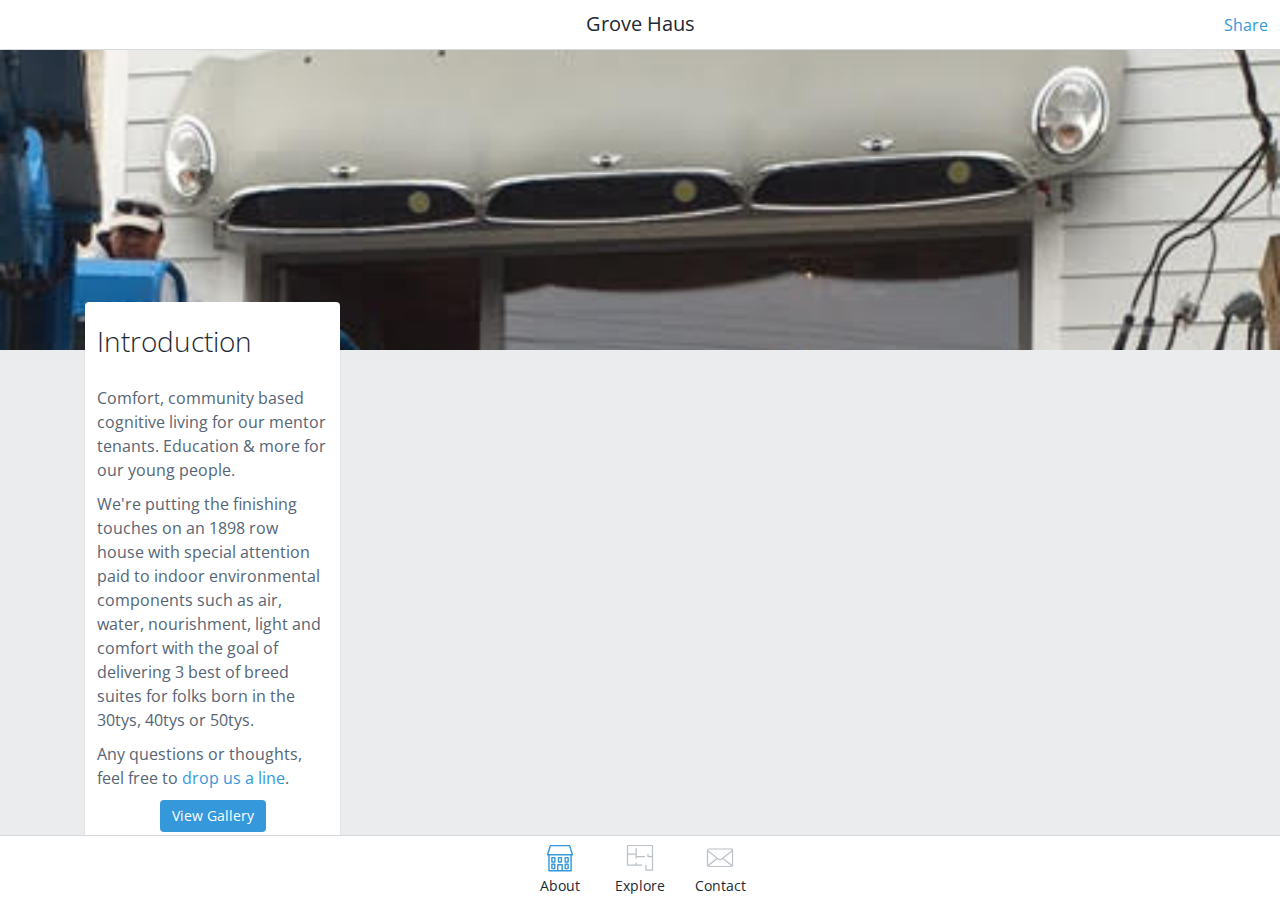
<file: index.html>
<!DOCTYPE html>
<html lang="en">
<head>
	<meta http-equiv="X-UA-Compatible" content="IE=edge,chrome=1">
	<title>About | Grove Haus</title>
	<meta property="og:site_name" content="Grove Haus">
	<meta property="og:title" content="Grove Haus">
	<meta property="og:url" content="http://www.grove.littlebrook.me">
	<meta property="og:type" content="website">
	<meta property="og:image" content="img/social-fav.png"/>
	<meta property="og:description" content="Grove Haus is an eco friendly rental property managed by Steve Oliver.  Steve has spent several years perfecting the art of eco-renovations.  The Grove Haus application teaches people about eco frinedly technologies and decisions made when renovating the property.">  
	<meta itemprop="name" content="Grove Haus">
	<meta itemprop="url" content="http://www.grove.littlebrook.me">
	<meta itemprop="description" content="Grove Haus is an eco friendly rental property managed by Steve Oliver.  Steve has spent several years perfecting the art of eco-renovations.  The Grove Haus application teaches people about eco frinedly technologies and decisions made when renovating the property.">
	<meta name="robots" content="index,follow">
	<meta charset="utf-8">
	<meta name="viewport" content="width=device-width, initial-scale=1">
	<link href="stylesheets/main.css" rel="stylesheet">
	<link rel="apple-touch-icon" sizes="57x57" href="img/fav/apple-icon-57x57.png">
	<link rel="apple-touch-icon" sizes="60x60" href="img/fav/apple-icon-60x60.png">
	<link rel="apple-touch-icon" sizes="72x72" href="img/fav/apple-icon-72x72.png">
	<link rel="apple-touch-icon" sizes="76x76" href="img/fav/apple-icon-76x76.png">
	<link rel="apple-touch-icon" sizes="114x114" href="img/fav/apple-icon-114x114.png">
	<link rel="apple-touch-icon" sizes="120x120" href="img/fav/apple-icon-120x120.png">
	<link rel="apple-touch-icon" sizes="144x144" href="img/fav/apple-icon-144x144.png">
	<link rel="apple-touch-icon" sizes="152x152" href="img/fav/apple-icon-152x152.png">
	<link rel="apple-touch-icon" sizes="180x180" href="img/fav/apple-icon-180x180.png">
	<link rel="icon" type="image/png" sizes="192x192"  href="img/fav/android-icon-192x192.png">
	<link rel="icon" type="image/png" sizes="32x32" href="img/fav/favicon-32x32.png">
	<link rel="icon" type="image/png" sizes="96x96" href="img/fav/favicon-96x96.png">
	<link rel="icon" type="image/png" sizes="16x16" href="img/fav/favicon-16x16.png">
	<link rel="manifest" href="/manifest.json">
	<meta name="msapplication-TileColor" content="#ffffff">
	<meta name="msapplication-TileImage" content="img/fav/ms-icon-144x144.png">
	<meta name="theme-color" content="#ffffff">
</head>

<body id="home">

	<header class="row">
		<div class="header-left">
			<!-- <a href="#"><i class="fa fa-angle-left" aria-hidden="true"></i> Explore</a> -->
		</div>
		<div class="header-center">
			<h2>Grove Haus</h2>
		</div>
		<div class="header-right">
			<a href="#social-share" data-toggle="modal">Share</a>
		</div>
	</header>

	<div class="content">
		<div id="hero" class="row text-center">
			<!-- <a href="#intro-video" data-toggle="modal"><i class="fa fa-play-circle" aria-hidden="true"></i></a> -->
		</div>

		<div class="container">
			<div class="row">
				<div class="col-md-3 col-sm-6">
					<div class="card">
						<div class="card-body">
							<h1>Introduction</h1>
							<br>
							<p>Comfort, community based cognitive living for our mentor tenants.  Education & more for our young people.</p>
							<p>We're putting the finishing touches on an 1898 row house with special attention paid to indoor environmental components such as air, water, nourishment, light and comfort with the goal of delivering 3 best of breed suites for folks born in the 30tys, 40tys or 50tys. </p>
							<p>Any questions or thoughts, feel free to <a href="contact.html">drop us a line</a>.</p>
							<p class="text-center">
								<a class="btn btn-primary" href="#intro-gallery" data-toggle="modal">View Gallery</a>
							</p>
						</div>
					</div>
				</div>	
				
				<div class="row divider">
					<div class="col-sm-12">
						<label>In The Works</label>
						<span></span>
					</div>
				</div>
				
				<div class="col-md-3 col-sm-6">
					<div class="card">
						<div class="card-header icon-header">
							<i class="fa fa-building"></i>
						</div>
						<div class="card-body">
							<p>Three pet friendly suites designed to complement the aging in place process each with bedroom, sitting area, bathroom and individual controls for both heating and air-conditioning.</p>
						</div>
					</div>
				</div>

				<div class="col-md-3 col-sm-6">
					<div class="card">
						<div class="card-header icon-header">
							<i class="fa fa-sun-o"></i>
						</div>
						<div class="card-body">
							<p>Well thought out natural and LED lighting throughout the house.</p>
						</div>
					</div>
				</div>

				<div class="col-md-3 col-sm-6">
					<div class="card">
						<div class="card-header icon-header">
							<i class="fa fa-leaf"></i>
						</div>
						<div class="card-body">
							<p>Purpose based daily living with two drivers: our entrepreneurial partnership with the flower growing folks at Nurturing Nature Farm and mentoring opportunities within our <a href="http://zumo.littlebrook.me" target="_blank">Zumobike.com</a> program.</p>
						</div>
					</div>
				</div>

				<div class="col-md-3 col-sm-6">
					<div class="card">
						<div class="card-header icon-header">
							<i class="fa fa-archive"></i>
						</div>
						<div class="card-body">
							<p>Engineered pantries combined with on-going nutrition / food coaching to promote better living and clear thinking.</p>
						</div>
					</div>
				</div>

				<div class="col-md-3 col-sm-6">
					<div class="card">
						<div class="card-header icon-header">
							<i class="fa fa-thermometer-full"></i>
						</div>
						<div class="card-body">
							<p>A three season outside living area with multiple varieties of winged visitors.</p>
						</div>
					</div>
				</div>

				<div class="col-md-3 col-sm-6">
					<div class="card">
						<div class="card-header icon-header">
							<i class="fa fa-plug"></i>
						</div>
						<div class="card-body">
							<p>A power plant driven by the sun.</p>
						</div>
					</div>
				</div>

				<div class="row divider">
					<div class="col-sm-12">
						<label>Upcoming Education Features</label>
						<span></span>
					</div>
				</div>

				<div class="col-md-3 col-sm-6">
					<div class="card">
						<div class="card-header icon-header">
							<i class="fa fa-mortar-board"></i>
						</div>
						<div class="card-body">
							<p>On the education front, to arm our young people with career touches in the fields of comfort housing and healthy, mentor-based living, by the spring of 2018, we'll be serving up:</p>
							<ul>
								<li>Comfort based housing data for our young students to complement their low carbon energy studies.</li>
								<li>Web content addressing the how and why's associated with the comfort, convenience, sustainability and healthy living standards we've built into Reid Haus.</li>
								<li>Education and eventually internship to work opportunities in the growing fields of mentor based healthy living and sustainable, Passive House buildings.</li>
							</ul>
						</div>
					</div>
				</div>

				<div class="row divider">
					<div class="col-sm-12">
						<label>Additional Details</label>
						<span></span>
					</div>
				</div>

				<div class="col-md-3 col-sm-6">
					<div class="card">
						<div class="card-header icon-header text-center">
							<i class="fa fa-money"></i>
							<h1 class="light">Pricing</h3>
						</div>
						<div class="card-body">
							<p>Suite 1 and 3: <b>$1295</b> per month</p>
							<p>Suite 2: <b>$1195</b> per month</p>
						</div>
					</div>
				</div>

				<div class="col-md-3 col-sm-6">
					<div class="card">
						<div class="card-header icon-header text-center">
							<i class="fa fa-map-marker"></i>
							<h1 class="light">Location</h3>
						</div>
						<div class="card-body">
							<address>304 Grove Street, Bridgeport, PA</address>
						</div>
					</div>
				</div>

				<div class="col-md-3 col-sm-6">
					<div class="card">
						<div class="card-header icon-header text-center">
							<i class="fa fa-phone"></i>
							<h1 class="light">Contact</h3>
						</div>
						<div class="card-body">
							<p>Contact Steve Oliver at <a href="tel:610-633-2830">610-633-2830</a></p>
						</div>
					</div>
				</div>

				<div class="col-md-3 col-sm-6">
					<div class="card">
						<div class="card-header icon-header text-center">
							<i class="fa fa-star"></i>
							<h1 class="light">Ideal Tenant</h3>
						</div>
						<div class="card-body">
							<ul>
								<li>Likes the idea of camaraderie.</li>
								<li>Is open to sharing common areas in the home.</li>
								<li>Is all in with respect to a cognitive lifestyle with purpose.</li>
								<li>Is willing to pitch in with ideas and concepts that will help us grow our community based clear thinking housing model.</li>
							</ul>
						</div>
					</div>
				</div>

				<div class="col-md-3 col-sm-6">
					<div class="card">
						<div class="card-header icon-header text-center">
							<i class="fa fa-star"></i>
							<h1 class="light">Suggested Reading</h3>
						</div>
						<div class="card-body">
							<ul>
								<li>The End Of Alzeheimers</li>
								<li>Being Mortal</li>
								<li>Brain Grain</li>
							</ul>
						</div>
					</div>
				</div>

			</div>
		</div>
	</div>

	<footer class="row">
		<ul class="text-center nav nav-pills">
		  <li  role="presentation" class="active"><a href="index.html"><span id="nav-about"></span><label>About</label></a></li>
		  <li  role="presentation"><a href="explore.html"><span id="nav-explore"></span><label>Explore</label></a></li>
		  <li  role="presentation"><a href="contact.html"><span id="nav-contact"></span><label>Contact</label></a></li>
		</ul>
	</footer>

	<!-- Modals -->
	<div id="social-share" class="modal fade" tabindex="-1" role="dialog">
	  <div class="modal-dialog" role="document">
	    <div class="modal-content">
	      <div class="modal-header text-center">
	        <h1>Share this page</h1>
	      </div>
	      <div class="modal-body text-center">
	        <div class="row">
	        	<a href="https://twitter.com/share" data-target="_blank" class="btn btn-lg btn-twitter btn-block" data-text="Check out this cool technology used by Zadroga Haus" data-url="http://zadroga.littlebrook.me" data-hashtags="ecofriendly"><i class="fa fa-twitter"></i> Tweet</a>
	        </div>
	        <br>
	        <div class="row">
	        	<a href="http://www.facebook.com/share" data-target="_blank" class="btn btn-lg btn-facebook btn-block" data-href="http://zadroga.littlebrook.me"><i class="fa fa-facebook"></i> Share</a>
	        </div>	
	      </div>
	      <div class="modal-footer text-center">
	        <a href="#" data-dismiss="modal">Close</a>
	      </div>
	    </div><!-- /.modal-content -->
	  </div><!-- /.modal-dialog -->
	</div><!-- /.modal -->

	<div id="intro-video" class="modal fade" tabindex="-1" role="dialog">
	  <div class="modal-dialog" role="document">
	    <div class="modal-content">
	      <!-- <div class="modal-header text-center">
	        <h1>Share this page</h1>
	      </div> -->
	      <div class="modal-body text-center">
	        <div class="row">
	        	<!-- 16:9 aspect ratio -->
				<div class="embed-responsive embed-responsive-16by9">
				  <iframe width="560" height="315" src="https://www.youtube.com/embed/lWLOWMVcKO8" frameborder="0" allowfullscreen></iframe>
				</div>
	        </div>			
	      </div>
	      <div class="modal-footer text-center">
	        <a href="#" data-dismiss="modal">Close</a>
	      </div>
	    </div><!-- /.modal-content -->
	  </div><!-- /.modal-dialog -->
	</div><!-- /.modal -->

	<div id="intro-gallery" class="modal feature-modal fade" tabindex="-1" role="dialog">
	  <div class="modal-dialog" role="document">
	    <div class="modal-content">
	      <div class="modal-header">
	      	<h1>Reid Haus.</h1>
	      </div>
	      <div class="modal-body">
	        <div class="row">
	        	<!-- For help on the carousel go to http://getbootstrap.com/docs/3.3/javascript/#carousel -->
	        	<div id="carousel-intro" class="carousel slide" data-ride="carousel">
						  <!-- Indicators -->
						  <ol class="carousel-indicators">
						    <li data-target="#carousel-intro" data-slide-to="0" class="active"></li>
						    <li data-target="#carousel-intro" data-slide-to="1"></li>
						    <li data-target="#carousel-intro" data-slide-to="2"></li>
						  </ol>

						  <!-- Wrapper for slides -->
						  <div class="carousel-inner" role="listbox">
						    <div class="item active">
						      <img src="img/thumb.png" alt="...">
						    </div>
						    <div class="item">
						      <img src="img/thumb.png" alt="...">
						    </div>
						    <div class="item">
						      <img src="img/thumb.png" alt="...">
						    </div>
						  </div>

						  <!-- Controls -->
						  <a class="left carousel-control" href="#carousel-intro" role="button" data-slide="prev">
						    <i class="fa fa-arrow-left"></i>
						  </a>
						  <a class="right carousel-control" href="#carousel-intro" role="button" data-slide="next">
						    <i class="fa fa-arrow-right"></i>
						  </a>
						</div>
	        </div>
	      </div>
	      <div class="modal-footer text-center">
	        <a href="#" data-dismiss="modal">Close</a>
	      </div>
	    </div><!-- /.modal-content -->
	  </div><!-- /.modal-dialog -->
	</div><!-- /.modal -->
	

	

	<!-- Scripts -->
	<script type="text/javascript">
		$('.carousel').carousel()
	</script>
	<script type="text/javascript" src="/js/retina.js"></script>
	<script src="https://ajax.googleapis.com/ajax/libs/jquery/1.11.1/jquery.min.js"></script>
	<script src="https://maxcdn.bootstrapcdn.com/bootstrap/3.3.6/js/bootstrap.min.js" integrity="sha384-0mSbJDEHialfmuBBQP6A4Qrprq5OVfW37PRR3j5ELqxss1yVqOtnepnHVP9aJ7xS" crossorigin="anonymous"></script>
</body>
</html>
</file>
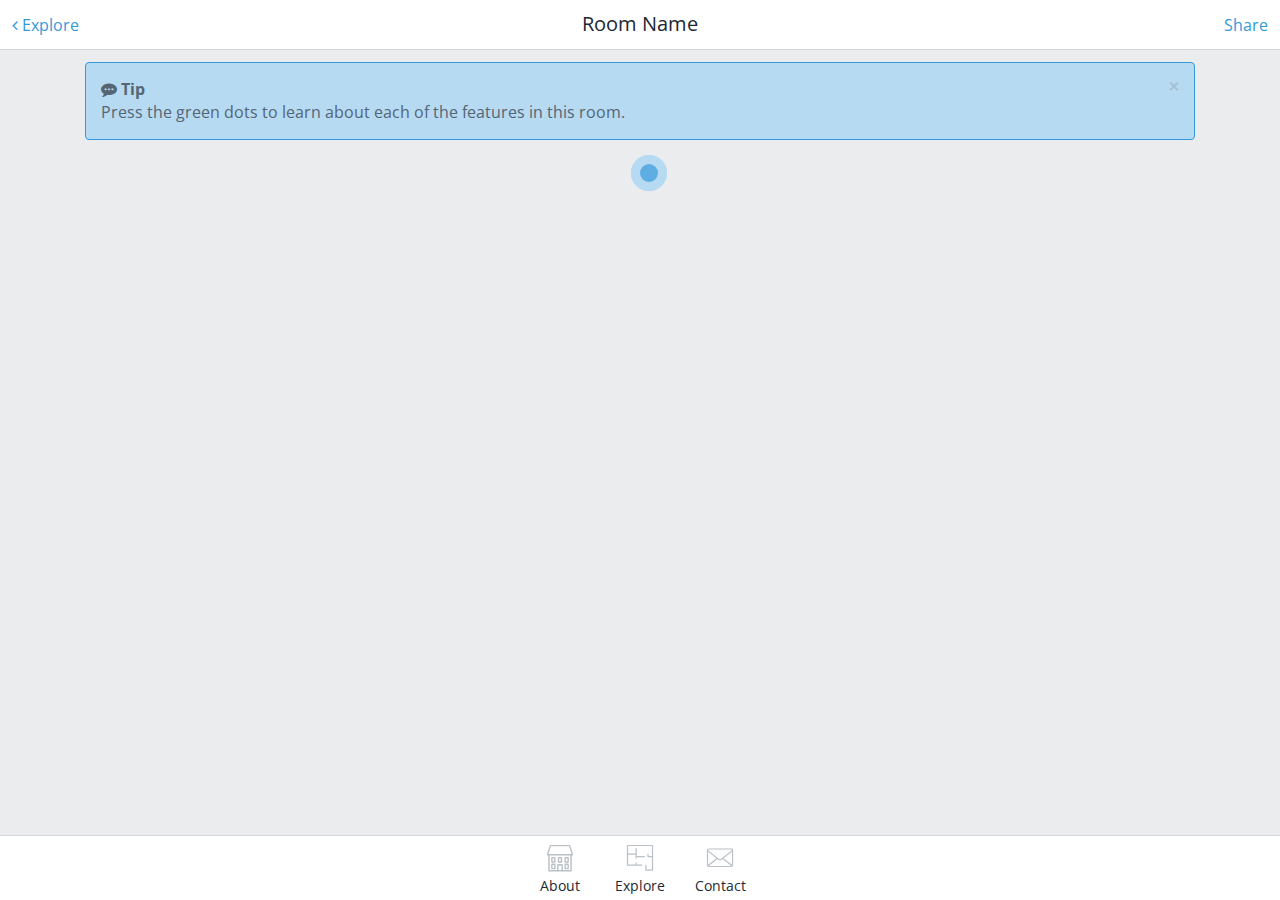
<file: bath.html>
<!DOCTYPE html>
<html lang="en">
<head>
	<meta http-equiv="X-UA-Compatible" content="IE=edge,chrome=1">
	<title>Bath | Grove Haus</title>
	<meta property="og:site_name" content="Grove Haus">
	<meta property="og:title" content="Grove Haus">
	<meta property="og:url" content="http://www.grove.littlebrook.me">
	<meta property="og:type" content="website">
	<meta property="og:image" content="img/social-fav.png"/>
	<meta property="og:description" content="Grove Haus is an eco friendly rental property managed by Steve Oliver.  Steve has spent several years perfecting the art of eco-renovations.  The Grove Haus application teaches people about eco frinedly technologies and decisions made when renovating the property.">  
	<meta itemprop="name" content="Grove Haus">
	<meta itemprop="url" content="http://www.grove.littlebrook.me">
	<meta itemprop="description" content="Grove Haus is an eco friendly rental property managed by Steve Oliver.  Steve has spent several years perfecting the art of eco-renovations.  The Grove Haus application teaches people about eco frinedly technologies and decisions made when renovating the property.">
	<meta name="robots" content="index,follow">
	<meta charset="utf-8">
	<meta name="viewport" content="width=device-width, initial-scale=1">
	<link href="stylesheets/main.css" rel="stylesheet">
	<link rel="apple-touch-icon" sizes="57x57" href="img/fav/apple-icon-57x57.png">
	<link rel="apple-touch-icon" sizes="60x60" href="img/fav/apple-icon-60x60.png">
	<link rel="apple-touch-icon" sizes="72x72" href="img/fav/apple-icon-72x72.png">
	<link rel="apple-touch-icon" sizes="76x76" href="img/fav/apple-icon-76x76.png">
	<link rel="apple-touch-icon" sizes="114x114" href="img/fav/apple-icon-114x114.png">
	<link rel="apple-touch-icon" sizes="120x120" href="img/fav/apple-icon-120x120.png">
	<link rel="apple-touch-icon" sizes="144x144" href="img/fav/apple-icon-144x144.png">
	<link rel="apple-touch-icon" sizes="152x152" href="img/fav/apple-icon-152x152.png">
	<link rel="apple-touch-icon" sizes="180x180" href="img/fav/apple-icon-180x180.png">
	<link rel="icon" type="image/png" sizes="192x192"  href="img/fav/android-icon-192x192.png">
	<link rel="icon" type="image/png" sizes="32x32" href="img/fav/favicon-32x32.png">
	<link rel="icon" type="image/png" sizes="96x96" href="img/fav/favicon-96x96.png">
	<link rel="icon" type="image/png" sizes="16x16" href="img/fav/favicon-16x16.png">
	<link rel="manifest" href="/manifest.json">
	<meta name="msapplication-TileColor" content="#ffffff">
	<meta name="msapplication-TileImage" content="img/fav/ms-icon-144x144.png">
	<meta name="theme-color" content="#ffffff">
</head>

<body>

	<header class="row">
		<div class="header-left">
			<a href="explore.html"><i class="fa fa-angle-left" aria-hidden="true"></i> Explore</a>
		</div>
		<div class="header-center">
			<h2>Room Name</h2>
		</div>
		<div class="header-right">
			<a href="#social-share" data-toggle="modal">Share</a>
		</div>
	</header>

	<div class="content">
		<div class="container">
			<div class="row">
				<div class="col-md-12">
					<div class="alert alert-info alert-dismissible" role="alert">
					  <button type="button" class="close" data-dismiss="alert" aria-label="Close"><span aria-hidden="true">&times;</span></button>
					  <i class="fa fa-commenting" aria-hidden="true"></i> <strong>Tip</strong> <br>Press the green dots to learn about each of the features in this room.
					</div>
				</div>
			</div>
			<div class="row text-center">
				<div id="bath-plan" class="plan-container">
					<div class="plan-layer"></div>
					<div id="bath-plan-buttons" class="btn-layer">
						<a id="btn-bath-1" href="#bath-1-feature" data-toggle="modal" class="btn btn-dot pulse"></a>
						<a id="btn-bath-2" href="#bath-2-feature" data-toggle="modal" class="btn btn-dot pulse"></a>
					</div>
				</div>
			</div>
		</div>
	</div>

	<footer class="row">
		<ul class="text-center nav nav-pills">
		  <li  role="presentation"><a href="index.html"><span id="nav-about"></span><label>About</label></a></li>
		  <li  role="presentation"><a href="explore.html"><span id="nav-explore"></span><label>Explore</label></a></li>
		  <li  role="presentation"><a href="contact.html"><span id="nav-contact"></span><label>Contact</label></a></li>
		</ul>
	</footer>

	<!-- Modals -->
	<div id="social-share" class="modal fade" tabindex="-1" role="dialog">
	  <div class="modal-dialog" role="document">
	    <div class="modal-content">
	      <div class="modal-header text-center">
	        <h1>Share this page</h1>
	      </div>
	      <div class="modal-body text-center">
	        <div class="row">
	        	<a href="https://twitter.com/share" data-target="_blank" class="btn btn-lg btn-twitter btn-block" data-text="Check out this cool technology used by Zadroga Haus" data-url="http://zadroga.littlebrook.me" data-hashtags="ecofriendly"><i class="fa fa-twitter"></i> Tweet</a>
	        </div>
	        <br>
	        <div class="row">
	        	<a href="http://www.facebook.com/share" data-target="_blank" class="btn btn-lg btn-facebook btn-block" data-href="http://zadroga.littlebrook.me"><i class="fa fa-facebook"></i> Share</a>
	        </div>	
	      </div>
	      <div class="modal-footer text-center">
	        <a href="#" data-dismiss="modal">Close</a>
	      </div>
	    </div><!-- /.modal-content -->
	  </div><!-- /.modal-dialog -->
	</div><!-- /.modal -->

	<div id="bath-1-feature" class="modal feature-modal fade" tabindex="-1" role="dialog">
	  <div class="modal-dialog" role="document">
	    <div class="modal-content">
	      <div class="modal-header">
	        <img src="img/features/bath/MotionSensingFan.jpg">
	      </div>
	      <div class="modal-body">
	        <div class="row">
	        	<h1>Motion Sensing Fan</h1>
	        </div>
	      </div>
	      <div class="modal-footer text-center">
	        <a href="#" data-dismiss="modal">Close</a>
	      </div>
	    </div><!-- /.modal-content -->
	  </div><!-- /.modal-dialog -->
	</div><!-- /.modal -->

	<div id="bath-2-feature" class="modal feature-modal fade" tabindex="-1" role="dialog">
	  <div class="modal-dialog" role="document">
	    <div class="modal-content">
	      <div class="modal-header">
	        <img src="img/features/bath/SinkPositiveWaterSavingToilet.jpg">
	      </div>
	      <div class="modal-body">
	        <div class="row">
	        	<h1>Sink Positive Water Saving Toilet</h1>
	        </div>
	      </div>
	      <div class="modal-footer text-center">
	        <a href="#" data-dismiss="modal">Close</a>
	      </div>
	    </div><!-- /.modal-content -->
	  </div><!-- /.modal-dialog -->
	</div><!-- /.modal -->
	

	

	<!-- Scripts -->
	<script type="text/javascript" src="/js/retina.js"></script>
	<script src="https://ajax.googleapis.com/ajax/libs/jquery/1.11.1/jquery.min.js"></script>
	<script src="https://maxcdn.bootstrapcdn.com/bootstrap/3.3.6/js/bootstrap.min.js" integrity="sha384-0mSbJDEHialfmuBBQP6A4Qrprq5OVfW37PRR3j5ELqxss1yVqOtnepnHVP9aJ7xS" crossorigin="anonymous"></script>
</body>
</html>
</file>
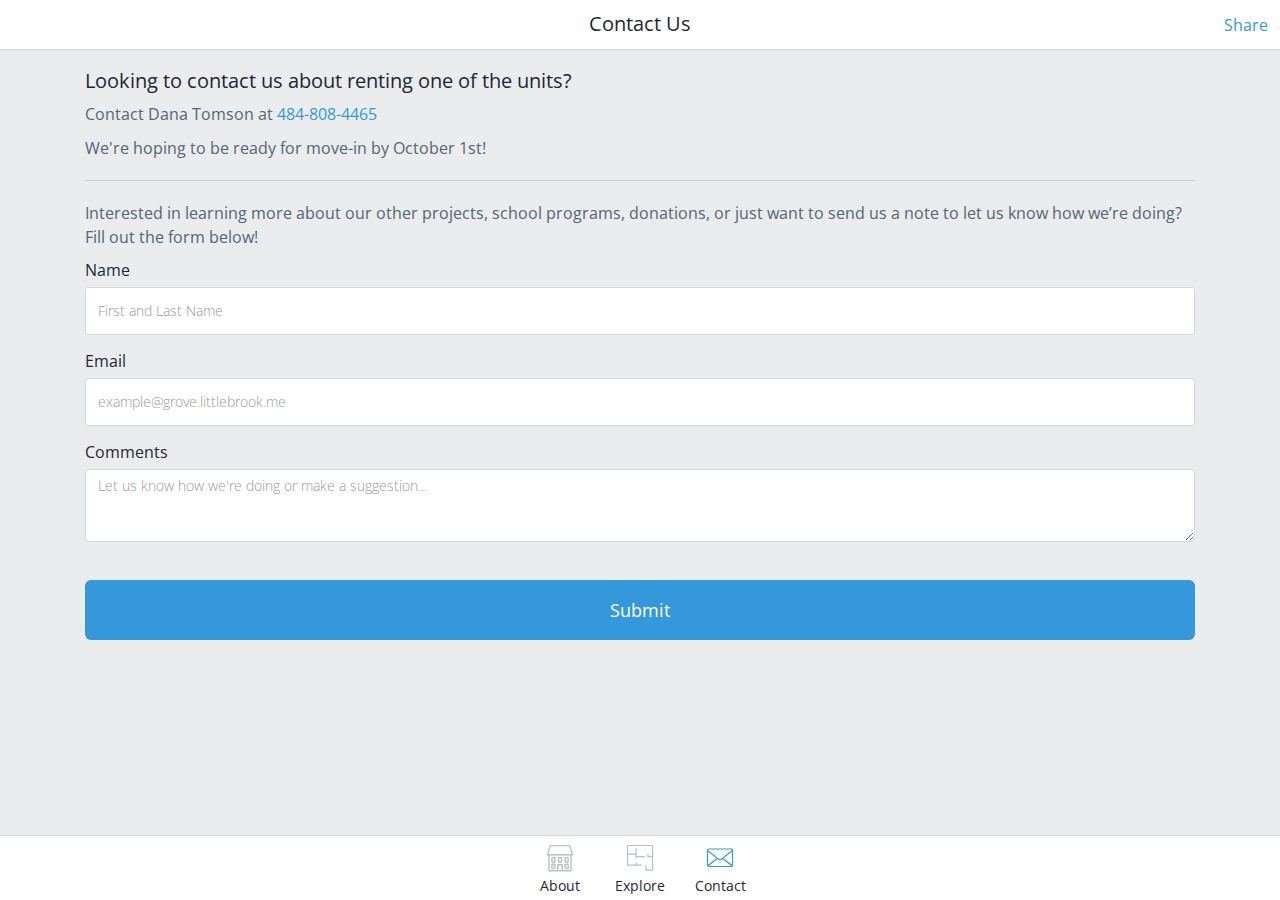
<file: contact.html>
<!DOCTYPE html>
<html lang="en">
<head>
	<meta http-equiv="X-UA-Compatible" content="IE=edge,chrome=1">
	<title>Contact | Grove Haus</title>
	<meta property="og:site_name" content="Grove Haus">
	<meta property="og:title" content="Grove Haus">
	<meta property="og:url" content="http://www.grove.littlebrook.me">
	<meta property="og:type" content="website">
	<meta property="og:image" content="img/social-fav.png"/>
	<meta property="og:description" content="Grove Haus is an eco friendly rental property managed by Steve Oliver.  Steve has spent several years perfecting the art of eco-renovations.  The Grove Haus application teaches people about eco frinedly technologies and decisions made when renovating the property.">  
	<meta itemprop="name" content="Grove Haus">
	<meta itemprop="url" content="http://www.grove.littlebrook.me">
	<meta itemprop="description" content="Grove Haus is an eco friendly rental property managed by Steve Oliver.  Steve has spent several years perfecting the art of eco-renovations.  The Grove Haus application teaches people about eco frinedly technologies and decisions made when renovating the property.">
	<meta name="robots" content="index,follow">
	<meta charset="utf-8">
	<meta name="viewport" content="width=device-width, initial-scale=1">
	<link href="stylesheets/main.css" rel="stylesheet">
	<link rel="apple-touch-icon" sizes="57x57" href="img/fav/apple-icon-57x57.png">
	<link rel="apple-touch-icon" sizes="60x60" href="img/fav/apple-icon-60x60.png">
	<link rel="apple-touch-icon" sizes="72x72" href="img/fav/apple-icon-72x72.png">
	<link rel="apple-touch-icon" sizes="76x76" href="img/fav/apple-icon-76x76.png">
	<link rel="apple-touch-icon" sizes="114x114" href="img/fav/apple-icon-114x114.png">
	<link rel="apple-touch-icon" sizes="120x120" href="img/fav/apple-icon-120x120.png">
	<link rel="apple-touch-icon" sizes="144x144" href="img/fav/apple-icon-144x144.png">
	<link rel="apple-touch-icon" sizes="152x152" href="img/fav/apple-icon-152x152.png">
	<link rel="apple-touch-icon" sizes="180x180" href="img/fav/apple-icon-180x180.png">
	<link rel="icon" type="image/png" sizes="192x192"  href="img/fav/android-icon-192x192.png">
	<link rel="icon" type="image/png" sizes="32x32" href="img/fav/favicon-32x32.png">
	<link rel="icon" type="image/png" sizes="96x96" href="img/fav/favicon-96x96.png">
	<link rel="icon" type="image/png" sizes="16x16" href="img/fav/favicon-16x16.png">
	<link rel="manifest" href="/manifest.json">
	<meta name="msapplication-TileColor" content="#ffffff">
	<meta name="msapplication-TileImage" content="img/fav/ms-icon-144x144.png">
	<meta name="theme-color" content="#ffffff">
</head>

<body>

	<header class="row">
		<div class="header-left">
			<!-- <a href="#"><i class="fa fa-angle-left" aria-hidden="true"></i> Explore</a> -->
		</div>
		<div class="header-center">
			<h2>Contact Us</h2>
		</div>
		<div class="header-right">
			<a href="#social-share" data-toggle="modal">Share</a>
		</div>
	</header>

	<div class="content">
		<div class="container">
			<div class="row">
				<div class="col-md-12">
					<h2>Looking to contact us about renting one of the units?</h2>
					<p>Contact Dana Tomson at <a href="tel:484-808-4465">484-808-4465</a></p>
					<p>We're hoping to be ready for move-in by October 1st!</p>
					<hr>
					<p>Interested in learning more about our other projects, school programs, donations, or just want to send us a note to let us know how we’re doing?  Fill out the form below!</p>
				</div>		
			</div>
			<div class="row">
				<form method="post" action="form-mail.php" enctype="multipart/form-data">
					
					<div class="row">
						<div class="form-group col-md-12">
							<label for="Name">Name</label>
    						<input name="Name" id="Name" type="text" class="form-control" placeholder="First and Last Name">
						</div>
					</div>
					
					<div class="row">
						<div class="form-group col-md-12">
							<label for="Email">Email</label>
    						<input name="Email" id="Email" type="text" class="form-control" placeholder="example@grove.littlebrook.me">
						</div>
					</div>
					
					<div class="row">
						<div class="form-group col-md-12">
							<label for="Feedback">Comments</label>
						<textarea class="form-control" name="Feedback" id="Feedback" placeholder="Let us know how we're doing or make a suggestion..." rows="3"></textarea>
						</div>
					</div>

					</br>

					<div class="row">
						<div class="col-md-12">
							<input type="submit" name="submit" value="Submit" class="btn btn-lg btn-primary btn-block" />
						</div>
					</div>
				</form>
			</div>
		</div>
	</div>

	<footer class="row">
		<ul class="text-center nav nav-pills">
		  <li  role="presentation"><a href="index.html"><span id="nav-about"></span><label>About</label></a></li>
		  <li  role="presentation"><a href="explore.html"><span id="nav-explore"></span><label>Explore</label></a></li>
		  <li  role="presentation" class="active"><a href="contact.html"><span id="nav-contact"></span><label>Contact</label></a></li>
		</ul>
	</footer>

	<!-- Modals -->
	<div id="social-share" class="modal fade" tabindex="-1" role="dialog">
	  <div class="modal-dialog" role="document">
	    <div class="modal-content">
	      <div class="modal-header text-center">
	        <h1>Share this page</h1>
	      </div>
	      <div class="modal-body text-center">
	        <div class="row">
	        	<a href="https://twitter.com/share" data-target="_blank" class="btn btn-lg btn-twitter btn-block" data-text="Check out this cool technology used by Zadroga Haus" data-url="http://zadroga.littlebrook.me" data-hashtags="ecofriendly"><i class="fa fa-twitter"></i> Tweet</a>
	        </div>
	        <br>
	        <div class="row">
	        	<a href="http://www.facebook.com/share" data-target="_blank" class="btn btn-lg btn-facebook btn-block" data-href="http://zadroga.littlebrook.me"><i class="fa fa-facebook"></i> Share</a>
	        </div>	
	      </div>
	      <div class="modal-footer text-center">
	        <a href="#" data-dismiss="modal">Close</a>
	      </div>
	    </div><!-- /.modal-content -->
	  </div><!-- /.modal-dialog -->
	</div><!-- /.modal -->
	

	

	<!-- Scripts -->
	<script type="text/javascript" src="/js/retina.js"></script>
	<script src="https://ajax.googleapis.com/ajax/libs/jquery/1.11.1/jquery.min.js"></script>
	<script src="https://maxcdn.bootstrapcdn.com/bootstrap/3.3.6/js/bootstrap.min.js" integrity="sha384-0mSbJDEHialfmuBBQP6A4Qrprq5OVfW37PRR3j5ELqxss1yVqOtnepnHVP9aJ7xS" crossorigin="anonymous"></script>
</body>
</html>
</file>
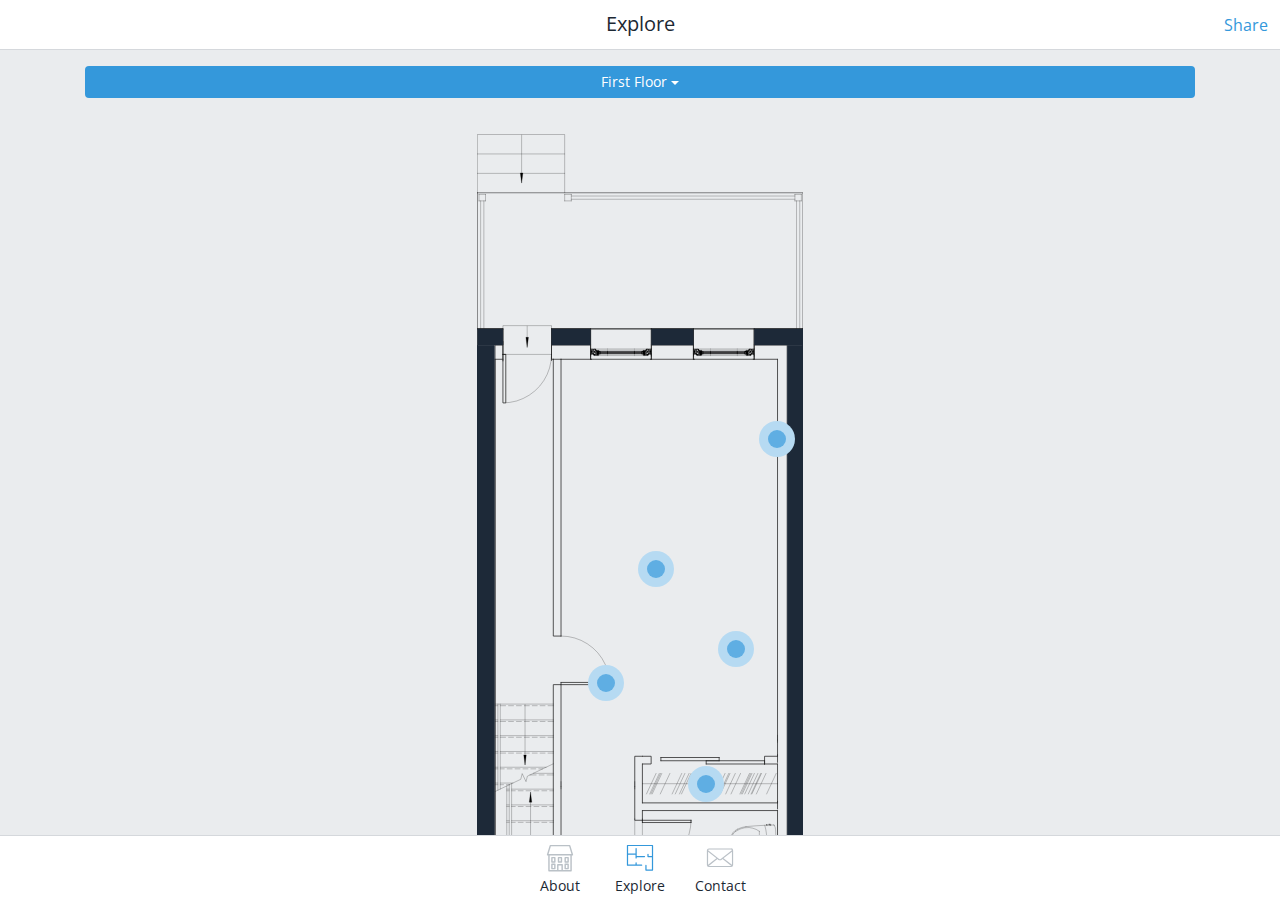
<file: explore.html>
<!DOCTYPE html>
<html lang="en">
<head>
	<meta http-equiv="X-UA-Compatible" content="IE=edge,chrome=1">
	<title>Bath | Grove Haus</title>
	<meta property="og:site_name" content="Grove Haus">
	<meta property="og:title" content="Grove Haus">
	<meta property="og:url" content="http://www.grove.littlebrook.me">
	<meta property="og:type" content="website">
	<meta property="og:image" content="img/social-fav.png"/>
	<meta property="og:description" content="Grove Haus is an eco friendly rental property managed by Steve Oliver.  Steve has spent several years perfecting the art of eco-renovations.  The Grove Haus application teaches people about eco frinedly technologies and decisions made when renovating the property.">  
	<meta itemprop="name" content="Grove Haus">
	<meta itemprop="url" content="http://www.grove.littlebrook.me">
	<meta itemprop="description" content="Grove Haus is an eco friendly rental property managed by Steve Oliver.  Steve has spent several years perfecting the art of eco-renovations.  The Grove Haus application teaches people about eco frinedly technologies and decisions made when renovating the property.">
	<meta name="robots" content="index,follow">
	<meta charset="utf-8">
	<meta name="viewport" content="width=device-width, initial-scale=1">
	<link href="stylesheets/main.css" rel="stylesheet">
		<link href="stylesheets/bootstrap-multiselect.css" rel="stylesheet">
	<link rel="apple-touch-icon" sizes="57x57" href="img/fav/apple-icon-57x57.png">
	<link rel="apple-touch-icon" sizes="60x60" href="img/fav/apple-icon-60x60.png">
	<link rel="apple-touch-icon" sizes="72x72" href="img/fav/apple-icon-72x72.png">
	<link rel="apple-touch-icon" sizes="76x76" href="img/fav/apple-icon-76x76.png">
	<link rel="apple-touch-icon" sizes="114x114" href="img/fav/apple-icon-114x114.png">
	<link rel="apple-touch-icon" sizes="120x120" href="img/fav/apple-icon-120x120.png">
	<link rel="apple-touch-icon" sizes="144x144" href="img/fav/apple-icon-144x144.png">
	<link rel="apple-touch-icon" sizes="152x152" href="img/fav/apple-icon-152x152.png">
	<link rel="apple-touch-icon" sizes="180x180" href="img/fav/apple-icon-180x180.png">
	<link rel="icon" type="image/png" sizes="192x192"  href="img/fav/android-icon-192x192.png">
	<link rel="icon" type="image/png" sizes="32x32" href="img/fav/favicon-32x32.png">
	<link rel="icon" type="image/png" sizes="96x96" href="img/fav/favicon-96x96.png">
	<link rel="icon" type="image/png" sizes="16x16" href="img/fav/favicon-16x16.png">
	<link rel="manifest" href="/manifest.json">
	<meta name="msapplication-TileColor" content="#ffffff">
	<meta name="msapplication-TileImage" content="img/fav/ms-icon-144x144.png">
	<meta name="theme-color" content="#ffffff">
</head>

<body>

	<header class="row">
		<div class="header-left">
			<!-- <a href="#"><i class="fa fa-angle-left" aria-hidden="true"></i> Explore</a> -->
		</div>
		<div class="header-center">
			<h2>Explore</h2>
		</div>
		<div class="header-right">
			<a href="#social-share" data-toggle="modal">Share</a>
		</div>
	</header>

	<div class="content">
		<div class="container">

			<!-- Selector -->
			<div class="row">
				<div class="col-md-12">
					<select id="floor-switch" class="bolt-multiselect btn btn-primary btn-block">
						<option value="cellar">Cellar</option>
						<option value="main" selected>First Floor</option>
						<option value="second">Second Floor</option>
						<option value="third">Third Floor</option>
						<option value="roof">Roof</option>
						<option value="north">North Facade</option>
						<option value="south">South Facade</option>
						<option value="yard">Backyard</option>
					</select>
			  </div>
			</div>	

			<!-- Tab Content -->
			<div class="row text-center">
				<div class="tab-content">

					<!-- Cellar Plan -->
			    <div class="hide" id="cellar">
			    	<div id="cellar-plan" class="plan-container">
							<div class="plan-layer"></div>
							<div id="main-plan-buttons" class="btn-layer">
								<a id="btn-cellar-1" href="#cellar-1-feature" data-toggle="modal" class="btn btn-dot pulse"></a>
								<a id="btn-cellar-2" href="#cellar-2-feature" data-toggle="modal" class="btn btn-dot pulse"></a>
								<a id="btn-cellar-3" href="#cellar-3-feature" data-toggle="modal" class="btn btn-dot pulse"></a>
								<a id="btn-cellar-4" href="#cellar-4-feature" data-toggle="modal" class="btn btn-dot pulse"></a>
								<a id="btn-cellar-5" href="#cellar-5-feature" data-toggle="modal" class="btn btn-dot pulse"></a>
								<a id="btn-cellar-6" href="#cellar-6-feature" data-toggle="modal" class="btn btn-dot pulse"></a>
								<a id="btn-cellar-7" href="#cellar-7-feature" data-toggle="modal" class="btn btn-dot pulse"></a>
								<a id="btn-cellar-8" href="#cellar-8-feature" data-toggle="modal" class="btn btn-dot pulse"></a>
								<a id="btn-cellar-9" href="#cellar-9-feature" data-toggle="modal" class="btn btn-dot pulse"></a>
							</div>
						</div>
			    </div>

			    <!-- Main Level Plan -->
			    <div class="" id="main">
			    	<div id="main-plan" class="plan-container">
							<div class="plan-layer"></div>
							<div id="main-plan-buttons" class="btn-layer">
								<!-- Family Room -->
								<a id="btn-family-1" href="#family-1-feature" data-toggle="modal" class="btn btn-dot pulse"></a>
								<a id="btn-family-2" href="#family-2-feature" data-toggle="modal" class="btn btn-dot pulse"></a>
								<a id="btn-family-3" href="#family-3-feature" data-toggle="modal" class="btn btn-dot pulse"></a>
								<a id="btn-family-4" href="#family-4-feature" data-toggle="modal" class="btn btn-dot pulse"></a>
								<a id="btn-family-5" href="#family-5-feature" data-toggle="modal" class="btn btn-dot pulse"></a>
								<a id="btn-family-6" href="#family-6-feature" data-toggle="modal" class="btn btn-dot pulse"></a>
								<a id="btn-family-7" href="#family-7-feature" data-toggle="modal" class="btn btn-dot pulse"></a>
								<a id="btn-family-8" href="#family-8-feature" data-toggle="modal" class="btn btn-dot pulse"></a>
								<a id="btn-family-9" href="#family-9-feature" data-toggle="modal" class="btn btn-dot pulse"></a>
								<a id="btn-family-10" href="#family-10-feature" data-toggle="modal" class="btn btn-dot pulse"></a>
								<a id="btn-family-11" href="#family-11-feature" data-toggle="modal" class="btn btn-dot pulse"></a>
								<!-- First Floor Suite -->
								<a id="btn-first-suite-1" href="#first-suite-1-feature" data-toggle="modal" class="btn btn-dot pulse"></a>
								<a id="btn-first-suite-2" href="#first-suite-2-feature" data-toggle="modal" class="btn btn-dot pulse"></a>
								<a id="btn-first-suite-3" href="#first-suite-3-feature" data-toggle="modal" class="btn btn-dot pulse"></a>
								<a id="btn-first-suite-4" href="#first-suite-4-feature" data-toggle="modal" class="btn btn-dot pulse"></a>
								<a id="btn-first-suite-5" href="#first-suite-5-feature" data-toggle="modal" class="btn btn-dot pulse"></a>
								<a id="btn-first-suite-6" href="#first-suite-6-feature" data-toggle="modal" class="btn btn-dot pulse"></a>
							</div>
						</div>
			    </div>

			    <!-- Second Level PLan -->
			    <div class="hide" id="second">
			    	<div id="second-plan" class="plan-container">
							<div class="plan-layer"></div>
							<div id="second-plan-buttons" class="btn-layer">
								<a id="btn-second-living-1" href="#second-living-1-feature" data-toggle="modal" class="btn btn-dot pulse"></a>
								<a id="btn-second-living-2" href="#second-living-2-feature" data-toggle="modal" class="btn btn-dot pulse"></a>
								<a id="btn-second-living-3" href="#second-living-3-feature" data-toggle="modal" class="btn btn-dot pulse"></a>
								<a id="btn-second-living-4" href="#second-living-4-feature" data-toggle="modal" class="btn btn-dot pulse"></a>
								<a id="btn-second-living-5" href="#second-living-5-feature" data-toggle="modal" class="btn btn-dot pulse"></a>
								<a id="btn-second-living-6" href="#second-living-6-feature" data-toggle="modal" class="btn btn-dot pulse"></a>
								<a id="btn-second-living-7" href="#second-living-7-feature" data-toggle="modal" class="btn btn-dot pulse"></a>
								<a id="btn-second-living-8" href="#second-living-8-feature" data-toggle="modal" class="btn btn-dot pulse"></a>
								<a id="btn-second-living-9" href="#second-living-9-feature" data-toggle="modal" class="btn btn-dot pulse"></a>
								<a id="btn-second-living-10" href="#second-living-10-feature" data-toggle="modal" class="btn btn-dot pulse"></a>
							</div>
						</div>
			    </div>

			    <!-- Third Level PLan -->
			    <div class="hide" id="third">
			    	<div id="third-plan" class="plan-container">
							<div class="plan-layer"></div>
							<div id="third-plan-buttons" class="btn-layer">
								<a id="btn-third-1" href="#third-1-feature" data-toggle="modal" class="btn btn-dot pulse"></a>
								<a id="btn-third-2" href="#third-2-feature" data-toggle="modal" class="btn btn-dot pulse"></a>
								<a id="btn-third-3" href="#third-3-feature" data-toggle="modal" class="btn btn-dot pulse"></a>
								<a id="btn-third-4" href="#third-4-feature" data-toggle="modal" class="btn btn-dot pulse"></a>
								<a id="btn-third-5" href="#third-5-feature" data-toggle="modal" class="btn btn-dot pulse"></a>
								<a id="btn-third-7" href="#third-7-feature" data-toggle="modal" class="btn btn-dot pulse"></a>
								<a id="btn-third-8" href="#third-8-feature" data-toggle="modal" class="btn btn-dot pulse"></a>
								<a id="btn-third-9" href="#third-9-feature" data-toggle="modal" class="btn btn-dot pulse"></a>
								<a id="btn-third-10" href="#third-10-feature" data-toggle="modal" class="btn btn-dot pulse"></a>
								<a id="btn-third-11" href="#third-11-feature" data-toggle="modal" class="btn btn-dot pulse"></a>
								<a id="btn-third-12" href="#third-12-feature" data-toggle="modal" class="btn btn-dot pulse"></a>
							</div>
						</div>
			    </div>

			    <!-- Roof PLan -->
			    <div class="hide" id="roof">
			    	<div id="roof-plan" class="plan-container">
							<div class="plan-layer"></div>
							<div id="roof-plan-buttons" class="btn-layer">
								<a id="btn-roof-1" href="#roof-1-feature" data-toggle="modal" class="btn btn-dot pulse"></a>
								<a id="btn-roof-2" href="#roof-2-feature" data-toggle="modal" class="btn btn-dot pulse"></a>
								<a id="btn-roof-3" href="#roof-3-feature" data-toggle="modal" class="btn btn-dot pulse"></a>
								<a id="btn-roof-4" href="#roof-4-feature" data-toggle="modal" class="btn btn-dot pulse"></a>
								<a id="btn-roof-5" href="#roof-5-feature" data-toggle="modal" class="btn btn-dot pulse"></a>
								<a id="btn-roof-6" href="#roof-6-feature" data-toggle="modal" class="btn btn-dot pulse"></a>
								<a id="btn-roof-7" href="#roof-7-feature" data-toggle="modal" class="btn btn-dot pulse"></a>
								<a id="btn-roof-8" href="#roof-8-feature" data-toggle="modal" class="btn btn-dot pulse"></a>
								<a id="btn-roof-9" href="#roof-9-feature" data-toggle="modal" class="btn btn-dot pulse"></a>
								<a id="btn-roof-10" href="#roof-10-feature" data-toggle="modal" class="btn btn-dot pulse"></a>
								<a id="btn-roof-11" href="#roof-11-feature" data-toggle="modal" class="btn btn-dot pulse"></a>
							</div>
						</div>
			    </div>

			    <!-- North Facade -->
			    <div class="hide" id="north">
			    	<div id="north-plan" class="plan-container">
							<div class="plan-layer"></div>
							<div id="main-plan-buttons" class="btn-layer">
								<a id="btn-north-1" href="#north-1-feature" data-toggle="modal" class="btn btn-dot pulse"></a>
								<a id="btn-north-2" href="#north-2-feature" data-toggle="modal" class="btn btn-dot pulse"></a>
								<a id="btn-north-3" href="#north-3-feature" data-toggle="modal" class="btn btn-dot pulse"></a>
								<a id="btn-north-4" href="#north-4-feature" data-toggle="modal" class="btn btn-dot pulse"></a>
								<a id="btn-north-5" href="#north-5-feature" data-toggle="modal" class="btn btn-dot pulse"></a>
								<a id="btn-north-6" href="#north-6-feature" data-toggle="modal" class="btn btn-dot pulse"></a>
								<a id="btn-north-7" href="#north-7-feature" data-toggle="modal" class="btn btn-dot pulse"></a>
								<a id="btn-north-8" href="#north-8-feature" data-toggle="modal" class="btn btn-dot pulse"></a>
								<a id="btn-north-9" href="#north-9-feature" data-toggle="modal" class="btn btn-dot pulse"></a>
								<a id="btn-north-10" href="#north-10-feature" data-toggle="modal" class="btn btn-dot pulse"></a>
								<a id="btn-north-11" href="#north-11-feature" data-toggle="modal" class="btn btn-dot pulse"></a>
							</div>
						</div>
			    </div>

			    <!-- South Facade -->
			    <div class="hide" id="south">
			    	<div id="south-plan" class="plan-container">
							<div class="plan-layer"></div>
							<div id="main-plan-buttons" class="btn-layer">
								<a id="btn-south-1" href="#south-1-feature" data-toggle="modal" class="btn btn-dot pulse"></a>
								<a id="btn-south-2" href="#south-2-feature" data-toggle="modal" class="btn btn-dot pulse"></a>
								<a id="btn-south-3" href="#south-3-feature" data-toggle="modal" class="btn btn-dot pulse"></a>
								<a id="btn-south-4" href="#south-4-feature" data-toggle="modal" class="btn btn-dot pulse"></a>
								<a id="btn-south-5" href="#south-5-feature" data-toggle="modal" class="btn btn-dot pulse"></a>
								<a id="btn-south-6" href="#south-6-feature" data-toggle="modal" class="btn btn-dot pulse"></a>
								<a id="btn-south-7" href="#south-7-feature" data-toggle="modal" class="btn btn-dot pulse"></a>
								<a id="btn-south-8" href="#south-8-feature" data-toggle="modal" class="btn btn-dot pulse"></a>
								<a id="btn-south-9" href="#south-9-feature" data-toggle="modal" class="btn btn-dot pulse"></a>
								<a id="btn-south-10" href="#south-10-feature" data-toggle="modal" class="btn btn-dot pulse"></a>
								<a id="btn-south-11" href="#south-11-feature" data-toggle="modal" class="btn btn-dot pulse"></a>
								<a id="btn-south-12" href="#south-12-feature" data-toggle="modal" class="btn btn-dot pulse"></a>
							</div>
						</div>
			    </div>

			    <!-- Yard -->
			    <div class="hide" id="yard">
			    	<div id="yard-plan" class="plan-container">
							<div class="plan-layer"></div>
							<div id="main-plan-buttons" class="btn-layer">
								<a id="btn-yard-1" href="#yard-1-feature" data-toggle="modal" class="btn btn-dot pulse"></a>
								<a id="btn-yard-2" href="#yard-2-feature" data-toggle="modal" class="btn btn-dot pulse"></a>
								<a id="btn-yard-3" href="#yard-3-feature" data-toggle="modal" class="btn btn-dot pulse"></a>
								<a id="btn-yard-4" href="#yard-4-feature" data-toggle="modal" class="btn btn-dot pulse"></a>
								<a id="btn-yard-5" href="#yard-5-feature" data-toggle="modal" class="btn btn-dot pulse"></a>
								<a id="btn-yard-6" href="#yard-6-feature" data-toggle="modal" class="btn btn-dot pulse"></a>
								<a id="btn-yard-7" href="#yard-7-feature" data-toggle="modal" class="btn btn-dot pulse"></a>
								<a id="btn-yard-8" href="#yard-8-feature" data-toggle="modal" class="btn btn-dot pulse"></a>
								<a id="btn-yard-9" href="#yard-9-feature" data-toggle="modal" class="btn btn-dot pulse"></a>
							</div>
						</div>
			    </div>

			  </div>
			</div>
		</div>
	</div>

	<footer class="row">
		<ul class="text-center nav nav-pills">
		  <li  role="presentation"><a href="index.html"><span id="nav-about"></span><label>About</label></a></li>
		  <li  role="presentation" class="active"><a href="explore.html"><span id="nav-explore"></span><label>Explore</label></a></li>
		  <li  role="presentation"><a href="contact.html"><span id="nav-contact"></span><label>Contact</label></a></li>
		</ul>
	</footer>

	<!-- Modals -->
	<div id="social-share" class="modal fade" tabindex="-1" role="dialog">
	  <div class="modal-dialog" role="document">
	    <div class="modal-content">
	      <div class="modal-header text-center">
	        <h1>Share this page</h1>
	      </div>
	      <div class="modal-body text-center">
	        <div class="row">
	        	<a href="https://twitter.com/share" data-target="_blank" class="btn btn-lg btn-twitter btn-block" data-text="Check out this cool technology used by Zadroga Haus" data-url="http://zadroga.littlebrook.me" data-hashtags="ecofriendly"><i class="fa fa-twitter"></i> Tweet</a>
	        </div>
	        <br>
	        <div class="row">
	        	<a href="http://www.facebook.com/share" data-target="_blank" class="btn btn-lg btn-facebook btn-block" data-href="http://zadroga.littlebrook.me"><i class="fa fa-facebook"></i> Share</a>
	        </div>	
	      </div>
	      <div class="modal-footer text-center">
	        <a href="#" data-dismiss="modal">Close</a>
	      </div>
	    </div><!-- /.modal-content -->
	  </div><!-- /.modal-dialog -->
	</div><!-- /.modal -->

	<!-- Cellar -->

	<div id="cellar-1-feature" class="modal feature-modal fade" tabindex="-1" role="dialog">
	  <div class="modal-dialog" role="document">
	    <div class="modal-content">
	      <div class="modal-header">
	        <img src="img/thumb.png">
	      </div>
	      <div class="modal-body">
	        <div class="row">
	        	<h1>Solar storage & electrical systems.</h1>
	        </div>
	      </div>
	      <div class="modal-footer text-center">
	        <a href="#" data-dismiss="modal">Close</a>
	      </div>
	    </div><!-- /.modal-content -->
	  </div><!-- /.modal-dialog -->
	</div><!-- /.modal -->

	<div id="cellar-2-feature" class="modal feature-modal fade" tabindex="-1" role="dialog">
	  <div class="modal-dialog" role="document">
	    <div class="modal-content">
	      <div class="modal-header">
	        <img src="img/thumb.png">
	      </div>
	      <div class="modal-body">
	        <div class="row">
	        	<h1>OmniSense data mining system.</h1>
	        </div>
	      </div>
	      <div class="modal-footer text-center">
	        <a href="#" data-dismiss="modal">Close</a>
	      </div>
	    </div><!-- /.modal-content -->
	  </div><!-- /.modal-dialog -->
	</div><!-- /.modal -->

	<div id="cellar-3-feature" class="modal feature-modal fade" tabindex="-1" role="dialog">
	  <div class="modal-dialog" role="document">
	    <div class="modal-content">
	      <div class="modal-header">
	        <img src="img/thumb.png">
	      </div>
	      <div class="modal-body">
	        <div class="row">
	        	<h1>Hot water tank & circulator.</h1>
	        </div>
	      </div>
	      <div class="modal-footer text-center">
	        <a href="#" data-dismiss="modal">Close</a>
	      </div>
	    </div><!-- /.modal-content -->
	  </div><!-- /.modal-dialog -->
	</div><!-- /.modal -->

	<div id="cellar-4-feature" class="modal feature-modal fade" tabindex="-1" role="dialog">
	  <div class="modal-dialog" role="document">
	    <div class="modal-content">
	      <div class="modal-header">
	        <img src="img/thumb.png">
	      </div>
	      <div class="modal-body">
	        <div class="row">
	        	<h1>New lungs.</h1>
	        </div>
	      </div>
	      <div class="modal-footer text-center">
	        <a href="#" data-dismiss="modal">Close</a>
	      </div>
	    </div><!-- /.modal-content -->
	  </div><!-- /.modal-dialog -->
	</div><!-- /.modal -->

	<div id="cellar-5-feature" class="modal feature-modal fade" tabindex="-1" role="dialog">
	  <div class="modal-dialog" role="document">
	    <div class="modal-content">
	      <div class="modal-header">
	        <img src="img/thumb.png">
	      </div>
	      <div class="modal-body">
	        <div class="row">
	        	<h1>Exposed beams.</h1>
	        </div>
	      </div>
	      <div class="modal-footer text-center">
	        <a href="#" data-dismiss="modal">Close</a>
	      </div>
	    </div><!-- /.modal-content -->
	  </div><!-- /.modal-dialog -->
	</div><!-- /.modal -->

	<div id="cellar-6-feature" class="modal feature-modal fade" tabindex="-1" role="dialog">
	  <div class="modal-dialog" role="document">
	    <div class="modal-content">
	      <div class="modal-header">
	        <img src="img/thumb.png">
	      </div>
	      <div class="modal-body">
	        <div class="row">
	        	<h1>The fresh water system.</h1>
	        </div>
	      </div>
	      <div class="modal-footer text-center">
	        <a href="#" data-dismiss="modal">Close</a>
	      </div>
	    </div><!-- /.modal-content -->
	  </div><!-- /.modal-dialog -->
	</div><!-- /.modal -->

	<div id="cellar-7-feature" class="modal feature-modal fade" tabindex="-1" role="dialog">
	  <div class="modal-dialog" role="document">
	    <div class="modal-content">
	      <div class="modal-header">
	        <img src="img/thumb.png">
	      </div>
	      <div class="modal-body">
	        <div class="row">
	        	<h1>Sloped floor drain & sewer gas.</h1>
	        </div>
	      </div>
	      <div class="modal-footer text-center">
	        <a href="#" data-dismiss="modal">Close</a>
	      </div>
	    </div><!-- /.modal-content -->
	  </div><!-- /.modal-dialog -->
	</div><!-- /.modal -->

	<div id="cellar-8-feature" class="modal feature-modal fade" tabindex="-1" role="dialog">
	  <div class="modal-dialog" role="document">
	    <div class="modal-content">
	      <div class="modal-header">
	        <img src="img/thumb.png">
	      </div>
	      <div class="modal-body">
	        <div class="row">
	        	<h1>Sub concrete intelligence</h1>
	        	<P>Our sealed floor system consisting of perforated pipe around the perimeter, crushed stone, 4 inches of recycled foam, taped Stego (yellow) air barrier newly engineered plumbing and stucco air barrier with wire.</P>
	        </div>
	      </div>
	      <div class="modal-footer text-center">
	        <a href="#" data-dismiss="modal">Close</a>
	      </div>
	    </div><!-- /.modal-content -->
	  </div><!-- /.modal-dialog -->
	</div><!-- /.modal -->

	<div id="cellar-9-feature" class="modal feature-modal fade" tabindex="-1" role="dialog">
	  <div class="modal-dialog" role="document">
	    <div class="modal-content">
	      <div class="modal-header">
	        <img src="img/thumb.png">
	      </div>
	      <div class="modal-body">
	        <div class="row">
	        	<h1>Passive radon system.</h1>
	        </div>
	      </div>
	      <div class="modal-footer text-center">
	        <a href="#" data-dismiss="modal">Close</a>
	      </div>
	    </div><!-- /.modal-content -->
	  </div><!-- /.modal-dialog -->
	</div><!-- /.modal -->

	<!-- Family Room -->
	
	<div id="family-1-feature" class="modal feature-modal fade" tabindex="-1" role="dialog">
	  <div class="modal-dialog" role="document">
	    <div class="modal-content">
	      <div class="modal-header">
	        <img src="img/thumb.png">
	      </div>
	      <div class="modal-body">
	        <div class="row">
	        	<h1>Purpose.</h1>
	        </div>
	      </div>
	      <div class="modal-footer text-center">
	        <a href="#" data-dismiss="modal">Close</a>
	      </div>
	    </div><!-- /.modal-content -->
	  </div><!-- /.modal-dialog -->
	</div><!-- /.modal -->

	<div id="family-2-feature" class="modal feature-modal fade" tabindex="-1" role="dialog">
	  <div class="modal-dialog" role="document">
	    <div class="modal-content">
	      <div class="modal-header">
	        <img src="img/thumb.png">
	      </div>
	      <div class="modal-body">
	        <div class="row">
	        	<h1>Why the powder room?</h1>
	        </div>
	      </div>
	      <div class="modal-footer text-center">
	        <a href="#" data-dismiss="modal">Close</a>
	      </div>
	    </div><!-- /.modal-content -->
	  </div><!-- /.modal-dialog -->
	</div><!-- /.modal -->

	<div id="family-3-feature" class="modal feature-modal fade" tabindex="-1" role="dialog">
	  <div class="modal-dialog" role="document">
	    <div class="modal-content">
	      <div class="modal-header">
	        <img src="img/thumb.png">
	      </div>
	      <div class="modal-body">
	        <div class="row">
	        	<h1>Concrete that looks like tile.</h1>
	        </div>
	      </div>
	      <div class="modal-footer text-center">
	        <a href="#" data-dismiss="modal">Close</a>
	      </div>
	    </div><!-- /.modal-content -->
	  </div><!-- /.modal-dialog -->
	</div><!-- /.modal -->

	<div id="family-4-feature" class="modal feature-modal fade" tabindex="-1" role="dialog">
	  <div class="modal-dialog" role="document">
	    <div class="modal-content">
	      <div class="modal-header">
	        <img src="img/thumb.png">
	      </div>
	      <div class="modal-body">
	        <div class="row">
	        	<h1>How the sun heats the floor.</h1>
	        </div>
	      </div>
	      <div class="modal-footer text-center">
	        <a href="#" data-dismiss="modal">Close</a>
	      </div>
	    </div><!-- /.modal-content -->
	  </div><!-- /.modal-dialog -->
	</div><!-- /.modal -->

	<div id="family-5-feature" class="modal feature-modal fade" tabindex="-1" role="dialog">
	  <div class="modal-dialog" role="document">
	    <div class="modal-content">
	      <div class="modal-header">
	        <img src="img/thumb.png">
	      </div>
	      <div class="modal-body">
	        <div class="row">
	        	<h1>Why a second set of steps?</h1>
	        </div>
	      </div>
	      <div class="modal-footer text-center">
	        <a href="#" data-dismiss="modal">Close</a>
	      </div>
	    </div><!-- /.modal-content -->
	  </div><!-- /.modal-dialog -->
	</div><!-- /.modal -->

	<div id="family-6-feature" class="modal feature-modal fade" tabindex="-1" role="dialog">
	  <div class="modal-dialog" role="document">
	    <div class="modal-content">
	      <div class="modal-header">
	        <img src="img/thumb.png">
	      </div>
	      <div class="modal-body">
	        <div class="row">
	        	<h1>The back door bump out.</h1>
	        </div>
	      </div>
	      <div class="modal-footer text-center">
	        <a href="#" data-dismiss="modal">Close</a>
	      </div>
	    </div><!-- /.modal-content -->
	  </div><!-- /.modal-dialog -->
	</div><!-- /.modal -->

	<div id="family-7-feature" class="modal feature-modal fade" tabindex="-1" role="dialog">
	  <div class="modal-dialog" role="document">
	    <div class="modal-content">
	      <div class="modal-header">
	        <img src="img/thumb.png">
	      </div>
	      <div class="modal-body">
	        <div class="row">
	        	<h1>Fresh air with the windows closed.</h1>
	        </div>
	      </div>
	      <div class="modal-footer text-center">
	        <a href="#" data-dismiss="modal">Close</a>
	      </div>
	    </div><!-- /.modal-content -->
	  </div><!-- /.modal-dialog -->
	</div><!-- /.modal -->

	<div id="family-8-feature" class="modal feature-modal fade" tabindex="-1" role="dialog">
	  <div class="modal-dialog" role="document">
	    <div class="modal-content">
	      <div class="modal-header">
	        <img src="img/thumb.png">
	      </div>
	      <div class="modal-body">
	        <div class="row">
	        	<h1>Harry Potter possibilities...</h1>
	        </div>
	      </div>
	      <div class="modal-footer text-center">
	        <a href="#" data-dismiss="modal">Close</a>
	      </div>
	    </div><!-- /.modal-content -->
	  </div><!-- /.modal-dialog -->
	</div><!-- /.modal -->

	<div id="family-9-feature" class="modal feature-modal fade" tabindex="-1" role="dialog">
	  <div class="modal-dialog" role="document">
	    <div class="modal-content">
	      <div class="modal-header">
	        <img src="img/thumb.png">
	      </div>
	      <div class="modal-body">
	        <div class="row">
	        	<h1>The second laundry area.</h1>
	        </div>
	      </div>
	      <div class="modal-footer text-center">
	        <a href="#" data-dismiss="modal">Close</a>
	      </div>
	    </div><!-- /.modal-content -->
	  </div><!-- /.modal-dialog -->
	</div><!-- /.modal -->

	<div id="family-10-feature" class="modal feature-modal fade" tabindex="-1" role="dialog">
	  <div class="modal-dialog" role="document">
	    <div class="modal-content">
	      <div class="modal-header">
	        <img src="img/thumb.png">
	      </div>
	      <div class="modal-body">
	        <div class="row">
	        	<h1>Lower energy dryer.</h1>
	        </div>
	      </div>
	      <div class="modal-footer text-center">
	        <a href="#" data-dismiss="modal">Close</a>
	      </div>
	    </div><!-- /.modal-content -->
	  </div><!-- /.modal-dialog -->
	</div><!-- /.modal -->

	<div id="family-11-feature" class="modal feature-modal fade" tabindex="-1" role="dialog">
	  <div class="modal-dialog" role="document">
	    <div class="modal-content">
	      <div class="modal-header">
	        <img src="img/thumb.png">
	      </div>
	      <div class="modal-body">
	        <div class="row">
	        	<h1>Prozoko.</h1>
	        </div>
	      </div>
	      <div class="modal-footer text-center">
	        <a href="#" data-dismiss="modal">Close</a>
	      </div>
	    </div><!-- /.modal-content -->
	  </div><!-- /.modal-dialog -->
	</div><!-- /.modal -->

	<!-- First Floor Suite -->
	
	<div id="first-suite-1-feature" class="modal feature-modal fade" tabindex="-1" role="dialog">
	  <div class="modal-dialog" role="document">
	    <div class="modal-content">
	      <div class="modal-header">
	        <img src="img/thumb.png">
	      </div>
	      <div class="modal-body">
	        <div class="row">
	        	<h1>Why the two entrances?</h1>
	        </div>
	      </div>
	      <div class="modal-footer text-center">
	        <a href="#" data-dismiss="modal">Close</a>
	      </div>
	    </div><!-- /.modal-content -->
	  </div><!-- /.modal-dialog -->
	</div><!-- /.modal -->

	<div id="first-suite-2-feature" class="modal feature-modal fade" tabindex="-1" role="dialog">
	  <div class="modal-dialog" role="document">
	    <div class="modal-content">
	      <div class="modal-header">
	        <img src="img/thumb.png">
	      </div>
	      <div class="modal-body">
	        <div class="row">
	        	<h1>Taller ceilings.</h1>
	        </div>
	      </div>
	      <div class="modal-footer text-center">
	        <a href="#" data-dismiss="modal">Close</a>
	      </div>
	    </div><!-- /.modal-content -->
	  </div><!-- /.modal-dialog -->
	</div><!-- /.modal -->

	<div id="first-suite-3-feature" class="modal feature-modal fade" tabindex="-1" role="dialog">
	  <div class="modal-dialog" role="document">
	    <div class="modal-content">
	      <div class="modal-header">
	        <img src="img/thumb.png">
	      </div>
	      <div class="modal-body">
	        <div class="row">
	        	<h1>Maintaining the original flooring.</h1>
	        </div>
	      </div>
	      <div class="modal-footer text-center">
	        <a href="#" data-dismiss="modal">Close</a>
	      </div>
	    </div><!-- /.modal-content -->
	  </div><!-- /.modal-dialog -->
	</div><!-- /.modal -->

	<div id="first-suite-4-feature" class="modal feature-modal fade" tabindex="-1" role="dialog">
	  <div class="modal-dialog" role="document">
	    <div class="modal-content">
	      <div class="modal-header">
	        <img src="img/thumb.png">
	      </div>
	      <div class="modal-body">
	        <div class="row">
	        	<h1>Original doors.</h1>
	        </div>
	      </div>
	      <div class="modal-footer text-center">
	        <a href="#" data-dismiss="modal">Close</a>
	      </div>
	    </div><!-- /.modal-content -->
	  </div><!-- /.modal-dialog -->
	</div><!-- /.modal -->

	<div id="first-suite-5-feature" class="modal feature-modal fade" tabindex="-1" role="dialog">
	  <div class="modal-dialog" role="document">
	    <div class="modal-content">
	      <div class="modal-header">
	        <img src="img/thumb.png">
	      </div>
	      <div class="modal-body">
	        <div class="row">
	        	<h1>Sound attenuation for party walls.</h1>
	        </div>
	      </div>
	      <div class="modal-footer text-center">
	        <a href="#" data-dismiss="modal">Close</a>
	      </div>
	    </div><!-- /.modal-content -->
	  </div><!-- /.modal-dialog -->
	</div><!-- /.modal -->

	<div id="first-suite-6-feature" class="modal feature-modal fade" tabindex="-1" role="dialog">
	  <div class="modal-dialog" role="document">
	    <div class="modal-content">
	      <div class="modal-header">
	        <img src="img/thumb.png">
	      </div>
	      <div class="modal-body">
	        <div class="row">
	        	<h1>Heating & cooling plant.</h1>
	        </div>
	      </div>
	      <div class="modal-footer text-center">
	        <a href="#" data-dismiss="modal">Close</a>
	      </div>
	    </div><!-- /.modal-content -->
	  </div><!-- /.modal-dialog -->
	</div><!-- /.modal -->

	<!-- Second Floor Living -->
	
	<div id="second-living-1-feature" class="modal feature-modal fade" tabindex="-1" role="dialog">
	  <div class="modal-dialog" role="document">
	    <div class="modal-content">
	      <div class="modal-header">
	        <img src="img/thumb.png">
	      </div>
	      <div class="modal-body">
	        <div class="row">
	        	<h1>Common area.</h1>
	        </div>
	      </div>
	      <div class="modal-footer text-center">
	        <a href="#" data-dismiss="modal">Close</a>
	      </div>
	    </div><!-- /.modal-content -->
	  </div><!-- /.modal-dialog -->
	</div><!-- /.modal -->

	<div id="second-living-2-feature" class="modal feature-modal fade" tabindex="-1" role="dialog">
	  <div class="modal-dialog" role="document">
	    <div class="modal-content">
	      <div class="modal-header">
	        <img src="img/thumb.png">
	      </div>
	      <div class="modal-body">
	        <div class="row">
	        	<h1>Aging in place kitchen thoughts.</h1>
	        </div>
	      </div>
	      <div class="modal-footer text-center">
	        <a href="#" data-dismiss="modal">Close</a>
	      </div>
	    </div><!-- /.modal-content -->
	  </div><!-- /.modal-dialog -->
	</div><!-- /.modal -->

	<div id="second-living-3-feature" class="modal feature-modal fade" tabindex="-1" role="dialog">
	  <div class="modal-dialog" role="document">
	    <div class="modal-content">
	      <div class="modal-header">
	        <img src="img/thumb.png">
	      </div>
	      <div class="modal-body">
	        <div class="row">
	        	<h1>Pantries for living program.</h1>
	        </div>
	      </div>
	      <div class="modal-footer text-center">
	        <a href="#" data-dismiss="modal">Close</a>
	      </div>
	    </div><!-- /.modal-content -->
	  </div><!-- /.modal-dialog -->
	</div><!-- /.modal -->

	<div id="second-living-4-feature" class="modal feature-modal fade" tabindex="-1" role="dialog">
	  <div class="modal-dialog" role="document">
	    <div class="modal-content">
	      <div class="modal-header">
	        <img src="img/thumb.png">
	      </div>
	      <div class="modal-body">
	        <div class="row">
	        	<h1>Circadian lighting.</h1>
	        	<p>The control system and why complement the space with salubrious lighting for our mentor tenants.</p>
	        </div>
	      </div>
	      <div class="modal-footer text-center">
	        <a href="#" data-dismiss="modal">Close</a>
	      </div>
	    </div><!-- /.modal-content -->
	  </div><!-- /.modal-dialog -->
	</div><!-- /.modal -->

	<div id="second-living-5-feature" class="modal feature-modal fade" tabindex="-1" role="dialog">
	  <div class="modal-dialog" role="document">
	    <div class="modal-content">
	      <div class="modal-header">
	        <img src="img/thumb.png">
	      </div>
	      <div class="modal-body">
	        <div class="row">
	        	<h1>Pocket doors.</h1>
	        </div>
	      </div>
	      <div class="modal-footer text-center">
	        <a href="#" data-dismiss="modal">Close</a>
	      </div>
	    </div><!-- /.modal-content -->
	  </div><!-- /.modal-dialog -->
	</div><!-- /.modal -->

	<div id="second-living-6-feature" class="modal feature-modal fade" tabindex="-1" role="dialog">
	  <div class="modal-dialog" role="document">
	    <div class="modal-content">
	      <div class="modal-header">
	        <img src="img/thumb.png">
	      </div>
	      <div class="modal-body">
	        <div class="row">
	        	<h1>Klee Klamp railings.</h1>
	        </div>
	      </div>
	      <div class="modal-footer text-center">
	        <a href="#" data-dismiss="modal">Close</a>
	      </div>
	    </div><!-- /.modal-content -->
	  </div><!-- /.modal-dialog -->
	</div><!-- /.modal -->

	<div id="second-living-7-feature" class="modal feature-modal fade" tabindex="-1" role="dialog">
	  <div class="modal-dialog" role="document">
	    <div class="modal-content">
	      <div class="modal-header">
	        <img src="img/thumb.png">
	      </div>
	      <div class="modal-body">
	        <div class="row">
	        	<h1>Filtered water spigots.</h1>
	        </div>
	      </div>
	      <div class="modal-footer text-center">
	        <a href="#" data-dismiss="modal">Close</a>
	      </div>
	    </div><!-- /.modal-content -->
	  </div><!-- /.modal-dialog -->
	</div><!-- /.modal -->

	<div id="second-living-8-feature" class="modal feature-modal fade" tabindex="-1" role="dialog">
	  <div class="modal-dialog" role="document">
	    <div class="modal-content">
	      <div class="modal-header">
	        <img src="img/thumb.png">
	      </div>
	      <div class="modal-body">
	        <div class="row">
	        	<h1>The half wall - how come?</h1>
	        </div>
	      </div>
	      <div class="modal-footer text-center">
	        <a href="#" data-dismiss="modal">Close</a>
	      </div>
	    </div><!-- /.modal-content -->
	  </div><!-- /.modal-dialog -->
	</div><!-- /.modal -->

	<div id="second-living-9-feature" class="modal feature-modal fade" tabindex="-1" role="dialog">
	  <div class="modal-dialog" role="document">
	    <div class="modal-content">
	      <div class="modal-header">
	        <img src="img/thumb.png">
	      </div>
	      <div class="modal-body">
	        <div class="row">
	        	<h1>Stairway safety</h1>
	        </div>
	      </div>
	      <div class="modal-footer text-center">
	        <a href="#" data-dismiss="modal">Close</a>
	      </div>
	    </div><!-- /.modal-content -->
	  </div><!-- /.modal-dialog -->
	</div><!-- /.modal -->

	<div id="second-living-10-feature" class="modal feature-modal fade" tabindex="-1" role="dialog">
	  <div class="modal-dialog" role="document">
	    <div class="modal-content">
	      <div class="modal-header">
	        <img src="img/thumb.png">
	      </div>
	      <div class="modal-body">
	        <div class="row">
	        	<h1>Gathering and managing light</h1>
	        </div>
	      </div>
	      <div class="modal-footer text-center">
	        <a href="#" data-dismiss="modal">Close</a>
	      </div>
	    </div><!-- /.modal-content -->
	  </div><!-- /.modal-dialog -->
	</div><!-- /.modal -->

	<!-- Third Floor -->
	
	<div id="third-1-feature" class="modal feature-modal fade" tabindex="-1" role="dialog">
	  <div class="modal-dialog" role="document">
	    <div class="modal-content">
	      <div class="modal-header">
	        <img src="img/thumb.png">
	      </div>
	      <div class="modal-body">
	        <div class="row">
	        	<h1>Limiting summer sun</h1>
	        </div>
	      </div>
	      <div class="modal-footer text-center">
	        <a href="#" data-dismiss="modal">Close</a>
	      </div>
	    </div><!-- /.modal-content -->
	  </div><!-- /.modal-dialog -->
	</div><!-- /.modal -->

	<div id="third-2-feature" class="modal feature-modal fade" tabindex="-1" role="dialog">
	  <div class="modal-dialog" role="document">
	    <div class="modal-content">
	      <div class="modal-header">
	        <img src="img/thumb.png">
	      </div>
	      <div class="modal-body">
	        <div class="row">
	        	<h1>Why each suite has individual mini split units?</h1>
	        </div>
	      </div>
	      <div class="modal-footer text-center">
	        <a href="#" data-dismiss="modal">Close</a>
	      </div>
	    </div><!-- /.modal-content -->
	  </div><!-- /.modal-dialog -->
	</div><!-- /.modal -->

	<div id="third-3-feature" class="modal feature-modal fade" tabindex="-1" role="dialog">
	  <div class="modal-dialog" role="document">
	    <div class="modal-content">
	      <div class="modal-header">
	        <img src="img/thumb.png">
	      </div>
	      <div class="modal-body">
	        <div class="row">
	        	<h1>Leveraging the ceiling slope</h1>
	        </div>
	      </div>
	      <div class="modal-footer text-center">
	        <a href="#" data-dismiss="modal">Close</a>
	      </div>
	    </div><!-- /.modal-content -->
	  </div><!-- /.modal-dialog -->
	</div><!-- /.modal -->

	<div id="third-4-feature" class="modal feature-modal fade" tabindex="-1" role="dialog">
	  <div class="modal-dialog" role="document">
	    <div class="modal-content">
	      <div class="modal-header">
	        <img src="img/thumb.png">
	      </div>
	      <div class="modal-body">
	        <div class="row">
	        	<h1>Why glass block?</h1>
	        </div>
	      </div>
	      <div class="modal-footer text-center">
	        <a href="#" data-dismiss="modal">Close</a>
	      </div>
	    </div><!-- /.modal-content -->
	  </div><!-- /.modal-dialog -->
	</div><!-- /.modal -->

	<div id="third-5-feature" class="modal feature-modal fade" tabindex="-1" role="dialog">
	  <div class="modal-dialog" role="document">
	    <div class="modal-content">
	      <div class="modal-header">
	        <img src="img/thumb.png">
	      </div>
	      <div class="modal-body">
	        <div class="row">
	        	<h1>Shared washer and dryer</h1>
	        </div>
	      </div>
	      <div class="modal-footer text-center">
	        <a href="#" data-dismiss="modal">Close</a>
	      </div>
	    </div><!-- /.modal-content -->
	  </div><!-- /.modal-dialog -->
	</div><!-- /.modal -->

	<div id="third-7-feature" class="modal feature-modal fade" tabindex="-1" role="dialog">
	  <div class="modal-dialog" role="document">
	    <div class="modal-content">
	      <div class="modal-header">
	        <img src="img/thumb.png">
	      </div>
	      <div class="modal-body">
	        <div class="row">
	        	<h1>Natural & LED lighting</h1>
	        </div>
	      </div>
	      <div class="modal-footer text-center">
	        <a href="#" data-dismiss="modal">Close</a>
	      </div>
	    </div><!-- /.modal-content -->
	  </div><!-- /.modal-dialog -->
	</div><!-- /.modal -->

	<div id="third-8-feature" class="modal feature-modal fade" tabindex="-1" role="dialog">
	  <div class="modal-dialog" role="document">
	    <div class="modal-content">
	      <div class="modal-header">
	        <img src="img/thumb.png">
	      </div>
	      <div class="modal-body">
	        <div class="row">
	        	<h1>Why ceiling fans?</h1>
	        </div>
	      </div>
	      <div class="modal-footer text-center">
	        <a href="#" data-dismiss="modal">Close</a>
	      </div>
	    </div><!-- /.modal-content -->
	  </div><!-- /.modal-dialog -->
	</div><!-- /.modal -->

	<div id="third-9-feature" class="modal feature-modal fade" tabindex="-1" role="dialog">
	  <div class="modal-dialog" role="document">
	    <div class="modal-content">
	      <div class="modal-header">
	        <img src="img/thumb.png">
	      </div>
	      <div class="modal-body">
	        <div class="row">
	        	<h1>Flooring decisions</h1>
	        </div>
	      </div>
	      <div class="modal-footer text-center">
	        <a href="#" data-dismiss="modal">Close</a>
	      </div>
	    </div><!-- /.modal-content -->
	  </div><!-- /.modal-dialog -->
	</div><!-- /.modal -->

	<div id="third-10-feature" class="modal feature-modal fade" tabindex="-1" role="dialog">
	  <div class="modal-dialog" role="document">
	    <div class="modal-content">
	      <div class="modal-header">
	        <img src="img/thumb.png">
	      </div>
	      <div class="modal-body">
	        <div class="row">
	        	<h1>Comfort sound attenuation investments for better sleeping</h1>
	        </div>
	      </div>
	      <div class="modal-footer text-center">
	        <a href="#" data-dismiss="modal">Close</a>
	      </div>
	    </div><!-- /.modal-content -->
	  </div><!-- /.modal-dialog -->
	</div><!-- /.modal -->

	<div id="third-11-feature" class="modal feature-modal fade" tabindex="-1" role="dialog">
	  <div class="modal-dialog" role="document">
	    <div class="modal-content">
	      <div class="modal-header">
	        <img src="img/thumb.png">
	      </div>
	      <div class="modal-body">
	        <div class="row">
	        	<h1>Passive house quality roof hatch</h1>
	        </div>
	      </div>
	      <div class="modal-footer text-center">
	        <a href="#" data-dismiss="modal">Close</a>
	      </div>
	    </div><!-- /.modal-content -->
	  </div><!-- /.modal-dialog -->
	</div><!-- /.modal -->

	<div id="third-12-feature" class="modal feature-modal fade" tabindex="-1" role="dialog">
	  <div class="modal-dialog" role="document">
	    <div class="modal-content">
	      <div class="modal-header">
	        <img src="img/thumb.png">
	      </div>
	      <div class="modal-body">
	        <div class="row">
	        	<h1>Filtered Water</h1>
	        </div>
	      </div>
	      <div class="modal-footer text-center">
	        <a href="#" data-dismiss="modal">Close</a>
	      </div>
	    </div><!-- /.modal-content -->
	  </div><!-- /.modal-dialog -->
	</div><!-- /.modal -->

	<!-- Roof -->
	<div id="roof-1-feature" class="modal feature-modal fade" tabindex="-1" role="dialog">
	  <div class="modal-dialog" role="document">
	    <div class="modal-content">
	      <div class="modal-header">
	        <img src="img/thumb.png">
	      </div>
	      <div class="modal-body">
	        <div class="row">
	        	<h1>Original roof, Gone!</h1>
	        </div>
	      </div>
	      <div class="modal-footer text-center">
	        <a href="#" data-dismiss="modal">Close</a>
	      </div>
	    </div><!-- /.modal-content -->
	  </div><!-- /.modal-dialog -->
	</div><!-- /.modal -->

	<div id="roof-2-feature" class="modal feature-modal fade" tabindex="-1" role="dialog">
	  <div class="modal-dialog" role="document">
	    <div class="modal-content">
	      <div class="modal-header">
	        <img src="img/thumb.png">
	      </div>
	      <div class="modal-body">
	        <div class="row">
	        	<h1>Raising the roof line...</h1>
	        </div>
	      </div>
	      <div class="modal-footer text-center">
	        <a href="#" data-dismiss="modal">Close</a>
	      </div>
	    </div><!-- /.modal-content -->
	  </div><!-- /.modal-dialog -->
	</div><!-- /.modal -->

	<div id="roof-3-feature" class="modal feature-modal fade" tabindex="-1" role="dialog">
	  <div class="modal-dialog" role="document">
	    <div class="modal-content">
	      <div class="modal-header">
	        <img src="img/thumb.png">
	      </div>
	      <div class="modal-body">
	        <div class="row">
	        	<h1>Under the hood...</h1>
	        	<p>Why a roof structure consisting of 2x12 framing, 3/4 T&G decking, covered by 4" rigid Roxul insulation and fire-rated plywood?</p>
	        </div>
	      </div>
	      <div class="modal-footer text-center">
	        <a href="#" data-dismiss="modal">Close</a>
	      </div>
	    </div><!-- /.modal-content -->
	  </div><!-- /.modal-dialog -->
	</div><!-- /.modal -->

	<div id="roof-4-feature" class="modal feature-modal fade" tabindex="-1" role="dialog">
	  <div class="modal-dialog" role="document">
	    <div class="modal-content">
	      <div class="modal-header">
	        <img src="img/thumb.png">
	      </div>
	      <div class="modal-body">
	        <div class="row">
	        	<h1>The black vrs white roof decision.</h1>
	        </div>
	      </div>
	      <div class="modal-footer text-center">
	        <a href="#" data-dismiss="modal">Close</a>
	      </div>
	    </div><!-- /.modal-content -->
	  </div><!-- /.modal-dialog -->
	</div><!-- /.modal -->

	<div id="roof-5-feature" class="modal feature-modal fade" tabindex="-1" role="dialog">
	  <div class="modal-dialog" role="document">
	    <div class="modal-content">
	      <div class="modal-header">
	        <img src="img/thumb.png">
	      </div>
	      <div class="modal-body">
	        <div class="row">
	        	<h1>Less cancer causing roof ingredients</h1>
	        	<p>Why insulate the roof with mineral wool rigid insulation rather than the cheaper foam solution?</p>
	        </div>
	      </div>
	      <div class="modal-footer text-center">
	        <a href="#" data-dismiss="modal">Close</a>
	      </div>
	    </div><!-- /.modal-content -->
	  </div><!-- /.modal-dialog -->
	</div><!-- /.modal -->

	<div id="roof-6-feature" class="modal feature-modal fade" tabindex="-1" role="dialog">
	  <div class="modal-dialog" role="document">
	    <div class="modal-content">
	      <div class="modal-header">
	        <img src="img/thumb.png">
	      </div>
	      <div class="modal-body">
	        <div class="row">
	        	<h1>Roof hatch.</h1>
	        </div>
	      </div>
	      <div class="modal-footer text-center">
	        <a href="#" data-dismiss="modal">Close</a>
	      </div>
	    </div><!-- /.modal-content -->
	  </div><!-- /.modal-dialog -->
	</div><!-- /.modal -->

	<div id="roof-7-feature" class="modal feature-modal fade" tabindex="-1" role="dialog">
	  <div class="modal-dialog" role="document">
	    <div class="modal-content">
	      <div class="modal-header">
	        <img src="img/thumb.png">
	      </div>
	      <div class="modal-body">
	        <div class="row">
	        	<h1>Why mount our 4 heater / air conditioner units (condensers) on the north side of the roof?</h1>
	        </div>
	      </div>
	      <div class="modal-footer text-center">
	        <a href="#" data-dismiss="modal">Close</a>
	      </div>
	    </div><!-- /.modal-content -->
	  </div><!-- /.modal-dialog -->
	</div><!-- /.modal -->

	<div id="roof-8-feature" class="modal feature-modal fade" tabindex="-1" role="dialog">
	  <div class="modal-dialog" role="document">
	    <div class="modal-content">
	      <div class="modal-header">
	        <img src="img/thumb.png">
	      </div>
	      <div class="modal-body">
	        <div class="row">
	        	<h1>How much energy can we create with 23 solar panels covering our roof?</h1>
	        </div>
	      </div>
	      <div class="modal-footer text-center">
	        <a href="#" data-dismiss="modal">Close</a>
	      </div>
	    </div><!-- /.modal-content -->
	  </div><!-- /.modal-dialog -->
	</div><!-- /.modal -->

	<div id="roof-9-feature" class="modal feature-modal fade" tabindex="-1" role="dialog">
	  <div class="modal-dialog" role="document">
	    <div class="modal-content">
	      <div class="modal-header">
	        <img src="img/thumb.png">
	      </div>
	      <div class="modal-body">
	        <div class="row">
	        	<h1>Why install hockey pucks on the south side of the roof?</h1>
	        </div>
	      </div>
	      <div class="modal-footer text-center">
	        <a href="#" data-dismiss="modal">Close</a>
	      </div>
	    </div><!-- /.modal-content -->
	  </div><!-- /.modal-dialog -->
	</div><!-- /.modal -->

	<div id="roof-10-feature" class="modal feature-modal fade" tabindex="-1" role="dialog">
	  <div class="modal-dialog" role="document">
	    <div class="modal-content">
	      <div class="modal-header">
	        <img src="img/thumb.png">
	      </div>
	      <div class="modal-body">
	        <div class="row">
	        	<h1>What's the Bird cage Vent cover accomplish?</h1>
	        </div>
	      </div>
	      <div class="modal-footer text-center">
	        <a href="#" data-dismiss="modal">Close</a>
	      </div>
	    </div><!-- /.modal-content -->
	  </div><!-- /.modal-dialog -->
	</div><!-- /.modal -->

	<div id="roof-11-feature" class="modal feature-modal fade" tabindex="-1" role="dialog">
	  <div class="modal-dialog" role="document">
	    <div class="modal-content">
	      <div class="modal-header">
	        <img src="img/thumb.png">
	      </div>
	      <div class="modal-body">
	        <div class="row">
	        	<h1>Why rebuild the chimneys?</h1>
	        </div>
	      </div>
	      <div class="modal-footer text-center">
	        <a href="#" data-dismiss="modal">Close</a>
	      </div>
	    </div><!-- /.modal-content -->
	  </div><!-- /.modal-dialog -->
	</div><!-- /.modal -->


	<!-- North Facade -->
	<div id="north-1-feature" class="modal feature-modal fade" tabindex="-1" role="dialog">
	  <div class="modal-dialog" role="document">
	    <div class="modal-content">
	      <div class="modal-header">
	        <img src="img/thumb.png">
	      </div>
	      <div class="modal-body">
	        <div class="row">
	        	<h1>Front facing roof look.</h1>
	        	<p>What's the purpose of maintaining the original roof level on the front of the house?</p>
	        </div>
	      </div>
	      <div class="modal-footer text-center">
	        <a href="#" data-dismiss="modal">Close</a>
	      </div>
	    </div><!-- /.modal-content -->
	  </div><!-- /.modal-dialog -->
	</div><!-- /.modal -->

	<div id="north-2-feature" class="modal feature-modal fade" tabindex="-1" role="dialog">
	  <div class="modal-dialog" role="document">
	    <div class="modal-content">
	      <div class="modal-header">
	        <img src="img/thumb.png">
	      </div>
	      <div class="modal-body">
	        <div class="row">
	        	<h1>Window & Door detail</h1>
	        	<p>n reworking our brick shell to handle environmental issues such as wind, rain, moisture and traffic, we'll address:</p>
	        	<ul>
	        		<li>Window & door jam details.</li>
	        		<li>Weatherization decisions on the inside walls.</li>
	        		<li>Our interior envelope.</li>
	        		<li>Service cavity</li>
	        	</ul>
	        </div>
	      </div>
	      <div class="modal-footer text-center">
	        <a href="#" data-dismiss="modal">Close</a>
	      </div>
	    </div><!-- /.modal-content -->
	  </div><!-- /.modal-dialog -->
	</div><!-- /.modal -->

	<div id="north-3-feature" class="modal feature-modal fade" tabindex="-1" role="dialog">
	  <div class="modal-dialog" role="document">
	    <div class="modal-content">
	      <div class="modal-header">
	        <img src="img/thumb.png">
	      </div>
	      <div class="modal-body">
	        <div class="row">
	        	<h1>Double hung window look.</h1>
	        	<p>Talk about European windows…</p>
	        </div>
	      </div>
	      <div class="modal-footer text-center">
	        <a href="#" data-dismiss="modal">Close</a>
	      </div>
	    </div><!-- /.modal-content -->
	  </div><!-- /.modal-dialog -->
	</div><!-- /.modal -->

	<div id="north-4-feature" class="modal feature-modal fade" tabindex="-1" role="dialog">
	  <div class="modal-dialog" role="document">
	    <div class="modal-content">
	      <div class="modal-header">
	        <img src="img/thumb.png">
	      </div>
	      <div class="modal-body">
	        <div class="row">
	        	<h1>Snug fitting door.</h1>
	        	<p>Why select a ThermaTru door with a snug fitting 3 point lock for the north side? </p>
	        </div>
	      </div>
	      <div class="modal-footer text-center">
	        <a href="#" data-dismiss="modal">Close</a>
	      </div>
	    </div><!-- /.modal-content -->
	  </div><!-- /.modal-dialog -->
	</div><!-- /.modal -->

	<div id="north-5-feature" class="modal feature-modal fade" tabindex="-1" role="dialog">
	  <div class="modal-dialog" role="document">
	    <div class="modal-content">
	      <div class="modal-header">
	        <img src="img/thumb.png">
	      </div>
	      <div class="modal-body">
	        <div class="row">
	        	<h1>Window Detailing</h1>
	        	<p>What exterior finish materials did we use to detail out our windows and door?</p>
	        </div>
	      </div>
	      <div class="modal-footer text-center">
	        <a href="#" data-dismiss="modal">Close</a>
	      </div>
	    </div><!-- /.modal-content -->
	  </div><!-- /.modal-dialog -->
	</div><!-- /.modal -->

	<div id="north-6-feature" class="modal feature-modal fade" tabindex="-1" role="dialog">
	  <div class="modal-dialog" role="document">
	    <div class="modal-content">
	      <div class="modal-header">
	        <img src="img/thumb.png">
	      </div>
	      <div class="modal-body">
	        <div class="row">
	        	<h1>Flagstone resting seats.</h1>
	        </div>
	      </div>
	      <div class="modal-footer text-center">
	        <a href="#" data-dismiss="modal">Close</a>
	      </div>
	    </div><!-- /.modal-content -->
	  </div><!-- /.modal-dialog -->
	</div><!-- /.modal -->

	<div id="north-7-feature" class="modal feature-modal fade" tabindex="-1" role="dialog">
	  <div class="modal-dialog" role="document">
	    <div class="modal-content">
	      <div class="modal-header">
	        <img src="img/thumb.png">
	      </div>
	      <div class="modal-body">
	        <div class="row">
	        	<h1>Repurposed bricks.</h1>
	        </div>
	      </div>
	      <div class="modal-footer text-center">
	        <a href="#" data-dismiss="modal">Close</a>
	      </div>
	    </div><!-- /.modal-content -->
	  </div><!-- /.modal-dialog -->
	</div><!-- /.modal -->

	<div id="north-8-feature" class="modal feature-modal fade" tabindex="-1" role="dialog">
	  <div class="modal-dialog" role="document">
	    <div class="modal-content">
	      <div class="modal-header">
	        <img src="img/thumb.png">
	      </div>
	      <div class="modal-body">
	        <div class="row">
	        	<h1>Natural gas, Gone!</h1>
	        </div>
	      </div>
	      <div class="modal-footer text-center">
	        <a href="#" data-dismiss="modal">Close</a>
	      </div>
	    </div><!-- /.modal-content -->
	  </div><!-- /.modal-dialog -->
	</div><!-- /.modal -->

	<div id="north-9-feature" class="modal feature-modal fade" tabindex="-1" role="dialog">
	  <div class="modal-dialog" role="document">
	    <div class="modal-content">
	      <div class="modal-header">
	        <img src="img/thumb.png">
	      </div>
	      <div class="modal-body">
	        <div class="row">
	        	<h1>The tobacco company challenge.</h1>
	        </div>
	      </div>
	      <div class="modal-footer text-center">
	        <a href="#" data-dismiss="modal">Close</a>
	      </div>
	    </div><!-- /.modal-content -->
	  </div><!-- /.modal-dialog -->
	</div><!-- /.modal -->
	
	<div id="north-10-feature" class="modal feature-modal fade" tabindex="-1" role="dialog">
	  <div class="modal-dialog" role="document">
	    <div class="modal-content">
	      <div class="modal-header">
	        <img src="img/thumb.png">
	      </div>
	      <div class="modal-body">
	        <div class="row">
	        	<h1>Concrete gone, gardens back!</h1>
	        	<p>Why remove 40 square foot of concrete, gone!</p>
	        </div>
	      </div>
	      <div class="modal-footer text-center">
	        <a href="#" data-dismiss="modal">Close</a>
	      </div>
	    </div><!-- /.modal-content -->
	  </div><!-- /.modal-dialog -->
	</div><!-- /.modal -->

	<div id="north-11-feature" class="modal feature-modal fade" tabindex="-1" role="dialog">
	  <div class="modal-dialog" role="document">
	    <div class="modal-content">
	      <div class="modal-header">
	        <img src="img/thumb.png">
	      </div>
	      <div class="modal-body">
	        <div class="row">
	        	<h1>Our next tree spot...</h1>
	        	<p>Why we are planning on removing another 12 square feet of concrete to grow a tree?</p>
	        </div>
	      </div>
	      <div class="modal-footer text-center">
	        <a href="#" data-dismiss="modal">Close</a>
	      </div>
	    </div><!-- /.modal-content -->
	  </div><!-- /.modal-dialog -->
	</div><!-- /.modal -->


	<!-- South Facade -->
	<div id="south-1-feature" class="modal feature-modal fade" tabindex="-1" role="dialog">
	  <div class="modal-dialog" role="document">
	    <div class="modal-content">
	      <div class="modal-header">
	        <img src="img/thumb.png">
	      </div>
	      <div class="modal-body">
	        <div class="row">
	        	<h1>Eleven mall parking spaces.</h1>
	        </div>
	      </div>
	      <div class="modal-footer text-center">
	        <a href="#" data-dismiss="modal">Close</a>
	      </div>
	    </div><!-- /.modal-content -->
	  </div><!-- /.modal-dialog -->
	</div><!-- /.modal -->

	<div id="south-2-feature" class="modal feature-modal fade" tabindex="-1" role="dialog">
	  <div class="modal-dialog" role="document">
	    <div class="modal-content">
	      <div class="modal-header">
	        <img src="img/thumb.png">
	      </div>
	      <div class="modal-body">
	        <div class="row">
	        	<h1>Walls built like a ham sandwich.</h1>
	        </div>
	      </div>
	      <div class="modal-footer text-center">
	        <a href="#" data-dismiss="modal">Close</a>
	      </div>
	    </div><!-- /.modal-content -->
	  </div><!-- /.modal-dialog -->
	</div><!-- /.modal -->

	<div id="south-3-feature" class="modal feature-modal fade" tabindex="-1" role="dialog">
	  <div class="modal-dialog" role="document">
	    <div class="modal-content">
	      <div class="modal-header">
	        <img src="img/thumb.png">
	      </div>
	      <div class="modal-body">
	        <div class="row">
	        	<h1>Connecting the ham sandwiches.</h1>
	        </div>
	      </div>
	      <div class="modal-footer text-center">
	        <a href="#" data-dismiss="modal">Close</a>
	      </div>
	    </div><!-- /.modal-content -->
	  </div><!-- /.modal-dialog -->
	</div><!-- /.modal -->

	<div id="south-4-feature" class="modal feature-modal fade" tabindex="-1" role="dialog">
	  <div class="modal-dialog" role="document">
	    <div class="modal-content">
	      <div class="modal-header">
	        <img src="img/thumb.png">
	      </div>
	      <div class="modal-body">
	        <div class="row">
	        	<h1>Healthy walls</h1>
	        </div>
	      </div>
	      <div class="modal-footer text-center">
	        <a href="#" data-dismiss="modal">Close</a>
	      </div>
	    </div><!-- /.modal-content -->
	  </div><!-- /.modal-dialog -->
	</div><!-- /.modal -->

	<div id="south-5-feature" class="modal feature-modal fade" tabindex="-1" role="dialog">
	  <div class="modal-dialog" role="document">
	    <div class="modal-content">
	      <div class="modal-header">
	        <img src="img/thumb.png">
	      </div>
	      <div class="modal-body">
	        <div class="row">
	        	<h1>Guess the weight?</h1>
	        </div>
	      </div>
	      <div class="modal-footer text-center">
	        <a href="#" data-dismiss="modal">Close</a>
	      </div>
	    </div><!-- /.modal-content -->
	  </div><!-- /.modal-dialog -->
	</div><!-- /.modal -->

	<div id="south-6-feature" class="modal feature-modal fade" tabindex="-1" role="dialog">
	  <div class="modal-dialog" role="document">
	    <div class="modal-content">
	      <div class="modal-header">
	        <img src="img/thumb.png">
	      </div>
	      <div class="modal-body">
	        <div class="row">
	        	<h1>Natural medicine</h1>
	        </div>
	      </div>
	      <div class="modal-footer text-center">
	        <a href="#" data-dismiss="modal">Close</a>
	      </div>
	    </div><!-- /.modal-content -->
	  </div><!-- /.modal-dialog -->
	</div><!-- /.modal -->

	<div id="south-7-feature" class="modal feature-modal fade" tabindex="-1" role="dialog">
	  <div class="modal-dialog" role="document">
	    <div class="modal-content">
	      <div class="modal-header">
	        <img src="img/thumb.png">
	      </div>
	      <div class="modal-body">
	        <div class="row">
	        	<h1>Hot water from the sun</h1>
	        </div>
	      </div>
	      <div class="modal-footer text-center">
	        <a href="#" data-dismiss="modal">Close</a>
	      </div>
	    </div><!-- /.modal-content -->
	  </div><!-- /.modal-dialog -->
	</div><!-- /.modal -->

	<div id="south-8-feature" class="modal feature-modal fade" tabindex="-1" role="dialog">
	  <div class="modal-dialog" role="document">
	    <div class="modal-content">
	      <div class="modal-header">
	        <img src="img/thumb.png">
	      </div>
	      <div class="modal-body">
	        <div class="row">
	        	<h1>Escaping the crusher</h1>
	        </div>
	      </div>
	      <div class="modal-footer text-center">
	        <a href="#" data-dismiss="modal">Close</a>
	      </div>
	    </div><!-- /.modal-content -->
	  </div><!-- /.modal-dialog -->
	</div><!-- /.modal -->

	<div id="south-9-feature" class="modal feature-modal fade" tabindex="-1" role="dialog">
	  <div class="modal-dialog" role="document">
	    <div class="modal-content">
	      <div class="modal-header">
	        <img src="img/thumb.png">
	      </div>
	      <div class="modal-body">
	        <div class="row">
	        	<h1>The supersized overhang</h1>
	        </div>
	      </div>
	      <div class="modal-footer text-center">
	        <a href="#" data-dismiss="modal">Close</a>
	      </div>
	    </div><!-- /.modal-content -->
	  </div><!-- /.modal-dialog -->
	</div><!-- /.modal -->

	<div id="south-10-feature" class="modal feature-modal fade" tabindex="-1" role="dialog">
	  <div class="modal-dialog" role="document">
	    <div class="modal-content">
	      <div class="modal-header">
	        <img src="img/thumb.png">
	      </div>
	      <div class="modal-body">
	        <div class="row">
	        	<h1>Window & door detailing</h1>
	        </div>
	      </div>
	      <div class="modal-footer text-center">
	        <a href="#" data-dismiss="modal">Close</a>
	      </div>
	    </div><!-- /.modal-content -->
	  </div><!-- /.modal-dialog -->
	</div><!-- /.modal -->

	<div id="south-11-feature" class="modal feature-modal fade" tabindex="-1" role="dialog">
	  <div class="modal-dialog" role="document">
	    <div class="modal-content">
	      <div class="modal-header">
	        <img src="img/thumb.png">
	      </div>
	      <div class="modal-body">
	        <div class="row">
	        	<h1>Sensors</h1>
	        </div>
	      </div>
	      <div class="modal-footer text-center">
	        <a href="#" data-dismiss="modal">Close</a>
	      </div>
	    </div><!-- /.modal-content -->
	  </div><!-- /.modal-dialog -->
	</div><!-- /.modal -->

	<div id="south-12-feature" class="modal feature-modal fade" tabindex="-1" role="dialog">
	  <div class="modal-dialog" role="document">
	    <div class="modal-content">
	      <div class="modal-header">
	        <img src="img/thumb.png">
	      </div>
	      <div class="modal-body">
	        <div class="row">
	        	<h1>Two electric meters</h1>
	        </div>
	      </div>
	      <div class="modal-footer text-center">
	        <a href="#" data-dismiss="modal">Close</a>
	      </div>
	    </div><!-- /.modal-content -->
	  </div><!-- /.modal-dialog -->
	</div><!-- /.modal -->

	<!-- Yard -->
	<div id="yard-1-feature" class="modal feature-modal fade" tabindex="-1" role="dialog">
	  <div class="modal-dialog" role="document">
	    <div class="modal-content">
	      <div class="modal-header">
	        <img src="img/thumb.png">
	      </div>
	      <div class="modal-body">
	        <div class="row">
	        	<h1>Purpose driven flowers.</h1>
	        </div>
	      </div>
	      <div class="modal-footer text-center">
	        <a href="#" data-dismiss="modal">Close</a>
	      </div>
	    </div><!-- /.modal-content -->
	  </div><!-- /.modal-dialog -->
	</div><!-- /.modal -->

	<div id="yard-2-feature" class="modal feature-modal fade" tabindex="-1" role="dialog">
	  <div class="modal-dialog" role="document">
	    <div class="modal-content">
	      <div class="modal-header">
	        <img src="img/thumb.png">
	      </div>
	      <div class="modal-body">
	        <div class="row">
	        	<h1>Raised beds.</h1>
	        </div>
	      </div>
	      <div class="modal-footer text-center">
	        <a href="#" data-dismiss="modal">Close</a>
	      </div>
	    </div><!-- /.modal-content -->
	  </div><!-- /.modal-dialog -->
	</div><!-- /.modal -->

	<div id="yard-3-feature" class="modal feature-modal fade" tabindex="-1" role="dialog">
	  <div class="modal-dialog" role="document">
	    <div class="modal-content">
	      <div class="modal-header">
	        <img src="img/thumb.png">
	      </div>
	      <div class="modal-body">
	        <div class="row">
	        	<h1>Bird houses & feeders.</h1>
	        </div>
	      </div>
	      <div class="modal-footer text-center">
	        <a href="#" data-dismiss="modal">Close</a>
	      </div>
	    </div><!-- /.modal-content -->
	  </div><!-- /.modal-dialog -->
	</div><!-- /.modal -->

	<div id="yard-4-feature" class="modal feature-modal fade" tabindex="-1" role="dialog">
	  <div class="modal-dialog" role="document">
	    <div class="modal-content">
	      <div class="modal-header">
	        <img src="img/thumb.png">
	      </div>
	      <div class="modal-body">
	        <div class="row">
	        	<h1>Potting sink.</h1>
	        </div>
	      </div>
	      <div class="modal-footer text-center">
	        <a href="#" data-dismiss="modal">Close</a>
	      </div>
	    </div><!-- /.modal-content -->
	  </div><!-- /.modal-dialog -->
	</div><!-- /.modal -->

	<div id="yard-5-feature" class="modal feature-modal fade" tabindex="-1" role="dialog">
	  <div class="modal-dialog" role="document">
	    <div class="modal-content">
	      <div class="modal-header">
	        <img src="img/thumb.png">
	      </div>
	      <div class="modal-body">
	        <div class="row">
	        	<h1>Water retention.</h1>
	        </div>
	      </div>
	      <div class="modal-footer text-center">
	        <a href="#" data-dismiss="modal">Close</a>
	      </div>
	    </div><!-- /.modal-content -->
	  </div><!-- /.modal-dialog -->
	</div><!-- /.modal -->

	<div id="yard-6-feature" class="modal feature-modal fade" tabindex="-1" role="dialog">
	  <div class="modal-dialog" role="document">
	    <div class="modal-content">
	      <div class="modal-header">
	        <img src="img/thumb.png">
	      </div>
	      <div class="modal-body">
	        <div class="row">
	        	<h1>Electric Car Charger.</h1>
	        </div>
	      </div>
	      <div class="modal-footer text-center">
	        <a href="#" data-dismiss="modal">Close</a>
	      </div>
	    </div><!-- /.modal-content -->
	  </div><!-- /.modal-dialog -->
	</div><!-- /.modal -->

	<div id="yard-7-feature" class="modal feature-modal fade" tabindex="-1" role="dialog">
	  <div class="modal-dialog" role="document">
	    <div class="modal-content">
	      <div class="modal-header">
	        <img src="img/thumb.png">
	      </div>
	      <div class="modal-body">
	        <div class="row">
	        	<h1>Up-cycled bike fence.</h1>
	        </div>
	      </div>
	      <div class="modal-footer text-center">
	        <a href="#" data-dismiss="modal">Close</a>
	      </div>
	    </div><!-- /.modal-content -->
	  </div><!-- /.modal-dialog -->
	</div><!-- /.modal -->

	<div id="yard-8-feature" class="modal feature-modal fade" tabindex="-1" role="dialog">
	  <div class="modal-dialog" role="document">
	    <div class="modal-content">
	      <div class="modal-header">
	        <img src="img/thumb.png">
	      </div>
	      <div class="modal-body">
	        <div class="row">
	        	<h1>Recycled pavers</h1>
	        </div>
	      </div>
	      <div class="modal-footer text-center">
	        <a href="#" data-dismiss="modal">Close</a>
	      </div>
	    </div><!-- /.modal-content -->
	  </div><!-- /.modal-dialog -->
	</div><!-- /.modal -->

	<div id="yard-9-feature" class="modal feature-modal fade" tabindex="-1" role="dialog">
	  <div class="modal-dialog" role="document">
	    <div class="modal-content">
	      <div class="modal-header">
	        <img src="img/thumb.png">
	      </div>
	      <div class="modal-body">
	        <div class="row">
	        	<h1>The Juvicia Zuke Veranda.</h1>
	        </div>
	      </div>
	      <div class="modal-footer text-center">
	        <a href="#" data-dismiss="modal">Close</a>
	      </div>
	    </div><!-- /.modal-content -->
	  </div><!-- /.modal-dialog -->
	</div><!-- /.modal -->
	

	<!-- Scripts -->
	<script type="text/javascript" src="/js/retina.js"></script>
	<script src="https://ajax.googleapis.com/ajax/libs/jquery/1.11.1/jquery.min.js"></script>
	<script src="https://maxcdn.bootstrapcdn.com/bootstrap/3.3.6/js/bootstrap.min.js" integrity="sha384-0mSbJDEHialfmuBBQP6A4Qrprq5OVfW37PRR3j5ELqxss1yVqOtnepnHVP9aJ7xS" crossorigin="anonymous"></script>
	<script src="js/bootstrap-multiselect.js"></script>
	<script type="text/javascript">
		$('#exploreTabs a').click(function (e) {
		  e.preventDefault()
		  $(this).tab('show')
		})
	</script>

	<script type="text/javascript">
	  $('#floor-switch').change(function(){
	    if($(this).val() == 'cellar'){ 
	      $("#cellar").removeClass("hide");
	    }
	    else{
	      $("#cellar").addClass("hide");
	    }
	    if($(this).val() == 'main'){ 
	      $("#main").removeClass("hide");
	    }
	    else{
	      $("#main").addClass("hide");
	    }
	    if($(this).val() == 'second'){ 
	      $("#second").removeClass("hide");
	    }
	    else{
	      $("#second").addClass("hide");
	    }
	    if($(this).val() == 'third'){ 
	      $("#third").removeClass("hide");
	    }
	    else{
	      $("#third").addClass("hide");
	    }
	    if($(this).val() == 'roof'){ 
	      $("#roof").removeClass("hide");
	    }
	    else{
	      $("#roof").addClass("hide");
	    }
	    if($(this).val() == 'north'){ 
	      $("#north").removeClass("hide");
	    }
	    else{
	      $("#north").addClass("hide");
	    }
	    if($(this).val() == 'south'){ 
	      $("#south").removeClass("hide");
	    }
	    else{
	      $("#south").addClass("hide");
	    }
	    if($(this).val() == 'yard'){ 
	      $("#yard").removeClass("hide");
	    }
	    else{
	      $("#yard").addClass("hide");
	    }
	  });
	</script>

	<script type="text/javascript">
  $(document).ready(function() {
      $('#floor-switch').multiselect({
          enableClickableOptGroups: true
      });
  });
</script>

</body>
</html>
</file>
<file: stylesheets/main.css>
@charset "UTF-8";
@import url(https://fonts.googleapis.com/css?family=Open+Sans:300,400,600,700);
@import url(https://maxcdn.bootstrapcdn.com/font-awesome/4.7.0/css/font-awesome.min.css);
/*!
 * Bootstrap v3.3.6 (http://getbootstrap.com)
 * Copyright 2011-2015 Twitter, Inc.
 * Licensed under MIT (https://github.com/twbs/bootstrap/blob/master/LICENSE)
 */
/*! normalize.css v3.0.3 | MIT License | github.com/necolas/normalize.css */
/* line 9, ../sass/vendors/bootstrap/bootstrap/_normalize.scss */
html {
  font-family: sans-serif;
  -ms-text-size-adjust: 100%;
  -webkit-text-size-adjust: 100%;
}

/* line 19, ../sass/vendors/bootstrap/bootstrap/_normalize.scss */
body {
  margin: 0;
}

/* line 33, ../sass/vendors/bootstrap/bootstrap/_normalize.scss */
article,
aside,
details,
figcaption,
figure,
footer,
header,
hgroup,
main,
menu,
nav,
section,
summary {
  display: block;
}

/* line 54, ../sass/vendors/bootstrap/bootstrap/_normalize.scss */
audio,
canvas,
progress,
video {
  display: inline-block;
  vertical-align: baseline;
}

/* line 67, ../sass/vendors/bootstrap/bootstrap/_normalize.scss */
audio:not([controls]) {
  display: none;
  height: 0;
}

/* line 77, ../sass/vendors/bootstrap/bootstrap/_normalize.scss */
[hidden],
template {
  display: none;
}

/* line 89, ../sass/vendors/bootstrap/bootstrap/_normalize.scss */
a {
  background-color: transparent;
}

/* line 98, ../sass/vendors/bootstrap/bootstrap/_normalize.scss */
a:active,
a:hover {
  outline: 0;
}

/* line 110, ../sass/vendors/bootstrap/bootstrap/_normalize.scss */
abbr[title] {
  border-bottom: 1px dotted;
}

/* line 118, ../sass/vendors/bootstrap/bootstrap/_normalize.scss */
b,
strong {
  font-weight: bold;
}

/* line 127, ../sass/vendors/bootstrap/bootstrap/_normalize.scss */
dfn {
  font-style: italic;
}

/* line 136, ../sass/vendors/bootstrap/bootstrap/_normalize.scss */
h1 {
  font-size: 2em;
  margin: 0.67em 0;
}

/* line 145, ../sass/vendors/bootstrap/bootstrap/_normalize.scss */
mark {
  background: #ff0;
  color: #000;
}

/* line 154, ../sass/vendors/bootstrap/bootstrap/_normalize.scss */
small {
  font-size: 80%;
}

/* line 162, ../sass/vendors/bootstrap/bootstrap/_normalize.scss */
sub,
sup {
  font-size: 75%;
  line-height: 0;
  position: relative;
  vertical-align: baseline;
}

/* line 170, ../sass/vendors/bootstrap/bootstrap/_normalize.scss */
sup {
  top: -0.5em;
}

/* line 174, ../sass/vendors/bootstrap/bootstrap/_normalize.scss */
sub {
  bottom: -0.25em;
}

/* line 185, ../sass/vendors/bootstrap/bootstrap/_normalize.scss */
img {
  border: 0;
}

/* line 193, ../sass/vendors/bootstrap/bootstrap/_normalize.scss */
svg:not(:root) {
  overflow: hidden;
}

/* line 204, ../sass/vendors/bootstrap/bootstrap/_normalize.scss */
figure {
  margin: 1em 40px;
}

/* line 212, ../sass/vendors/bootstrap/bootstrap/_normalize.scss */
hr {
  box-sizing: content-box;
  height: 0;
}

/* line 221, ../sass/vendors/bootstrap/bootstrap/_normalize.scss */
pre {
  overflow: auto;
}

/* line 229, ../sass/vendors/bootstrap/bootstrap/_normalize.scss */
code,
kbd,
pre,
samp {
  font-family: monospace, monospace;
  font-size: 1em;
}

/* line 252, ../sass/vendors/bootstrap/bootstrap/_normalize.scss */
button,
input,
optgroup,
select,
textarea {
  color: inherit;
  font: inherit;
  margin: 0;
}

/* line 266, ../sass/vendors/bootstrap/bootstrap/_normalize.scss */
button {
  overflow: visible;
}

/* line 277, ../sass/vendors/bootstrap/bootstrap/_normalize.scss */
button,
select {
  text-transform: none;
}

/* line 290, ../sass/vendors/bootstrap/bootstrap/_normalize.scss */
button,
html input[type="button"],
input[type="reset"],
input[type="submit"] {
  -webkit-appearance: button;
  cursor: pointer;
}

/* line 302, ../sass/vendors/bootstrap/bootstrap/_normalize.scss */
button[disabled],
html input[disabled] {
  cursor: default;
}

/* line 311, ../sass/vendors/bootstrap/bootstrap/_normalize.scss */
button::-moz-focus-inner,
input::-moz-focus-inner {
  border: 0;
  padding: 0;
}

/* line 322, ../sass/vendors/bootstrap/bootstrap/_normalize.scss */
input {
  line-height: normal;
}

/* line 334, ../sass/vendors/bootstrap/bootstrap/_normalize.scss */
input[type="checkbox"],
input[type="radio"] {
  box-sizing: border-box;
  padding: 0;
}

/* line 346, ../sass/vendors/bootstrap/bootstrap/_normalize.scss */
input[type="number"]::-webkit-inner-spin-button,
input[type="number"]::-webkit-outer-spin-button {
  height: auto;
}

/* line 356, ../sass/vendors/bootstrap/bootstrap/_normalize.scss */
input[type="search"] {
  -webkit-appearance: textfield;
  box-sizing: content-box;
}

/* line 367, ../sass/vendors/bootstrap/bootstrap/_normalize.scss */
input[type="search"]::-webkit-search-cancel-button,
input[type="search"]::-webkit-search-decoration {
  -webkit-appearance: none;
}

/* line 376, ../sass/vendors/bootstrap/bootstrap/_normalize.scss */
fieldset {
  border: 1px solid #c0c0c0;
  margin: 0 2px;
  padding: 0.35em 0.625em 0.75em;
}

/* line 387, ../sass/vendors/bootstrap/bootstrap/_normalize.scss */
legend {
  border: 0;
  padding: 0;
}

/* line 396, ../sass/vendors/bootstrap/bootstrap/_normalize.scss */
textarea {
  overflow: auto;
}

/* line 405, ../sass/vendors/bootstrap/bootstrap/_normalize.scss */
optgroup {
  font-weight: bold;
}

/* line 416, ../sass/vendors/bootstrap/bootstrap/_normalize.scss */
table {
  border-collapse: collapse;
  border-spacing: 0;
}

/* line 421, ../sass/vendors/bootstrap/bootstrap/_normalize.scss */
td,
th {
  padding: 0;
}

/*! Source: https://github.com/h5bp/html5-boilerplate/blob/master/src/css/main.css */
@media print {
  /* line 9, ../sass/vendors/bootstrap/bootstrap/_print.scss */
  *,
  *:before,
  *:after {
    background: transparent !important;
    color: #000 !important;
    box-shadow: none !important;
    text-shadow: none !important;
  }

  /* line 18, ../sass/vendors/bootstrap/bootstrap/_print.scss */
  a,
  a:visited {
    text-decoration: underline;
  }

  /* line 23, ../sass/vendors/bootstrap/bootstrap/_print.scss */
  a[href]:after {
    content: " (" attr(href) ")";
  }

  /* line 27, ../sass/vendors/bootstrap/bootstrap/_print.scss */
  abbr[title]:after {
    content: " (" attr(title) ")";
  }

  /* line 33, ../sass/vendors/bootstrap/bootstrap/_print.scss */
  a[href^="#"]:after,
  a[href^="javascript:"]:after {
    content: "";
  }

  /* line 38, ../sass/vendors/bootstrap/bootstrap/_print.scss */
  pre,
  blockquote {
    border: 1px solid #999;
    page-break-inside: avoid;
  }

  /* line 44, ../sass/vendors/bootstrap/bootstrap/_print.scss */
  thead {
    display: table-header-group;
  }

  /* line 48, ../sass/vendors/bootstrap/bootstrap/_print.scss */
  tr,
  img {
    page-break-inside: avoid;
  }

  /* line 53, ../sass/vendors/bootstrap/bootstrap/_print.scss */
  img {
    max-width: 100% !important;
  }

  /* line 57, ../sass/vendors/bootstrap/bootstrap/_print.scss */
  p,
  h2,
  h3 {
    orphans: 3;
    widows: 3;
  }

  /* line 64, ../sass/vendors/bootstrap/bootstrap/_print.scss */
  h2,
  h3 {
    page-break-after: avoid;
  }

  /* line 72, ../sass/vendors/bootstrap/bootstrap/_print.scss */
  .navbar {
    display: none;
  }

  /* line 77, ../sass/vendors/bootstrap/bootstrap/_print.scss */
  .btn > .caret,
  .dropup > .btn > .caret {
    border-top-color: #000 !important;
  }

  /* line 81, ../sass/vendors/bootstrap/bootstrap/_print.scss */
  .label {
    border: 1px solid #000;
  }

  /* line 85, ../sass/vendors/bootstrap/bootstrap/_print.scss */
  .table {
    border-collapse: collapse !important;
  }
  /* line 88, ../sass/vendors/bootstrap/bootstrap/_print.scss */
  .table td,
  .table th {
    background-color: #fff !important;
  }

  /* line 94, ../sass/vendors/bootstrap/bootstrap/_print.scss */
  .table-bordered th,
  .table-bordered td {
    border: 1px solid #ddd !important;
  }
}
@font-face {
  font-family: 'Glyphicons Halflings';
  src: url("../fonts/bootstrap/glyphicons-halflings-regular.eot");
  src: url("../fonts/bootstrap/glyphicons-halflings-regular.eot?#iefix") format("embedded-opentype"), url("../fonts/bootstrap/glyphicons-halflings-regular.woff2") format("woff2"), url("../fonts/bootstrap/glyphicons-halflings-regular.woff") format("woff"), url("../fonts/bootstrap/glyphicons-halflings-regular.ttf") format("truetype"), url("../fonts/bootstrap/glyphicons-halflings-regular.svg#glyphicons_halflingsregular") format("svg");
}
/* line 24, ../sass/vendors/bootstrap/bootstrap/_glyphicons.scss */
.glyphicon {
  position: relative;
  top: 1px;
  display: inline-block;
  font-family: 'Glyphicons Halflings';
  font-style: normal;
  font-weight: normal;
  line-height: 1;
  -webkit-font-smoothing: antialiased;
  -moz-osx-font-smoothing: grayscale;
}

/* line 37, ../sass/vendors/bootstrap/bootstrap/_glyphicons.scss */
.glyphicon-asterisk:before {
  content: "\002a";
}

/* line 38, ../sass/vendors/bootstrap/bootstrap/_glyphicons.scss */
.glyphicon-plus:before {
  content: "\002b";
}

/* line 40, ../sass/vendors/bootstrap/bootstrap/_glyphicons.scss */
.glyphicon-euro:before,
.glyphicon-eur:before {
  content: "\20ac";
}

/* line 41, ../sass/vendors/bootstrap/bootstrap/_glyphicons.scss */
.glyphicon-minus:before {
  content: "\2212";
}

/* line 42, ../sass/vendors/bootstrap/bootstrap/_glyphicons.scss */
.glyphicon-cloud:before {
  content: "\2601";
}

/* line 43, ../sass/vendors/bootstrap/bootstrap/_glyphicons.scss */
.glyphicon-envelope:before {
  content: "\2709";
}

/* line 44, ../sass/vendors/bootstrap/bootstrap/_glyphicons.scss */
.glyphicon-pencil:before {
  content: "\270f";
}

/* line 45, ../sass/vendors/bootstrap/bootstrap/_glyphicons.scss */
.glyphicon-glass:before {
  content: "\e001";
}

/* line 46, ../sass/vendors/bootstrap/bootstrap/_glyphicons.scss */
.glyphicon-music:before {
  content: "\e002";
}

/* line 47, ../sass/vendors/bootstrap/bootstrap/_glyphicons.scss */
.glyphicon-search:before {
  content: "\e003";
}

/* line 48, ../sass/vendors/bootstrap/bootstrap/_glyphicons.scss */
.glyphicon-heart:before {
  content: "\e005";
}

/* line 49, ../sass/vendors/bootstrap/bootstrap/_glyphicons.scss */
.glyphicon-star:before {
  content: "\e006";
}

/* line 50, ../sass/vendors/bootstrap/bootstrap/_glyphicons.scss */
.glyphicon-star-empty:before {
  content: "\e007";
}

/* line 51, ../sass/vendors/bootstrap/bootstrap/_glyphicons.scss */
.glyphicon-user:before {
  content: "\e008";
}

/* line 52, ../sass/vendors/bootstrap/bootstrap/_glyphicons.scss */
.glyphicon-film:before {
  content: "\e009";
}

/* line 53, ../sass/vendors/bootstrap/bootstrap/_glyphicons.scss */
.glyphicon-th-large:before {
  content: "\e010";
}

/* line 54, ../sass/vendors/bootstrap/bootstrap/_glyphicons.scss */
.glyphicon-th:before {
  content: "\e011";
}

/* line 55, ../sass/vendors/bootstrap/bootstrap/_glyphicons.scss */
.glyphicon-th-list:before {
  content: "\e012";
}

/* line 56, ../sass/vendors/bootstrap/bootstrap/_glyphicons.scss */
.glyphicon-ok:before {
  content: "\e013";
}

/* line 57, ../sass/vendors/bootstrap/bootstrap/_glyphicons.scss */
.glyphicon-remove:before {
  content: "\e014";
}

/* line 58, ../sass/vendors/bootstrap/bootstrap/_glyphicons.scss */
.glyphicon-zoom-in:before {
  content: "\e015";
}

/* line 59, ../sass/vendors/bootstrap/bootstrap/_glyphicons.scss */
.glyphicon-zoom-out:before {
  content: "\e016";
}

/* line 60, ../sass/vendors/bootstrap/bootstrap/_glyphicons.scss */
.glyphicon-off:before {
  content: "\e017";
}

/* line 61, ../sass/vendors/bootstrap/bootstrap/_glyphicons.scss */
.glyphicon-signal:before {
  content: "\e018";
}

/* line 62, ../sass/vendors/bootstrap/bootstrap/_glyphicons.scss */
.glyphicon-cog:before {
  content: "\e019";
}

/* line 63, ../sass/vendors/bootstrap/bootstrap/_glyphicons.scss */
.glyphicon-trash:before {
  content: "\e020";
}

/* line 64, ../sass/vendors/bootstrap/bootstrap/_glyphicons.scss */
.glyphicon-home:before {
  content: "\e021";
}

/* line 65, ../sass/vendors/bootstrap/bootstrap/_glyphicons.scss */
.glyphicon-file:before {
  content: "\e022";
}

/* line 66, ../sass/vendors/bootstrap/bootstrap/_glyphicons.scss */
.glyphicon-time:before {
  content: "\e023";
}

/* line 67, ../sass/vendors/bootstrap/bootstrap/_glyphicons.scss */
.glyphicon-road:before {
  content: "\e024";
}

/* line 68, ../sass/vendors/bootstrap/bootstrap/_glyphicons.scss */
.glyphicon-download-alt:before {
  content: "\e025";
}

/* line 69, ../sass/vendors/bootstrap/bootstrap/_glyphicons.scss */
.glyphicon-download:before {
  content: "\e026";
}

/* line 70, ../sass/vendors/bootstrap/bootstrap/_glyphicons.scss */
.glyphicon-upload:before {
  content: "\e027";
}

/* line 71, ../sass/vendors/bootstrap/bootstrap/_glyphicons.scss */
.glyphicon-inbox:before {
  content: "\e028";
}

/* line 72, ../sass/vendors/bootstrap/bootstrap/_glyphicons.scss */
.glyphicon-play-circle:before {
  content: "\e029";
}

/* line 73, ../sass/vendors/bootstrap/bootstrap/_glyphicons.scss */
.glyphicon-repeat:before {
  content: "\e030";
}

/* line 74, ../sass/vendors/bootstrap/bootstrap/_glyphicons.scss */
.glyphicon-refresh:before {
  content: "\e031";
}

/* line 75, ../sass/vendors/bootstrap/bootstrap/_glyphicons.scss */
.glyphicon-list-alt:before {
  content: "\e032";
}

/* line 76, ../sass/vendors/bootstrap/bootstrap/_glyphicons.scss */
.glyphicon-lock:before {
  content: "\e033";
}

/* line 77, ../sass/vendors/bootstrap/bootstrap/_glyphicons.scss */
.glyphicon-flag:before {
  content: "\e034";
}

/* line 78, ../sass/vendors/bootstrap/bootstrap/_glyphicons.scss */
.glyphicon-headphones:before {
  content: "\e035";
}

/* line 79, ../sass/vendors/bootstrap/bootstrap/_glyphicons.scss */
.glyphicon-volume-off:before {
  content: "\e036";
}

/* line 80, ../sass/vendors/bootstrap/bootstrap/_glyphicons.scss */
.glyphicon-volume-down:before {
  content: "\e037";
}

/* line 81, ../sass/vendors/bootstrap/bootstrap/_glyphicons.scss */
.glyphicon-volume-up:before {
  content: "\e038";
}

/* line 82, ../sass/vendors/bootstrap/bootstrap/_glyphicons.scss */
.glyphicon-qrcode:before {
  content: "\e039";
}

/* line 83, ../sass/vendors/bootstrap/bootstrap/_glyphicons.scss */
.glyphicon-barcode:before {
  content: "\e040";
}

/* line 84, ../sass/vendors/bootstrap/bootstrap/_glyphicons.scss */
.glyphicon-tag:before {
  content: "\e041";
}

/* line 85, ../sass/vendors/bootstrap/bootstrap/_glyphicons.scss */
.glyphicon-tags:before {
  content: "\e042";
}

/* line 86, ../sass/vendors/bootstrap/bootstrap/_glyphicons.scss */
.glyphicon-book:before {
  content: "\e043";
}

/* line 87, ../sass/vendors/bootstrap/bootstrap/_glyphicons.scss */
.glyphicon-bookmark:before {
  content: "\e044";
}

/* line 88, ../sass/vendors/bootstrap/bootstrap/_glyphicons.scss */
.glyphicon-print:before {
  content: "\e045";
}

/* line 89, ../sass/vendors/bootstrap/bootstrap/_glyphicons.scss */
.glyphicon-camera:before {
  content: "\e046";
}

/* line 90, ../sass/vendors/bootstrap/bootstrap/_glyphicons.scss */
.glyphicon-font:before {
  content: "\e047";
}

/* line 91, ../sass/vendors/bootstrap/bootstrap/_glyphicons.scss */
.glyphicon-bold:before {
  content: "\e048";
}

/* line 92, ../sass/vendors/bootstrap/bootstrap/_glyphicons.scss */
.glyphicon-italic:before {
  content: "\e049";
}

/* line 93, ../sass/vendors/bootstrap/bootstrap/_glyphicons.scss */
.glyphicon-text-height:before {
  content: "\e050";
}

/* line 94, ../sass/vendors/bootstrap/bootstrap/_glyphicons.scss */
.glyphicon-text-width:before {
  content: "\e051";
}

/* line 95, ../sass/vendors/bootstrap/bootstrap/_glyphicons.scss */
.glyphicon-align-left:before {
  content: "\e052";
}

/* line 96, ../sass/vendors/bootstrap/bootstrap/_glyphicons.scss */
.glyphicon-align-center:before {
  content: "\e053";
}

/* line 97, ../sass/vendors/bootstrap/bootstrap/_glyphicons.scss */
.glyphicon-align-right:before {
  content: "\e054";
}

/* line 98, ../sass/vendors/bootstrap/bootstrap/_glyphicons.scss */
.glyphicon-align-justify:before {
  content: "\e055";
}

/* line 99, ../sass/vendors/bootstrap/bootstrap/_glyphicons.scss */
.glyphicon-list:before {
  content: "\e056";
}

/* line 100, ../sass/vendors/bootstrap/bootstrap/_glyphicons.scss */
.glyphicon-indent-left:before {
  content: "\e057";
}

/* line 101, ../sass/vendors/bootstrap/bootstrap/_glyphicons.scss */
.glyphicon-indent-right:before {
  content: "\e058";
}

/* line 102, ../sass/vendors/bootstrap/bootstrap/_glyphicons.scss */
.glyphicon-facetime-video:before {
  content: "\e059";
}

/* line 103, ../sass/vendors/bootstrap/bootstrap/_glyphicons.scss */
.glyphicon-picture:before {
  content: "\e060";
}

/* line 104, ../sass/vendors/bootstrap/bootstrap/_glyphicons.scss */
.glyphicon-map-marker:before {
  content: "\e062";
}

/* line 105, ../sass/vendors/bootstrap/bootstrap/_glyphicons.scss */
.glyphicon-adjust:before {
  content: "\e063";
}

/* line 106, ../sass/vendors/bootstrap/bootstrap/_glyphicons.scss */
.glyphicon-tint:before {
  content: "\e064";
}

/* line 107, ../sass/vendors/bootstrap/bootstrap/_glyphicons.scss */
.glyphicon-edit:before {
  content: "\e065";
}

/* line 108, ../sass/vendors/bootstrap/bootstrap/_glyphicons.scss */
.glyphicon-share:before {
  content: "\e066";
}

/* line 109, ../sass/vendors/bootstrap/bootstrap/_glyphicons.scss */
.glyphicon-check:before {
  content: "\e067";
}

/* line 110, ../sass/vendors/bootstrap/bootstrap/_glyphicons.scss */
.glyphicon-move:before {
  content: "\e068";
}

/* line 111, ../sass/vendors/bootstrap/bootstrap/_glyphicons.scss */
.glyphicon-step-backward:before {
  content: "\e069";
}

/* line 112, ../sass/vendors/bootstrap/bootstrap/_glyphicons.scss */
.glyphicon-fast-backward:before {
  content: "\e070";
}

/* line 113, ../sass/vendors/bootstrap/bootstrap/_glyphicons.scss */
.glyphicon-backward:before {
  content: "\e071";
}

/* line 114, ../sass/vendors/bootstrap/bootstrap/_glyphicons.scss */
.glyphicon-play:before {
  content: "\e072";
}

/* line 115, ../sass/vendors/bootstrap/bootstrap/_glyphicons.scss */
.glyphicon-pause:before {
  content: "\e073";
}

/* line 116, ../sass/vendors/bootstrap/bootstrap/_glyphicons.scss */
.glyphicon-stop:before {
  content: "\e074";
}

/* line 117, ../sass/vendors/bootstrap/bootstrap/_glyphicons.scss */
.glyphicon-forward:before {
  content: "\e075";
}

/* line 118, ../sass/vendors/bootstrap/bootstrap/_glyphicons.scss */
.glyphicon-fast-forward:before {
  content: "\e076";
}

/* line 119, ../sass/vendors/bootstrap/bootstrap/_glyphicons.scss */
.glyphicon-step-forward:before {
  content: "\e077";
}

/* line 120, ../sass/vendors/bootstrap/bootstrap/_glyphicons.scss */
.glyphicon-eject:before {
  content: "\e078";
}

/* line 121, ../sass/vendors/bootstrap/bootstrap/_glyphicons.scss */
.glyphicon-chevron-left:before {
  content: "\e079";
}

/* line 122, ../sass/vendors/bootstrap/bootstrap/_glyphicons.scss */
.glyphicon-chevron-right:before {
  content: "\e080";
}

/* line 123, ../sass/vendors/bootstrap/bootstrap/_glyphicons.scss */
.glyphicon-plus-sign:before {
  content: "\e081";
}

/* line 124, ../sass/vendors/bootstrap/bootstrap/_glyphicons.scss */
.glyphicon-minus-sign:before {
  content: "\e082";
}

/* line 125, ../sass/vendors/bootstrap/bootstrap/_glyphicons.scss */
.glyphicon-remove-sign:before {
  content: "\e083";
}

/* line 126, ../sass/vendors/bootstrap/bootstrap/_glyphicons.scss */
.glyphicon-ok-sign:before {
  content: "\e084";
}

/* line 127, ../sass/vendors/bootstrap/bootstrap/_glyphicons.scss */
.glyphicon-question-sign:before {
  content: "\e085";
}

/* line 128, ../sass/vendors/bootstrap/bootstrap/_glyphicons.scss */
.glyphicon-info-sign:before {
  content: "\e086";
}

/* line 129, ../sass/vendors/bootstrap/bootstrap/_glyphicons.scss */
.glyphicon-screenshot:before {
  content: "\e087";
}

/* line 130, ../sass/vendors/bootstrap/bootstrap/_glyphicons.scss */
.glyphicon-remove-circle:before {
  content: "\e088";
}

/* line 131, ../sass/vendors/bootstrap/bootstrap/_glyphicons.scss */
.glyphicon-ok-circle:before {
  content: "\e089";
}

/* line 132, ../sass/vendors/bootstrap/bootstrap/_glyphicons.scss */
.glyphicon-ban-circle:before {
  content: "\e090";
}

/* line 133, ../sass/vendors/bootstrap/bootstrap/_glyphicons.scss */
.glyphicon-arrow-left:before {
  content: "\e091";
}

/* line 134, ../sass/vendors/bootstrap/bootstrap/_glyphicons.scss */
.glyphicon-arrow-right:before {
  content: "\e092";
}

/* line 135, ../sass/vendors/bootstrap/bootstrap/_glyphicons.scss */
.glyphicon-arrow-up:before {
  content: "\e093";
}

/* line 136, ../sass/vendors/bootstrap/bootstrap/_glyphicons.scss */
.glyphicon-arrow-down:before {
  content: "\e094";
}

/* line 137, ../sass/vendors/bootstrap/bootstrap/_glyphicons.scss */
.glyphicon-share-alt:before {
  content: "\e095";
}

/* line 138, ../sass/vendors/bootstrap/bootstrap/_glyphicons.scss */
.glyphicon-resize-full:before {
  content: "\e096";
}

/* line 139, ../sass/vendors/bootstrap/bootstrap/_glyphicons.scss */
.glyphicon-resize-small:before {
  content: "\e097";
}

/* line 140, ../sass/vendors/bootstrap/bootstrap/_glyphicons.scss */
.glyphicon-exclamation-sign:before {
  content: "\e101";
}

/* line 141, ../sass/vendors/bootstrap/bootstrap/_glyphicons.scss */
.glyphicon-gift:before {
  content: "\e102";
}

/* line 142, ../sass/vendors/bootstrap/bootstrap/_glyphicons.scss */
.glyphicon-leaf:before {
  content: "\e103";
}

/* line 143, ../sass/vendors/bootstrap/bootstrap/_glyphicons.scss */
.glyphicon-fire:before {
  content: "\e104";
}

/* line 144, ../sass/vendors/bootstrap/bootstrap/_glyphicons.scss */
.glyphicon-eye-open:before {
  content: "\e105";
}

/* line 145, ../sass/vendors/bootstrap/bootstrap/_glyphicons.scss */
.glyphicon-eye-close:before {
  content: "\e106";
}

/* line 146, ../sass/vendors/bootstrap/bootstrap/_glyphicons.scss */
.glyphicon-warning-sign:before {
  content: "\e107";
}

/* line 147, ../sass/vendors/bootstrap/bootstrap/_glyphicons.scss */
.glyphicon-plane:before {
  content: "\e108";
}

/* line 148, ../sass/vendors/bootstrap/bootstrap/_glyphicons.scss */
.glyphicon-calendar:before {
  content: "\e109";
}

/* line 149, ../sass/vendors/bootstrap/bootstrap/_glyphicons.scss */
.glyphicon-random:before {
  content: "\e110";
}

/* line 150, ../sass/vendors/bootstrap/bootstrap/_glyphicons.scss */
.glyphicon-comment:before {
  content: "\e111";
}

/* line 151, ../sass/vendors/bootstrap/bootstrap/_glyphicons.scss */
.glyphicon-magnet:before {
  content: "\e112";
}

/* line 152, ../sass/vendors/bootstrap/bootstrap/_glyphicons.scss */
.glyphicon-chevron-up:before {
  content: "\e113";
}

/* line 153, ../sass/vendors/bootstrap/bootstrap/_glyphicons.scss */
.glyphicon-chevron-down:before {
  content: "\e114";
}

/* line 154, ../sass/vendors/bootstrap/bootstrap/_glyphicons.scss */
.glyphicon-retweet:before {
  content: "\e115";
}

/* line 155, ../sass/vendors/bootstrap/bootstrap/_glyphicons.scss */
.glyphicon-shopping-cart:before {
  content: "\e116";
}

/* line 156, ../sass/vendors/bootstrap/bootstrap/_glyphicons.scss */
.glyphicon-folder-close:before {
  content: "\e117";
}

/* line 157, ../sass/vendors/bootstrap/bootstrap/_glyphicons.scss */
.glyphicon-folder-open:before {
  content: "\e118";
}

/* line 158, ../sass/vendors/bootstrap/bootstrap/_glyphicons.scss */
.glyphicon-resize-vertical:before {
  content: "\e119";
}

/* line 159, ../sass/vendors/bootstrap/bootstrap/_glyphicons.scss */
.glyphicon-resize-horizontal:before {
  content: "\e120";
}

/* line 160, ../sass/vendors/bootstrap/bootstrap/_glyphicons.scss */
.glyphicon-hdd:before {
  content: "\e121";
}

/* line 161, ../sass/vendors/bootstrap/bootstrap/_glyphicons.scss */
.glyphicon-bullhorn:before {
  content: "\e122";
}

/* line 162, ../sass/vendors/bootstrap/bootstrap/_glyphicons.scss */
.glyphicon-bell:before {
  content: "\e123";
}

/* line 163, ../sass/vendors/bootstrap/bootstrap/_glyphicons.scss */
.glyphicon-certificate:before {
  content: "\e124";
}

/* line 164, ../sass/vendors/bootstrap/bootstrap/_glyphicons.scss */
.glyphicon-thumbs-up:before {
  content: "\e125";
}

/* line 165, ../sass/vendors/bootstrap/bootstrap/_glyphicons.scss */
.glyphicon-thumbs-down:before {
  content: "\e126";
}

/* line 166, ../sass/vendors/bootstrap/bootstrap/_glyphicons.scss */
.glyphicon-hand-right:before {
  content: "\e127";
}

/* line 167, ../sass/vendors/bootstrap/bootstrap/_glyphicons.scss */
.glyphicon-hand-left:before {
  content: "\e128";
}

/* line 168, ../sass/vendors/bootstrap/bootstrap/_glyphicons.scss */
.glyphicon-hand-up:before {
  content: "\e129";
}

/* line 169, ../sass/vendors/bootstrap/bootstrap/_glyphicons.scss */
.glyphicon-hand-down:before {
  content: "\e130";
}

/* line 170, ../sass/vendors/bootstrap/bootstrap/_glyphicons.scss */
.glyphicon-circle-arrow-right:before {
  content: "\e131";
}

/* line 171, ../sass/vendors/bootstrap/bootstrap/_glyphicons.scss */
.glyphicon-circle-arrow-left:before {
  content: "\e132";
}

/* line 172, ../sass/vendors/bootstrap/bootstrap/_glyphicons.scss */
.glyphicon-circle-arrow-up:before {
  content: "\e133";
}

/* line 173, ../sass/vendors/bootstrap/bootstrap/_glyphicons.scss */
.glyphicon-circle-arrow-down:before {
  content: "\e134";
}

/* line 174, ../sass/vendors/bootstrap/bootstrap/_glyphicons.scss */
.glyphicon-globe:before {
  content: "\e135";
}

/* line 175, ../sass/vendors/bootstrap/bootstrap/_glyphicons.scss */
.glyphicon-wrench:before {
  content: "\e136";
}

/* line 176, ../sass/vendors/bootstrap/bootstrap/_glyphicons.scss */
.glyphicon-tasks:before {
  content: "\e137";
}

/* line 177, ../sass/vendors/bootstrap/bootstrap/_glyphicons.scss */
.glyphicon-filter:before {
  content: "\e138";
}

/* line 178, ../sass/vendors/bootstrap/bootstrap/_glyphicons.scss */
.glyphicon-briefcase:before {
  content: "\e139";
}

/* line 179, ../sass/vendors/bootstrap/bootstrap/_glyphicons.scss */
.glyphicon-fullscreen:before {
  content: "\e140";
}

/* line 180, ../sass/vendors/bootstrap/bootstrap/_glyphicons.scss */
.glyphicon-dashboard:before {
  content: "\e141";
}

/* line 181, ../sass/vendors/bootstrap/bootstrap/_glyphicons.scss */
.glyphicon-paperclip:before {
  content: "\e142";
}

/* line 182, ../sass/vendors/bootstrap/bootstrap/_glyphicons.scss */
.glyphicon-heart-empty:before {
  content: "\e143";
}

/* line 183, ../sass/vendors/bootstrap/bootstrap/_glyphicons.scss */
.glyphicon-link:before {
  content: "\e144";
}

/* line 184, ../sass/vendors/bootstrap/bootstrap/_glyphicons.scss */
.glyphicon-phone:before {
  content: "\e145";
}

/* line 185, ../sass/vendors/bootstrap/bootstrap/_glyphicons.scss */
.glyphicon-pushpin:before {
  content: "\e146";
}

/* line 186, ../sass/vendors/bootstrap/bootstrap/_glyphicons.scss */
.glyphicon-usd:before {
  content: "\e148";
}

/* line 187, ../sass/vendors/bootstrap/bootstrap/_glyphicons.scss */
.glyphicon-gbp:before {
  content: "\e149";
}

/* line 188, ../sass/vendors/bootstrap/bootstrap/_glyphicons.scss */
.glyphicon-sort:before {
  content: "\e150";
}

/* line 189, ../sass/vendors/bootstrap/bootstrap/_glyphicons.scss */
.glyphicon-sort-by-alphabet:before {
  content: "\e151";
}

/* line 190, ../sass/vendors/bootstrap/bootstrap/_glyphicons.scss */
.glyphicon-sort-by-alphabet-alt:before {
  content: "\e152";
}

/* line 191, ../sass/vendors/bootstrap/bootstrap/_glyphicons.scss */
.glyphicon-sort-by-order:before {
  content: "\e153";
}

/* line 192, ../sass/vendors/bootstrap/bootstrap/_glyphicons.scss */
.glyphicon-sort-by-order-alt:before {
  content: "\e154";
}

/* line 193, ../sass/vendors/bootstrap/bootstrap/_glyphicons.scss */
.glyphicon-sort-by-attributes:before {
  content: "\e155";
}

/* line 194, ../sass/vendors/bootstrap/bootstrap/_glyphicons.scss */
.glyphicon-sort-by-attributes-alt:before {
  content: "\e156";
}

/* line 195, ../sass/vendors/bootstrap/bootstrap/_glyphicons.scss */
.glyphicon-unchecked:before {
  content: "\e157";
}

/* line 196, ../sass/vendors/bootstrap/bootstrap/_glyphicons.scss */
.glyphicon-expand:before {
  content: "\e158";
}

/* line 197, ../sass/vendors/bootstrap/bootstrap/_glyphicons.scss */
.glyphicon-collapse-down:before {
  content: "\e159";
}

/* line 198, ../sass/vendors/bootstrap/bootstrap/_glyphicons.scss */
.glyphicon-collapse-up:before {
  content: "\e160";
}

/* line 199, ../sass/vendors/bootstrap/bootstrap/_glyphicons.scss */
.glyphicon-log-in:before {
  content: "\e161";
}

/* line 200, ../sass/vendors/bootstrap/bootstrap/_glyphicons.scss */
.glyphicon-flash:before {
  content: "\e162";
}

/* line 201, ../sass/vendors/bootstrap/bootstrap/_glyphicons.scss */
.glyphicon-log-out:before {
  content: "\e163";
}

/* line 202, ../sass/vendors/bootstrap/bootstrap/_glyphicons.scss */
.glyphicon-new-window:before {
  content: "\e164";
}

/* line 203, ../sass/vendors/bootstrap/bootstrap/_glyphicons.scss */
.glyphicon-record:before {
  content: "\e165";
}

/* line 204, ../sass/vendors/bootstrap/bootstrap/_glyphicons.scss */
.glyphicon-save:before {
  content: "\e166";
}

/* line 205, ../sass/vendors/bootstrap/bootstrap/_glyphicons.scss */
.glyphicon-open:before {
  content: "\e167";
}

/* line 206, ../sass/vendors/bootstrap/bootstrap/_glyphicons.scss */
.glyphicon-saved:before {
  content: "\e168";
}

/* line 207, ../sass/vendors/bootstrap/bootstrap/_glyphicons.scss */
.glyphicon-import:before {
  content: "\e169";
}

/* line 208, ../sass/vendors/bootstrap/bootstrap/_glyphicons.scss */
.glyphicon-export:before {
  content: "\e170";
}

/* line 209, ../sass/vendors/bootstrap/bootstrap/_glyphicons.scss */
.glyphicon-send:before {
  content: "\e171";
}

/* line 210, ../sass/vendors/bootstrap/bootstrap/_glyphicons.scss */
.glyphicon-floppy-disk:before {
  content: "\e172";
}

/* line 211, ../sass/vendors/bootstrap/bootstrap/_glyphicons.scss */
.glyphicon-floppy-saved:before {
  content: "\e173";
}

/* line 212, ../sass/vendors/bootstrap/bootstrap/_glyphicons.scss */
.glyphicon-floppy-remove:before {
  content: "\e174";
}

/* line 213, ../sass/vendors/bootstrap/bootstrap/_glyphicons.scss */
.glyphicon-floppy-save:before {
  content: "\e175";
}

/* line 214, ../sass/vendors/bootstrap/bootstrap/_glyphicons.scss */
.glyphicon-floppy-open:before {
  content: "\e176";
}

/* line 215, ../sass/vendors/bootstrap/bootstrap/_glyphicons.scss */
.glyphicon-credit-card:before {
  content: "\e177";
}

/* line 216, ../sass/vendors/bootstrap/bootstrap/_glyphicons.scss */
.glyphicon-transfer:before {
  content: "\e178";
}

/* line 217, ../sass/vendors/bootstrap/bootstrap/_glyphicons.scss */
.glyphicon-cutlery:before {
  content: "\e179";
}

/* line 218, ../sass/vendors/bootstrap/bootstrap/_glyphicons.scss */
.glyphicon-header:before {
  content: "\e180";
}

/* line 219, ../sass/vendors/bootstrap/bootstrap/_glyphicons.scss */
.glyphicon-compressed:before {
  content: "\e181";
}

/* line 220, ../sass/vendors/bootstrap/bootstrap/_glyphicons.scss */
.glyphicon-earphone:before {
  content: "\e182";
}

/* line 221, ../sass/vendors/bootstrap/bootstrap/_glyphicons.scss */
.glyphicon-phone-alt:before {
  content: "\e183";
}

/* line 222, ../sass/vendors/bootstrap/bootstrap/_glyphicons.scss */
.glyphicon-tower:before {
  content: "\e184";
}

/* line 223, ../sass/vendors/bootstrap/bootstrap/_glyphicons.scss */
.glyphicon-stats:before {
  content: "\e185";
}

/* line 224, ../sass/vendors/bootstrap/bootstrap/_glyphicons.scss */
.glyphicon-sd-video:before {
  content: "\e186";
}

/* line 225, ../sass/vendors/bootstrap/bootstrap/_glyphicons.scss */
.glyphicon-hd-video:before {
  content: "\e187";
}

/* line 226, ../sass/vendors/bootstrap/bootstrap/_glyphicons.scss */
.glyphicon-subtitles:before {
  content: "\e188";
}

/* line 227, ../sass/vendors/bootstrap/bootstrap/_glyphicons.scss */
.glyphicon-sound-stereo:before {
  content: "\e189";
}

/* line 228, ../sass/vendors/bootstrap/bootstrap/_glyphicons.scss */
.glyphicon-sound-dolby:before {
  content: "\e190";
}

/* line 229, ../sass/vendors/bootstrap/bootstrap/_glyphicons.scss */
.glyphicon-sound-5-1:before {
  content: "\e191";
}

/* line 230, ../sass/vendors/bootstrap/bootstrap/_glyphicons.scss */
.glyphicon-sound-6-1:before {
  content: "\e192";
}

/* line 231, ../sass/vendors/bootstrap/bootstrap/_glyphicons.scss */
.glyphicon-sound-7-1:before {
  content: "\e193";
}

/* line 232, ../sass/vendors/bootstrap/bootstrap/_glyphicons.scss */
.glyphicon-copyright-mark:before {
  content: "\e194";
}

/* line 233, ../sass/vendors/bootstrap/bootstrap/_glyphicons.scss */
.glyphicon-registration-mark:before {
  content: "\e195";
}

/* line 234, ../sass/vendors/bootstrap/bootstrap/_glyphicons.scss */
.glyphicon-cloud-download:before {
  content: "\e197";
}

/* line 235, ../sass/vendors/bootstrap/bootstrap/_glyphicons.scss */
.glyphicon-cloud-upload:before {
  content: "\e198";
}

/* line 236, ../sass/vendors/bootstrap/bootstrap/_glyphicons.scss */
.glyphicon-tree-conifer:before {
  content: "\e199";
}

/* line 237, ../sass/vendors/bootstrap/bootstrap/_glyphicons.scss */
.glyphicon-tree-deciduous:before {
  content: "\e200";
}

/* line 238, ../sass/vendors/bootstrap/bootstrap/_glyphicons.scss */
.glyphicon-cd:before {
  content: "\e201";
}

/* line 239, ../sass/vendors/bootstrap/bootstrap/_glyphicons.scss */
.glyphicon-save-file:before {
  content: "\e202";
}

/* line 240, ../sass/vendors/bootstrap/bootstrap/_glyphicons.scss */
.glyphicon-open-file:before {
  content: "\e203";
}

/* line 241, ../sass/vendors/bootstrap/bootstrap/_glyphicons.scss */
.glyphicon-level-up:before {
  content: "\e204";
}

/* line 242, ../sass/vendors/bootstrap/bootstrap/_glyphicons.scss */
.glyphicon-copy:before {
  content: "\e205";
}

/* line 243, ../sass/vendors/bootstrap/bootstrap/_glyphicons.scss */
.glyphicon-paste:before {
  content: "\e206";
}

/* line 252, ../sass/vendors/bootstrap/bootstrap/_glyphicons.scss */
.glyphicon-alert:before {
  content: "\e209";
}

/* line 253, ../sass/vendors/bootstrap/bootstrap/_glyphicons.scss */
.glyphicon-equalizer:before {
  content: "\e210";
}

/* line 254, ../sass/vendors/bootstrap/bootstrap/_glyphicons.scss */
.glyphicon-king:before {
  content: "\e211";
}

/* line 255, ../sass/vendors/bootstrap/bootstrap/_glyphicons.scss */
.glyphicon-queen:before {
  content: "\e212";
}

/* line 256, ../sass/vendors/bootstrap/bootstrap/_glyphicons.scss */
.glyphicon-pawn:before {
  content: "\e213";
}

/* line 257, ../sass/vendors/bootstrap/bootstrap/_glyphicons.scss */
.glyphicon-bishop:before {
  content: "\e214";
}

/* line 258, ../sass/vendors/bootstrap/bootstrap/_glyphicons.scss */
.glyphicon-knight:before {
  content: "\e215";
}

/* line 259, ../sass/vendors/bootstrap/bootstrap/_glyphicons.scss */
.glyphicon-baby-formula:before {
  content: "\e216";
}

/* line 260, ../sass/vendors/bootstrap/bootstrap/_glyphicons.scss */
.glyphicon-tent:before {
  content: "\26fa";
}

/* line 261, ../sass/vendors/bootstrap/bootstrap/_glyphicons.scss */
.glyphicon-blackboard:before {
  content: "\e218";
}

/* line 262, ../sass/vendors/bootstrap/bootstrap/_glyphicons.scss */
.glyphicon-bed:before {
  content: "\e219";
}

/* line 263, ../sass/vendors/bootstrap/bootstrap/_glyphicons.scss */
.glyphicon-apple:before {
  content: "\f8ff";
}

/* line 264, ../sass/vendors/bootstrap/bootstrap/_glyphicons.scss */
.glyphicon-erase:before {
  content: "\e221";
}

/* line 265, ../sass/vendors/bootstrap/bootstrap/_glyphicons.scss */
.glyphicon-hourglass:before {
  content: "\231b";
}

/* line 266, ../sass/vendors/bootstrap/bootstrap/_glyphicons.scss */
.glyphicon-lamp:before {
  content: "\e223";
}

/* line 267, ../sass/vendors/bootstrap/bootstrap/_glyphicons.scss */
.glyphicon-duplicate:before {
  content: "\e224";
}

/* line 268, ../sass/vendors/bootstrap/bootstrap/_glyphicons.scss */
.glyphicon-piggy-bank:before {
  content: "\e225";
}

/* line 269, ../sass/vendors/bootstrap/bootstrap/_glyphicons.scss */
.glyphicon-scissors:before {
  content: "\e226";
}

/* line 270, ../sass/vendors/bootstrap/bootstrap/_glyphicons.scss */
.glyphicon-bitcoin:before {
  content: "\e227";
}

/* line 271, ../sass/vendors/bootstrap/bootstrap/_glyphicons.scss */
.glyphicon-btc:before {
  content: "\e227";
}

/* line 272, ../sass/vendors/bootstrap/bootstrap/_glyphicons.scss */
.glyphicon-xbt:before {
  content: "\e227";
}

/* line 273, ../sass/vendors/bootstrap/bootstrap/_glyphicons.scss */
.glyphicon-yen:before {
  content: "\00a5";
}

/* line 274, ../sass/vendors/bootstrap/bootstrap/_glyphicons.scss */
.glyphicon-jpy:before {
  content: "\00a5";
}

/* line 275, ../sass/vendors/bootstrap/bootstrap/_glyphicons.scss */
.glyphicon-ruble:before {
  content: "\20bd";
}

/* line 276, ../sass/vendors/bootstrap/bootstrap/_glyphicons.scss */
.glyphicon-rub:before {
  content: "\20bd";
}

/* line 277, ../sass/vendors/bootstrap/bootstrap/_glyphicons.scss */
.glyphicon-scale:before {
  content: "\e230";
}

/* line 278, ../sass/vendors/bootstrap/bootstrap/_glyphicons.scss */
.glyphicon-ice-lolly:before {
  content: "\e231";
}

/* line 279, ../sass/vendors/bootstrap/bootstrap/_glyphicons.scss */
.glyphicon-ice-lolly-tasted:before {
  content: "\e232";
}

/* line 280, ../sass/vendors/bootstrap/bootstrap/_glyphicons.scss */
.glyphicon-education:before {
  content: "\e233";
}

/* line 281, ../sass/vendors/bootstrap/bootstrap/_glyphicons.scss */
.glyphicon-option-horizontal:before {
  content: "\e234";
}

/* line 282, ../sass/vendors/bootstrap/bootstrap/_glyphicons.scss */
.glyphicon-option-vertical:before {
  content: "\e235";
}

/* line 283, ../sass/vendors/bootstrap/bootstrap/_glyphicons.scss */
.glyphicon-menu-hamburger:before {
  content: "\e236";
}

/* line 284, ../sass/vendors/bootstrap/bootstrap/_glyphicons.scss */
.glyphicon-modal-window:before {
  content: "\e237";
}

/* line 285, ../sass/vendors/bootstrap/bootstrap/_glyphicons.scss */
.glyphicon-oil:before {
  content: "\e238";
}

/* line 286, ../sass/vendors/bootstrap/bootstrap/_glyphicons.scss */
.glyphicon-grain:before {
  content: "\e239";
}

/* line 287, ../sass/vendors/bootstrap/bootstrap/_glyphicons.scss */
.glyphicon-sunglasses:before {
  content: "\e240";
}

/* line 288, ../sass/vendors/bootstrap/bootstrap/_glyphicons.scss */
.glyphicon-text-size:before {
  content: "\e241";
}

/* line 289, ../sass/vendors/bootstrap/bootstrap/_glyphicons.scss */
.glyphicon-text-color:before {
  content: "\e242";
}

/* line 290, ../sass/vendors/bootstrap/bootstrap/_glyphicons.scss */
.glyphicon-text-background:before {
  content: "\e243";
}

/* line 291, ../sass/vendors/bootstrap/bootstrap/_glyphicons.scss */
.glyphicon-object-align-top:before {
  content: "\e244";
}

/* line 292, ../sass/vendors/bootstrap/bootstrap/_glyphicons.scss */
.glyphicon-object-align-bottom:before {
  content: "\e245";
}

/* line 293, ../sass/vendors/bootstrap/bootstrap/_glyphicons.scss */
.glyphicon-object-align-horizontal:before {
  content: "\e246";
}

/* line 294, ../sass/vendors/bootstrap/bootstrap/_glyphicons.scss */
.glyphicon-object-align-left:before {
  content: "\e247";
}

/* line 295, ../sass/vendors/bootstrap/bootstrap/_glyphicons.scss */
.glyphicon-object-align-vertical:before {
  content: "\e248";
}

/* line 296, ../sass/vendors/bootstrap/bootstrap/_glyphicons.scss */
.glyphicon-object-align-right:before {
  content: "\e249";
}

/* line 297, ../sass/vendors/bootstrap/bootstrap/_glyphicons.scss */
.glyphicon-triangle-right:before {
  content: "\e250";
}

/* line 298, ../sass/vendors/bootstrap/bootstrap/_glyphicons.scss */
.glyphicon-triangle-left:before {
  content: "\e251";
}

/* line 299, ../sass/vendors/bootstrap/bootstrap/_glyphicons.scss */
.glyphicon-triangle-bottom:before {
  content: "\e252";
}

/* line 300, ../sass/vendors/bootstrap/bootstrap/_glyphicons.scss */
.glyphicon-triangle-top:before {
  content: "\e253";
}

/* line 301, ../sass/vendors/bootstrap/bootstrap/_glyphicons.scss */
.glyphicon-console:before {
  content: "\e254";
}

/* line 302, ../sass/vendors/bootstrap/bootstrap/_glyphicons.scss */
.glyphicon-superscript:before {
  content: "\e255";
}

/* line 303, ../sass/vendors/bootstrap/bootstrap/_glyphicons.scss */
.glyphicon-subscript:before {
  content: "\e256";
}

/* line 304, ../sass/vendors/bootstrap/bootstrap/_glyphicons.scss */
.glyphicon-menu-left:before {
  content: "\e257";
}

/* line 305, ../sass/vendors/bootstrap/bootstrap/_glyphicons.scss */
.glyphicon-menu-right:before {
  content: "\e258";
}

/* line 306, ../sass/vendors/bootstrap/bootstrap/_glyphicons.scss */
.glyphicon-menu-down:before {
  content: "\e259";
}

/* line 307, ../sass/vendors/bootstrap/bootstrap/_glyphicons.scss */
.glyphicon-menu-up:before {
  content: "\e260";
}

/* line 11, ../sass/vendors/bootstrap/bootstrap/_scaffolding.scss */
* {
  -webkit-box-sizing: border-box;
  -moz-box-sizing: border-box;
  box-sizing: border-box;
}

/* line 14, ../sass/vendors/bootstrap/bootstrap/_scaffolding.scss */
*:before,
*:after {
  -webkit-box-sizing: border-box;
  -moz-box-sizing: border-box;
  box-sizing: border-box;
}

/* line 22, ../sass/vendors/bootstrap/bootstrap/_scaffolding.scss */
html {
  font-size: 10px;
  -webkit-tap-highlight-color: transparent;
}

/* line 27, ../sass/vendors/bootstrap/bootstrap/_scaffolding.scss */
body {
  font-family: "Helvetica Neue", Helvetica, Arial, sans-serif;
  font-size: 14px;
  line-height: 1.42857;
  color: #333333;
  background-color: #fff;
}

/* line 36, ../sass/vendors/bootstrap/bootstrap/_scaffolding.scss */
input,
button,
select,
textarea {
  font-family: inherit;
  font-size: inherit;
  line-height: inherit;
}

/* line 48, ../sass/vendors/bootstrap/bootstrap/_scaffolding.scss */
a {
  color: #337ab7;
  text-decoration: none;
}
/* line 52, ../sass/vendors/bootstrap/bootstrap/_scaffolding.scss */
a:hover, a:focus {
  color: #23527c;
  text-decoration: underline;
}
/* line 58, ../sass/vendors/bootstrap/bootstrap/_scaffolding.scss */
a:focus {
  outline: thin dotted;
  outline: 5px auto -webkit-focus-ring-color;
  outline-offset: -2px;
}

/* line 69, ../sass/vendors/bootstrap/bootstrap/_scaffolding.scss */
figure {
  margin: 0;
}

/* line 76, ../sass/vendors/bootstrap/bootstrap/_scaffolding.scss */
img {
  vertical-align: middle;
}

/* line 81, ../sass/vendors/bootstrap/bootstrap/_scaffolding.scss */
.img-responsive {
  display: block;
  max-width: 100%;
  height: auto;
}

/* line 86, ../sass/vendors/bootstrap/bootstrap/_scaffolding.scss */
.img-rounded {
  border-radius: 6px;
}

/* line 93, ../sass/vendors/bootstrap/bootstrap/_scaffolding.scss */
.img-thumbnail {
  padding: 4px;
  line-height: 1.42857;
  background-color: #fff;
  border: 1px solid #ddd;
  border-radius: 4px;
  -webkit-transition: all 0.2s ease-in-out;
  -o-transition: all 0.2s ease-in-out;
  transition: all 0.2s ease-in-out;
  display: inline-block;
  max-width: 100%;
  height: auto;
}

/* line 106, ../sass/vendors/bootstrap/bootstrap/_scaffolding.scss */
.img-circle {
  border-radius: 50%;
}

/* line 113, ../sass/vendors/bootstrap/bootstrap/_scaffolding.scss */
hr {
  margin-top: 20px;
  margin-bottom: 20px;
  border: 0;
  border-top: 1px solid #eeeeee;
}

/* line 125, ../sass/vendors/bootstrap/bootstrap/_scaffolding.scss */
.sr-only {
  position: absolute;
  width: 1px;
  height: 1px;
  margin: -1px;
  padding: 0;
  overflow: hidden;
  clip: rect(0, 0, 0, 0);
  border: 0;
}

/* line 141, ../sass/vendors/bootstrap/bootstrap/_scaffolding.scss */
.sr-only-focusable:active, .sr-only-focusable:focus {
  position: static;
  width: auto;
  height: auto;
  margin: 0;
  overflow: visible;
  clip: auto;
}

/* line 159, ../sass/vendors/bootstrap/bootstrap/_scaffolding.scss */
[role="button"] {
  cursor: pointer;
}

/* line 9, ../sass/vendors/bootstrap/bootstrap/_type.scss */
h1, h2, h3, h4, h5, h6,
.h1, .h2, .h3, .h4, .h5, .h6 {
  font-family: inherit;
  font-weight: 500;
  line-height: 1.1;
  color: inherit;
}
/* line 16, ../sass/vendors/bootstrap/bootstrap/_type.scss */
h1 small,
h1 .small, h2 small,
h2 .small, h3 small,
h3 .small, h4 small,
h4 .small, h5 small,
h5 .small, h6 small,
h6 .small,
.h1 small,
.h1 .small, .h2 small,
.h2 .small, .h3 small,
.h3 .small, .h4 small,
.h4 .small, .h5 small,
.h5 .small, .h6 small,
.h6 .small {
  font-weight: normal;
  line-height: 1;
  color: #777777;
}

/* line 24, ../sass/vendors/bootstrap/bootstrap/_type.scss */
h1, .h1,
h2, .h2,
h3, .h3 {
  margin-top: 20px;
  margin-bottom: 10px;
}
/* line 30, ../sass/vendors/bootstrap/bootstrap/_type.scss */
h1 small,
h1 .small, .h1 small,
.h1 .small,
h2 small,
h2 .small, .h2 small,
.h2 .small,
h3 small,
h3 .small, .h3 small,
.h3 .small {
  font-size: 65%;
}

/* line 35, ../sass/vendors/bootstrap/bootstrap/_type.scss */
h4, .h4,
h5, .h5,
h6, .h6 {
  margin-top: 10px;
  margin-bottom: 10px;
}
/* line 41, ../sass/vendors/bootstrap/bootstrap/_type.scss */
h4 small,
h4 .small, .h4 small,
.h4 .small,
h5 small,
h5 .small, .h5 small,
.h5 .small,
h6 small,
h6 .small, .h6 small,
.h6 .small {
  font-size: 75%;
}

/* line 47, ../sass/vendors/bootstrap/bootstrap/_type.scss */
h1, .h1 {
  font-size: 36px;
}

/* line 48, ../sass/vendors/bootstrap/bootstrap/_type.scss */
h2, .h2 {
  font-size: 30px;
}

/* line 49, ../sass/vendors/bootstrap/bootstrap/_type.scss */
h3, .h3 {
  font-size: 24px;
}

/* line 50, ../sass/vendors/bootstrap/bootstrap/_type.scss */
h4, .h4 {
  font-size: 18px;
}

/* line 51, ../sass/vendors/bootstrap/bootstrap/_type.scss */
h5, .h5 {
  font-size: 14px;
}

/* line 52, ../sass/vendors/bootstrap/bootstrap/_type.scss */
h6, .h6 {
  font-size: 12px;
}

/* line 58, ../sass/vendors/bootstrap/bootstrap/_type.scss */
p {
  margin: 0 0 10px;
}

/* line 62, ../sass/vendors/bootstrap/bootstrap/_type.scss */
.lead {
  margin-bottom: 20px;
  font-size: 16px;
  font-weight: 300;
  line-height: 1.4;
}
@media (min-width: 768px) {
  /* line 62, ../sass/vendors/bootstrap/bootstrap/_type.scss */
  .lead {
    font-size: 21px;
  }
}

/* line 78, ../sass/vendors/bootstrap/bootstrap/_type.scss */
small,
.small {
  font-size: 85%;
}

/* line 83, ../sass/vendors/bootstrap/bootstrap/_type.scss */
mark,
.mark {
  background-color: #fcf8e3;
  padding: .2em;
}

/* line 90, ../sass/vendors/bootstrap/bootstrap/_type.scss */
.text-left {
  text-align: left;
}

/* line 91, ../sass/vendors/bootstrap/bootstrap/_type.scss */
.text-right {
  text-align: right;
}

/* line 92, ../sass/vendors/bootstrap/bootstrap/_type.scss */
.text-center {
  text-align: center;
}

/* line 93, ../sass/vendors/bootstrap/bootstrap/_type.scss */
.text-justify {
  text-align: justify;
}

/* line 94, ../sass/vendors/bootstrap/bootstrap/_type.scss */
.text-nowrap {
  white-space: nowrap;
}

/* line 97, ../sass/vendors/bootstrap/bootstrap/_type.scss */
.text-lowercase {
  text-transform: lowercase;
}

/* line 98, ../sass/vendors/bootstrap/bootstrap/_type.scss */
.text-uppercase, .initialism {
  text-transform: uppercase;
}

/* line 99, ../sass/vendors/bootstrap/bootstrap/_type.scss */
.text-capitalize {
  text-transform: capitalize;
}

/* line 102, ../sass/vendors/bootstrap/bootstrap/_type.scss */
.text-muted {
  color: #777777;
}

/* line 5, ../sass/vendors/bootstrap/bootstrap/mixins/_text-emphasis.scss */
.text-primary {
  color: #337ab7;
}

/* line 8, ../sass/vendors/bootstrap/bootstrap/mixins/_text-emphasis.scss */
a.text-primary:hover,
a.text-primary:focus {
  color: #286090;
}

/* line 5, ../sass/vendors/bootstrap/bootstrap/mixins/_text-emphasis.scss */
.text-success {
  color: #3c763d;
}

/* line 8, ../sass/vendors/bootstrap/bootstrap/mixins/_text-emphasis.scss */
a.text-success:hover,
a.text-success:focus {
  color: #2b542c;
}

/* line 5, ../sass/vendors/bootstrap/bootstrap/mixins/_text-emphasis.scss */
.text-info {
  color: #31708f;
}

/* line 8, ../sass/vendors/bootstrap/bootstrap/mixins/_text-emphasis.scss */
a.text-info:hover,
a.text-info:focus {
  color: #245269;
}

/* line 5, ../sass/vendors/bootstrap/bootstrap/mixins/_text-emphasis.scss */
.text-warning {
  color: #8a6d3b;
}

/* line 8, ../sass/vendors/bootstrap/bootstrap/mixins/_text-emphasis.scss */
a.text-warning:hover,
a.text-warning:focus {
  color: #66512c;
}

/* line 5, ../sass/vendors/bootstrap/bootstrap/mixins/_text-emphasis.scss */
.text-danger {
  color: #a94442;
}

/* line 8, ../sass/vendors/bootstrap/bootstrap/mixins/_text-emphasis.scss */
a.text-danger:hover,
a.text-danger:focus {
  color: #843534;
}

/* line 119, ../sass/vendors/bootstrap/bootstrap/_type.scss */
.bg-primary {
  color: #fff;
}

/* line 5, ../sass/vendors/bootstrap/bootstrap/mixins/_background-variant.scss */
.bg-primary {
  background-color: #337ab7;
}

/* line 8, ../sass/vendors/bootstrap/bootstrap/mixins/_background-variant.scss */
a.bg-primary:hover,
a.bg-primary:focus {
  background-color: #286090;
}

/* line 5, ../sass/vendors/bootstrap/bootstrap/mixins/_background-variant.scss */
.bg-success {
  background-color: #dff0d8;
}

/* line 8, ../sass/vendors/bootstrap/bootstrap/mixins/_background-variant.scss */
a.bg-success:hover,
a.bg-success:focus {
  background-color: #c1e2b3;
}

/* line 5, ../sass/vendors/bootstrap/bootstrap/mixins/_background-variant.scss */
.bg-info {
  background-color: #d9edf7;
}

/* line 8, ../sass/vendors/bootstrap/bootstrap/mixins/_background-variant.scss */
a.bg-info:hover,
a.bg-info:focus {
  background-color: #afd9ee;
}

/* line 5, ../sass/vendors/bootstrap/bootstrap/mixins/_background-variant.scss */
.bg-warning {
  background-color: #fcf8e3;
}

/* line 8, ../sass/vendors/bootstrap/bootstrap/mixins/_background-variant.scss */
a.bg-warning:hover,
a.bg-warning:focus {
  background-color: #f7ecb5;
}

/* line 5, ../sass/vendors/bootstrap/bootstrap/mixins/_background-variant.scss */
.bg-danger {
  background-color: #f2dede;
}

/* line 8, ../sass/vendors/bootstrap/bootstrap/mixins/_background-variant.scss */
a.bg-danger:hover,
a.bg-danger:focus {
  background-color: #e4b9b9;
}

/* line 138, ../sass/vendors/bootstrap/bootstrap/_type.scss */
.page-header {
  padding-bottom: 9px;
  margin: 40px 0 20px;
  border-bottom: 1px solid #eeeeee;
}

/* line 149, ../sass/vendors/bootstrap/bootstrap/_type.scss */
ul,
ol {
  margin-top: 0;
  margin-bottom: 10px;
}
/* line 153, ../sass/vendors/bootstrap/bootstrap/_type.scss */
ul ul,
ul ol,
ol ul,
ol ol {
  margin-bottom: 0;
}

/* line 167, ../sass/vendors/bootstrap/bootstrap/_type.scss */
.list-unstyled {
  padding-left: 0;
  list-style: none;
}

/* line 173, ../sass/vendors/bootstrap/bootstrap/_type.scss */
.list-inline {
  padding-left: 0;
  list-style: none;
  margin-left: -5px;
}
/* line 177, ../sass/vendors/bootstrap/bootstrap/_type.scss */
.list-inline > li {
  display: inline-block;
  padding-left: 5px;
  padding-right: 5px;
}

/* line 185, ../sass/vendors/bootstrap/bootstrap/_type.scss */
dl {
  margin-top: 0;
  margin-bottom: 20px;
}

/* line 189, ../sass/vendors/bootstrap/bootstrap/_type.scss */
dt,
dd {
  line-height: 1.42857;
}

/* line 193, ../sass/vendors/bootstrap/bootstrap/_type.scss */
dt {
  font-weight: bold;
}

/* line 196, ../sass/vendors/bootstrap/bootstrap/_type.scss */
dd {
  margin-left: 0;
}

/* line 14, ../sass/vendors/bootstrap/bootstrap/mixins/_clearfix.scss */
.dl-horizontal dd:before, .dl-horizontal dd:after {
  content: " ";
  display: table;
}
/* line 19, ../sass/vendors/bootstrap/bootstrap/mixins/_clearfix.scss */
.dl-horizontal dd:after {
  clear: both;
}
@media (min-width: 768px) {
  /* line 211, ../sass/vendors/bootstrap/bootstrap/_type.scss */
  .dl-horizontal dt {
    float: left;
    width: 160px;
    clear: left;
    text-align: right;
    overflow: hidden;
    text-overflow: ellipsis;
    white-space: nowrap;
  }
  /* line 218, ../sass/vendors/bootstrap/bootstrap/_type.scss */
  .dl-horizontal dd {
    margin-left: 180px;
  }
}

/* line 229, ../sass/vendors/bootstrap/bootstrap/_type.scss */
abbr[title],
abbr[data-original-title] {
  cursor: help;
  border-bottom: 1px dotted #777777;
}

/* line 235, ../sass/vendors/bootstrap/bootstrap/_type.scss */
.initialism {
  font-size: 90%;
}

/* line 241, ../sass/vendors/bootstrap/bootstrap/_type.scss */
blockquote {
  padding: 10px 20px;
  margin: 0 0 20px;
  font-size: 17.5px;
  border-left: 5px solid #eeeeee;
}
/* line 250, ../sass/vendors/bootstrap/bootstrap/_type.scss */
blockquote p:last-child,
blockquote ul:last-child,
blockquote ol:last-child {
  margin-bottom: 0;
}
/* line 257, ../sass/vendors/bootstrap/bootstrap/_type.scss */
blockquote footer,
blockquote small,
blockquote .small {
  display: block;
  font-size: 80%;
  line-height: 1.42857;
  color: #777777;
}
/* line 265, ../sass/vendors/bootstrap/bootstrap/_type.scss */
blockquote footer:before,
blockquote small:before,
blockquote .small:before {
  content: '\2014 \00A0';
}

/* line 274, ../sass/vendors/bootstrap/bootstrap/_type.scss */
.blockquote-reverse,
blockquote.pull-right {
  padding-right: 15px;
  padding-left: 0;
  border-right: 5px solid #eeeeee;
  border-left: 0;
  text-align: right;
}
/* line 286, ../sass/vendors/bootstrap/bootstrap/_type.scss */
.blockquote-reverse footer:before,
.blockquote-reverse small:before,
.blockquote-reverse .small:before,
blockquote.pull-right footer:before,
blockquote.pull-right small:before,
blockquote.pull-right .small:before {
  content: '';
}
/* line 287, ../sass/vendors/bootstrap/bootstrap/_type.scss */
.blockquote-reverse footer:after,
.blockquote-reverse small:after,
.blockquote-reverse .small:after,
blockquote.pull-right footer:after,
blockquote.pull-right small:after,
blockquote.pull-right .small:after {
  content: '\00A0 \2014';
}

/* line 294, ../sass/vendors/bootstrap/bootstrap/_type.scss */
address {
  margin-bottom: 20px;
  font-style: normal;
  line-height: 1.42857;
}

/* line 7, ../sass/vendors/bootstrap/bootstrap/_code.scss */
code,
kbd,
pre,
samp {
  font-family: Menlo, Monaco, Consolas, "Courier New", monospace;
}

/* line 15, ../sass/vendors/bootstrap/bootstrap/_code.scss */
code {
  padding: 2px 4px;
  font-size: 90%;
  color: #c7254e;
  background-color: #f9f2f4;
  border-radius: 4px;
}

/* line 24, ../sass/vendors/bootstrap/bootstrap/_code.scss */
kbd {
  padding: 2px 4px;
  font-size: 90%;
  color: #fff;
  background-color: #333;
  border-radius: 3px;
  box-shadow: inset 0 -1px 0 rgba(0, 0, 0, 0.25);
}
/* line 32, ../sass/vendors/bootstrap/bootstrap/_code.scss */
kbd kbd {
  padding: 0;
  font-size: 100%;
  font-weight: bold;
  box-shadow: none;
}

/* line 41, ../sass/vendors/bootstrap/bootstrap/_code.scss */
pre {
  display: block;
  padding: 9.5px;
  margin: 0 0 10px;
  font-size: 13px;
  line-height: 1.42857;
  word-break: break-all;
  word-wrap: break-word;
  color: #333333;
  background-color: #f5f5f5;
  border: 1px solid #ccc;
  border-radius: 4px;
}
/* line 55, ../sass/vendors/bootstrap/bootstrap/_code.scss */
pre code {
  padding: 0;
  font-size: inherit;
  color: inherit;
  white-space: pre-wrap;
  background-color: transparent;
  border-radius: 0;
}

/* line 66, ../sass/vendors/bootstrap/bootstrap/_code.scss */
.pre-scrollable {
  max-height: 340px;
  overflow-y: scroll;
}

/* line 10, ../sass/vendors/bootstrap/bootstrap/_grid.scss */
.container {
  margin-right: auto;
  margin-left: auto;
  padding-left: 15px;
  padding-right: 15px;
}
/* line 14, ../sass/vendors/bootstrap/bootstrap/mixins/_clearfix.scss */
.container:before, .container:after {
  content: " ";
  display: table;
}
/* line 19, ../sass/vendors/bootstrap/bootstrap/mixins/_clearfix.scss */
.container:after {
  clear: both;
}
@media (min-width: 768px) {
  /* line 10, ../sass/vendors/bootstrap/bootstrap/_grid.scss */
  .container {
    width: 750px;
  }
}
@media (min-width: 992px) {
  /* line 10, ../sass/vendors/bootstrap/bootstrap/_grid.scss */
  .container {
    width: 970px;
  }
}
@media (min-width: 1200px) {
  /* line 10, ../sass/vendors/bootstrap/bootstrap/_grid.scss */
  .container {
    width: 1170px;
  }
}

/* line 30, ../sass/vendors/bootstrap/bootstrap/_grid.scss */
.container-fluid {
  margin-right: auto;
  margin-left: auto;
  padding-left: 15px;
  padding-right: 15px;
}
/* line 14, ../sass/vendors/bootstrap/bootstrap/mixins/_clearfix.scss */
.container-fluid:before, .container-fluid:after {
  content: " ";
  display: table;
}
/* line 19, ../sass/vendors/bootstrap/bootstrap/mixins/_clearfix.scss */
.container-fluid:after {
  clear: both;
}

/* line 39, ../sass/vendors/bootstrap/bootstrap/_grid.scss */
.row {
  margin-left: -15px;
  margin-right: -15px;
}
/* line 14, ../sass/vendors/bootstrap/bootstrap/mixins/_clearfix.scss */
.row:before, .row:after {
  content: " ";
  display: table;
}
/* line 19, ../sass/vendors/bootstrap/bootstrap/mixins/_clearfix.scss */
.row:after {
  clear: both;
}

/* line 11, ../sass/vendors/bootstrap/bootstrap/mixins/_grid-framework.scss */
.col-xs-1, .col-sm-1, .col-md-1, .col-lg-1, .col-xs-2, .col-sm-2, .col-md-2, .col-lg-2, .col-xs-3, .col-sm-3, .col-md-3, .col-lg-3, .col-xs-4, .col-sm-4, .col-md-4, .col-lg-4, .col-xs-5, .col-sm-5, .col-md-5, .col-lg-5, .col-xs-6, .col-sm-6, .col-md-6, .col-lg-6, .col-xs-7, .col-sm-7, .col-md-7, .col-lg-7, .col-xs-8, .col-sm-8, .col-md-8, .col-lg-8, .col-xs-9, .col-sm-9, .col-md-9, .col-lg-9, .col-xs-10, .col-sm-10, .col-md-10, .col-lg-10, .col-xs-11, .col-sm-11, .col-md-11, .col-lg-11, .col-xs-12, .col-sm-12, .col-md-12, .col-lg-12 {
  position: relative;
  min-height: 1px;
  padding-left: 15px;
  padding-right: 15px;
}

/* line 27, ../sass/vendors/bootstrap/bootstrap/mixins/_grid-framework.scss */
.col-xs-1, .col-xs-2, .col-xs-3, .col-xs-4, .col-xs-5, .col-xs-6, .col-xs-7, .col-xs-8, .col-xs-9, .col-xs-10, .col-xs-11, .col-xs-12 {
  float: left;
}

/* line 35, ../sass/vendors/bootstrap/bootstrap/mixins/_grid-framework.scss */
.col-xs-1 {
  width: 8.33333%;
}

/* line 35, ../sass/vendors/bootstrap/bootstrap/mixins/_grid-framework.scss */
.col-xs-2 {
  width: 16.66667%;
}

/* line 35, ../sass/vendors/bootstrap/bootstrap/mixins/_grid-framework.scss */
.col-xs-3 {
  width: 25%;
}

/* line 35, ../sass/vendors/bootstrap/bootstrap/mixins/_grid-framework.scss */
.col-xs-4 {
  width: 33.33333%;
}

/* line 35, ../sass/vendors/bootstrap/bootstrap/mixins/_grid-framework.scss */
.col-xs-5 {
  width: 41.66667%;
}

/* line 35, ../sass/vendors/bootstrap/bootstrap/mixins/_grid-framework.scss */
.col-xs-6 {
  width: 50%;
}

/* line 35, ../sass/vendors/bootstrap/bootstrap/mixins/_grid-framework.scss */
.col-xs-7 {
  width: 58.33333%;
}

/* line 35, ../sass/vendors/bootstrap/bootstrap/mixins/_grid-framework.scss */
.col-xs-8 {
  width: 66.66667%;
}

/* line 35, ../sass/vendors/bootstrap/bootstrap/mixins/_grid-framework.scss */
.col-xs-9 {
  width: 75%;
}

/* line 35, ../sass/vendors/bootstrap/bootstrap/mixins/_grid-framework.scss */
.col-xs-10 {
  width: 83.33333%;
}

/* line 35, ../sass/vendors/bootstrap/bootstrap/mixins/_grid-framework.scss */
.col-xs-11 {
  width: 91.66667%;
}

/* line 35, ../sass/vendors/bootstrap/bootstrap/mixins/_grid-framework.scss */
.col-xs-12 {
  width: 100%;
}

/* line 55, ../sass/vendors/bootstrap/bootstrap/mixins/_grid-framework.scss */
.col-xs-pull-0 {
  right: auto;
}

/* line 50, ../sass/vendors/bootstrap/bootstrap/mixins/_grid-framework.scss */
.col-xs-pull-1 {
  right: 8.33333%;
}

/* line 50, ../sass/vendors/bootstrap/bootstrap/mixins/_grid-framework.scss */
.col-xs-pull-2 {
  right: 16.66667%;
}

/* line 50, ../sass/vendors/bootstrap/bootstrap/mixins/_grid-framework.scss */
.col-xs-pull-3 {
  right: 25%;
}

/* line 50, ../sass/vendors/bootstrap/bootstrap/mixins/_grid-framework.scss */
.col-xs-pull-4 {
  right: 33.33333%;
}

/* line 50, ../sass/vendors/bootstrap/bootstrap/mixins/_grid-framework.scss */
.col-xs-pull-5 {
  right: 41.66667%;
}

/* line 50, ../sass/vendors/bootstrap/bootstrap/mixins/_grid-framework.scss */
.col-xs-pull-6 {
  right: 50%;
}

/* line 50, ../sass/vendors/bootstrap/bootstrap/mixins/_grid-framework.scss */
.col-xs-pull-7 {
  right: 58.33333%;
}

/* line 50, ../sass/vendors/bootstrap/bootstrap/mixins/_grid-framework.scss */
.col-xs-pull-8 {
  right: 66.66667%;
}

/* line 50, ../sass/vendors/bootstrap/bootstrap/mixins/_grid-framework.scss */
.col-xs-pull-9 {
  right: 75%;
}

/* line 50, ../sass/vendors/bootstrap/bootstrap/mixins/_grid-framework.scss */
.col-xs-pull-10 {
  right: 83.33333%;
}

/* line 50, ../sass/vendors/bootstrap/bootstrap/mixins/_grid-framework.scss */
.col-xs-pull-11 {
  right: 91.66667%;
}

/* line 50, ../sass/vendors/bootstrap/bootstrap/mixins/_grid-framework.scss */
.col-xs-pull-12 {
  right: 100%;
}

/* line 45, ../sass/vendors/bootstrap/bootstrap/mixins/_grid-framework.scss */
.col-xs-push-0 {
  left: auto;
}

/* line 40, ../sass/vendors/bootstrap/bootstrap/mixins/_grid-framework.scss */
.col-xs-push-1 {
  left: 8.33333%;
}

/* line 40, ../sass/vendors/bootstrap/bootstrap/mixins/_grid-framework.scss */
.col-xs-push-2 {
  left: 16.66667%;
}

/* line 40, ../sass/vendors/bootstrap/bootstrap/mixins/_grid-framework.scss */
.col-xs-push-3 {
  left: 25%;
}

/* line 40, ../sass/vendors/bootstrap/bootstrap/mixins/_grid-framework.scss */
.col-xs-push-4 {
  left: 33.33333%;
}

/* line 40, ../sass/vendors/bootstrap/bootstrap/mixins/_grid-framework.scss */
.col-xs-push-5 {
  left: 41.66667%;
}

/* line 40, ../sass/vendors/bootstrap/bootstrap/mixins/_grid-framework.scss */
.col-xs-push-6 {
  left: 50%;
}

/* line 40, ../sass/vendors/bootstrap/bootstrap/mixins/_grid-framework.scss */
.col-xs-push-7 {
  left: 58.33333%;
}

/* line 40, ../sass/vendors/bootstrap/bootstrap/mixins/_grid-framework.scss */
.col-xs-push-8 {
  left: 66.66667%;
}

/* line 40, ../sass/vendors/bootstrap/bootstrap/mixins/_grid-framework.scss */
.col-xs-push-9 {
  left: 75%;
}

/* line 40, ../sass/vendors/bootstrap/bootstrap/mixins/_grid-framework.scss */
.col-xs-push-10 {
  left: 83.33333%;
}

/* line 40, ../sass/vendors/bootstrap/bootstrap/mixins/_grid-framework.scss */
.col-xs-push-11 {
  left: 91.66667%;
}

/* line 40, ../sass/vendors/bootstrap/bootstrap/mixins/_grid-framework.scss */
.col-xs-push-12 {
  left: 100%;
}

/* line 60, ../sass/vendors/bootstrap/bootstrap/mixins/_grid-framework.scss */
.col-xs-offset-0 {
  margin-left: 0%;
}

/* line 60, ../sass/vendors/bootstrap/bootstrap/mixins/_grid-framework.scss */
.col-xs-offset-1 {
  margin-left: 8.33333%;
}

/* line 60, ../sass/vendors/bootstrap/bootstrap/mixins/_grid-framework.scss */
.col-xs-offset-2 {
  margin-left: 16.66667%;
}

/* line 60, ../sass/vendors/bootstrap/bootstrap/mixins/_grid-framework.scss */
.col-xs-offset-3 {
  margin-left: 25%;
}

/* line 60, ../sass/vendors/bootstrap/bootstrap/mixins/_grid-framework.scss */
.col-xs-offset-4 {
  margin-left: 33.33333%;
}

/* line 60, ../sass/vendors/bootstrap/bootstrap/mixins/_grid-framework.scss */
.col-xs-offset-5 {
  margin-left: 41.66667%;
}

/* line 60, ../sass/vendors/bootstrap/bootstrap/mixins/_grid-framework.scss */
.col-xs-offset-6 {
  margin-left: 50%;
}

/* line 60, ../sass/vendors/bootstrap/bootstrap/mixins/_grid-framework.scss */
.col-xs-offset-7 {
  margin-left: 58.33333%;
}

/* line 60, ../sass/vendors/bootstrap/bootstrap/mixins/_grid-framework.scss */
.col-xs-offset-8 {
  margin-left: 66.66667%;
}

/* line 60, ../sass/vendors/bootstrap/bootstrap/mixins/_grid-framework.scss */
.col-xs-offset-9 {
  margin-left: 75%;
}

/* line 60, ../sass/vendors/bootstrap/bootstrap/mixins/_grid-framework.scss */
.col-xs-offset-10 {
  margin-left: 83.33333%;
}

/* line 60, ../sass/vendors/bootstrap/bootstrap/mixins/_grid-framework.scss */
.col-xs-offset-11 {
  margin-left: 91.66667%;
}

/* line 60, ../sass/vendors/bootstrap/bootstrap/mixins/_grid-framework.scss */
.col-xs-offset-12 {
  margin-left: 100%;
}

@media (min-width: 768px) {
  /* line 27, ../sass/vendors/bootstrap/bootstrap/mixins/_grid-framework.scss */
  .col-sm-1, .col-sm-2, .col-sm-3, .col-sm-4, .col-sm-5, .col-sm-6, .col-sm-7, .col-sm-8, .col-sm-9, .col-sm-10, .col-sm-11, .col-sm-12 {
    float: left;
  }

  /* line 35, ../sass/vendors/bootstrap/bootstrap/mixins/_grid-framework.scss */
  .col-sm-1 {
    width: 8.33333%;
  }

  /* line 35, ../sass/vendors/bootstrap/bootstrap/mixins/_grid-framework.scss */
  .col-sm-2 {
    width: 16.66667%;
  }

  /* line 35, ../sass/vendors/bootstrap/bootstrap/mixins/_grid-framework.scss */
  .col-sm-3 {
    width: 25%;
  }

  /* line 35, ../sass/vendors/bootstrap/bootstrap/mixins/_grid-framework.scss */
  .col-sm-4 {
    width: 33.33333%;
  }

  /* line 35, ../sass/vendors/bootstrap/bootstrap/mixins/_grid-framework.scss */
  .col-sm-5 {
    width: 41.66667%;
  }

  /* line 35, ../sass/vendors/bootstrap/bootstrap/mixins/_grid-framework.scss */
  .col-sm-6 {
    width: 50%;
  }

  /* line 35, ../sass/vendors/bootstrap/bootstrap/mixins/_grid-framework.scss */
  .col-sm-7 {
    width: 58.33333%;
  }

  /* line 35, ../sass/vendors/bootstrap/bootstrap/mixins/_grid-framework.scss */
  .col-sm-8 {
    width: 66.66667%;
  }

  /* line 35, ../sass/vendors/bootstrap/bootstrap/mixins/_grid-framework.scss */
  .col-sm-9 {
    width: 75%;
  }

  /* line 35, ../sass/vendors/bootstrap/bootstrap/mixins/_grid-framework.scss */
  .col-sm-10 {
    width: 83.33333%;
  }

  /* line 35, ../sass/vendors/bootstrap/bootstrap/mixins/_grid-framework.scss */
  .col-sm-11 {
    width: 91.66667%;
  }

  /* line 35, ../sass/vendors/bootstrap/bootstrap/mixins/_grid-framework.scss */
  .col-sm-12 {
    width: 100%;
  }

  /* line 55, ../sass/vendors/bootstrap/bootstrap/mixins/_grid-framework.scss */
  .col-sm-pull-0 {
    right: auto;
  }

  /* line 50, ../sass/vendors/bootstrap/bootstrap/mixins/_grid-framework.scss */
  .col-sm-pull-1 {
    right: 8.33333%;
  }

  /* line 50, ../sass/vendors/bootstrap/bootstrap/mixins/_grid-framework.scss */
  .col-sm-pull-2 {
    right: 16.66667%;
  }

  /* line 50, ../sass/vendors/bootstrap/bootstrap/mixins/_grid-framework.scss */
  .col-sm-pull-3 {
    right: 25%;
  }

  /* line 50, ../sass/vendors/bootstrap/bootstrap/mixins/_grid-framework.scss */
  .col-sm-pull-4 {
    right: 33.33333%;
  }

  /* line 50, ../sass/vendors/bootstrap/bootstrap/mixins/_grid-framework.scss */
  .col-sm-pull-5 {
    right: 41.66667%;
  }

  /* line 50, ../sass/vendors/bootstrap/bootstrap/mixins/_grid-framework.scss */
  .col-sm-pull-6 {
    right: 50%;
  }

  /* line 50, ../sass/vendors/bootstrap/bootstrap/mixins/_grid-framework.scss */
  .col-sm-pull-7 {
    right: 58.33333%;
  }

  /* line 50, ../sass/vendors/bootstrap/bootstrap/mixins/_grid-framework.scss */
  .col-sm-pull-8 {
    right: 66.66667%;
  }

  /* line 50, ../sass/vendors/bootstrap/bootstrap/mixins/_grid-framework.scss */
  .col-sm-pull-9 {
    right: 75%;
  }

  /* line 50, ../sass/vendors/bootstrap/bootstrap/mixins/_grid-framework.scss */
  .col-sm-pull-10 {
    right: 83.33333%;
  }

  /* line 50, ../sass/vendors/bootstrap/bootstrap/mixins/_grid-framework.scss */
  .col-sm-pull-11 {
    right: 91.66667%;
  }

  /* line 50, ../sass/vendors/bootstrap/bootstrap/mixins/_grid-framework.scss */
  .col-sm-pull-12 {
    right: 100%;
  }

  /* line 45, ../sass/vendors/bootstrap/bootstrap/mixins/_grid-framework.scss */
  .col-sm-push-0 {
    left: auto;
  }

  /* line 40, ../sass/vendors/bootstrap/bootstrap/mixins/_grid-framework.scss */
  .col-sm-push-1 {
    left: 8.33333%;
  }

  /* line 40, ../sass/vendors/bootstrap/bootstrap/mixins/_grid-framework.scss */
  .col-sm-push-2 {
    left: 16.66667%;
  }

  /* line 40, ../sass/vendors/bootstrap/bootstrap/mixins/_grid-framework.scss */
  .col-sm-push-3 {
    left: 25%;
  }

  /* line 40, ../sass/vendors/bootstrap/bootstrap/mixins/_grid-framework.scss */
  .col-sm-push-4 {
    left: 33.33333%;
  }

  /* line 40, ../sass/vendors/bootstrap/bootstrap/mixins/_grid-framework.scss */
  .col-sm-push-5 {
    left: 41.66667%;
  }

  /* line 40, ../sass/vendors/bootstrap/bootstrap/mixins/_grid-framework.scss */
  .col-sm-push-6 {
    left: 50%;
  }

  /* line 40, ../sass/vendors/bootstrap/bootstrap/mixins/_grid-framework.scss */
  .col-sm-push-7 {
    left: 58.33333%;
  }

  /* line 40, ../sass/vendors/bootstrap/bootstrap/mixins/_grid-framework.scss */
  .col-sm-push-8 {
    left: 66.66667%;
  }

  /* line 40, ../sass/vendors/bootstrap/bootstrap/mixins/_grid-framework.scss */
  .col-sm-push-9 {
    left: 75%;
  }

  /* line 40, ../sass/vendors/bootstrap/bootstrap/mixins/_grid-framework.scss */
  .col-sm-push-10 {
    left: 83.33333%;
  }

  /* line 40, ../sass/vendors/bootstrap/bootstrap/mixins/_grid-framework.scss */
  .col-sm-push-11 {
    left: 91.66667%;
  }

  /* line 40, ../sass/vendors/bootstrap/bootstrap/mixins/_grid-framework.scss */
  .col-sm-push-12 {
    left: 100%;
  }

  /* line 60, ../sass/vendors/bootstrap/bootstrap/mixins/_grid-framework.scss */
  .col-sm-offset-0 {
    margin-left: 0%;
  }

  /* line 60, ../sass/vendors/bootstrap/bootstrap/mixins/_grid-framework.scss */
  .col-sm-offset-1 {
    margin-left: 8.33333%;
  }

  /* line 60, ../sass/vendors/bootstrap/bootstrap/mixins/_grid-framework.scss */
  .col-sm-offset-2 {
    margin-left: 16.66667%;
  }

  /* line 60, ../sass/vendors/bootstrap/bootstrap/mixins/_grid-framework.scss */
  .col-sm-offset-3 {
    margin-left: 25%;
  }

  /* line 60, ../sass/vendors/bootstrap/bootstrap/mixins/_grid-framework.scss */
  .col-sm-offset-4 {
    margin-left: 33.33333%;
  }

  /* line 60, ../sass/vendors/bootstrap/bootstrap/mixins/_grid-framework.scss */
  .col-sm-offset-5 {
    margin-left: 41.66667%;
  }

  /* line 60, ../sass/vendors/bootstrap/bootstrap/mixins/_grid-framework.scss */
  .col-sm-offset-6 {
    margin-left: 50%;
  }

  /* line 60, ../sass/vendors/bootstrap/bootstrap/mixins/_grid-framework.scss */
  .col-sm-offset-7 {
    margin-left: 58.33333%;
  }

  /* line 60, ../sass/vendors/bootstrap/bootstrap/mixins/_grid-framework.scss */
  .col-sm-offset-8 {
    margin-left: 66.66667%;
  }

  /* line 60, ../sass/vendors/bootstrap/bootstrap/mixins/_grid-framework.scss */
  .col-sm-offset-9 {
    margin-left: 75%;
  }

  /* line 60, ../sass/vendors/bootstrap/bootstrap/mixins/_grid-framework.scss */
  .col-sm-offset-10 {
    margin-left: 83.33333%;
  }

  /* line 60, ../sass/vendors/bootstrap/bootstrap/mixins/_grid-framework.scss */
  .col-sm-offset-11 {
    margin-left: 91.66667%;
  }

  /* line 60, ../sass/vendors/bootstrap/bootstrap/mixins/_grid-framework.scss */
  .col-sm-offset-12 {
    margin-left: 100%;
  }
}
@media (min-width: 992px) {
  /* line 27, ../sass/vendors/bootstrap/bootstrap/mixins/_grid-framework.scss */
  .col-md-1, .col-md-2, .col-md-3, .col-md-4, .col-md-5, .col-md-6, .col-md-7, .col-md-8, .col-md-9, .col-md-10, .col-md-11, .col-md-12 {
    float: left;
  }

  /* line 35, ../sass/vendors/bootstrap/bootstrap/mixins/_grid-framework.scss */
  .col-md-1 {
    width: 8.33333%;
  }

  /* line 35, ../sass/vendors/bootstrap/bootstrap/mixins/_grid-framework.scss */
  .col-md-2 {
    width: 16.66667%;
  }

  /* line 35, ../sass/vendors/bootstrap/bootstrap/mixins/_grid-framework.scss */
  .col-md-3 {
    width: 25%;
  }

  /* line 35, ../sass/vendors/bootstrap/bootstrap/mixins/_grid-framework.scss */
  .col-md-4 {
    width: 33.33333%;
  }

  /* line 35, ../sass/vendors/bootstrap/bootstrap/mixins/_grid-framework.scss */
  .col-md-5 {
    width: 41.66667%;
  }

  /* line 35, ../sass/vendors/bootstrap/bootstrap/mixins/_grid-framework.scss */
  .col-md-6 {
    width: 50%;
  }

  /* line 35, ../sass/vendors/bootstrap/bootstrap/mixins/_grid-framework.scss */
  .col-md-7 {
    width: 58.33333%;
  }

  /* line 35, ../sass/vendors/bootstrap/bootstrap/mixins/_grid-framework.scss */
  .col-md-8 {
    width: 66.66667%;
  }

  /* line 35, ../sass/vendors/bootstrap/bootstrap/mixins/_grid-framework.scss */
  .col-md-9 {
    width: 75%;
  }

  /* line 35, ../sass/vendors/bootstrap/bootstrap/mixins/_grid-framework.scss */
  .col-md-10 {
    width: 83.33333%;
  }

  /* line 35, ../sass/vendors/bootstrap/bootstrap/mixins/_grid-framework.scss */
  .col-md-11 {
    width: 91.66667%;
  }

  /* line 35, ../sass/vendors/bootstrap/bootstrap/mixins/_grid-framework.scss */
  .col-md-12 {
    width: 100%;
  }

  /* line 55, ../sass/vendors/bootstrap/bootstrap/mixins/_grid-framework.scss */
  .col-md-pull-0 {
    right: auto;
  }

  /* line 50, ../sass/vendors/bootstrap/bootstrap/mixins/_grid-framework.scss */
  .col-md-pull-1 {
    right: 8.33333%;
  }

  /* line 50, ../sass/vendors/bootstrap/bootstrap/mixins/_grid-framework.scss */
  .col-md-pull-2 {
    right: 16.66667%;
  }

  /* line 50, ../sass/vendors/bootstrap/bootstrap/mixins/_grid-framework.scss */
  .col-md-pull-3 {
    right: 25%;
  }

  /* line 50, ../sass/vendors/bootstrap/bootstrap/mixins/_grid-framework.scss */
  .col-md-pull-4 {
    right: 33.33333%;
  }

  /* line 50, ../sass/vendors/bootstrap/bootstrap/mixins/_grid-framework.scss */
  .col-md-pull-5 {
    right: 41.66667%;
  }

  /* line 50, ../sass/vendors/bootstrap/bootstrap/mixins/_grid-framework.scss */
  .col-md-pull-6 {
    right: 50%;
  }

  /* line 50, ../sass/vendors/bootstrap/bootstrap/mixins/_grid-framework.scss */
  .col-md-pull-7 {
    right: 58.33333%;
  }

  /* line 50, ../sass/vendors/bootstrap/bootstrap/mixins/_grid-framework.scss */
  .col-md-pull-8 {
    right: 66.66667%;
  }

  /* line 50, ../sass/vendors/bootstrap/bootstrap/mixins/_grid-framework.scss */
  .col-md-pull-9 {
    right: 75%;
  }

  /* line 50, ../sass/vendors/bootstrap/bootstrap/mixins/_grid-framework.scss */
  .col-md-pull-10 {
    right: 83.33333%;
  }

  /* line 50, ../sass/vendors/bootstrap/bootstrap/mixins/_grid-framework.scss */
  .col-md-pull-11 {
    right: 91.66667%;
  }

  /* line 50, ../sass/vendors/bootstrap/bootstrap/mixins/_grid-framework.scss */
  .col-md-pull-12 {
    right: 100%;
  }

  /* line 45, ../sass/vendors/bootstrap/bootstrap/mixins/_grid-framework.scss */
  .col-md-push-0 {
    left: auto;
  }

  /* line 40, ../sass/vendors/bootstrap/bootstrap/mixins/_grid-framework.scss */
  .col-md-push-1 {
    left: 8.33333%;
  }

  /* line 40, ../sass/vendors/bootstrap/bootstrap/mixins/_grid-framework.scss */
  .col-md-push-2 {
    left: 16.66667%;
  }

  /* line 40, ../sass/vendors/bootstrap/bootstrap/mixins/_grid-framework.scss */
  .col-md-push-3 {
    left: 25%;
  }

  /* line 40, ../sass/vendors/bootstrap/bootstrap/mixins/_grid-framework.scss */
  .col-md-push-4 {
    left: 33.33333%;
  }

  /* line 40, ../sass/vendors/bootstrap/bootstrap/mixins/_grid-framework.scss */
  .col-md-push-5 {
    left: 41.66667%;
  }

  /* line 40, ../sass/vendors/bootstrap/bootstrap/mixins/_grid-framework.scss */
  .col-md-push-6 {
    left: 50%;
  }

  /* line 40, ../sass/vendors/bootstrap/bootstrap/mixins/_grid-framework.scss */
  .col-md-push-7 {
    left: 58.33333%;
  }

  /* line 40, ../sass/vendors/bootstrap/bootstrap/mixins/_grid-framework.scss */
  .col-md-push-8 {
    left: 66.66667%;
  }

  /* line 40, ../sass/vendors/bootstrap/bootstrap/mixins/_grid-framework.scss */
  .col-md-push-9 {
    left: 75%;
  }

  /* line 40, ../sass/vendors/bootstrap/bootstrap/mixins/_grid-framework.scss */
  .col-md-push-10 {
    left: 83.33333%;
  }

  /* line 40, ../sass/vendors/bootstrap/bootstrap/mixins/_grid-framework.scss */
  .col-md-push-11 {
    left: 91.66667%;
  }

  /* line 40, ../sass/vendors/bootstrap/bootstrap/mixins/_grid-framework.scss */
  .col-md-push-12 {
    left: 100%;
  }

  /* line 60, ../sass/vendors/bootstrap/bootstrap/mixins/_grid-framework.scss */
  .col-md-offset-0 {
    margin-left: 0%;
  }

  /* line 60, ../sass/vendors/bootstrap/bootstrap/mixins/_grid-framework.scss */
  .col-md-offset-1 {
    margin-left: 8.33333%;
  }

  /* line 60, ../sass/vendors/bootstrap/bootstrap/mixins/_grid-framework.scss */
  .col-md-offset-2 {
    margin-left: 16.66667%;
  }

  /* line 60, ../sass/vendors/bootstrap/bootstrap/mixins/_grid-framework.scss */
  .col-md-offset-3 {
    margin-left: 25%;
  }

  /* line 60, ../sass/vendors/bootstrap/bootstrap/mixins/_grid-framework.scss */
  .col-md-offset-4 {
    margin-left: 33.33333%;
  }

  /* line 60, ../sass/vendors/bootstrap/bootstrap/mixins/_grid-framework.scss */
  .col-md-offset-5 {
    margin-left: 41.66667%;
  }

  /* line 60, ../sass/vendors/bootstrap/bootstrap/mixins/_grid-framework.scss */
  .col-md-offset-6 {
    margin-left: 50%;
  }

  /* line 60, ../sass/vendors/bootstrap/bootstrap/mixins/_grid-framework.scss */
  .col-md-offset-7 {
    margin-left: 58.33333%;
  }

  /* line 60, ../sass/vendors/bootstrap/bootstrap/mixins/_grid-framework.scss */
  .col-md-offset-8 {
    margin-left: 66.66667%;
  }

  /* line 60, ../sass/vendors/bootstrap/bootstrap/mixins/_grid-framework.scss */
  .col-md-offset-9 {
    margin-left: 75%;
  }

  /* line 60, ../sass/vendors/bootstrap/bootstrap/mixins/_grid-framework.scss */
  .col-md-offset-10 {
    margin-left: 83.33333%;
  }

  /* line 60, ../sass/vendors/bootstrap/bootstrap/mixins/_grid-framework.scss */
  .col-md-offset-11 {
    margin-left: 91.66667%;
  }

  /* line 60, ../sass/vendors/bootstrap/bootstrap/mixins/_grid-framework.scss */
  .col-md-offset-12 {
    margin-left: 100%;
  }
}
@media (min-width: 1200px) {
  /* line 27, ../sass/vendors/bootstrap/bootstrap/mixins/_grid-framework.scss */
  .col-lg-1, .col-lg-2, .col-lg-3, .col-lg-4, .col-lg-5, .col-lg-6, .col-lg-7, .col-lg-8, .col-lg-9, .col-lg-10, .col-lg-11, .col-lg-12 {
    float: left;
  }

  /* line 35, ../sass/vendors/bootstrap/bootstrap/mixins/_grid-framework.scss */
  .col-lg-1 {
    width: 8.33333%;
  }

  /* line 35, ../sass/vendors/bootstrap/bootstrap/mixins/_grid-framework.scss */
  .col-lg-2 {
    width: 16.66667%;
  }

  /* line 35, ../sass/vendors/bootstrap/bootstrap/mixins/_grid-framework.scss */
  .col-lg-3 {
    width: 25%;
  }

  /* line 35, ../sass/vendors/bootstrap/bootstrap/mixins/_grid-framework.scss */
  .col-lg-4 {
    width: 33.33333%;
  }

  /* line 35, ../sass/vendors/bootstrap/bootstrap/mixins/_grid-framework.scss */
  .col-lg-5 {
    width: 41.66667%;
  }

  /* line 35, ../sass/vendors/bootstrap/bootstrap/mixins/_grid-framework.scss */
  .col-lg-6 {
    width: 50%;
  }

  /* line 35, ../sass/vendors/bootstrap/bootstrap/mixins/_grid-framework.scss */
  .col-lg-7 {
    width: 58.33333%;
  }

  /* line 35, ../sass/vendors/bootstrap/bootstrap/mixins/_grid-framework.scss */
  .col-lg-8 {
    width: 66.66667%;
  }

  /* line 35, ../sass/vendors/bootstrap/bootstrap/mixins/_grid-framework.scss */
  .col-lg-9 {
    width: 75%;
  }

  /* line 35, ../sass/vendors/bootstrap/bootstrap/mixins/_grid-framework.scss */
  .col-lg-10 {
    width: 83.33333%;
  }

  /* line 35, ../sass/vendors/bootstrap/bootstrap/mixins/_grid-framework.scss */
  .col-lg-11 {
    width: 91.66667%;
  }

  /* line 35, ../sass/vendors/bootstrap/bootstrap/mixins/_grid-framework.scss */
  .col-lg-12 {
    width: 100%;
  }

  /* line 55, ../sass/vendors/bootstrap/bootstrap/mixins/_grid-framework.scss */
  .col-lg-pull-0 {
    right: auto;
  }

  /* line 50, ../sass/vendors/bootstrap/bootstrap/mixins/_grid-framework.scss */
  .col-lg-pull-1 {
    right: 8.33333%;
  }

  /* line 50, ../sass/vendors/bootstrap/bootstrap/mixins/_grid-framework.scss */
  .col-lg-pull-2 {
    right: 16.66667%;
  }

  /* line 50, ../sass/vendors/bootstrap/bootstrap/mixins/_grid-framework.scss */
  .col-lg-pull-3 {
    right: 25%;
  }

  /* line 50, ../sass/vendors/bootstrap/bootstrap/mixins/_grid-framework.scss */
  .col-lg-pull-4 {
    right: 33.33333%;
  }

  /* line 50, ../sass/vendors/bootstrap/bootstrap/mixins/_grid-framework.scss */
  .col-lg-pull-5 {
    right: 41.66667%;
  }

  /* line 50, ../sass/vendors/bootstrap/bootstrap/mixins/_grid-framework.scss */
  .col-lg-pull-6 {
    right: 50%;
  }

  /* line 50, ../sass/vendors/bootstrap/bootstrap/mixins/_grid-framework.scss */
  .col-lg-pull-7 {
    right: 58.33333%;
  }

  /* line 50, ../sass/vendors/bootstrap/bootstrap/mixins/_grid-framework.scss */
  .col-lg-pull-8 {
    right: 66.66667%;
  }

  /* line 50, ../sass/vendors/bootstrap/bootstrap/mixins/_grid-framework.scss */
  .col-lg-pull-9 {
    right: 75%;
  }

  /* line 50, ../sass/vendors/bootstrap/bootstrap/mixins/_grid-framework.scss */
  .col-lg-pull-10 {
    right: 83.33333%;
  }

  /* line 50, ../sass/vendors/bootstrap/bootstrap/mixins/_grid-framework.scss */
  .col-lg-pull-11 {
    right: 91.66667%;
  }

  /* line 50, ../sass/vendors/bootstrap/bootstrap/mixins/_grid-framework.scss */
  .col-lg-pull-12 {
    right: 100%;
  }

  /* line 45, ../sass/vendors/bootstrap/bootstrap/mixins/_grid-framework.scss */
  .col-lg-push-0 {
    left: auto;
  }

  /* line 40, ../sass/vendors/bootstrap/bootstrap/mixins/_grid-framework.scss */
  .col-lg-push-1 {
    left: 8.33333%;
  }

  /* line 40, ../sass/vendors/bootstrap/bootstrap/mixins/_grid-framework.scss */
  .col-lg-push-2 {
    left: 16.66667%;
  }

  /* line 40, ../sass/vendors/bootstrap/bootstrap/mixins/_grid-framework.scss */
  .col-lg-push-3 {
    left: 25%;
  }

  /* line 40, ../sass/vendors/bootstrap/bootstrap/mixins/_grid-framework.scss */
  .col-lg-push-4 {
    left: 33.33333%;
  }

  /* line 40, ../sass/vendors/bootstrap/bootstrap/mixins/_grid-framework.scss */
  .col-lg-push-5 {
    left: 41.66667%;
  }

  /* line 40, ../sass/vendors/bootstrap/bootstrap/mixins/_grid-framework.scss */
  .col-lg-push-6 {
    left: 50%;
  }

  /* line 40, ../sass/vendors/bootstrap/bootstrap/mixins/_grid-framework.scss */
  .col-lg-push-7 {
    left: 58.33333%;
  }

  /* line 40, ../sass/vendors/bootstrap/bootstrap/mixins/_grid-framework.scss */
  .col-lg-push-8 {
    left: 66.66667%;
  }

  /* line 40, ../sass/vendors/bootstrap/bootstrap/mixins/_grid-framework.scss */
  .col-lg-push-9 {
    left: 75%;
  }

  /* line 40, ../sass/vendors/bootstrap/bootstrap/mixins/_grid-framework.scss */
  .col-lg-push-10 {
    left: 83.33333%;
  }

  /* line 40, ../sass/vendors/bootstrap/bootstrap/mixins/_grid-framework.scss */
  .col-lg-push-11 {
    left: 91.66667%;
  }

  /* line 40, ../sass/vendors/bootstrap/bootstrap/mixins/_grid-framework.scss */
  .col-lg-push-12 {
    left: 100%;
  }

  /* line 60, ../sass/vendors/bootstrap/bootstrap/mixins/_grid-framework.scss */
  .col-lg-offset-0 {
    margin-left: 0%;
  }

  /* line 60, ../sass/vendors/bootstrap/bootstrap/mixins/_grid-framework.scss */
  .col-lg-offset-1 {
    margin-left: 8.33333%;
  }

  /* line 60, ../sass/vendors/bootstrap/bootstrap/mixins/_grid-framework.scss */
  .col-lg-offset-2 {
    margin-left: 16.66667%;
  }

  /* line 60, ../sass/vendors/bootstrap/bootstrap/mixins/_grid-framework.scss */
  .col-lg-offset-3 {
    margin-left: 25%;
  }

  /* line 60, ../sass/vendors/bootstrap/bootstrap/mixins/_grid-framework.scss */
  .col-lg-offset-4 {
    margin-left: 33.33333%;
  }

  /* line 60, ../sass/vendors/bootstrap/bootstrap/mixins/_grid-framework.scss */
  .col-lg-offset-5 {
    margin-left: 41.66667%;
  }

  /* line 60, ../sass/vendors/bootstrap/bootstrap/mixins/_grid-framework.scss */
  .col-lg-offset-6 {
    margin-left: 50%;
  }

  /* line 60, ../sass/vendors/bootstrap/bootstrap/mixins/_grid-framework.scss */
  .col-lg-offset-7 {
    margin-left: 58.33333%;
  }

  /* line 60, ../sass/vendors/bootstrap/bootstrap/mixins/_grid-framework.scss */
  .col-lg-offset-8 {
    margin-left: 66.66667%;
  }

  /* line 60, ../sass/vendors/bootstrap/bootstrap/mixins/_grid-framework.scss */
  .col-lg-offset-9 {
    margin-left: 75%;
  }

  /* line 60, ../sass/vendors/bootstrap/bootstrap/mixins/_grid-framework.scss */
  .col-lg-offset-10 {
    margin-left: 83.33333%;
  }

  /* line 60, ../sass/vendors/bootstrap/bootstrap/mixins/_grid-framework.scss */
  .col-lg-offset-11 {
    margin-left: 91.66667%;
  }

  /* line 60, ../sass/vendors/bootstrap/bootstrap/mixins/_grid-framework.scss */
  .col-lg-offset-12 {
    margin-left: 100%;
  }
}
/* line 6, ../sass/vendors/bootstrap/bootstrap/_tables.scss */
table {
  background-color: transparent;
}

/* line 9, ../sass/vendors/bootstrap/bootstrap/_tables.scss */
caption {
  padding-top: 8px;
  padding-bottom: 8px;
  color: #777777;
  text-align: left;
}

/* line 15, ../sass/vendors/bootstrap/bootstrap/_tables.scss */
th {
  text-align: left;
}

/* line 22, ../sass/vendors/bootstrap/bootstrap/_tables.scss */
.table {
  width: 100%;
  max-width: 100%;
  margin-bottom: 20px;
}
/* line 31, ../sass/vendors/bootstrap/bootstrap/_tables.scss */
.table > thead > tr > th,
.table > thead > tr > td,
.table > tbody > tr > th,
.table > tbody > tr > td,
.table > tfoot > tr > th,
.table > tfoot > tr > td {
  padding: 8px;
  line-height: 1.42857;
  vertical-align: top;
  border-top: 1px solid #ddd;
}
/* line 41, ../sass/vendors/bootstrap/bootstrap/_tables.scss */
.table > thead > tr > th {
  vertical-align: bottom;
  border-bottom: 2px solid #ddd;
}
/* line 50, ../sass/vendors/bootstrap/bootstrap/_tables.scss */
.table > caption + thead > tr:first-child > th,
.table > caption + thead > tr:first-child > td,
.table > colgroup + thead > tr:first-child > th,
.table > colgroup + thead > tr:first-child > td,
.table > thead:first-child > tr:first-child > th,
.table > thead:first-child > tr:first-child > td {
  border-top: 0;
}
/* line 57, ../sass/vendors/bootstrap/bootstrap/_tables.scss */
.table > tbody + tbody {
  border-top: 2px solid #ddd;
}
/* line 62, ../sass/vendors/bootstrap/bootstrap/_tables.scss */
.table .table {
  background-color: #fff;
}

/* line 75, ../sass/vendors/bootstrap/bootstrap/_tables.scss */
.table-condensed > thead > tr > th,
.table-condensed > thead > tr > td,
.table-condensed > tbody > tr > th,
.table-condensed > tbody > tr > td,
.table-condensed > tfoot > tr > th,
.table-condensed > tfoot > tr > td {
  padding: 5px;
}

/* line 88, ../sass/vendors/bootstrap/bootstrap/_tables.scss */
.table-bordered {
  border: 1px solid #ddd;
}
/* line 94, ../sass/vendors/bootstrap/bootstrap/_tables.scss */
.table-bordered > thead > tr > th,
.table-bordered > thead > tr > td,
.table-bordered > tbody > tr > th,
.table-bordered > tbody > tr > td,
.table-bordered > tfoot > tr > th,
.table-bordered > tfoot > tr > td {
  border: 1px solid #ddd;
}
/* line 101, ../sass/vendors/bootstrap/bootstrap/_tables.scss */
.table-bordered > thead > tr > th,
.table-bordered > thead > tr > td {
  border-bottom-width: 2px;
}

/* line 114, ../sass/vendors/bootstrap/bootstrap/_tables.scss */
.table-striped > tbody > tr:nth-of-type(odd) {
  background-color: #f9f9f9;
}

/* line 125, ../sass/vendors/bootstrap/bootstrap/_tables.scss */
.table-hover > tbody > tr:hover {
  background-color: #f5f5f5;
}

/* line 135, ../sass/vendors/bootstrap/bootstrap/_tables.scss */
table col[class*="col-"] {
  position: static;
  float: none;
  display: table-column;
}

/* line 143, ../sass/vendors/bootstrap/bootstrap/_tables.scss */
table td[class*="col-"],
table th[class*="col-"] {
  position: static;
  float: none;
  display: table-cell;
}

/* line 9, ../sass/vendors/bootstrap/bootstrap/mixins/_table-row.scss */
.table > thead > tr > td.active,
.table > thead > tr > th.active, .table > thead > tr.active > td, .table > thead > tr.active > th,
.table > tbody > tr > td.active,
.table > tbody > tr > th.active,
.table > tbody > tr.active > td,
.table > tbody > tr.active > th,
.table > tfoot > tr > td.active,
.table > tfoot > tr > th.active,
.table > tfoot > tr.active > td,
.table > tfoot > tr.active > th {
  background-color: #f5f5f5;
}

/* line 20, ../sass/vendors/bootstrap/bootstrap/mixins/_table-row.scss */
.table-hover > tbody > tr > td.active:hover,
.table-hover > tbody > tr > th.active:hover, .table-hover > tbody > tr.active:hover > td, .table-hover > tbody > tr:hover > .active, .table-hover > tbody > tr.active:hover > th {
  background-color: #e8e8e8;
}

/* line 9, ../sass/vendors/bootstrap/bootstrap/mixins/_table-row.scss */
.table > thead > tr > td.success,
.table > thead > tr > th.success, .table > thead > tr.success > td, .table > thead > tr.success > th,
.table > tbody > tr > td.success,
.table > tbody > tr > th.success,
.table > tbody > tr.success > td,
.table > tbody > tr.success > th,
.table > tfoot > tr > td.success,
.table > tfoot > tr > th.success,
.table > tfoot > tr.success > td,
.table > tfoot > tr.success > th {
  background-color: #dff0d8;
}

/* line 20, ../sass/vendors/bootstrap/bootstrap/mixins/_table-row.scss */
.table-hover > tbody > tr > td.success:hover,
.table-hover > tbody > tr > th.success:hover, .table-hover > tbody > tr.success:hover > td, .table-hover > tbody > tr:hover > .success, .table-hover > tbody > tr.success:hover > th {
  background-color: #d0e9c6;
}

/* line 9, ../sass/vendors/bootstrap/bootstrap/mixins/_table-row.scss */
.table > thead > tr > td.info,
.table > thead > tr > th.info, .table > thead > tr.info > td, .table > thead > tr.info > th,
.table > tbody > tr > td.info,
.table > tbody > tr > th.info,
.table > tbody > tr.info > td,
.table > tbody > tr.info > th,
.table > tfoot > tr > td.info,
.table > tfoot > tr > th.info,
.table > tfoot > tr.info > td,
.table > tfoot > tr.info > th {
  background-color: #d9edf7;
}

/* line 20, ../sass/vendors/bootstrap/bootstrap/mixins/_table-row.scss */
.table-hover > tbody > tr > td.info:hover,
.table-hover > tbody > tr > th.info:hover, .table-hover > tbody > tr.info:hover > td, .table-hover > tbody > tr:hover > .info, .table-hover > tbody > tr.info:hover > th {
  background-color: #c4e3f3;
}

/* line 9, ../sass/vendors/bootstrap/bootstrap/mixins/_table-row.scss */
.table > thead > tr > td.warning,
.table > thead > tr > th.warning, .table > thead > tr.warning > td, .table > thead > tr.warning > th,
.table > tbody > tr > td.warning,
.table > tbody > tr > th.warning,
.table > tbody > tr.warning > td,
.table > tbody > tr.warning > th,
.table > tfoot > tr > td.warning,
.table > tfoot > tr > th.warning,
.table > tfoot > tr.warning > td,
.table > tfoot > tr.warning > th {
  background-color: #fcf8e3;
}

/* line 20, ../sass/vendors/bootstrap/bootstrap/mixins/_table-row.scss */
.table-hover > tbody > tr > td.warning:hover,
.table-hover > tbody > tr > th.warning:hover, .table-hover > tbody > tr.warning:hover > td, .table-hover > tbody > tr:hover > .warning, .table-hover > tbody > tr.warning:hover > th {
  background-color: #faf2cc;
}

/* line 9, ../sass/vendors/bootstrap/bootstrap/mixins/_table-row.scss */
.table > thead > tr > td.danger,
.table > thead > tr > th.danger, .table > thead > tr.danger > td, .table > thead > tr.danger > th,
.table > tbody > tr > td.danger,
.table > tbody > tr > th.danger,
.table > tbody > tr.danger > td,
.table > tbody > tr.danger > th,
.table > tfoot > tr > td.danger,
.table > tfoot > tr > th.danger,
.table > tfoot > tr.danger > td,
.table > tfoot > tr.danger > th {
  background-color: #f2dede;
}

/* line 20, ../sass/vendors/bootstrap/bootstrap/mixins/_table-row.scss */
.table-hover > tbody > tr > td.danger:hover,
.table-hover > tbody > tr > th.danger:hover, .table-hover > tbody > tr.danger:hover > td, .table-hover > tbody > tr:hover > .danger, .table-hover > tbody > tr.danger:hover > th {
  background-color: #ebcccc;
}

/* line 171, ../sass/vendors/bootstrap/bootstrap/_tables.scss */
.table-responsive {
  overflow-x: auto;
  min-height: 0.01%;
}
@media screen and (max-width: 767px) {
  /* line 171, ../sass/vendors/bootstrap/bootstrap/_tables.scss */
  .table-responsive {
    width: 100%;
    margin-bottom: 15px;
    overflow-y: hidden;
    -ms-overflow-style: -ms-autohiding-scrollbar;
    border: 1px solid #ddd;
  }
  /* line 183, ../sass/vendors/bootstrap/bootstrap/_tables.scss */
  .table-responsive > .table {
    margin-bottom: 0;
  }
  /* line 191, ../sass/vendors/bootstrap/bootstrap/_tables.scss */
  .table-responsive > .table > thead > tr > th,
  .table-responsive > .table > thead > tr > td,
  .table-responsive > .table > tbody > tr > th,
  .table-responsive > .table > tbody > tr > td,
  .table-responsive > .table > tfoot > tr > th,
  .table-responsive > .table > tfoot > tr > td {
    white-space: nowrap;
  }
  /* line 200, ../sass/vendors/bootstrap/bootstrap/_tables.scss */
  .table-responsive > .table-bordered {
    border: 0;
  }
  /* line 208, ../sass/vendors/bootstrap/bootstrap/_tables.scss */
  .table-responsive > .table-bordered > thead > tr > th:first-child,
  .table-responsive > .table-bordered > thead > tr > td:first-child,
  .table-responsive > .table-bordered > tbody > tr > th:first-child,
  .table-responsive > .table-bordered > tbody > tr > td:first-child,
  .table-responsive > .table-bordered > tfoot > tr > th:first-child,
  .table-responsive > .table-bordered > tfoot > tr > td:first-child {
    border-left: 0;
  }
  /* line 212, ../sass/vendors/bootstrap/bootstrap/_tables.scss */
  .table-responsive > .table-bordered > thead > tr > th:last-child,
  .table-responsive > .table-bordered > thead > tr > td:last-child,
  .table-responsive > .table-bordered > tbody > tr > th:last-child,
  .table-responsive > .table-bordered > tbody > tr > td:last-child,
  .table-responsive > .table-bordered > tfoot > tr > th:last-child,
  .table-responsive > .table-bordered > tfoot > tr > td:last-child {
    border-right: 0;
  }
  /* line 225, ../sass/vendors/bootstrap/bootstrap/_tables.scss */
  .table-responsive > .table-bordered > tbody > tr:last-child > th,
  .table-responsive > .table-bordered > tbody > tr:last-child > td,
  .table-responsive > .table-bordered > tfoot > tr:last-child > th,
  .table-responsive > .table-bordered > tfoot > tr:last-child > td {
    border-bottom: 0;
  }
}

/* line 10, ../sass/vendors/bootstrap/bootstrap/_forms.scss */
fieldset {
  padding: 0;
  margin: 0;
  border: 0;
  min-width: 0;
}

/* line 20, ../sass/vendors/bootstrap/bootstrap/_forms.scss */
legend {
  display: block;
  width: 100%;
  padding: 0;
  margin-bottom: 20px;
  font-size: 21px;
  line-height: inherit;
  color: #333333;
  border: 0;
  border-bottom: 1px solid #e5e5e5;
}

/* line 32, ../sass/vendors/bootstrap/bootstrap/_forms.scss */
label {
  display: inline-block;
  max-width: 100%;
  margin-bottom: 5px;
  font-weight: bold;
}

/* line 47, ../sass/vendors/bootstrap/bootstrap/_forms.scss */
input[type="search"] {
  -webkit-box-sizing: border-box;
  -moz-box-sizing: border-box;
  box-sizing: border-box;
}

/* line 52, ../sass/vendors/bootstrap/bootstrap/_forms.scss */
input[type="radio"],
input[type="checkbox"] {
  margin: 4px 0 0;
  margin-top: 1px \9;
  line-height: normal;
}

/* line 59, ../sass/vendors/bootstrap/bootstrap/_forms.scss */
input[type="file"] {
  display: block;
}

/* line 64, ../sass/vendors/bootstrap/bootstrap/_forms.scss */
input[type="range"] {
  display: block;
  width: 100%;
}

/* line 70, ../sass/vendors/bootstrap/bootstrap/_forms.scss */
select[multiple],
select[size] {
  height: auto;
}

/* line 76, ../sass/vendors/bootstrap/bootstrap/_forms.scss */
input[type="file"]:focus,
input[type="radio"]:focus,
input[type="checkbox"]:focus {
  outline: thin dotted;
  outline: 5px auto -webkit-focus-ring-color;
  outline-offset: -2px;
}

/* line 83, ../sass/vendors/bootstrap/bootstrap/_forms.scss */
output {
  display: block;
  padding-top: 7px;
  font-size: 14px;
  line-height: 1.42857;
  color: #555555;
}

/* line 114, ../sass/vendors/bootstrap/bootstrap/_forms.scss */
.form-control {
  display: block;
  width: 100%;
  height: 34px;
  padding: 6px 12px;
  font-size: 14px;
  line-height: 1.42857;
  color: #555555;
  background-color: #fff;
  background-image: none;
  border: 1px solid #ccc;
  border-radius: 4px;
  -webkit-box-shadow: inset 0 1px 1px rgba(0, 0, 0, 0.075);
  box-shadow: inset 0 1px 1px rgba(0, 0, 0, 0.075);
  -webkit-transition: border-color ease-in-out 0.15s, box-shadow ease-in-out 0.15s;
  -o-transition: border-color ease-in-out 0.15s, box-shadow ease-in-out 0.15s;
  transition: border-color ease-in-out 0.15s, box-shadow ease-in-out 0.15s;
}
/* line 57, ../sass/vendors/bootstrap/bootstrap/mixins/_forms.scss */
.form-control:focus {
  border-color: #66afe9;
  outline: 0;
  -webkit-box-shadow: inset 0 1px 1px rgba(0, 0, 0, 0.075), 0 0 8px rgba(102, 175, 233, 0.6);
  box-shadow: inset 0 1px 1px rgba(0, 0, 0, 0.075), 0 0 8px rgba(102, 175, 233, 0.6);
}
/* line 103, ../sass/vendors/bootstrap/bootstrap/mixins/_vendor-prefixes.scss */
.form-control::-moz-placeholder {
  color: #999;
  opacity: 1;
}
/* line 107, ../sass/vendors/bootstrap/bootstrap/mixins/_vendor-prefixes.scss */
.form-control:-ms-input-placeholder {
  color: #999;
}
/* line 108, ../sass/vendors/bootstrap/bootstrap/mixins/_vendor-prefixes.scss */
.form-control::-webkit-input-placeholder {
  color: #999;
}
/* line 136, ../sass/vendors/bootstrap/bootstrap/_forms.scss */
.form-control::-ms-expand {
  border: 0;
  background-color: transparent;
}
/* line 146, ../sass/vendors/bootstrap/bootstrap/_forms.scss */
.form-control[disabled], .form-control[readonly], fieldset[disabled] .form-control {
  background-color: #eeeeee;
  opacity: 1;
}
/* line 153, ../sass/vendors/bootstrap/bootstrap/_forms.scss */
.form-control[disabled], fieldset[disabled] .form-control {
  cursor: not-allowed;
}

/* line 162, ../sass/vendors/bootstrap/bootstrap/_forms.scss */
textarea.form-control {
  height: auto;
}

/* line 174, ../sass/vendors/bootstrap/bootstrap/_forms.scss */
input[type="search"] {
  -webkit-appearance: none;
}

@media screen and (-webkit-min-device-pixel-ratio: 0) {
  /* line 193, ../sass/vendors/bootstrap/bootstrap/_forms.scss */
  input[type="date"].form-control,
  input[type="time"].form-control,
  input[type="datetime-local"].form-control,
  input[type="month"].form-control {
    line-height: 34px;
  }
  /* line 197, ../sass/vendors/bootstrap/bootstrap/_forms.scss */
  input[type="date"].input-sm, .input-group-sm > input[type="date"].form-control,
  .input-group-sm > input[type="date"].input-group-addon,
  .input-group-sm > .input-group-btn > input[type="date"].btn, .input-group-sm input[type="date"],
  input[type="time"].input-sm,
  .input-group-sm > input[type="time"].form-control,
  .input-group-sm > input[type="time"].input-group-addon,
  .input-group-sm > .input-group-btn > input[type="time"].btn, .input-group-sm
  input[type="time"],
  input[type="datetime-local"].input-sm,
  .input-group-sm > input[type="datetime-local"].form-control,
  .input-group-sm > input[type="datetime-local"].input-group-addon,
  .input-group-sm > .input-group-btn > input[type="datetime-local"].btn, .input-group-sm
  input[type="datetime-local"],
  input[type="month"].input-sm,
  .input-group-sm > input[type="month"].form-control,
  .input-group-sm > input[type="month"].input-group-addon,
  .input-group-sm > .input-group-btn > input[type="month"].btn, .input-group-sm
  input[type="month"] {
    line-height: 30px;
  }
  /* line 202, ../sass/vendors/bootstrap/bootstrap/_forms.scss */
  input[type="date"].input-lg, .input-group-lg > input[type="date"].form-control,
  .input-group-lg > input[type="date"].input-group-addon,
  .input-group-lg > .input-group-btn > input[type="date"].btn, .input-group-lg input[type="date"],
  input[type="time"].input-lg,
  .input-group-lg > input[type="time"].form-control,
  .input-group-lg > input[type="time"].input-group-addon,
  .input-group-lg > .input-group-btn > input[type="time"].btn, .input-group-lg
  input[type="time"],
  input[type="datetime-local"].input-lg,
  .input-group-lg > input[type="datetime-local"].form-control,
  .input-group-lg > input[type="datetime-local"].input-group-addon,
  .input-group-lg > .input-group-btn > input[type="datetime-local"].btn, .input-group-lg
  input[type="datetime-local"],
  input[type="month"].input-lg,
  .input-group-lg > input[type="month"].form-control,
  .input-group-lg > input[type="month"].input-group-addon,
  .input-group-lg > .input-group-btn > input[type="month"].btn, .input-group-lg
  input[type="month"] {
    line-height: 46px;
  }
}
/* line 215, ../sass/vendors/bootstrap/bootstrap/_forms.scss */
.form-group {
  margin-bottom: 15px;
}

/* line 224, ../sass/vendors/bootstrap/bootstrap/_forms.scss */
.radio,
.checkbox {
  position: relative;
  display: block;
  margin-top: 10px;
  margin-bottom: 10px;
}
/* line 231, ../sass/vendors/bootstrap/bootstrap/_forms.scss */
.radio label,
.checkbox label {
  min-height: 20px;
  padding-left: 20px;
  margin-bottom: 0;
  font-weight: normal;
  cursor: pointer;
}

/* line 239, ../sass/vendors/bootstrap/bootstrap/_forms.scss */
.radio input[type="radio"],
.radio-inline input[type="radio"],
.checkbox input[type="checkbox"],
.checkbox-inline input[type="checkbox"] {
  position: absolute;
  margin-left: -20px;
  margin-top: 4px \9;
}

/* line 248, ../sass/vendors/bootstrap/bootstrap/_forms.scss */
.radio + .radio,
.checkbox + .checkbox {
  margin-top: -5px;
}

/* line 254, ../sass/vendors/bootstrap/bootstrap/_forms.scss */
.radio-inline,
.checkbox-inline {
  position: relative;
  display: inline-block;
  padding-left: 20px;
  margin-bottom: 0;
  vertical-align: middle;
  font-weight: normal;
  cursor: pointer;
}

/* line 264, ../sass/vendors/bootstrap/bootstrap/_forms.scss */
.radio-inline + .radio-inline,
.checkbox-inline + .checkbox-inline {
  margin-top: 0;
  margin-left: 10px;
}

/* line 276, ../sass/vendors/bootstrap/bootstrap/_forms.scss */
input[type="radio"][disabled], input[type="radio"].disabled, fieldset[disabled] input[type="radio"],
input[type="checkbox"][disabled],
input[type="checkbox"].disabled, fieldset[disabled]
input[type="checkbox"] {
  cursor: not-allowed;
}

/* line 285, ../sass/vendors/bootstrap/bootstrap/_forms.scss */
.radio-inline.disabled, fieldset[disabled] .radio-inline,
.checkbox-inline.disabled, fieldset[disabled]
.checkbox-inline {
  cursor: not-allowed;
}

/* line 295, ../sass/vendors/bootstrap/bootstrap/_forms.scss */
.radio.disabled label, fieldset[disabled] .radio label,
.checkbox.disabled label, fieldset[disabled]
.checkbox label {
  cursor: not-allowed;
}

/* line 307, ../sass/vendors/bootstrap/bootstrap/_forms.scss */
.form-control-static {
  padding-top: 7px;
  padding-bottom: 7px;
  margin-bottom: 0;
  min-height: 34px;
}
/* line 315, ../sass/vendors/bootstrap/bootstrap/_forms.scss */
.form-control-static.input-lg, .input-group-lg > .form-control-static.form-control,
.input-group-lg > .form-control-static.input-group-addon,
.input-group-lg > .input-group-btn > .form-control-static.btn, .form-control-static.input-sm, .input-group-sm > .form-control-static.form-control,
.input-group-sm > .form-control-static.input-group-addon,
.input-group-sm > .input-group-btn > .form-control-static.btn {
  padding-left: 0;
  padding-right: 0;
}

/* line 71, ../sass/vendors/bootstrap/bootstrap/mixins/_forms.scss */
.input-sm, .input-group-sm > .form-control,
.input-group-sm > .input-group-addon,
.input-group-sm > .input-group-btn > .btn {
  height: 30px;
  padding: 5px 10px;
  font-size: 12px;
  line-height: 1.5;
  border-radius: 3px;
}

/* line 79, ../sass/vendors/bootstrap/bootstrap/mixins/_forms.scss */
select.input-sm, .input-group-sm > select.form-control,
.input-group-sm > select.input-group-addon,
.input-group-sm > .input-group-btn > select.btn {
  height: 30px;
  line-height: 30px;
}

/* line 84, ../sass/vendors/bootstrap/bootstrap/mixins/_forms.scss */
textarea.input-sm, .input-group-sm > textarea.form-control,
.input-group-sm > textarea.input-group-addon,
.input-group-sm > .input-group-btn > textarea.btn,
select[multiple].input-sm,
.input-group-sm > select[multiple].form-control,
.input-group-sm > select[multiple].input-group-addon,
.input-group-sm > .input-group-btn > select[multiple].btn {
  height: auto;
}

/* line 333, ../sass/vendors/bootstrap/bootstrap/_forms.scss */
.form-group-sm .form-control {
  height: 30px;
  padding: 5px 10px;
  font-size: 12px;
  line-height: 1.5;
  border-radius: 3px;
}
/* line 340, ../sass/vendors/bootstrap/bootstrap/_forms.scss */
.form-group-sm select.form-control {
  height: 30px;
  line-height: 30px;
}
/* line 344, ../sass/vendors/bootstrap/bootstrap/_forms.scss */
.form-group-sm textarea.form-control,
.form-group-sm select[multiple].form-control {
  height: auto;
}
/* line 348, ../sass/vendors/bootstrap/bootstrap/_forms.scss */
.form-group-sm .form-control-static {
  height: 30px;
  min-height: 32px;
  padding: 6px 10px;
  font-size: 12px;
  line-height: 1.5;
}

/* line 71, ../sass/vendors/bootstrap/bootstrap/mixins/_forms.scss */
.input-lg, .input-group-lg > .form-control,
.input-group-lg > .input-group-addon,
.input-group-lg > .input-group-btn > .btn {
  height: 46px;
  padding: 10px 16px;
  font-size: 18px;
  line-height: 1.33333;
  border-radius: 6px;
}

/* line 79, ../sass/vendors/bootstrap/bootstrap/mixins/_forms.scss */
select.input-lg, .input-group-lg > select.form-control,
.input-group-lg > select.input-group-addon,
.input-group-lg > .input-group-btn > select.btn {
  height: 46px;
  line-height: 46px;
}

/* line 84, ../sass/vendors/bootstrap/bootstrap/mixins/_forms.scss */
textarea.input-lg, .input-group-lg > textarea.form-control,
.input-group-lg > textarea.input-group-addon,
.input-group-lg > .input-group-btn > textarea.btn,
select[multiple].input-lg,
.input-group-lg > select[multiple].form-control,
.input-group-lg > select[multiple].input-group-addon,
.input-group-lg > .input-group-btn > select[multiple].btn {
  height: auto;
}

/* line 359, ../sass/vendors/bootstrap/bootstrap/_forms.scss */
.form-group-lg .form-control {
  height: 46px;
  padding: 10px 16px;
  font-size: 18px;
  line-height: 1.33333;
  border-radius: 6px;
}
/* line 366, ../sass/vendors/bootstrap/bootstrap/_forms.scss */
.form-group-lg select.form-control {
  height: 46px;
  line-height: 46px;
}
/* line 370, ../sass/vendors/bootstrap/bootstrap/_forms.scss */
.form-group-lg textarea.form-control,
.form-group-lg select[multiple].form-control {
  height: auto;
}
/* line 374, ../sass/vendors/bootstrap/bootstrap/_forms.scss */
.form-group-lg .form-control-static {
  height: 46px;
  min-height: 38px;
  padding: 11px 16px;
  font-size: 18px;
  line-height: 1.33333;
}

/* line 388, ../sass/vendors/bootstrap/bootstrap/_forms.scss */
.has-feedback {
  position: relative;
}
/* line 393, ../sass/vendors/bootstrap/bootstrap/_forms.scss */
.has-feedback .form-control {
  padding-right: 42.5px;
}

/* line 398, ../sass/vendors/bootstrap/bootstrap/_forms.scss */
.form-control-feedback {
  position: absolute;
  top: 0;
  right: 0;
  z-index: 2;
  display: block;
  width: 34px;
  height: 34px;
  line-height: 34px;
  text-align: center;
  pointer-events: none;
}

/* line 410, ../sass/vendors/bootstrap/bootstrap/_forms.scss */
.input-lg + .form-control-feedback, .input-group-lg > .form-control + .form-control-feedback,
.input-group-lg > .input-group-addon + .form-control-feedback,
.input-group-lg > .input-group-btn > .btn + .form-control-feedback,
.input-group-lg + .form-control-feedback,
.form-group-lg .form-control + .form-control-feedback {
  width: 46px;
  height: 46px;
  line-height: 46px;
}

/* line 417, ../sass/vendors/bootstrap/bootstrap/_forms.scss */
.input-sm + .form-control-feedback, .input-group-sm > .form-control + .form-control-feedback,
.input-group-sm > .input-group-addon + .form-control-feedback,
.input-group-sm > .input-group-btn > .btn + .form-control-feedback,
.input-group-sm + .form-control-feedback,
.form-group-sm .form-control + .form-control-feedback {
  width: 30px;
  height: 30px;
  line-height: 30px;
}

/* line 8, ../sass/vendors/bootstrap/bootstrap/mixins/_forms.scss */
.has-success .help-block,
.has-success .control-label,
.has-success .radio,
.has-success .checkbox,
.has-success .radio-inline,
.has-success .checkbox-inline, .has-success.radio label, .has-success.checkbox label, .has-success.radio-inline label, .has-success.checkbox-inline label {
  color: #3c763d;
}
/* line 21, ../sass/vendors/bootstrap/bootstrap/mixins/_forms.scss */
.has-success .form-control {
  border-color: #3c763d;
  -webkit-box-shadow: inset 0 1px 1px rgba(0, 0, 0, 0.075);
  box-shadow: inset 0 1px 1px rgba(0, 0, 0, 0.075);
}
/* line 24, ../sass/vendors/bootstrap/bootstrap/mixins/_forms.scss */
.has-success .form-control:focus {
  border-color: #2b542c;
  -webkit-box-shadow: inset 0 1px 1px rgba(0, 0, 0, 0.075), 0 0 6px #67b168;
  box-shadow: inset 0 1px 1px rgba(0, 0, 0, 0.075), 0 0 6px #67b168;
}
/* line 31, ../sass/vendors/bootstrap/bootstrap/mixins/_forms.scss */
.has-success .input-group-addon {
  color: #3c763d;
  border-color: #3c763d;
  background-color: #dff0d8;
}
/* line 37, ../sass/vendors/bootstrap/bootstrap/mixins/_forms.scss */
.has-success .form-control-feedback {
  color: #3c763d;
}

/* line 8, ../sass/vendors/bootstrap/bootstrap/mixins/_forms.scss */
.has-warning .help-block,
.has-warning .control-label,
.has-warning .radio,
.has-warning .checkbox,
.has-warning .radio-inline,
.has-warning .checkbox-inline, .has-warning.radio label, .has-warning.checkbox label, .has-warning.radio-inline label, .has-warning.checkbox-inline label {
  color: #8a6d3b;
}
/* line 21, ../sass/vendors/bootstrap/bootstrap/mixins/_forms.scss */
.has-warning .form-control {
  border-color: #8a6d3b;
  -webkit-box-shadow: inset 0 1px 1px rgba(0, 0, 0, 0.075);
  box-shadow: inset 0 1px 1px rgba(0, 0, 0, 0.075);
}
/* line 24, ../sass/vendors/bootstrap/bootstrap/mixins/_forms.scss */
.has-warning .form-control:focus {
  border-color: #66512c;
  -webkit-box-shadow: inset 0 1px 1px rgba(0, 0, 0, 0.075), 0 0 6px #c0a16b;
  box-shadow: inset 0 1px 1px rgba(0, 0, 0, 0.075), 0 0 6px #c0a16b;
}
/* line 31, ../sass/vendors/bootstrap/bootstrap/mixins/_forms.scss */
.has-warning .input-group-addon {
  color: #8a6d3b;
  border-color: #8a6d3b;
  background-color: #fcf8e3;
}
/* line 37, ../sass/vendors/bootstrap/bootstrap/mixins/_forms.scss */
.has-warning .form-control-feedback {
  color: #8a6d3b;
}

/* line 8, ../sass/vendors/bootstrap/bootstrap/mixins/_forms.scss */
.has-error .help-block,
.has-error .control-label,
.has-error .radio,
.has-error .checkbox,
.has-error .radio-inline,
.has-error .checkbox-inline, .has-error.radio label, .has-error.checkbox label, .has-error.radio-inline label, .has-error.checkbox-inline label {
  color: #a94442;
}
/* line 21, ../sass/vendors/bootstrap/bootstrap/mixins/_forms.scss */
.has-error .form-control {
  border-color: #a94442;
  -webkit-box-shadow: inset 0 1px 1px rgba(0, 0, 0, 0.075);
  box-shadow: inset 0 1px 1px rgba(0, 0, 0, 0.075);
}
/* line 24, ../sass/vendors/bootstrap/bootstrap/mixins/_forms.scss */
.has-error .form-control:focus {
  border-color: #843534;
  -webkit-box-shadow: inset 0 1px 1px rgba(0, 0, 0, 0.075), 0 0 6px #ce8483;
  box-shadow: inset 0 1px 1px rgba(0, 0, 0, 0.075), 0 0 6px #ce8483;
}
/* line 31, ../sass/vendors/bootstrap/bootstrap/mixins/_forms.scss */
.has-error .input-group-addon {
  color: #a94442;
  border-color: #a94442;
  background-color: #f2dede;
}
/* line 37, ../sass/vendors/bootstrap/bootstrap/mixins/_forms.scss */
.has-error .form-control-feedback {
  color: #a94442;
}

/* line 439, ../sass/vendors/bootstrap/bootstrap/_forms.scss */
.has-feedback label ~ .form-control-feedback {
  top: 25px;
}
/* line 442, ../sass/vendors/bootstrap/bootstrap/_forms.scss */
.has-feedback label.sr-only ~ .form-control-feedback {
  top: 0;
}

/* line 453, ../sass/vendors/bootstrap/bootstrap/_forms.scss */
.help-block {
  display: block;
  margin-top: 5px;
  margin-bottom: 10px;
  color: #737373;
}

@media (min-width: 768px) {
  /* line 478, ../sass/vendors/bootstrap/bootstrap/_forms.scss */
  .form-inline .form-group {
    display: inline-block;
    margin-bottom: 0;
    vertical-align: middle;
  }
  /* line 485, ../sass/vendors/bootstrap/bootstrap/_forms.scss */
  .form-inline .form-control {
    display: inline-block;
    width: auto;
    vertical-align: middle;
  }
  /* line 492, ../sass/vendors/bootstrap/bootstrap/_forms.scss */
  .form-inline .form-control-static {
    display: inline-block;
  }
  /* line 496, ../sass/vendors/bootstrap/bootstrap/_forms.scss */
  .form-inline .input-group {
    display: inline-table;
    vertical-align: middle;
  }
  /* line 500, ../sass/vendors/bootstrap/bootstrap/_forms.scss */
  .form-inline .input-group .input-group-addon,
  .form-inline .input-group .input-group-btn,
  .form-inline .input-group .form-control {
    width: auto;
  }
  /* line 508, ../sass/vendors/bootstrap/bootstrap/_forms.scss */
  .form-inline .input-group > .form-control {
    width: 100%;
  }
  /* line 512, ../sass/vendors/bootstrap/bootstrap/_forms.scss */
  .form-inline .control-label {
    margin-bottom: 0;
    vertical-align: middle;
  }
  /* line 519, ../sass/vendors/bootstrap/bootstrap/_forms.scss */
  .form-inline .radio,
  .form-inline .checkbox {
    display: inline-block;
    margin-top: 0;
    margin-bottom: 0;
    vertical-align: middle;
  }
  /* line 526, ../sass/vendors/bootstrap/bootstrap/_forms.scss */
  .form-inline .radio label,
  .form-inline .checkbox label {
    padding-left: 0;
  }
  /* line 530, ../sass/vendors/bootstrap/bootstrap/_forms.scss */
  .form-inline .radio input[type="radio"],
  .form-inline .checkbox input[type="checkbox"] {
    position: relative;
    margin-left: 0;
  }
  /* line 537, ../sass/vendors/bootstrap/bootstrap/_forms.scss */
  .form-inline .has-feedback .form-control-feedback {
    top: 0;
  }
}

/* line 559, ../sass/vendors/bootstrap/bootstrap/_forms.scss */
.form-horizontal .radio,
.form-horizontal .checkbox,
.form-horizontal .radio-inline,
.form-horizontal .checkbox-inline {
  margin-top: 0;
  margin-bottom: 0;
  padding-top: 7px;
}
/* line 569, ../sass/vendors/bootstrap/bootstrap/_forms.scss */
.form-horizontal .radio,
.form-horizontal .checkbox {
  min-height: 27px;
}
/* line 575, ../sass/vendors/bootstrap/bootstrap/_forms.scss */
.form-horizontal .form-group {
  margin-left: -15px;
  margin-right: -15px;
}
/* line 14, ../sass/vendors/bootstrap/bootstrap/mixins/_clearfix.scss */
.form-horizontal .form-group:before, .form-horizontal .form-group:after {
  content: " ";
  display: table;
}
/* line 19, ../sass/vendors/bootstrap/bootstrap/mixins/_clearfix.scss */
.form-horizontal .form-group:after {
  clear: both;
}
@media (min-width: 768px) {
  /* line 582, ../sass/vendors/bootstrap/bootstrap/_forms.scss */
  .form-horizontal .control-label {
    text-align: right;
    margin-bottom: 0;
    padding-top: 7px;
  }
}
/* line 593, ../sass/vendors/bootstrap/bootstrap/_forms.scss */
.form-horizontal .has-feedback .form-control-feedback {
  right: 15px;
}
@media (min-width: 768px) {
  /* line 603, ../sass/vendors/bootstrap/bootstrap/_forms.scss */
  .form-horizontal .form-group-lg .control-label {
    padding-top: 11px;
    font-size: 18px;
  }
}
@media (min-width: 768px) {
  /* line 611, ../sass/vendors/bootstrap/bootstrap/_forms.scss */
  .form-horizontal .form-group-sm .control-label {
    padding-top: 6px;
    font-size: 12px;
  }
}

/* line 9, ../sass/vendors/bootstrap/bootstrap/_buttons.scss */
.btn {
  display: inline-block;
  margin-bottom: 0;
  font-weight: normal;
  text-align: center;
  vertical-align: middle;
  touch-action: manipulation;
  cursor: pointer;
  background-image: none;
  border: 1px solid transparent;
  white-space: nowrap;
  padding: 6px 12px;
  font-size: 14px;
  line-height: 1.42857;
  border-radius: 4px;
  -webkit-user-select: none;
  -moz-user-select: none;
  -ms-user-select: none;
  user-select: none;
}
/* line 26, ../sass/vendors/bootstrap/bootstrap/_buttons.scss */
.btn:focus, .btn.focus, .btn:active:focus, .btn:active.focus, .btn.active:focus, .btn.active.focus {
  outline: thin dotted;
  outline: 5px auto -webkit-focus-ring-color;
  outline-offset: -2px;
}
/* line 32, ../sass/vendors/bootstrap/bootstrap/_buttons.scss */
.btn:hover, .btn:focus, .btn.focus {
  color: #333;
  text-decoration: none;
}
/* line 39, ../sass/vendors/bootstrap/bootstrap/_buttons.scss */
.btn:active, .btn.active {
  outline: 0;
  background-image: none;
  -webkit-box-shadow: inset 0 3px 5px rgba(0, 0, 0, 0.125);
  box-shadow: inset 0 3px 5px rgba(0, 0, 0, 0.125);
}
/* line 46, ../sass/vendors/bootstrap/bootstrap/_buttons.scss */
.btn.disabled, .btn[disabled], fieldset[disabled] .btn {
  cursor: not-allowed;
  opacity: 0.65;
  filter: alpha(opacity=65);
  -webkit-box-shadow: none;
  box-shadow: none;
}

/* line 58, ../sass/vendors/bootstrap/bootstrap/_buttons.scss */
a.btn.disabled, fieldset[disabled] a.btn {
  pointer-events: none;
}

/* line 68, ../sass/vendors/bootstrap/bootstrap/_buttons.scss */
.btn-default {
  color: #333;
  background-color: #fff;
  border-color: #ccc;
}
/* line 11, ../sass/vendors/bootstrap/bootstrap/mixins/_buttons.scss */
.btn-default:focus, .btn-default.focus {
  color: #333;
  background-color: #e6e6e6;
  border-color: #8c8c8c;
}
/* line 17, ../sass/vendors/bootstrap/bootstrap/mixins/_buttons.scss */
.btn-default:hover {
  color: #333;
  background-color: #e6e6e6;
  border-color: #adadad;
}
/* line 22, ../sass/vendors/bootstrap/bootstrap/mixins/_buttons.scss */
.btn-default:active, .btn-default.active, .open > .btn-default.dropdown-toggle {
  color: #333;
  background-color: #e6e6e6;
  border-color: #adadad;
}
/* line 29, ../sass/vendors/bootstrap/bootstrap/mixins/_buttons.scss */
.btn-default:active:hover, .btn-default:active:focus, .btn-default:active.focus, .btn-default.active:hover, .btn-default.active:focus, .btn-default.active.focus, .open > .btn-default.dropdown-toggle:hover, .open > .btn-default.dropdown-toggle:focus, .open > .btn-default.dropdown-toggle.focus {
  color: #333;
  background-color: #d4d4d4;
  border-color: #8c8c8c;
}
/* line 37, ../sass/vendors/bootstrap/bootstrap/mixins/_buttons.scss */
.btn-default:active, .btn-default.active, .open > .btn-default.dropdown-toggle {
  background-image: none;
}
/* line 45, ../sass/vendors/bootstrap/bootstrap/mixins/_buttons.scss */
.btn-default.disabled:hover, .btn-default.disabled:focus, .btn-default.disabled.focus, .btn-default[disabled]:hover, .btn-default[disabled]:focus, .btn-default[disabled].focus, fieldset[disabled] .btn-default:hover, fieldset[disabled] .btn-default:focus, fieldset[disabled] .btn-default.focus {
  background-color: #fff;
  border-color: #ccc;
}
/* line 53, ../sass/vendors/bootstrap/bootstrap/mixins/_buttons.scss */
.btn-default .badge {
  color: #fff;
  background-color: #333;
}

/* line 71, ../sass/vendors/bootstrap/bootstrap/_buttons.scss */
.btn-primary {
  color: #fff;
  background-color: #337ab7;
  border-color: #2e6da4;
}
/* line 11, ../sass/vendors/bootstrap/bootstrap/mixins/_buttons.scss */
.btn-primary:focus, .btn-primary.focus {
  color: #fff;
  background-color: #286090;
  border-color: #122b40;
}
/* line 17, ../sass/vendors/bootstrap/bootstrap/mixins/_buttons.scss */
.btn-primary:hover {
  color: #fff;
  background-color: #286090;
  border-color: #204d74;
}
/* line 22, ../sass/vendors/bootstrap/bootstrap/mixins/_buttons.scss */
.btn-primary:active, .btn-primary.active, .open > .btn-primary.dropdown-toggle {
  color: #fff;
  background-color: #286090;
  border-color: #204d74;
}
/* line 29, ../sass/vendors/bootstrap/bootstrap/mixins/_buttons.scss */
.btn-primary:active:hover, .btn-primary:active:focus, .btn-primary:active.focus, .btn-primary.active:hover, .btn-primary.active:focus, .btn-primary.active.focus, .open > .btn-primary.dropdown-toggle:hover, .open > .btn-primary.dropdown-toggle:focus, .open > .btn-primary.dropdown-toggle.focus {
  color: #fff;
  background-color: #204d74;
  border-color: #122b40;
}
/* line 37, ../sass/vendors/bootstrap/bootstrap/mixins/_buttons.scss */
.btn-primary:active, .btn-primary.active, .open > .btn-primary.dropdown-toggle {
  background-image: none;
}
/* line 45, ../sass/vendors/bootstrap/bootstrap/mixins/_buttons.scss */
.btn-primary.disabled:hover, .btn-primary.disabled:focus, .btn-primary.disabled.focus, .btn-primary[disabled]:hover, .btn-primary[disabled]:focus, .btn-primary[disabled].focus, fieldset[disabled] .btn-primary:hover, fieldset[disabled] .btn-primary:focus, fieldset[disabled] .btn-primary.focus {
  background-color: #337ab7;
  border-color: #2e6da4;
}
/* line 53, ../sass/vendors/bootstrap/bootstrap/mixins/_buttons.scss */
.btn-primary .badge {
  color: #337ab7;
  background-color: #fff;
}

/* line 75, ../sass/vendors/bootstrap/bootstrap/_buttons.scss */
.btn-success {
  color: #fff;
  background-color: #5cb85c;
  border-color: #4cae4c;
}
/* line 11, ../sass/vendors/bootstrap/bootstrap/mixins/_buttons.scss */
.btn-success:focus, .btn-success.focus {
  color: #fff;
  background-color: #449d44;
  border-color: #255625;
}
/* line 17, ../sass/vendors/bootstrap/bootstrap/mixins/_buttons.scss */
.btn-success:hover {
  color: #fff;
  background-color: #449d44;
  border-color: #398439;
}
/* line 22, ../sass/vendors/bootstrap/bootstrap/mixins/_buttons.scss */
.btn-success:active, .btn-success.active, .open > .btn-success.dropdown-toggle {
  color: #fff;
  background-color: #449d44;
  border-color: #398439;
}
/* line 29, ../sass/vendors/bootstrap/bootstrap/mixins/_buttons.scss */
.btn-success:active:hover, .btn-success:active:focus, .btn-success:active.focus, .btn-success.active:hover, .btn-success.active:focus, .btn-success.active.focus, .open > .btn-success.dropdown-toggle:hover, .open > .btn-success.dropdown-toggle:focus, .open > .btn-success.dropdown-toggle.focus {
  color: #fff;
  background-color: #398439;
  border-color: #255625;
}
/* line 37, ../sass/vendors/bootstrap/bootstrap/mixins/_buttons.scss */
.btn-success:active, .btn-success.active, .open > .btn-success.dropdown-toggle {
  background-image: none;
}
/* line 45, ../sass/vendors/bootstrap/bootstrap/mixins/_buttons.scss */
.btn-success.disabled:hover, .btn-success.disabled:focus, .btn-success.disabled.focus, .btn-success[disabled]:hover, .btn-success[disabled]:focus, .btn-success[disabled].focus, fieldset[disabled] .btn-success:hover, fieldset[disabled] .btn-success:focus, fieldset[disabled] .btn-success.focus {
  background-color: #5cb85c;
  border-color: #4cae4c;
}
/* line 53, ../sass/vendors/bootstrap/bootstrap/mixins/_buttons.scss */
.btn-success .badge {
  color: #5cb85c;
  background-color: #fff;
}

/* line 79, ../sass/vendors/bootstrap/bootstrap/_buttons.scss */
.btn-info {
  color: #fff;
  background-color: #5bc0de;
  border-color: #46b8da;
}
/* line 11, ../sass/vendors/bootstrap/bootstrap/mixins/_buttons.scss */
.btn-info:focus, .btn-info.focus {
  color: #fff;
  background-color: #31b0d5;
  border-color: #1b6d85;
}
/* line 17, ../sass/vendors/bootstrap/bootstrap/mixins/_buttons.scss */
.btn-info:hover {
  color: #fff;
  background-color: #31b0d5;
  border-color: #269abc;
}
/* line 22, ../sass/vendors/bootstrap/bootstrap/mixins/_buttons.scss */
.btn-info:active, .btn-info.active, .open > .btn-info.dropdown-toggle {
  color: #fff;
  background-color: #31b0d5;
  border-color: #269abc;
}
/* line 29, ../sass/vendors/bootstrap/bootstrap/mixins/_buttons.scss */
.btn-info:active:hover, .btn-info:active:focus, .btn-info:active.focus, .btn-info.active:hover, .btn-info.active:focus, .btn-info.active.focus, .open > .btn-info.dropdown-toggle:hover, .open > .btn-info.dropdown-toggle:focus, .open > .btn-info.dropdown-toggle.focus {
  color: #fff;
  background-color: #269abc;
  border-color: #1b6d85;
}
/* line 37, ../sass/vendors/bootstrap/bootstrap/mixins/_buttons.scss */
.btn-info:active, .btn-info.active, .open > .btn-info.dropdown-toggle {
  background-image: none;
}
/* line 45, ../sass/vendors/bootstrap/bootstrap/mixins/_buttons.scss */
.btn-info.disabled:hover, .btn-info.disabled:focus, .btn-info.disabled.focus, .btn-info[disabled]:hover, .btn-info[disabled]:focus, .btn-info[disabled].focus, fieldset[disabled] .btn-info:hover, fieldset[disabled] .btn-info:focus, fieldset[disabled] .btn-info.focus {
  background-color: #5bc0de;
  border-color: #46b8da;
}
/* line 53, ../sass/vendors/bootstrap/bootstrap/mixins/_buttons.scss */
.btn-info .badge {
  color: #5bc0de;
  background-color: #fff;
}

/* line 83, ../sass/vendors/bootstrap/bootstrap/_buttons.scss */
.btn-warning {
  color: #fff;
  background-color: #f0ad4e;
  border-color: #eea236;
}
/* line 11, ../sass/vendors/bootstrap/bootstrap/mixins/_buttons.scss */
.btn-warning:focus, .btn-warning.focus {
  color: #fff;
  background-color: #ec971f;
  border-color: #985f0d;
}
/* line 17, ../sass/vendors/bootstrap/bootstrap/mixins/_buttons.scss */
.btn-warning:hover {
  color: #fff;
  background-color: #ec971f;
  border-color: #d58512;
}
/* line 22, ../sass/vendors/bootstrap/bootstrap/mixins/_buttons.scss */
.btn-warning:active, .btn-warning.active, .open > .btn-warning.dropdown-toggle {
  color: #fff;
  background-color: #ec971f;
  border-color: #d58512;
}
/* line 29, ../sass/vendors/bootstrap/bootstrap/mixins/_buttons.scss */
.btn-warning:active:hover, .btn-warning:active:focus, .btn-warning:active.focus, .btn-warning.active:hover, .btn-warning.active:focus, .btn-warning.active.focus, .open > .btn-warning.dropdown-toggle:hover, .open > .btn-warning.dropdown-toggle:focus, .open > .btn-warning.dropdown-toggle.focus {
  color: #fff;
  background-color: #d58512;
  border-color: #985f0d;
}
/* line 37, ../sass/vendors/bootstrap/bootstrap/mixins/_buttons.scss */
.btn-warning:active, .btn-warning.active, .open > .btn-warning.dropdown-toggle {
  background-image: none;
}
/* line 45, ../sass/vendors/bootstrap/bootstrap/mixins/_buttons.scss */
.btn-warning.disabled:hover, .btn-warning.disabled:focus, .btn-warning.disabled.focus, .btn-warning[disabled]:hover, .btn-warning[disabled]:focus, .btn-warning[disabled].focus, fieldset[disabled] .btn-warning:hover, fieldset[disabled] .btn-warning:focus, fieldset[disabled] .btn-warning.focus {
  background-color: #f0ad4e;
  border-color: #eea236;
}
/* line 53, ../sass/vendors/bootstrap/bootstrap/mixins/_buttons.scss */
.btn-warning .badge {
  color: #f0ad4e;
  background-color: #fff;
}

/* line 87, ../sass/vendors/bootstrap/bootstrap/_buttons.scss */
.btn-danger {
  color: #fff;
  background-color: #d9534f;
  border-color: #d43f3a;
}
/* line 11, ../sass/vendors/bootstrap/bootstrap/mixins/_buttons.scss */
.btn-danger:focus, .btn-danger.focus {
  color: #fff;
  background-color: #c9302c;
  border-color: #761c19;
}
/* line 17, ../sass/vendors/bootstrap/bootstrap/mixins/_buttons.scss */
.btn-danger:hover {
  color: #fff;
  background-color: #c9302c;
  border-color: #ac2925;
}
/* line 22, ../sass/vendors/bootstrap/bootstrap/mixins/_buttons.scss */
.btn-danger:active, .btn-danger.active, .open > .btn-danger.dropdown-toggle {
  color: #fff;
  background-color: #c9302c;
  border-color: #ac2925;
}
/* line 29, ../sass/vendors/bootstrap/bootstrap/mixins/_buttons.scss */
.btn-danger:active:hover, .btn-danger:active:focus, .btn-danger:active.focus, .btn-danger.active:hover, .btn-danger.active:focus, .btn-danger.active.focus, .open > .btn-danger.dropdown-toggle:hover, .open > .btn-danger.dropdown-toggle:focus, .open > .btn-danger.dropdown-toggle.focus {
  color: #fff;
  background-color: #ac2925;
  border-color: #761c19;
}
/* line 37, ../sass/vendors/bootstrap/bootstrap/mixins/_buttons.scss */
.btn-danger:active, .btn-danger.active, .open > .btn-danger.dropdown-toggle {
  background-image: none;
}
/* line 45, ../sass/vendors/bootstrap/bootstrap/mixins/_buttons.scss */
.btn-danger.disabled:hover, .btn-danger.disabled:focus, .btn-danger.disabled.focus, .btn-danger[disabled]:hover, .btn-danger[disabled]:focus, .btn-danger[disabled].focus, fieldset[disabled] .btn-danger:hover, fieldset[disabled] .btn-danger:focus, fieldset[disabled] .btn-danger.focus {
  background-color: #d9534f;
  border-color: #d43f3a;
}
/* line 53, ../sass/vendors/bootstrap/bootstrap/mixins/_buttons.scss */
.btn-danger .badge {
  color: #d9534f;
  background-color: #fff;
}

/* line 96, ../sass/vendors/bootstrap/bootstrap/_buttons.scss */
.btn-link {
  color: #337ab7;
  font-weight: normal;
  border-radius: 0;
}
/* line 101, ../sass/vendors/bootstrap/bootstrap/_buttons.scss */
.btn-link, .btn-link:active, .btn-link.active, .btn-link[disabled], fieldset[disabled] .btn-link {
  background-color: transparent;
  -webkit-box-shadow: none;
  box-shadow: none;
}
/* line 109, ../sass/vendors/bootstrap/bootstrap/_buttons.scss */
.btn-link, .btn-link:hover, .btn-link:focus, .btn-link:active {
  border-color: transparent;
}
/* line 115, ../sass/vendors/bootstrap/bootstrap/_buttons.scss */
.btn-link:hover, .btn-link:focus {
  color: #23527c;
  text-decoration: underline;
  background-color: transparent;
}
/* line 123, ../sass/vendors/bootstrap/bootstrap/_buttons.scss */
.btn-link[disabled]:hover, .btn-link[disabled]:focus, fieldset[disabled] .btn-link:hover, fieldset[disabled] .btn-link:focus {
  color: #777777;
  text-decoration: none;
}

/* line 135, ../sass/vendors/bootstrap/bootstrap/_buttons.scss */
.btn-lg, .btn-group-lg > .btn {
  padding: 10px 16px;
  font-size: 18px;
  line-height: 1.33333;
  border-radius: 6px;
}

/* line 139, ../sass/vendors/bootstrap/bootstrap/_buttons.scss */
.btn-sm, .btn-group-sm > .btn {
  padding: 5px 10px;
  font-size: 12px;
  line-height: 1.5;
  border-radius: 3px;
}

/* line 143, ../sass/vendors/bootstrap/bootstrap/_buttons.scss */
.btn-xs, .btn-group-xs > .btn {
  padding: 1px 5px;
  font-size: 12px;
  line-height: 1.5;
  border-radius: 3px;
}

/* line 151, ../sass/vendors/bootstrap/bootstrap/_buttons.scss */
.btn-block {
  display: block;
  width: 100%;
}

/* line 157, ../sass/vendors/bootstrap/bootstrap/_buttons.scss */
.btn-block + .btn-block {
  margin-top: 5px;
}

/* line 165, ../sass/vendors/bootstrap/bootstrap/_buttons.scss */
input[type="submit"].btn-block,
input[type="reset"].btn-block,
input[type="button"].btn-block {
  width: 100%;
}

/* line 10, ../sass/vendors/bootstrap/bootstrap/_component-animations.scss */
.fade {
  opacity: 0;
  -webkit-transition: opacity 0.15s linear;
  -o-transition: opacity 0.15s linear;
  transition: opacity 0.15s linear;
}
/* line 13, ../sass/vendors/bootstrap/bootstrap/_component-animations.scss */
.fade.in {
  opacity: 1;
}

/* line 18, ../sass/vendors/bootstrap/bootstrap/_component-animations.scss */
.collapse {
  display: none;
}
/* line 21, ../sass/vendors/bootstrap/bootstrap/_component-animations.scss */
.collapse.in {
  display: block;
}

/* line 26, ../sass/vendors/bootstrap/bootstrap/_component-animations.scss */
tr.collapse.in {
  display: table-row;
}

/* line 28, ../sass/vendors/bootstrap/bootstrap/_component-animations.scss */
tbody.collapse.in {
  display: table-row-group;
}

/* line 30, ../sass/vendors/bootstrap/bootstrap/_component-animations.scss */
.collapsing {
  position: relative;
  height: 0;
  overflow: hidden;
  -webkit-transition-property: height, visibility;
  transition-property: height, visibility;
  -webkit-transition-duration: 0.35s;
  transition-duration: 0.35s;
  -webkit-transition-timing-function: ease;
  transition-timing-function: ease;
}

/* line 7, ../sass/vendors/bootstrap/bootstrap/_dropdowns.scss */
.caret {
  display: inline-block;
  width: 0;
  height: 0;
  margin-left: 2px;
  vertical-align: middle;
  border-top: 4px dashed;
  border-top: 4px solid \9;
  border-right: 4px solid transparent;
  border-left: 4px solid transparent;
}

/* line 20, ../sass/vendors/bootstrap/bootstrap/_dropdowns.scss */
.dropup,
.dropdown {
  position: relative;
}

/* line 26, ../sass/vendors/bootstrap/bootstrap/_dropdowns.scss */
.dropdown-toggle:focus {
  outline: 0;
}

/* line 31, ../sass/vendors/bootstrap/bootstrap/_dropdowns.scss */
.dropdown-menu {
  position: absolute;
  top: 100%;
  left: 0;
  z-index: 1000;
  display: none;
  float: left;
  min-width: 160px;
  padding: 5px 0;
  margin: 2px 0 0;
  list-style: none;
  font-size: 14px;
  text-align: left;
  background-color: #fff;
  border: 1px solid #ccc;
  border: 1px solid rgba(0, 0, 0, 0.15);
  border-radius: 4px;
  -webkit-box-shadow: 0 6px 12px rgba(0, 0, 0, 0.175);
  box-shadow: 0 6px 12px rgba(0, 0, 0, 0.175);
  background-clip: padding-box;
}
/* line 54, ../sass/vendors/bootstrap/bootstrap/_dropdowns.scss */
.dropdown-menu.pull-right {
  right: 0;
  left: auto;
}
/* line 60, ../sass/vendors/bootstrap/bootstrap/_dropdowns.scss */
.dropdown-menu .divider {
  height: 1px;
  margin: 9px 0;
  overflow: hidden;
  background-color: #e5e5e5;
}
/* line 65, ../sass/vendors/bootstrap/bootstrap/_dropdowns.scss */
.dropdown-menu > li > a {
  display: block;
  padding: 3px 20px;
  clear: both;
  font-weight: normal;
  line-height: 1.42857;
  color: #333333;
  white-space: nowrap;
}

/* line 78, ../sass/vendors/bootstrap/bootstrap/_dropdowns.scss */
.dropdown-menu > li > a:hover, .dropdown-menu > li > a:focus {
  text-decoration: none;
  color: #262626;
  background-color: #f5f5f5;
}

/* line 88, ../sass/vendors/bootstrap/bootstrap/_dropdowns.scss */
.dropdown-menu > .active > a, .dropdown-menu > .active > a:hover, .dropdown-menu > .active > a:focus {
  color: #fff;
  text-decoration: none;
  outline: 0;
  background-color: #337ab7;
}

/* line 103, ../sass/vendors/bootstrap/bootstrap/_dropdowns.scss */
.dropdown-menu > .disabled > a, .dropdown-menu > .disabled > a:hover, .dropdown-menu > .disabled > a:focus {
  color: #777777;
}
/* line 110, ../sass/vendors/bootstrap/bootstrap/_dropdowns.scss */
.dropdown-menu > .disabled > a:hover, .dropdown-menu > .disabled > a:focus {
  text-decoration: none;
  background-color: transparent;
  background-image: none;
  filter: progid:DXImageTransform.Microsoft.gradient(enabled = false);
  cursor: not-allowed;
}

/* line 123, ../sass/vendors/bootstrap/bootstrap/_dropdowns.scss */
.open > .dropdown-menu {
  display: block;
}
/* line 128, ../sass/vendors/bootstrap/bootstrap/_dropdowns.scss */
.open > a {
  outline: 0;
}

/* line 137, ../sass/vendors/bootstrap/bootstrap/_dropdowns.scss */
.dropdown-menu-right {
  left: auto;
  right: 0;
}

/* line 147, ../sass/vendors/bootstrap/bootstrap/_dropdowns.scss */
.dropdown-menu-left {
  left: 0;
  right: auto;
}

/* line 153, ../sass/vendors/bootstrap/bootstrap/_dropdowns.scss */
.dropdown-header {
  display: block;
  padding: 3px 20px;
  font-size: 12px;
  line-height: 1.42857;
  color: #777777;
  white-space: nowrap;
}

/* line 163, ../sass/vendors/bootstrap/bootstrap/_dropdowns.scss */
.dropdown-backdrop {
  position: fixed;
  left: 0;
  right: 0;
  bottom: 0;
  top: 0;
  z-index: 990;
}

/* line 173, ../sass/vendors/bootstrap/bootstrap/_dropdowns.scss */
.pull-right > .dropdown-menu {
  right: 0;
  left: auto;
}

/* line 186, ../sass/vendors/bootstrap/bootstrap/_dropdowns.scss */
.dropup .caret,
.navbar-fixed-bottom .dropdown .caret {
  border-top: 0;
  border-bottom: 4px dashed;
  border-bottom: 4px solid \9;
  content: "";
}
/* line 193, ../sass/vendors/bootstrap/bootstrap/_dropdowns.scss */
.dropup .dropdown-menu,
.navbar-fixed-bottom .dropdown .dropdown-menu {
  top: auto;
  bottom: 100%;
  margin-bottom: 2px;
}

@media (min-width: 768px) {
  /* line 207, ../sass/vendors/bootstrap/bootstrap/_dropdowns.scss */
  .navbar-right .dropdown-menu {
    right: 0;
    left: auto;
  }
  /* line 212, ../sass/vendors/bootstrap/bootstrap/_dropdowns.scss */
  .navbar-right .dropdown-menu-left {
    left: 0;
    right: auto;
  }
}
/* line 6, ../sass/vendors/bootstrap/bootstrap/_button-groups.scss */
.btn-group,
.btn-group-vertical {
  position: relative;
  display: inline-block;
  vertical-align: middle;
}
/* line 11, ../sass/vendors/bootstrap/bootstrap/_button-groups.scss */
.btn-group > .btn,
.btn-group-vertical > .btn {
  position: relative;
  float: left;
}
/* line 15, ../sass/vendors/bootstrap/bootstrap/_button-groups.scss */
.btn-group > .btn:hover, .btn-group > .btn:focus, .btn-group > .btn:active, .btn-group > .btn.active,
.btn-group-vertical > .btn:hover,
.btn-group-vertical > .btn:focus,
.btn-group-vertical > .btn:active,
.btn-group-vertical > .btn.active {
  z-index: 2;
}

/* line 26, ../sass/vendors/bootstrap/bootstrap/_button-groups.scss */
.btn-group .btn + .btn,
.btn-group .btn + .btn-group,
.btn-group .btn-group + .btn,
.btn-group .btn-group + .btn-group {
  margin-left: -1px;
}

/* line 35, ../sass/vendors/bootstrap/bootstrap/_button-groups.scss */
.btn-toolbar {
  margin-left: -5px;
}
/* line 14, ../sass/vendors/bootstrap/bootstrap/mixins/_clearfix.scss */
.btn-toolbar:before, .btn-toolbar:after {
  content: " ";
  display: table;
}
/* line 19, ../sass/vendors/bootstrap/bootstrap/mixins/_clearfix.scss */
.btn-toolbar:after {
  clear: both;
}
/* line 39, ../sass/vendors/bootstrap/bootstrap/_button-groups.scss */
.btn-toolbar .btn,
.btn-toolbar .btn-group,
.btn-toolbar .input-group {
  float: left;
}
/* line 44, ../sass/vendors/bootstrap/bootstrap/_button-groups.scss */
.btn-toolbar > .btn,
.btn-toolbar > .btn-group,
.btn-toolbar > .input-group {
  margin-left: 5px;
}

/* line 51, ../sass/vendors/bootstrap/bootstrap/_button-groups.scss */
.btn-group > .btn:not(:first-child):not(:last-child):not(.dropdown-toggle) {
  border-radius: 0;
}

/* line 56, ../sass/vendors/bootstrap/bootstrap/_button-groups.scss */
.btn-group > .btn:first-child {
  margin-left: 0;
}
/* line 58, ../sass/vendors/bootstrap/bootstrap/_button-groups.scss */
.btn-group > .btn:first-child:not(:last-child):not(.dropdown-toggle) {
  border-bottom-right-radius: 0;
  border-top-right-radius: 0;
}

/* line 63, ../sass/vendors/bootstrap/bootstrap/_button-groups.scss */
.btn-group > .btn:last-child:not(:first-child),
.btn-group > .dropdown-toggle:not(:first-child) {
  border-bottom-left-radius: 0;
  border-top-left-radius: 0;
}

/* line 69, ../sass/vendors/bootstrap/bootstrap/_button-groups.scss */
.btn-group > .btn-group {
  float: left;
}

/* line 72, ../sass/vendors/bootstrap/bootstrap/_button-groups.scss */
.btn-group > .btn-group:not(:first-child):not(:last-child) > .btn {
  border-radius: 0;
}

/* line 76, ../sass/vendors/bootstrap/bootstrap/_button-groups.scss */
.btn-group > .btn-group:first-child:not(:last-child) > .btn:last-child,
.btn-group > .btn-group:first-child:not(:last-child) > .dropdown-toggle {
  border-bottom-right-radius: 0;
  border-top-right-radius: 0;
}

/* line 81, ../sass/vendors/bootstrap/bootstrap/_button-groups.scss */
.btn-group > .btn-group:last-child:not(:first-child) > .btn:first-child {
  border-bottom-left-radius: 0;
  border-top-left-radius: 0;
}

/* line 86, ../sass/vendors/bootstrap/bootstrap/_button-groups.scss */
.btn-group .dropdown-toggle:active,
.btn-group.open .dropdown-toggle {
  outline: 0;
}

/* line 105, ../sass/vendors/bootstrap/bootstrap/_button-groups.scss */
.btn-group > .btn + .dropdown-toggle {
  padding-left: 8px;
  padding-right: 8px;
}

/* line 109, ../sass/vendors/bootstrap/bootstrap/_button-groups.scss */
.btn-group > .btn-lg + .dropdown-toggle, .btn-group-lg.btn-group > .btn + .dropdown-toggle {
  padding-left: 12px;
  padding-right: 12px;
}

/* line 116, ../sass/vendors/bootstrap/bootstrap/_button-groups.scss */
.btn-group.open .dropdown-toggle {
  -webkit-box-shadow: inset 0 3px 5px rgba(0, 0, 0, 0.125);
  box-shadow: inset 0 3px 5px rgba(0, 0, 0, 0.125);
}
/* line 120, ../sass/vendors/bootstrap/bootstrap/_button-groups.scss */
.btn-group.open .dropdown-toggle.btn-link {
  -webkit-box-shadow: none;
  box-shadow: none;
}

/* line 127, ../sass/vendors/bootstrap/bootstrap/_button-groups.scss */
.btn .caret {
  margin-left: 0;
}

/* line 131, ../sass/vendors/bootstrap/bootstrap/_button-groups.scss */
.btn-lg .caret, .btn-group-lg > .btn .caret {
  border-width: 5px 5px 0;
  border-bottom-width: 0;
}

/* line 136, ../sass/vendors/bootstrap/bootstrap/_button-groups.scss */
.dropup .btn-lg .caret, .dropup .btn-group-lg > .btn .caret {
  border-width: 0 5px 5px;
}

/* line 145, ../sass/vendors/bootstrap/bootstrap/_button-groups.scss */
.btn-group-vertical > .btn,
.btn-group-vertical > .btn-group,
.btn-group-vertical > .btn-group > .btn {
  display: block;
  float: none;
  width: 100%;
  max-width: 100%;
}
/* line 14, ../sass/vendors/bootstrap/bootstrap/mixins/_clearfix.scss */
.btn-group-vertical > .btn-group:before, .btn-group-vertical > .btn-group:after {
  content: " ";
  display: table;
}
/* line 19, ../sass/vendors/bootstrap/bootstrap/mixins/_clearfix.scss */
.btn-group-vertical > .btn-group:after {
  clear: both;
}
/* line 157, ../sass/vendors/bootstrap/bootstrap/_button-groups.scss */
.btn-group-vertical > .btn-group > .btn {
  float: none;
}
/* line 162, ../sass/vendors/bootstrap/bootstrap/_button-groups.scss */
.btn-group-vertical > .btn + .btn,
.btn-group-vertical > .btn + .btn-group,
.btn-group-vertical > .btn-group + .btn,
.btn-group-vertical > .btn-group + .btn-group {
  margin-top: -1px;
  margin-left: 0;
}

/* line 172, ../sass/vendors/bootstrap/bootstrap/_button-groups.scss */
.btn-group-vertical > .btn:not(:first-child):not(:last-child) {
  border-radius: 0;
}
/* line 175, ../sass/vendors/bootstrap/bootstrap/_button-groups.scss */
.btn-group-vertical > .btn:first-child:not(:last-child) {
  border-top-right-radius: 4px;
  border-top-left-radius: 4px;
  border-bottom-right-radius: 0;
  border-bottom-left-radius: 0;
}
/* line 179, ../sass/vendors/bootstrap/bootstrap/_button-groups.scss */
.btn-group-vertical > .btn:last-child:not(:first-child) {
  border-top-right-radius: 0;
  border-top-left-radius: 0;
  border-bottom-right-radius: 4px;
  border-bottom-left-radius: 4px;
}

/* line 184, ../sass/vendors/bootstrap/bootstrap/_button-groups.scss */
.btn-group-vertical > .btn-group:not(:first-child):not(:last-child) > .btn {
  border-radius: 0;
}

/* line 188, ../sass/vendors/bootstrap/bootstrap/_button-groups.scss */
.btn-group-vertical > .btn-group:first-child:not(:last-child) > .btn:last-child,
.btn-group-vertical > .btn-group:first-child:not(:last-child) > .dropdown-toggle {
  border-bottom-right-radius: 0;
  border-bottom-left-radius: 0;
}

/* line 193, ../sass/vendors/bootstrap/bootstrap/_button-groups.scss */
.btn-group-vertical > .btn-group:last-child:not(:first-child) > .btn:first-child {
  border-top-right-radius: 0;
  border-top-left-radius: 0;
}

/* line 201, ../sass/vendors/bootstrap/bootstrap/_button-groups.scss */
.btn-group-justified {
  display: table;
  width: 100%;
  table-layout: fixed;
  border-collapse: separate;
}
/* line 206, ../sass/vendors/bootstrap/bootstrap/_button-groups.scss */
.btn-group-justified > .btn,
.btn-group-justified > .btn-group {
  float: none;
  display: table-cell;
  width: 1%;
}
/* line 212, ../sass/vendors/bootstrap/bootstrap/_button-groups.scss */
.btn-group-justified > .btn-group .btn {
  width: 100%;
}
/* line 216, ../sass/vendors/bootstrap/bootstrap/_button-groups.scss */
.btn-group-justified > .btn-group .dropdown-menu {
  left: auto;
}

/* line 237, ../sass/vendors/bootstrap/bootstrap/_button-groups.scss */
[data-toggle="buttons"] > .btn input[type="radio"],
[data-toggle="buttons"] > .btn input[type="checkbox"],
[data-toggle="buttons"] > .btn-group > .btn input[type="radio"],
[data-toggle="buttons"] > .btn-group > .btn input[type="checkbox"] {
  position: absolute;
  clip: rect(0, 0, 0, 0);
  pointer-events: none;
}

/* line 7, ../sass/vendors/bootstrap/bootstrap/_input-groups.scss */
.input-group {
  position: relative;
  display: table;
  border-collapse: separate;
}
/* line 13, ../sass/vendors/bootstrap/bootstrap/_input-groups.scss */
.input-group[class*="col-"] {
  float: none;
  padding-left: 0;
  padding-right: 0;
}
/* line 19, ../sass/vendors/bootstrap/bootstrap/_input-groups.scss */
.input-group .form-control {
  position: relative;
  z-index: 2;
  float: left;
  width: 100%;
  margin-bottom: 0;
}
/* line 33, ../sass/vendors/bootstrap/bootstrap/_input-groups.scss */
.input-group .form-control:focus {
  z-index: 3;
}

/* line 58, ../sass/vendors/bootstrap/bootstrap/_input-groups.scss */
.input-group-addon,
.input-group-btn,
.input-group .form-control {
  display: table-cell;
}
/* line 63, ../sass/vendors/bootstrap/bootstrap/_input-groups.scss */
.input-group-addon:not(:first-child):not(:last-child),
.input-group-btn:not(:first-child):not(:last-child),
.input-group .form-control:not(:first-child):not(:last-child) {
  border-radius: 0;
}

/* line 68, ../sass/vendors/bootstrap/bootstrap/_input-groups.scss */
.input-group-addon,
.input-group-btn {
  width: 1%;
  white-space: nowrap;
  vertical-align: middle;
}

/* line 77, ../sass/vendors/bootstrap/bootstrap/_input-groups.scss */
.input-group-addon {
  padding: 6px 12px;
  font-size: 14px;
  font-weight: normal;
  line-height: 1;
  color: #555555;
  text-align: center;
  background-color: #eeeeee;
  border: 1px solid #ccc;
  border-radius: 4px;
}
/* line 89, ../sass/vendors/bootstrap/bootstrap/_input-groups.scss */
.input-group-addon.input-sm,
.input-group-sm > .input-group-addon,
.input-group-sm > .input-group-btn > .input-group-addon.btn {
  padding: 5px 10px;
  font-size: 12px;
  border-radius: 3px;
}
/* line 94, ../sass/vendors/bootstrap/bootstrap/_input-groups.scss */
.input-group-addon.input-lg,
.input-group-lg > .input-group-addon,
.input-group-lg > .input-group-btn > .input-group-addon.btn {
  padding: 10px 16px;
  font-size: 18px;
  border-radius: 6px;
}
/* line 101, ../sass/vendors/bootstrap/bootstrap/_input-groups.scss */
.input-group-addon input[type="radio"],
.input-group-addon input[type="checkbox"] {
  margin-top: 0;
}

/* line 108, ../sass/vendors/bootstrap/bootstrap/_input-groups.scss */
.input-group .form-control:first-child,
.input-group-addon:first-child,
.input-group-btn:first-child > .btn,
.input-group-btn:first-child > .btn-group > .btn,
.input-group-btn:first-child > .dropdown-toggle,
.input-group-btn:last-child > .btn:not(:last-child):not(.dropdown-toggle),
.input-group-btn:last-child > .btn-group:not(:last-child) > .btn {
  border-bottom-right-radius: 0;
  border-top-right-radius: 0;
}

/* line 117, ../sass/vendors/bootstrap/bootstrap/_input-groups.scss */
.input-group-addon:first-child {
  border-right: 0;
}

/* line 120, ../sass/vendors/bootstrap/bootstrap/_input-groups.scss */
.input-group .form-control:last-child,
.input-group-addon:last-child,
.input-group-btn:last-child > .btn,
.input-group-btn:last-child > .btn-group > .btn,
.input-group-btn:last-child > .dropdown-toggle,
.input-group-btn:first-child > .btn:not(:first-child),
.input-group-btn:first-child > .btn-group:not(:first-child) > .btn {
  border-bottom-left-radius: 0;
  border-top-left-radius: 0;
}

/* line 129, ../sass/vendors/bootstrap/bootstrap/_input-groups.scss */
.input-group-addon:last-child {
  border-left: 0;
}

/* line 135, ../sass/vendors/bootstrap/bootstrap/_input-groups.scss */
.input-group-btn {
  position: relative;
  font-size: 0;
  white-space: nowrap;
}
/* line 144, ../sass/vendors/bootstrap/bootstrap/_input-groups.scss */
.input-group-btn > .btn {
  position: relative;
}
/* line 146, ../sass/vendors/bootstrap/bootstrap/_input-groups.scss */
.input-group-btn > .btn + .btn {
  margin-left: -1px;
}
/* line 150, ../sass/vendors/bootstrap/bootstrap/_input-groups.scss */
.input-group-btn > .btn:hover, .input-group-btn > .btn:focus, .input-group-btn > .btn:active {
  z-index: 2;
}
/* line 159, ../sass/vendors/bootstrap/bootstrap/_input-groups.scss */
.input-group-btn:first-child > .btn,
.input-group-btn:first-child > .btn-group {
  margin-right: -1px;
}
/* line 165, ../sass/vendors/bootstrap/bootstrap/_input-groups.scss */
.input-group-btn:last-child > .btn,
.input-group-btn:last-child > .btn-group {
  z-index: 2;
  margin-left: -1px;
}

/* line 9, ../sass/vendors/bootstrap/bootstrap/_navs.scss */
.nav {
  margin-bottom: 0;
  padding-left: 0;
  list-style: none;
}
/* line 14, ../sass/vendors/bootstrap/bootstrap/mixins/_clearfix.scss */
.nav:before, .nav:after {
  content: " ";
  display: table;
}
/* line 19, ../sass/vendors/bootstrap/bootstrap/mixins/_clearfix.scss */
.nav:after {
  clear: both;
}
/* line 15, ../sass/vendors/bootstrap/bootstrap/_navs.scss */
.nav > li {
  position: relative;
  display: block;
}
/* line 19, ../sass/vendors/bootstrap/bootstrap/_navs.scss */
.nav > li > a {
  position: relative;
  display: block;
  padding: 10px 15px;
}
/* line 23, ../sass/vendors/bootstrap/bootstrap/_navs.scss */
.nav > li > a:hover, .nav > li > a:focus {
  text-decoration: none;
  background-color: #eeeeee;
}
/* line 31, ../sass/vendors/bootstrap/bootstrap/_navs.scss */
.nav > li.disabled > a {
  color: #777777;
}
/* line 34, ../sass/vendors/bootstrap/bootstrap/_navs.scss */
.nav > li.disabled > a:hover, .nav > li.disabled > a:focus {
  color: #777777;
  text-decoration: none;
  background-color: transparent;
  cursor: not-allowed;
}
/* line 46, ../sass/vendors/bootstrap/bootstrap/_navs.scss */
.nav .open > a, .nav .open > a:hover, .nav .open > a:focus {
  background-color: #eeeeee;
  border-color: #337ab7;
}
/* line 59, ../sass/vendors/bootstrap/bootstrap/_navs.scss */
.nav .nav-divider {
  height: 1px;
  margin: 9px 0;
  overflow: hidden;
  background-color: #e5e5e5;
}
/* line 66, ../sass/vendors/bootstrap/bootstrap/_navs.scss */
.nav > li > a > img {
  max-width: none;
}

/* line 76, ../sass/vendors/bootstrap/bootstrap/_navs.scss */
.nav-tabs {
  border-bottom: 1px solid #ddd;
}
/* line 78, ../sass/vendors/bootstrap/bootstrap/_navs.scss */
.nav-tabs > li {
  float: left;
  margin-bottom: -1px;
}
/* line 84, ../sass/vendors/bootstrap/bootstrap/_navs.scss */
.nav-tabs > li > a {
  margin-right: 2px;
  line-height: 1.42857;
  border: 1px solid transparent;
  border-radius: 4px 4px 0 0;
}
/* line 89, ../sass/vendors/bootstrap/bootstrap/_navs.scss */
.nav-tabs > li > a:hover {
  border-color: #eeeeee #eeeeee #ddd;
}
/* line 96, ../sass/vendors/bootstrap/bootstrap/_navs.scss */
.nav-tabs > li.active > a, .nav-tabs > li.active > a:hover, .nav-tabs > li.active > a:focus {
  color: #555555;
  background-color: #fff;
  border: 1px solid #ddd;
  border-bottom-color: transparent;
  cursor: default;
}

/* line 118, ../sass/vendors/bootstrap/bootstrap/_navs.scss */
.nav-pills > li {
  float: left;
}
/* line 122, ../sass/vendors/bootstrap/bootstrap/_navs.scss */
.nav-pills > li > a {
  border-radius: 4px;
}
/* line 125, ../sass/vendors/bootstrap/bootstrap/_navs.scss */
.nav-pills > li + li {
  margin-left: 2px;
}
/* line 131, ../sass/vendors/bootstrap/bootstrap/_navs.scss */
.nav-pills > li.active > a, .nav-pills > li.active > a:hover, .nav-pills > li.active > a:focus {
  color: #fff;
  background-color: #337ab7;
}

/* line 144, ../sass/vendors/bootstrap/bootstrap/_navs.scss */
.nav-stacked > li {
  float: none;
}
/* line 146, ../sass/vendors/bootstrap/bootstrap/_navs.scss */
.nav-stacked > li + li {
  margin-top: 2px;
  margin-left: 0;
}

/* line 160, ../sass/vendors/bootstrap/bootstrap/_navs.scss */
.nav-justified, .nav-tabs.nav-justified {
  width: 100%;
}
/* line 163, ../sass/vendors/bootstrap/bootstrap/_navs.scss */
.nav-justified > li, .nav-tabs.nav-justified > li {
  float: none;
}
/* line 165, ../sass/vendors/bootstrap/bootstrap/_navs.scss */
.nav-justified > li > a, .nav-tabs.nav-justified > li > a {
  text-align: center;
  margin-bottom: 5px;
}
/* line 171, ../sass/vendors/bootstrap/bootstrap/_navs.scss */
.nav-justified > .dropdown .dropdown-menu {
  top: auto;
  left: auto;
}
@media (min-width: 768px) {
  /* line 177, ../sass/vendors/bootstrap/bootstrap/_navs.scss */
  .nav-justified > li, .nav-tabs.nav-justified > li {
    display: table-cell;
    width: 1%;
  }
  /* line 180, ../sass/vendors/bootstrap/bootstrap/_navs.scss */
  .nav-justified > li > a, .nav-tabs.nav-justified > li > a {
    margin-bottom: 0;
  }
}

/* line 190, ../sass/vendors/bootstrap/bootstrap/_navs.scss */
.nav-tabs-justified, .nav-tabs.nav-justified {
  border-bottom: 0;
}
/* line 193, ../sass/vendors/bootstrap/bootstrap/_navs.scss */
.nav-tabs-justified > li > a, .nav-tabs.nav-justified > li > a {
  margin-right: 0;
  border-radius: 4px;
}
/* line 199, ../sass/vendors/bootstrap/bootstrap/_navs.scss */
.nav-tabs-justified > .active > a, .nav-tabs.nav-justified > .active > a,
.nav-tabs-justified > .active > a:hover,
.nav-tabs.nav-justified > .active > a:hover,
.nav-tabs-justified > .active > a:focus,
.nav-tabs.nav-justified > .active > a:focus {
  border: 1px solid #ddd;
}
@media (min-width: 768px) {
  /* line 206, ../sass/vendors/bootstrap/bootstrap/_navs.scss */
  .nav-tabs-justified > li > a, .nav-tabs.nav-justified > li > a {
    border-bottom: 1px solid #ddd;
    border-radius: 4px 4px 0 0;
  }
  /* line 210, ../sass/vendors/bootstrap/bootstrap/_navs.scss */
  .nav-tabs-justified > .active > a, .nav-tabs.nav-justified > .active > a,
  .nav-tabs-justified > .active > a:hover,
  .nav-tabs.nav-justified > .active > a:hover,
  .nav-tabs-justified > .active > a:focus,
  .nav-tabs.nav-justified > .active > a:focus {
    border-bottom-color: #fff;
  }
}

/* line 224, ../sass/vendors/bootstrap/bootstrap/_navs.scss */
.tab-content > .tab-pane {
  display: none;
}
/* line 227, ../sass/vendors/bootstrap/bootstrap/_navs.scss */
.tab-content > .active {
  display: block;
}

/* line 237, ../sass/vendors/bootstrap/bootstrap/_navs.scss */
.nav-tabs .dropdown-menu {
  margin-top: -1px;
  border-top-right-radius: 0;
  border-top-left-radius: 0;
}

/* line 11, ../sass/vendors/bootstrap/bootstrap/_navbar.scss */
.navbar {
  position: relative;
  min-height: 50px;
  margin-bottom: 20px;
  border: 1px solid transparent;
}
/* line 14, ../sass/vendors/bootstrap/bootstrap/mixins/_clearfix.scss */
.navbar:before, .navbar:after {
  content: " ";
  display: table;
}
/* line 19, ../sass/vendors/bootstrap/bootstrap/mixins/_clearfix.scss */
.navbar:after {
  clear: both;
}
@media (min-width: 768px) {
  /* line 11, ../sass/vendors/bootstrap/bootstrap/_navbar.scss */
  .navbar {
    border-radius: 4px;
  }
}

/* line 14, ../sass/vendors/bootstrap/bootstrap/mixins/_clearfix.scss */
.navbar-header:before, .navbar-header:after {
  content: " ";
  display: table;
}
/* line 19, ../sass/vendors/bootstrap/bootstrap/mixins/_clearfix.scss */
.navbar-header:after {
  clear: both;
}
@media (min-width: 768px) {
  /* line 31, ../sass/vendors/bootstrap/bootstrap/_navbar.scss */
  .navbar-header {
    float: left;
  }
}

/* line 50, ../sass/vendors/bootstrap/bootstrap/_navbar.scss */
.navbar-collapse {
  overflow-x: visible;
  padding-right: 15px;
  padding-left: 15px;
  border-top: 1px solid transparent;
  box-shadow: inset 0 1px 0 rgba(255, 255, 255, 0.1);
  -webkit-overflow-scrolling: touch;
}
/* line 14, ../sass/vendors/bootstrap/bootstrap/mixins/_clearfix.scss */
.navbar-collapse:before, .navbar-collapse:after {
  content: " ";
  display: table;
}
/* line 19, ../sass/vendors/bootstrap/bootstrap/mixins/_clearfix.scss */
.navbar-collapse:after {
  clear: both;
}
/* line 59, ../sass/vendors/bootstrap/bootstrap/_navbar.scss */
.navbar-collapse.in {
  overflow-y: auto;
}
@media (min-width: 768px) {
  /* line 50, ../sass/vendors/bootstrap/bootstrap/_navbar.scss */
  .navbar-collapse {
    width: auto;
    border-top: 0;
    box-shadow: none;
  }
  /* line 68, ../sass/vendors/bootstrap/bootstrap/_navbar.scss */
  .navbar-collapse.collapse {
    display: block !important;
    height: auto !important;
    padding-bottom: 0;
    overflow: visible !important;
  }
  /* line 75, ../sass/vendors/bootstrap/bootstrap/_navbar.scss */
  .navbar-collapse.in {
    overflow-y: visible;
  }
  /* line 81, ../sass/vendors/bootstrap/bootstrap/_navbar.scss */
  .navbar-fixed-top .navbar-collapse, .navbar-static-top .navbar-collapse, .navbar-fixed-bottom .navbar-collapse {
    padding-left: 0;
    padding-right: 0;
  }
}

/* line 92, ../sass/vendors/bootstrap/bootstrap/_navbar.scss */
.navbar-fixed-top .navbar-collapse,
.navbar-fixed-bottom .navbar-collapse {
  max-height: 340px;
}
@media (max-device-width: 480px) and (orientation: landscape) {
  /* line 92, ../sass/vendors/bootstrap/bootstrap/_navbar.scss */
  .navbar-fixed-top .navbar-collapse,
  .navbar-fixed-bottom .navbar-collapse {
    max-height: 200px;
  }
}

/* line 108, ../sass/vendors/bootstrap/bootstrap/_navbar.scss */
.container > .navbar-header,
.container > .navbar-collapse,
.container-fluid > .navbar-header,
.container-fluid > .navbar-collapse {
  margin-right: -15px;
  margin-left: -15px;
}
@media (min-width: 768px) {
  /* line 108, ../sass/vendors/bootstrap/bootstrap/_navbar.scss */
  .container > .navbar-header,
  .container > .navbar-collapse,
  .container-fluid > .navbar-header,
  .container-fluid > .navbar-collapse {
    margin-right: 0;
    margin-left: 0;
  }
}

/* line 128, ../sass/vendors/bootstrap/bootstrap/_navbar.scss */
.navbar-static-top {
  z-index: 1000;
  border-width: 0 0 1px;
}
@media (min-width: 768px) {
  /* line 128, ../sass/vendors/bootstrap/bootstrap/_navbar.scss */
  .navbar-static-top {
    border-radius: 0;
  }
}

/* line 138, ../sass/vendors/bootstrap/bootstrap/_navbar.scss */
.navbar-fixed-top,
.navbar-fixed-bottom {
  position: fixed;
  right: 0;
  left: 0;
  z-index: 1030;
}
@media (min-width: 768px) {
  /* line 138, ../sass/vendors/bootstrap/bootstrap/_navbar.scss */
  .navbar-fixed-top,
  .navbar-fixed-bottom {
    border-radius: 0;
  }
}

/* line 150, ../sass/vendors/bootstrap/bootstrap/_navbar.scss */
.navbar-fixed-top {
  top: 0;
  border-width: 0 0 1px;
}

/* line 154, ../sass/vendors/bootstrap/bootstrap/_navbar.scss */
.navbar-fixed-bottom {
  bottom: 0;
  margin-bottom: 0;
  border-width: 1px 0 0;
}

/* line 163, ../sass/vendors/bootstrap/bootstrap/_navbar.scss */
.navbar-brand {
  float: left;
  padding: 15px 15px;
  font-size: 18px;
  line-height: 20px;
  height: 50px;
}
/* line 170, ../sass/vendors/bootstrap/bootstrap/_navbar.scss */
.navbar-brand:hover, .navbar-brand:focus {
  text-decoration: none;
}
/* line 175, ../sass/vendors/bootstrap/bootstrap/_navbar.scss */
.navbar-brand > img {
  display: block;
}
@media (min-width: 768px) {
  /* line 180, ../sass/vendors/bootstrap/bootstrap/_navbar.scss */
  .navbar > .container .navbar-brand, .navbar > .container-fluid .navbar-brand {
    margin-left: -15px;
  }
}

/* line 193, ../sass/vendors/bootstrap/bootstrap/_navbar.scss */
.navbar-toggle {
  position: relative;
  float: right;
  margin-right: 15px;
  padding: 9px 10px;
  margin-top: 8px;
  margin-bottom: 8px;
  background-color: transparent;
  background-image: none;
  border: 1px solid transparent;
  border-radius: 4px;
}
/* line 206, ../sass/vendors/bootstrap/bootstrap/_navbar.scss */
.navbar-toggle:focus {
  outline: 0;
}
/* line 211, ../sass/vendors/bootstrap/bootstrap/_navbar.scss */
.navbar-toggle .icon-bar {
  display: block;
  width: 22px;
  height: 2px;
  border-radius: 1px;
}
/* line 217, ../sass/vendors/bootstrap/bootstrap/_navbar.scss */
.navbar-toggle .icon-bar + .icon-bar {
  margin-top: 4px;
}
@media (min-width: 768px) {
  /* line 193, ../sass/vendors/bootstrap/bootstrap/_navbar.scss */
  .navbar-toggle {
    display: none;
  }
}

/* line 232, ../sass/vendors/bootstrap/bootstrap/_navbar.scss */
.navbar-nav {
  margin: 7.5px -15px;
}
/* line 235, ../sass/vendors/bootstrap/bootstrap/_navbar.scss */
.navbar-nav > li > a {
  padding-top: 10px;
  padding-bottom: 10px;
  line-height: 20px;
}
@media (max-width: 767px) {
  /* line 243, ../sass/vendors/bootstrap/bootstrap/_navbar.scss */
  .navbar-nav .open .dropdown-menu {
    position: static;
    float: none;
    width: auto;
    margin-top: 0;
    background-color: transparent;
    border: 0;
    box-shadow: none;
  }
  /* line 251, ../sass/vendors/bootstrap/bootstrap/_navbar.scss */
  .navbar-nav .open .dropdown-menu > li > a,
  .navbar-nav .open .dropdown-menu .dropdown-header {
    padding: 5px 15px 5px 25px;
  }
  /* line 255, ../sass/vendors/bootstrap/bootstrap/_navbar.scss */
  .navbar-nav .open .dropdown-menu > li > a {
    line-height: 20px;
  }
  /* line 257, ../sass/vendors/bootstrap/bootstrap/_navbar.scss */
  .navbar-nav .open .dropdown-menu > li > a:hover, .navbar-nav .open .dropdown-menu > li > a:focus {
    background-image: none;
  }
}
@media (min-width: 768px) {
  /* line 232, ../sass/vendors/bootstrap/bootstrap/_navbar.scss */
  .navbar-nav {
    float: left;
    margin: 0;
  }
  /* line 270, ../sass/vendors/bootstrap/bootstrap/_navbar.scss */
  .navbar-nav > li {
    float: left;
  }
  /* line 272, ../sass/vendors/bootstrap/bootstrap/_navbar.scss */
  .navbar-nav > li > a {
    padding-top: 15px;
    padding-bottom: 15px;
  }
}

/* line 286, ../sass/vendors/bootstrap/bootstrap/_navbar.scss */
.navbar-form {
  margin-left: -15px;
  margin-right: -15px;
  padding: 10px 15px;
  border-top: 1px solid transparent;
  border-bottom: 1px solid transparent;
  -webkit-box-shadow: inset 0 1px 0 rgba(255, 255, 255, 0.1), 0 1px 0 rgba(255, 255, 255, 0.1);
  box-shadow: inset 0 1px 0 rgba(255, 255, 255, 0.1), 0 1px 0 rgba(255, 255, 255, 0.1);
  margin-top: 8px;
  margin-bottom: 8px;
}
@media (min-width: 768px) {
  /* line 478, ../sass/vendors/bootstrap/bootstrap/_forms.scss */
  .navbar-form .form-group {
    display: inline-block;
    margin-bottom: 0;
    vertical-align: middle;
  }
  /* line 485, ../sass/vendors/bootstrap/bootstrap/_forms.scss */
  .navbar-form .form-control {
    display: inline-block;
    width: auto;
    vertical-align: middle;
  }
  /* line 492, ../sass/vendors/bootstrap/bootstrap/_forms.scss */
  .navbar-form .form-control-static {
    display: inline-block;
  }
  /* line 496, ../sass/vendors/bootstrap/bootstrap/_forms.scss */
  .navbar-form .input-group {
    display: inline-table;
    vertical-align: middle;
  }
  /* line 500, ../sass/vendors/bootstrap/bootstrap/_forms.scss */
  .navbar-form .input-group .input-group-addon,
  .navbar-form .input-group .input-group-btn,
  .navbar-form .input-group .form-control {
    width: auto;
  }
  /* line 508, ../sass/vendors/bootstrap/bootstrap/_forms.scss */
  .navbar-form .input-group > .form-control {
    width: 100%;
  }
  /* line 512, ../sass/vendors/bootstrap/bootstrap/_forms.scss */
  .navbar-form .control-label {
    margin-bottom: 0;
    vertical-align: middle;
  }
  /* line 519, ../sass/vendors/bootstrap/bootstrap/_forms.scss */
  .navbar-form .radio,
  .navbar-form .checkbox {
    display: inline-block;
    margin-top: 0;
    margin-bottom: 0;
    vertical-align: middle;
  }
  /* line 526, ../sass/vendors/bootstrap/bootstrap/_forms.scss */
  .navbar-form .radio label,
  .navbar-form .checkbox label {
    padding-left: 0;
  }
  /* line 530, ../sass/vendors/bootstrap/bootstrap/_forms.scss */
  .navbar-form .radio input[type="radio"],
  .navbar-form .checkbox input[type="checkbox"] {
    position: relative;
    margin-left: 0;
  }
  /* line 537, ../sass/vendors/bootstrap/bootstrap/_forms.scss */
  .navbar-form .has-feedback .form-control-feedback {
    top: 0;
  }
}
@media (max-width: 767px) {
  /* line 298, ../sass/vendors/bootstrap/bootstrap/_navbar.scss */
  .navbar-form .form-group {
    margin-bottom: 5px;
  }
  /* line 302, ../sass/vendors/bootstrap/bootstrap/_navbar.scss */
  .navbar-form .form-group:last-child {
    margin-bottom: 0;
  }
}
@media (min-width: 768px) {
  /* line 286, ../sass/vendors/bootstrap/bootstrap/_navbar.scss */
  .navbar-form {
    width: auto;
    border: 0;
    margin-left: 0;
    margin-right: 0;
    padding-top: 0;
    padding-bottom: 0;
    -webkit-box-shadow: none;
    box-shadow: none;
  }
}

/* line 327, ../sass/vendors/bootstrap/bootstrap/_navbar.scss */
.navbar-nav > li > .dropdown-menu {
  margin-top: 0;
  border-top-right-radius: 0;
  border-top-left-radius: 0;
}

/* line 332, ../sass/vendors/bootstrap/bootstrap/_navbar.scss */
.navbar-fixed-bottom .navbar-nav > li > .dropdown-menu {
  margin-bottom: 0;
  border-top-right-radius: 4px;
  border-top-left-radius: 4px;
  border-bottom-right-radius: 0;
  border-bottom-left-radius: 0;
}

/* line 343, ../sass/vendors/bootstrap/bootstrap/_navbar.scss */
.navbar-btn {
  margin-top: 8px;
  margin-bottom: 8px;
}
/* line 346, ../sass/vendors/bootstrap/bootstrap/_navbar.scss */
.navbar-btn.btn-sm, .btn-group-sm > .navbar-btn.btn {
  margin-top: 10px;
  margin-bottom: 10px;
}
/* line 349, ../sass/vendors/bootstrap/bootstrap/_navbar.scss */
.navbar-btn.btn-xs, .btn-group-xs > .navbar-btn.btn {
  margin-top: 14px;
  margin-bottom: 14px;
}

/* line 359, ../sass/vendors/bootstrap/bootstrap/_navbar.scss */
.navbar-text {
  margin-top: 15px;
  margin-bottom: 15px;
}
@media (min-width: 768px) {
  /* line 359, ../sass/vendors/bootstrap/bootstrap/_navbar.scss */
  .navbar-text {
    float: left;
    margin-left: 15px;
    margin-right: 15px;
  }
}

@media (min-width: 768px) {
  /* line 379, ../sass/vendors/bootstrap/bootstrap/_navbar.scss */
  .navbar-left {
    float: left !important;
  }

  /* line 382, ../sass/vendors/bootstrap/bootstrap/_navbar.scss */
  .navbar-right {
    float: right !important;
    margin-right: -15px;
  }
  /* line 386, ../sass/vendors/bootstrap/bootstrap/_navbar.scss */
  .navbar-right ~ .navbar-right {
    margin-right: 0;
  }
}
/* line 397, ../sass/vendors/bootstrap/bootstrap/_navbar.scss */
.navbar-default {
  background-color: #f8f8f8;
  border-color: #e7e7e7;
}
/* line 401, ../sass/vendors/bootstrap/bootstrap/_navbar.scss */
.navbar-default .navbar-brand {
  color: #777;
}
/* line 403, ../sass/vendors/bootstrap/bootstrap/_navbar.scss */
.navbar-default .navbar-brand:hover, .navbar-default .navbar-brand:focus {
  color: #5e5e5e;
  background-color: transparent;
}
/* line 410, ../sass/vendors/bootstrap/bootstrap/_navbar.scss */
.navbar-default .navbar-text {
  color: #777;
}
/* line 415, ../sass/vendors/bootstrap/bootstrap/_navbar.scss */
.navbar-default .navbar-nav > li > a {
  color: #777;
}
/* line 418, ../sass/vendors/bootstrap/bootstrap/_navbar.scss */
.navbar-default .navbar-nav > li > a:hover, .navbar-default .navbar-nav > li > a:focus {
  color: #333;
  background-color: transparent;
}
/* line 425, ../sass/vendors/bootstrap/bootstrap/_navbar.scss */
.navbar-default .navbar-nav > .active > a, .navbar-default .navbar-nav > .active > a:hover, .navbar-default .navbar-nav > .active > a:focus {
  color: #555;
  background-color: #e7e7e7;
}
/* line 433, ../sass/vendors/bootstrap/bootstrap/_navbar.scss */
.navbar-default .navbar-nav > .disabled > a, .navbar-default .navbar-nav > .disabled > a:hover, .navbar-default .navbar-nav > .disabled > a:focus {
  color: #ccc;
  background-color: transparent;
}
/* line 442, ../sass/vendors/bootstrap/bootstrap/_navbar.scss */
.navbar-default .navbar-toggle {
  border-color: #ddd;
}
/* line 444, ../sass/vendors/bootstrap/bootstrap/_navbar.scss */
.navbar-default .navbar-toggle:hover, .navbar-default .navbar-toggle:focus {
  background-color: #ddd;
}
/* line 448, ../sass/vendors/bootstrap/bootstrap/_navbar.scss */
.navbar-default .navbar-toggle .icon-bar {
  background-color: #888;
}
/* line 453, ../sass/vendors/bootstrap/bootstrap/_navbar.scss */
.navbar-default .navbar-collapse,
.navbar-default .navbar-form {
  border-color: #e7e7e7;
}
/* line 462, ../sass/vendors/bootstrap/bootstrap/_navbar.scss */
.navbar-default .navbar-nav > .open > a, .navbar-default .navbar-nav > .open > a:hover, .navbar-default .navbar-nav > .open > a:focus {
  background-color: #e7e7e7;
  color: #555;
}
@media (max-width: 767px) {
  /* line 473, ../sass/vendors/bootstrap/bootstrap/_navbar.scss */
  .navbar-default .navbar-nav .open .dropdown-menu > li > a {
    color: #777;
  }
  /* line 475, ../sass/vendors/bootstrap/bootstrap/_navbar.scss */
  .navbar-default .navbar-nav .open .dropdown-menu > li > a:hover, .navbar-default .navbar-nav .open .dropdown-menu > li > a:focus {
    color: #333;
    background-color: transparent;
  }
  /* line 482, ../sass/vendors/bootstrap/bootstrap/_navbar.scss */
  .navbar-default .navbar-nav .open .dropdown-menu > .active > a, .navbar-default .navbar-nav .open .dropdown-menu > .active > a:hover, .navbar-default .navbar-nav .open .dropdown-menu > .active > a:focus {
    color: #555;
    background-color: #e7e7e7;
  }
  /* line 490, ../sass/vendors/bootstrap/bootstrap/_navbar.scss */
  .navbar-default .navbar-nav .open .dropdown-menu > .disabled > a, .navbar-default .navbar-nav .open .dropdown-menu > .disabled > a:hover, .navbar-default .navbar-nav .open .dropdown-menu > .disabled > a:focus {
    color: #ccc;
    background-color: transparent;
  }
}
/* line 506, ../sass/vendors/bootstrap/bootstrap/_navbar.scss */
.navbar-default .navbar-link {
  color: #777;
}
/* line 508, ../sass/vendors/bootstrap/bootstrap/_navbar.scss */
.navbar-default .navbar-link:hover {
  color: #333;
}
/* line 513, ../sass/vendors/bootstrap/bootstrap/_navbar.scss */
.navbar-default .btn-link {
  color: #777;
}
/* line 515, ../sass/vendors/bootstrap/bootstrap/_navbar.scss */
.navbar-default .btn-link:hover, .navbar-default .btn-link:focus {
  color: #333;
}
/* line 521, ../sass/vendors/bootstrap/bootstrap/_navbar.scss */
.navbar-default .btn-link[disabled]:hover, .navbar-default .btn-link[disabled]:focus, fieldset[disabled] .navbar-default .btn-link:hover, fieldset[disabled] .navbar-default .btn-link:focus {
  color: #ccc;
}

/* line 531, ../sass/vendors/bootstrap/bootstrap/_navbar.scss */
.navbar-inverse {
  background-color: #222;
  border-color: #090909;
}
/* line 535, ../sass/vendors/bootstrap/bootstrap/_navbar.scss */
.navbar-inverse .navbar-brand {
  color: #9d9d9d;
}
/* line 537, ../sass/vendors/bootstrap/bootstrap/_navbar.scss */
.navbar-inverse .navbar-brand:hover, .navbar-inverse .navbar-brand:focus {
  color: #fff;
  background-color: transparent;
}
/* line 544, ../sass/vendors/bootstrap/bootstrap/_navbar.scss */
.navbar-inverse .navbar-text {
  color: #9d9d9d;
}
/* line 549, ../sass/vendors/bootstrap/bootstrap/_navbar.scss */
.navbar-inverse .navbar-nav > li > a {
  color: #9d9d9d;
}
/* line 552, ../sass/vendors/bootstrap/bootstrap/_navbar.scss */
.navbar-inverse .navbar-nav > li > a:hover, .navbar-inverse .navbar-nav > li > a:focus {
  color: #fff;
  background-color: transparent;
}
/* line 559, ../sass/vendors/bootstrap/bootstrap/_navbar.scss */
.navbar-inverse .navbar-nav > .active > a, .navbar-inverse .navbar-nav > .active > a:hover, .navbar-inverse .navbar-nav > .active > a:focus {
  color: #fff;
  background-color: #090909;
}
/* line 567, ../sass/vendors/bootstrap/bootstrap/_navbar.scss */
.navbar-inverse .navbar-nav > .disabled > a, .navbar-inverse .navbar-nav > .disabled > a:hover, .navbar-inverse .navbar-nav > .disabled > a:focus {
  color: #444;
  background-color: transparent;
}
/* line 577, ../sass/vendors/bootstrap/bootstrap/_navbar.scss */
.navbar-inverse .navbar-toggle {
  border-color: #333;
}
/* line 579, ../sass/vendors/bootstrap/bootstrap/_navbar.scss */
.navbar-inverse .navbar-toggle:hover, .navbar-inverse .navbar-toggle:focus {
  background-color: #333;
}
/* line 583, ../sass/vendors/bootstrap/bootstrap/_navbar.scss */
.navbar-inverse .navbar-toggle .icon-bar {
  background-color: #fff;
}
/* line 588, ../sass/vendors/bootstrap/bootstrap/_navbar.scss */
.navbar-inverse .navbar-collapse,
.navbar-inverse .navbar-form {
  border-color: #101010;
}
/* line 596, ../sass/vendors/bootstrap/bootstrap/_navbar.scss */
.navbar-inverse .navbar-nav > .open > a, .navbar-inverse .navbar-nav > .open > a:hover, .navbar-inverse .navbar-nav > .open > a:focus {
  background-color: #090909;
  color: #fff;
}
@media (max-width: 767px) {
  /* line 607, ../sass/vendors/bootstrap/bootstrap/_navbar.scss */
  .navbar-inverse .navbar-nav .open .dropdown-menu > .dropdown-header {
    border-color: #090909;
  }
  /* line 610, ../sass/vendors/bootstrap/bootstrap/_navbar.scss */
  .navbar-inverse .navbar-nav .open .dropdown-menu .divider {
    background-color: #090909;
  }
  /* line 613, ../sass/vendors/bootstrap/bootstrap/_navbar.scss */
  .navbar-inverse .navbar-nav .open .dropdown-menu > li > a {
    color: #9d9d9d;
  }
  /* line 615, ../sass/vendors/bootstrap/bootstrap/_navbar.scss */
  .navbar-inverse .navbar-nav .open .dropdown-menu > li > a:hover, .navbar-inverse .navbar-nav .open .dropdown-menu > li > a:focus {
    color: #fff;
    background-color: transparent;
  }
  /* line 622, ../sass/vendors/bootstrap/bootstrap/_navbar.scss */
  .navbar-inverse .navbar-nav .open .dropdown-menu > .active > a, .navbar-inverse .navbar-nav .open .dropdown-menu > .active > a:hover, .navbar-inverse .navbar-nav .open .dropdown-menu > .active > a:focus {
    color: #fff;
    background-color: #090909;
  }
  /* line 630, ../sass/vendors/bootstrap/bootstrap/_navbar.scss */
  .navbar-inverse .navbar-nav .open .dropdown-menu > .disabled > a, .navbar-inverse .navbar-nav .open .dropdown-menu > .disabled > a:hover, .navbar-inverse .navbar-nav .open .dropdown-menu > .disabled > a:focus {
    color: #444;
    background-color: transparent;
  }
}
/* line 641, ../sass/vendors/bootstrap/bootstrap/_navbar.scss */
.navbar-inverse .navbar-link {
  color: #9d9d9d;
}
/* line 643, ../sass/vendors/bootstrap/bootstrap/_navbar.scss */
.navbar-inverse .navbar-link:hover {
  color: #fff;
}
/* line 648, ../sass/vendors/bootstrap/bootstrap/_navbar.scss */
.navbar-inverse .btn-link {
  color: #9d9d9d;
}
/* line 650, ../sass/vendors/bootstrap/bootstrap/_navbar.scss */
.navbar-inverse .btn-link:hover, .navbar-inverse .btn-link:focus {
  color: #fff;
}
/* line 656, ../sass/vendors/bootstrap/bootstrap/_navbar.scss */
.navbar-inverse .btn-link[disabled]:hover, .navbar-inverse .btn-link[disabled]:focus, fieldset[disabled] .navbar-inverse .btn-link:hover, fieldset[disabled] .navbar-inverse .btn-link:focus {
  color: #444;
}

/* line 6, ../sass/vendors/bootstrap/bootstrap/_breadcrumbs.scss */
.breadcrumb {
  padding: 8px 15px;
  margin-bottom: 20px;
  list-style: none;
  background-color: #f5f5f5;
  border-radius: 4px;
}
/* line 13, ../sass/vendors/bootstrap/bootstrap/_breadcrumbs.scss */
.breadcrumb > li {
  display: inline-block;
}
/* line 16, ../sass/vendors/bootstrap/bootstrap/_breadcrumbs.scss */
.breadcrumb > li + li:before {
  content: "/ ";
  padding: 0 5px;
  color: #ccc;
}
/* line 25, ../sass/vendors/bootstrap/bootstrap/_breadcrumbs.scss */
.breadcrumb > .active {
  color: #777777;
}

/* line 4, ../sass/vendors/bootstrap/bootstrap/_pagination.scss */
.pagination {
  display: inline-block;
  padding-left: 0;
  margin: 20px 0;
  border-radius: 4px;
}
/* line 10, ../sass/vendors/bootstrap/bootstrap/_pagination.scss */
.pagination > li {
  display: inline;
}
/* line 12, ../sass/vendors/bootstrap/bootstrap/_pagination.scss */
.pagination > li > a,
.pagination > li > span {
  position: relative;
  float: left;
  padding: 6px 12px;
  line-height: 1.42857;
  text-decoration: none;
  color: #337ab7;
  background-color: #fff;
  border: 1px solid #ddd;
  margin-left: -1px;
}
/* line 25, ../sass/vendors/bootstrap/bootstrap/_pagination.scss */
.pagination > li:first-child > a,
.pagination > li:first-child > span {
  margin-left: 0;
  border-bottom-left-radius: 4px;
  border-top-left-radius: 4px;
}
/* line 32, ../sass/vendors/bootstrap/bootstrap/_pagination.scss */
.pagination > li:last-child > a,
.pagination > li:last-child > span {
  border-bottom-right-radius: 4px;
  border-top-right-radius: 4px;
}
/* line 41, ../sass/vendors/bootstrap/bootstrap/_pagination.scss */
.pagination > li > a:hover, .pagination > li > a:focus,
.pagination > li > span:hover,
.pagination > li > span:focus {
  z-index: 2;
  color: #23527c;
  background-color: #eeeeee;
  border-color: #ddd;
}
/* line 52, ../sass/vendors/bootstrap/bootstrap/_pagination.scss */
.pagination > .active > a, .pagination > .active > a:hover, .pagination > .active > a:focus,
.pagination > .active > span,
.pagination > .active > span:hover,
.pagination > .active > span:focus {
  z-index: 3;
  color: #fff;
  background-color: #337ab7;
  border-color: #337ab7;
  cursor: default;
}
/* line 64, ../sass/vendors/bootstrap/bootstrap/_pagination.scss */
.pagination > .disabled > span,
.pagination > .disabled > span:hover,
.pagination > .disabled > span:focus,
.pagination > .disabled > a,
.pagination > .disabled > a:hover,
.pagination > .disabled > a:focus {
  color: #777777;
  background-color: #fff;
  border-color: #ddd;
  cursor: not-allowed;
}

/* line 5, ../sass/vendors/bootstrap/bootstrap/mixins/_pagination.scss */
.pagination-lg > li > a,
.pagination-lg > li > span {
  padding: 10px 16px;
  font-size: 18px;
  line-height: 1.33333;
}
/* line 12, ../sass/vendors/bootstrap/bootstrap/mixins/_pagination.scss */
.pagination-lg > li:first-child > a,
.pagination-lg > li:first-child > span {
  border-bottom-left-radius: 6px;
  border-top-left-radius: 6px;
}
/* line 18, ../sass/vendors/bootstrap/bootstrap/mixins/_pagination.scss */
.pagination-lg > li:last-child > a,
.pagination-lg > li:last-child > span {
  border-bottom-right-radius: 6px;
  border-top-right-radius: 6px;
}

/* line 5, ../sass/vendors/bootstrap/bootstrap/mixins/_pagination.scss */
.pagination-sm > li > a,
.pagination-sm > li > span {
  padding: 5px 10px;
  font-size: 12px;
  line-height: 1.5;
}
/* line 12, ../sass/vendors/bootstrap/bootstrap/mixins/_pagination.scss */
.pagination-sm > li:first-child > a,
.pagination-sm > li:first-child > span {
  border-bottom-left-radius: 3px;
  border-top-left-radius: 3px;
}
/* line 18, ../sass/vendors/bootstrap/bootstrap/mixins/_pagination.scss */
.pagination-sm > li:last-child > a,
.pagination-sm > li:last-child > span {
  border-bottom-right-radius: 3px;
  border-top-right-radius: 3px;
}

/* line 6, ../sass/vendors/bootstrap/bootstrap/_pager.scss */
.pager {
  padding-left: 0;
  margin: 20px 0;
  list-style: none;
  text-align: center;
}
/* line 14, ../sass/vendors/bootstrap/bootstrap/mixins/_clearfix.scss */
.pager:before, .pager:after {
  content: " ";
  display: table;
}
/* line 19, ../sass/vendors/bootstrap/bootstrap/mixins/_clearfix.scss */
.pager:after {
  clear: both;
}
/* line 12, ../sass/vendors/bootstrap/bootstrap/_pager.scss */
.pager li {
  display: inline;
}
/* line 14, ../sass/vendors/bootstrap/bootstrap/_pager.scss */
.pager li > a,
.pager li > span {
  display: inline-block;
  padding: 5px 14px;
  background-color: #fff;
  border: 1px solid #ddd;
  border-radius: 15px;
}
/* line 23, ../sass/vendors/bootstrap/bootstrap/_pager.scss */
.pager li > a:hover,
.pager li > a:focus {
  text-decoration: none;
  background-color: #eeeeee;
}
/* line 31, ../sass/vendors/bootstrap/bootstrap/_pager.scss */
.pager .next > a,
.pager .next > span {
  float: right;
}
/* line 38, ../sass/vendors/bootstrap/bootstrap/_pager.scss */
.pager .previous > a,
.pager .previous > span {
  float: left;
}
/* line 45, ../sass/vendors/bootstrap/bootstrap/_pager.scss */
.pager .disabled > a,
.pager .disabled > a:hover,
.pager .disabled > a:focus,
.pager .disabled > span {
  color: #777777;
  background-color: #fff;
  cursor: not-allowed;
}

/* line 5, ../sass/vendors/bootstrap/bootstrap/_labels.scss */
.label {
  display: inline;
  padding: .2em .6em .3em;
  font-size: 75%;
  font-weight: bold;
  line-height: 1;
  color: #fff;
  text-align: center;
  white-space: nowrap;
  vertical-align: baseline;
  border-radius: .25em;
}
/* line 20, ../sass/vendors/bootstrap/bootstrap/_labels.scss */
.label:empty {
  display: none;
}
/* line 25, ../sass/vendors/bootstrap/bootstrap/_labels.scss */
.btn .label {
  position: relative;
  top: -1px;
}

/* line 33, ../sass/vendors/bootstrap/bootstrap/_labels.scss */
a.label:hover, a.label:focus {
  color: #fff;
  text-decoration: none;
  cursor: pointer;
}

/* line 44, ../sass/vendors/bootstrap/bootstrap/_labels.scss */
.label-default {
  background-color: #777777;
}
/* line 7, ../sass/vendors/bootstrap/bootstrap/mixins/_labels.scss */
.label-default[href]:hover, .label-default[href]:focus {
  background-color: #5e5e5e;
}

/* line 48, ../sass/vendors/bootstrap/bootstrap/_labels.scss */
.label-primary {
  background-color: #337ab7;
}
/* line 7, ../sass/vendors/bootstrap/bootstrap/mixins/_labels.scss */
.label-primary[href]:hover, .label-primary[href]:focus {
  background-color: #286090;
}

/* line 52, ../sass/vendors/bootstrap/bootstrap/_labels.scss */
.label-success {
  background-color: #5cb85c;
}
/* line 7, ../sass/vendors/bootstrap/bootstrap/mixins/_labels.scss */
.label-success[href]:hover, .label-success[href]:focus {
  background-color: #449d44;
}

/* line 56, ../sass/vendors/bootstrap/bootstrap/_labels.scss */
.label-info {
  background-color: #5bc0de;
}
/* line 7, ../sass/vendors/bootstrap/bootstrap/mixins/_labels.scss */
.label-info[href]:hover, .label-info[href]:focus {
  background-color: #31b0d5;
}

/* line 60, ../sass/vendors/bootstrap/bootstrap/_labels.scss */
.label-warning {
  background-color: #f0ad4e;
}
/* line 7, ../sass/vendors/bootstrap/bootstrap/mixins/_labels.scss */
.label-warning[href]:hover, .label-warning[href]:focus {
  background-color: #ec971f;
}

/* line 64, ../sass/vendors/bootstrap/bootstrap/_labels.scss */
.label-danger {
  background-color: #d9534f;
}
/* line 7, ../sass/vendors/bootstrap/bootstrap/mixins/_labels.scss */
.label-danger[href]:hover, .label-danger[href]:focus {
  background-color: #c9302c;
}

/* line 7, ../sass/vendors/bootstrap/bootstrap/_badges.scss */
.badge {
  display: inline-block;
  min-width: 10px;
  padding: 3px 7px;
  font-size: 12px;
  font-weight: bold;
  color: #fff;
  line-height: 1;
  vertical-align: middle;
  white-space: nowrap;
  text-align: center;
  background-color: #777777;
  border-radius: 10px;
}
/* line 22, ../sass/vendors/bootstrap/bootstrap/_badges.scss */
.badge:empty {
  display: none;
}
/* line 27, ../sass/vendors/bootstrap/bootstrap/_badges.scss */
.btn .badge {
  position: relative;
  top: -1px;
}
/* line 32, ../sass/vendors/bootstrap/bootstrap/_badges.scss */
.btn-xs .badge, .btn-group-xs > .btn .badge, .btn-group-xs > .btn .badge {
  top: 0;
  padding: 1px 5px;
}
/* line 41, ../sass/vendors/bootstrap/bootstrap/_badges.scss */
.list-group-item.active > .badge, .nav-pills > .active > a > .badge {
  color: #337ab7;
  background-color: #fff;
}
/* line 47, ../sass/vendors/bootstrap/bootstrap/_badges.scss */
.list-group-item > .badge {
  float: right;
}
/* line 51, ../sass/vendors/bootstrap/bootstrap/_badges.scss */
.list-group-item > .badge + .badge {
  margin-right: 5px;
}
/* line 55, ../sass/vendors/bootstrap/bootstrap/_badges.scss */
.nav-pills > li > a > .badge {
  margin-left: 3px;
}

/* line 62, ../sass/vendors/bootstrap/bootstrap/_badges.scss */
a.badge:hover, a.badge:focus {
  color: #fff;
  text-decoration: none;
  cursor: pointer;
}

/* line 6, ../sass/vendors/bootstrap/bootstrap/_jumbotron.scss */
.jumbotron {
  padding-top: 30px;
  padding-bottom: 30px;
  margin-bottom: 30px;
  color: inherit;
  background-color: #eeeeee;
}
/* line 13, ../sass/vendors/bootstrap/bootstrap/_jumbotron.scss */
.jumbotron h1,
.jumbotron .h1 {
  color: inherit;
}
/* line 18, ../sass/vendors/bootstrap/bootstrap/_jumbotron.scss */
.jumbotron p {
  margin-bottom: 15px;
  font-size: 21px;
  font-weight: 200;
}
/* line 24, ../sass/vendors/bootstrap/bootstrap/_jumbotron.scss */
.jumbotron > hr {
  border-top-color: #d5d5d5;
}
/* line 28, ../sass/vendors/bootstrap/bootstrap/_jumbotron.scss */
.container .jumbotron, .container-fluid .jumbotron {
  border-radius: 6px;
  padding-left: 15px;
  padding-right: 15px;
}
/* line 35, ../sass/vendors/bootstrap/bootstrap/_jumbotron.scss */
.jumbotron .container {
  max-width: 100%;
}
@media screen and (min-width: 768px) {
  /* line 6, ../sass/vendors/bootstrap/bootstrap/_jumbotron.scss */
  .jumbotron {
    padding-top: 48px;
    padding-bottom: 48px;
  }
  /* line 43, ../sass/vendors/bootstrap/bootstrap/_jumbotron.scss */
  .container .jumbotron, .container-fluid .jumbotron {
    padding-left: 60px;
    padding-right: 60px;
  }
  /* line 49, ../sass/vendors/bootstrap/bootstrap/_jumbotron.scss */
  .jumbotron h1,
  .jumbotron .h1 {
    font-size: 63px;
  }
}

/* line 7, ../sass/vendors/bootstrap/bootstrap/_thumbnails.scss */
.thumbnail {
  display: block;
  padding: 4px;
  margin-bottom: 20px;
  line-height: 1.42857;
  background-color: #fff;
  border: 1px solid #ddd;
  border-radius: 4px;
  -webkit-transition: border 0.2s ease-in-out;
  -o-transition: border 0.2s ease-in-out;
  transition: border 0.2s ease-in-out;
}
/* line 17, ../sass/vendors/bootstrap/bootstrap/_thumbnails.scss */
.thumbnail > img,
.thumbnail a > img {
  display: block;
  max-width: 100%;
  height: auto;
  margin-left: auto;
  margin-right: auto;
}
/* line 27, ../sass/vendors/bootstrap/bootstrap/_thumbnails.scss */
.thumbnail .caption {
  padding: 9px;
  color: #333333;
}

/* line 34, ../sass/vendors/bootstrap/bootstrap/_thumbnails.scss */
a.thumbnail:hover,
a.thumbnail:focus,
a.thumbnail.active {
  border-color: #337ab7;
}

/* line 9, ../sass/vendors/bootstrap/bootstrap/_alerts.scss */
.alert {
  padding: 15px;
  margin-bottom: 20px;
  border: 1px solid transparent;
  border-radius: 4px;
}
/* line 16, ../sass/vendors/bootstrap/bootstrap/_alerts.scss */
.alert h4 {
  margin-top: 0;
  color: inherit;
}
/* line 23, ../sass/vendors/bootstrap/bootstrap/_alerts.scss */
.alert .alert-link {
  font-weight: bold;
}
/* line 28, ../sass/vendors/bootstrap/bootstrap/_alerts.scss */
.alert > p,
.alert > ul {
  margin-bottom: 0;
}
/* line 33, ../sass/vendors/bootstrap/bootstrap/_alerts.scss */
.alert > p + p {
  margin-top: 5px;
}

/* line 42, ../sass/vendors/bootstrap/bootstrap/_alerts.scss */
.alert-dismissable,
.alert-dismissible {
  padding-right: 35px;
}
/* line 47, ../sass/vendors/bootstrap/bootstrap/_alerts.scss */
.alert-dismissable .close,
.alert-dismissible .close {
  position: relative;
  top: -2px;
  right: -21px;
  color: inherit;
}

/* line 59, ../sass/vendors/bootstrap/bootstrap/_alerts.scss */
.alert-success {
  background-color: #dff0d8;
  border-color: #d6e9c6;
  color: #3c763d;
}
/* line 8, ../sass/vendors/bootstrap/bootstrap/mixins/_alerts.scss */
.alert-success hr {
  border-top-color: #c9e2b3;
}
/* line 11, ../sass/vendors/bootstrap/bootstrap/mixins/_alerts.scss */
.alert-success .alert-link {
  color: #2b542c;
}

/* line 63, ../sass/vendors/bootstrap/bootstrap/_alerts.scss */
.alert-info {
  background-color: #d9edf7;
  border-color: #bce8f1;
  color: #31708f;
}
/* line 8, ../sass/vendors/bootstrap/bootstrap/mixins/_alerts.scss */
.alert-info hr {
  border-top-color: #a6e1ec;
}
/* line 11, ../sass/vendors/bootstrap/bootstrap/mixins/_alerts.scss */
.alert-info .alert-link {
  color: #245269;
}

/* line 67, ../sass/vendors/bootstrap/bootstrap/_alerts.scss */
.alert-warning {
  background-color: #fcf8e3;
  border-color: #faebcc;
  color: #8a6d3b;
}
/* line 8, ../sass/vendors/bootstrap/bootstrap/mixins/_alerts.scss */
.alert-warning hr {
  border-top-color: #f7e1b5;
}
/* line 11, ../sass/vendors/bootstrap/bootstrap/mixins/_alerts.scss */
.alert-warning .alert-link {
  color: #66512c;
}

/* line 71, ../sass/vendors/bootstrap/bootstrap/_alerts.scss */
.alert-danger {
  background-color: #f2dede;
  border-color: #ebccd1;
  color: #a94442;
}
/* line 8, ../sass/vendors/bootstrap/bootstrap/mixins/_alerts.scss */
.alert-danger hr {
  border-top-color: #e4b9c0;
}
/* line 11, ../sass/vendors/bootstrap/bootstrap/mixins/_alerts.scss */
.alert-danger .alert-link {
  color: #843534;
}

@-webkit-keyframes progress-bar-stripes {
  from {
    background-position: 40px 0;
  }
  to {
    background-position: 0 0;
  }
}
@keyframes progress-bar-stripes {
  from {
    background-position: 40px 0;
  }
  to {
    background-position: 0 0;
  }
}
/* line 26, ../sass/vendors/bootstrap/bootstrap/_progress-bars.scss */
.progress {
  overflow: hidden;
  height: 20px;
  margin-bottom: 20px;
  background-color: #f5f5f5;
  border-radius: 4px;
  -webkit-box-shadow: inset 0 1px 2px rgba(0, 0, 0, 0.1);
  box-shadow: inset 0 1px 2px rgba(0, 0, 0, 0.1);
}

/* line 36, ../sass/vendors/bootstrap/bootstrap/_progress-bars.scss */
.progress-bar {
  float: left;
  width: 0%;
  height: 100%;
  font-size: 12px;
  line-height: 20px;
  color: #fff;
  text-align: center;
  background-color: #337ab7;
  -webkit-box-shadow: inset 0 -1px 0 rgba(0, 0, 0, 0.15);
  box-shadow: inset 0 -1px 0 rgba(0, 0, 0, 0.15);
  -webkit-transition: width 0.6s ease;
  -o-transition: width 0.6s ease;
  transition: width 0.6s ease;
}

/* line 54, ../sass/vendors/bootstrap/bootstrap/_progress-bars.scss */
.progress-striped .progress-bar,
.progress-bar-striped {
  background-image: -webkit-linear-gradient(45deg, rgba(255, 255, 255, 0.15) 25%, transparent 25%, transparent 50%, rgba(255, 255, 255, 0.15) 50%, rgba(255, 255, 255, 0.15) 75%, transparent 75%, transparent);
  background-image: -o-linear-gradient(45deg, rgba(255, 255, 255, 0.15) 25%, transparent 25%, transparent 50%, rgba(255, 255, 255, 0.15) 50%, rgba(255, 255, 255, 0.15) 75%, transparent 75%, transparent);
  background-image: linear-gradient(45deg, rgba(255, 255, 255, 0.15) 25%, transparent 25%, transparent 50%, rgba(255, 255, 255, 0.15) 50%, rgba(255, 255, 255, 0.15) 75%, transparent 75%, transparent);
  background-size: 40px 40px;
}

/* line 64, ../sass/vendors/bootstrap/bootstrap/_progress-bars.scss */
.progress.active .progress-bar,
.progress-bar.active {
  -webkit-animation: progress-bar-stripes 2s linear infinite;
  -o-animation: progress-bar-stripes 2s linear infinite;
  animation: progress-bar-stripes 2s linear infinite;
}

/* line 73, ../sass/vendors/bootstrap/bootstrap/_progress-bars.scss */
.progress-bar-success {
  background-color: #5cb85c;
}
/* line 7, ../sass/vendors/bootstrap/bootstrap/mixins/_progress-bar.scss */
.progress-striped .progress-bar-success {
  background-image: -webkit-linear-gradient(45deg, rgba(255, 255, 255, 0.15) 25%, transparent 25%, transparent 50%, rgba(255, 255, 255, 0.15) 50%, rgba(255, 255, 255, 0.15) 75%, transparent 75%, transparent);
  background-image: -o-linear-gradient(45deg, rgba(255, 255, 255, 0.15) 25%, transparent 25%, transparent 50%, rgba(255, 255, 255, 0.15) 50%, rgba(255, 255, 255, 0.15) 75%, transparent 75%, transparent);
  background-image: linear-gradient(45deg, rgba(255, 255, 255, 0.15) 25%, transparent 25%, transparent 50%, rgba(255, 255, 255, 0.15) 50%, rgba(255, 255, 255, 0.15) 75%, transparent 75%, transparent);
}

/* line 77, ../sass/vendors/bootstrap/bootstrap/_progress-bars.scss */
.progress-bar-info {
  background-color: #5bc0de;
}
/* line 7, ../sass/vendors/bootstrap/bootstrap/mixins/_progress-bar.scss */
.progress-striped .progress-bar-info {
  background-image: -webkit-linear-gradient(45deg, rgba(255, 255, 255, 0.15) 25%, transparent 25%, transparent 50%, rgba(255, 255, 255, 0.15) 50%, rgba(255, 255, 255, 0.15) 75%, transparent 75%, transparent);
  background-image: -o-linear-gradient(45deg, rgba(255, 255, 255, 0.15) 25%, transparent 25%, transparent 50%, rgba(255, 255, 255, 0.15) 50%, rgba(255, 255, 255, 0.15) 75%, transparent 75%, transparent);
  background-image: linear-gradient(45deg, rgba(255, 255, 255, 0.15) 25%, transparent 25%, transparent 50%, rgba(255, 255, 255, 0.15) 50%, rgba(255, 255, 255, 0.15) 75%, transparent 75%, transparent);
}

/* line 81, ../sass/vendors/bootstrap/bootstrap/_progress-bars.scss */
.progress-bar-warning {
  background-color: #f0ad4e;
}
/* line 7, ../sass/vendors/bootstrap/bootstrap/mixins/_progress-bar.scss */
.progress-striped .progress-bar-warning {
  background-image: -webkit-linear-gradient(45deg, rgba(255, 255, 255, 0.15) 25%, transparent 25%, transparent 50%, rgba(255, 255, 255, 0.15) 50%, rgba(255, 255, 255, 0.15) 75%, transparent 75%, transparent);
  background-image: -o-linear-gradient(45deg, rgba(255, 255, 255, 0.15) 25%, transparent 25%, transparent 50%, rgba(255, 255, 255, 0.15) 50%, rgba(255, 255, 255, 0.15) 75%, transparent 75%, transparent);
  background-image: linear-gradient(45deg, rgba(255, 255, 255, 0.15) 25%, transparent 25%, transparent 50%, rgba(255, 255, 255, 0.15) 50%, rgba(255, 255, 255, 0.15) 75%, transparent 75%, transparent);
}

/* line 85, ../sass/vendors/bootstrap/bootstrap/_progress-bars.scss */
.progress-bar-danger {
  background-color: #d9534f;
}
/* line 7, ../sass/vendors/bootstrap/bootstrap/mixins/_progress-bar.scss */
.progress-striped .progress-bar-danger {
  background-image: -webkit-linear-gradient(45deg, rgba(255, 255, 255, 0.15) 25%, transparent 25%, transparent 50%, rgba(255, 255, 255, 0.15) 50%, rgba(255, 255, 255, 0.15) 75%, transparent 75%, transparent);
  background-image: -o-linear-gradient(45deg, rgba(255, 255, 255, 0.15) 25%, transparent 25%, transparent 50%, rgba(255, 255, 255, 0.15) 50%, rgba(255, 255, 255, 0.15) 75%, transparent 75%, transparent);
  background-image: linear-gradient(45deg, rgba(255, 255, 255, 0.15) 25%, transparent 25%, transparent 50%, rgba(255, 255, 255, 0.15) 50%, rgba(255, 255, 255, 0.15) 75%, transparent 75%, transparent);
}

/* line 1, ../sass/vendors/bootstrap/bootstrap/_media.scss */
.media {
  margin-top: 15px;
}
/* line 5, ../sass/vendors/bootstrap/bootstrap/_media.scss */
.media:first-child {
  margin-top: 0;
}

/* line 10, ../sass/vendors/bootstrap/bootstrap/_media.scss */
.media,
.media-body {
  zoom: 1;
  overflow: hidden;
}

/* line 16, ../sass/vendors/bootstrap/bootstrap/_media.scss */
.media-body {
  width: 10000px;
}

/* line 20, ../sass/vendors/bootstrap/bootstrap/_media.scss */
.media-object {
  display: block;
}
/* line 24, ../sass/vendors/bootstrap/bootstrap/_media.scss */
.media-object.img-thumbnail {
  max-width: none;
}

/* line 29, ../sass/vendors/bootstrap/bootstrap/_media.scss */
.media-right,
.media > .pull-right {
  padding-left: 10px;
}

/* line 34, ../sass/vendors/bootstrap/bootstrap/_media.scss */
.media-left,
.media > .pull-left {
  padding-right: 10px;
}

/* line 39, ../sass/vendors/bootstrap/bootstrap/_media.scss */
.media-left,
.media-right,
.media-body {
  display: table-cell;
  vertical-align: top;
}

/* line 46, ../sass/vendors/bootstrap/bootstrap/_media.scss */
.media-middle {
  vertical-align: middle;
}

/* line 50, ../sass/vendors/bootstrap/bootstrap/_media.scss */
.media-bottom {
  vertical-align: bottom;
}

/* line 55, ../sass/vendors/bootstrap/bootstrap/_media.scss */
.media-heading {
  margin-top: 0;
  margin-bottom: 5px;
}

/* line 63, ../sass/vendors/bootstrap/bootstrap/_media.scss */
.media-list {
  padding-left: 0;
  list-style: none;
}

/* line 10, ../sass/vendors/bootstrap/bootstrap/_list-group.scss */
.list-group {
  margin-bottom: 20px;
  padding-left: 0;
}

/* line 21, ../sass/vendors/bootstrap/bootstrap/_list-group.scss */
.list-group-item {
  position: relative;
  display: block;
  padding: 10px 15px;
  margin-bottom: -1px;
  background-color: #fff;
  border: 1px solid #ddd;
}
/* line 31, ../sass/vendors/bootstrap/bootstrap/_list-group.scss */
.list-group-item:first-child {
  border-top-right-radius: 4px;
  border-top-left-radius: 4px;
}
/* line 34, ../sass/vendors/bootstrap/bootstrap/_list-group.scss */
.list-group-item:last-child {
  margin-bottom: 0;
  border-bottom-right-radius: 4px;
  border-bottom-left-radius: 4px;
}

/* line 46, ../sass/vendors/bootstrap/bootstrap/_list-group.scss */
a.list-group-item,
button.list-group-item {
  color: #555;
}
/* line 50, ../sass/vendors/bootstrap/bootstrap/_list-group.scss */
a.list-group-item .list-group-item-heading,
button.list-group-item .list-group-item-heading {
  color: #333;
}
/* line 55, ../sass/vendors/bootstrap/bootstrap/_list-group.scss */
a.list-group-item:hover, a.list-group-item:focus,
button.list-group-item:hover,
button.list-group-item:focus {
  text-decoration: none;
  color: #555;
  background-color: #f5f5f5;
}

/* line 63, ../sass/vendors/bootstrap/bootstrap/_list-group.scss */
button.list-group-item {
  width: 100%;
  text-align: left;
}

/* line 70, ../sass/vendors/bootstrap/bootstrap/_list-group.scss */
.list-group-item.disabled, .list-group-item.disabled:hover, .list-group-item.disabled:focus {
  background-color: #eeeeee;
  color: #777777;
  cursor: not-allowed;
}
/* line 78, ../sass/vendors/bootstrap/bootstrap/_list-group.scss */
.list-group-item.disabled .list-group-item-heading, .list-group-item.disabled:hover .list-group-item-heading, .list-group-item.disabled:focus .list-group-item-heading {
  color: inherit;
}
/* line 81, ../sass/vendors/bootstrap/bootstrap/_list-group.scss */
.list-group-item.disabled .list-group-item-text, .list-group-item.disabled:hover .list-group-item-text, .list-group-item.disabled:focus .list-group-item-text {
  color: #777777;
}
/* line 87, ../sass/vendors/bootstrap/bootstrap/_list-group.scss */
.list-group-item.active, .list-group-item.active:hover, .list-group-item.active:focus {
  z-index: 2;
  color: #fff;
  background-color: #337ab7;
  border-color: #337ab7;
}
/* line 96, ../sass/vendors/bootstrap/bootstrap/_list-group.scss */
.list-group-item.active .list-group-item-heading,
.list-group-item.active .list-group-item-heading > small,
.list-group-item.active .list-group-item-heading > .small, .list-group-item.active:hover .list-group-item-heading,
.list-group-item.active:hover .list-group-item-heading > small,
.list-group-item.active:hover .list-group-item-heading > .small, .list-group-item.active:focus .list-group-item-heading,
.list-group-item.active:focus .list-group-item-heading > small,
.list-group-item.active:focus .list-group-item-heading > .small {
  color: inherit;
}
/* line 101, ../sass/vendors/bootstrap/bootstrap/_list-group.scss */
.list-group-item.active .list-group-item-text, .list-group-item.active:hover .list-group-item-text, .list-group-item.active:focus .list-group-item-text {
  color: #c7ddef;
}

/* line 4, ../sass/vendors/bootstrap/bootstrap/mixins/_list-group.scss */
.list-group-item-success {
  color: #3c763d;
  background-color: #dff0d8;
}

/* line 11, ../sass/vendors/bootstrap/bootstrap/mixins/_list-group.scss */
a.list-group-item-success,
button.list-group-item-success {
  color: #3c763d;
}
/* line 15, ../sass/vendors/bootstrap/bootstrap/mixins/_list-group.scss */
a.list-group-item-success .list-group-item-heading,
button.list-group-item-success .list-group-item-heading {
  color: inherit;
}
/* line 19, ../sass/vendors/bootstrap/bootstrap/mixins/_list-group.scss */
a.list-group-item-success:hover, a.list-group-item-success:focus,
button.list-group-item-success:hover,
button.list-group-item-success:focus {
  color: #3c763d;
  background-color: #d0e9c6;
}
/* line 24, ../sass/vendors/bootstrap/bootstrap/mixins/_list-group.scss */
a.list-group-item-success.active, a.list-group-item-success.active:hover, a.list-group-item-success.active:focus,
button.list-group-item-success.active,
button.list-group-item-success.active:hover,
button.list-group-item-success.active:focus {
  color: #fff;
  background-color: #3c763d;
  border-color: #3c763d;
}

/* line 4, ../sass/vendors/bootstrap/bootstrap/mixins/_list-group.scss */
.list-group-item-info {
  color: #31708f;
  background-color: #d9edf7;
}

/* line 11, ../sass/vendors/bootstrap/bootstrap/mixins/_list-group.scss */
a.list-group-item-info,
button.list-group-item-info {
  color: #31708f;
}
/* line 15, ../sass/vendors/bootstrap/bootstrap/mixins/_list-group.scss */
a.list-group-item-info .list-group-item-heading,
button.list-group-item-info .list-group-item-heading {
  color: inherit;
}
/* line 19, ../sass/vendors/bootstrap/bootstrap/mixins/_list-group.scss */
a.list-group-item-info:hover, a.list-group-item-info:focus,
button.list-group-item-info:hover,
button.list-group-item-info:focus {
  color: #31708f;
  background-color: #c4e3f3;
}
/* line 24, ../sass/vendors/bootstrap/bootstrap/mixins/_list-group.scss */
a.list-group-item-info.active, a.list-group-item-info.active:hover, a.list-group-item-info.active:focus,
button.list-group-item-info.active,
button.list-group-item-info.active:hover,
button.list-group-item-info.active:focus {
  color: #fff;
  background-color: #31708f;
  border-color: #31708f;
}

/* line 4, ../sass/vendors/bootstrap/bootstrap/mixins/_list-group.scss */
.list-group-item-warning {
  color: #8a6d3b;
  background-color: #fcf8e3;
}

/* line 11, ../sass/vendors/bootstrap/bootstrap/mixins/_list-group.scss */
a.list-group-item-warning,
button.list-group-item-warning {
  color: #8a6d3b;
}
/* line 15, ../sass/vendors/bootstrap/bootstrap/mixins/_list-group.scss */
a.list-group-item-warning .list-group-item-heading,
button.list-group-item-warning .list-group-item-heading {
  color: inherit;
}
/* line 19, ../sass/vendors/bootstrap/bootstrap/mixins/_list-group.scss */
a.list-group-item-warning:hover, a.list-group-item-warning:focus,
button.list-group-item-warning:hover,
button.list-group-item-warning:focus {
  color: #8a6d3b;
  background-color: #faf2cc;
}
/* line 24, ../sass/vendors/bootstrap/bootstrap/mixins/_list-group.scss */
a.list-group-item-warning.active, a.list-group-item-warning.active:hover, a.list-group-item-warning.active:focus,
button.list-group-item-warning.active,
button.list-group-item-warning.active:hover,
button.list-group-item-warning.active:focus {
  color: #fff;
  background-color: #8a6d3b;
  border-color: #8a6d3b;
}

/* line 4, ../sass/vendors/bootstrap/bootstrap/mixins/_list-group.scss */
.list-group-item-danger {
  color: #a94442;
  background-color: #f2dede;
}

/* line 11, ../sass/vendors/bootstrap/bootstrap/mixins/_list-group.scss */
a.list-group-item-danger,
button.list-group-item-danger {
  color: #a94442;
}
/* line 15, ../sass/vendors/bootstrap/bootstrap/mixins/_list-group.scss */
a.list-group-item-danger .list-group-item-heading,
button.list-group-item-danger .list-group-item-heading {
  color: inherit;
}
/* line 19, ../sass/vendors/bootstrap/bootstrap/mixins/_list-group.scss */
a.list-group-item-danger:hover, a.list-group-item-danger:focus,
button.list-group-item-danger:hover,
button.list-group-item-danger:focus {
  color: #a94442;
  background-color: #ebcccc;
}
/* line 24, ../sass/vendors/bootstrap/bootstrap/mixins/_list-group.scss */
a.list-group-item-danger.active, a.list-group-item-danger.active:hover, a.list-group-item-danger.active:focus,
button.list-group-item-danger.active,
button.list-group-item-danger.active:hover,
button.list-group-item-danger.active:focus {
  color: #fff;
  background-color: #a94442;
  border-color: #a94442;
}

/* line 123, ../sass/vendors/bootstrap/bootstrap/_list-group.scss */
.list-group-item-heading {
  margin-top: 0;
  margin-bottom: 5px;
}

/* line 127, ../sass/vendors/bootstrap/bootstrap/_list-group.scss */
.list-group-item-text {
  margin-bottom: 0;
  line-height: 1.3;
}

/* line 7, ../sass/vendors/bootstrap/bootstrap/_panels.scss */
.panel {
  margin-bottom: 20px;
  background-color: #fff;
  border: 1px solid transparent;
  border-radius: 4px;
  -webkit-box-shadow: 0 1px 1px rgba(0, 0, 0, 0.05);
  box-shadow: 0 1px 1px rgba(0, 0, 0, 0.05);
}

/* line 16, ../sass/vendors/bootstrap/bootstrap/_panels.scss */
.panel-body {
  padding: 15px;
}
/* line 14, ../sass/vendors/bootstrap/bootstrap/mixins/_clearfix.scss */
.panel-body:before, .panel-body:after {
  content: " ";
  display: table;
}
/* line 19, ../sass/vendors/bootstrap/bootstrap/mixins/_clearfix.scss */
.panel-body:after {
  clear: both;
}

/* line 22, ../sass/vendors/bootstrap/bootstrap/_panels.scss */
.panel-heading {
  padding: 10px 15px;
  border-bottom: 1px solid transparent;
  border-top-right-radius: 3px;
  border-top-left-radius: 3px;
}
/* line 27, ../sass/vendors/bootstrap/bootstrap/_panels.scss */
.panel-heading > .dropdown .dropdown-toggle {
  color: inherit;
}

/* line 33, ../sass/vendors/bootstrap/bootstrap/_panels.scss */
.panel-title {
  margin-top: 0;
  margin-bottom: 0;
  font-size: 16px;
  color: inherit;
}
/* line 39, ../sass/vendors/bootstrap/bootstrap/_panels.scss */
.panel-title > a,
.panel-title > small,
.panel-title > .small,
.panel-title > small > a,
.panel-title > .small > a {
  color: inherit;
}

/* line 49, ../sass/vendors/bootstrap/bootstrap/_panels.scss */
.panel-footer {
  padding: 10px 15px;
  background-color: #f5f5f5;
  border-top: 1px solid #ddd;
  border-bottom-right-radius: 3px;
  border-bottom-left-radius: 3px;
}

/* line 63, ../sass/vendors/bootstrap/bootstrap/_panels.scss */
.panel > .list-group,
.panel > .panel-collapse > .list-group {
  margin-bottom: 0;
}
/* line 67, ../sass/vendors/bootstrap/bootstrap/_panels.scss */
.panel > .list-group .list-group-item,
.panel > .panel-collapse > .list-group .list-group-item {
  border-width: 1px 0;
  border-radius: 0;
}
/* line 74, ../sass/vendors/bootstrap/bootstrap/_panels.scss */
.panel > .list-group:first-child .list-group-item:first-child,
.panel > .panel-collapse > .list-group:first-child .list-group-item:first-child {
  border-top: 0;
  border-top-right-radius: 3px;
  border-top-left-radius: 3px;
}
/* line 82, ../sass/vendors/bootstrap/bootstrap/_panels.scss */
.panel > .list-group:last-child .list-group-item:last-child,
.panel > .panel-collapse > .list-group:last-child .list-group-item:last-child {
  border-bottom: 0;
  border-bottom-right-radius: 3px;
  border-bottom-left-radius: 3px;
}
/* line 89, ../sass/vendors/bootstrap/bootstrap/_panels.scss */
.panel > .panel-heading + .panel-collapse > .list-group .list-group-item:first-child {
  border-top-right-radius: 0;
  border-top-left-radius: 0;
}

/* line 96, ../sass/vendors/bootstrap/bootstrap/_panels.scss */
.panel-heading + .list-group .list-group-item:first-child {
  border-top-width: 0;
}

/* line 100, ../sass/vendors/bootstrap/bootstrap/_panels.scss */
.list-group + .panel-footer {
  border-top-width: 0;
}

/* line 110, ../sass/vendors/bootstrap/bootstrap/_panels.scss */
.panel > .table,
.panel > .table-responsive > .table,
.panel > .panel-collapse > .table {
  margin-bottom: 0;
}
/* line 115, ../sass/vendors/bootstrap/bootstrap/_panels.scss */
.panel > .table caption,
.panel > .table-responsive > .table caption,
.panel > .panel-collapse > .table caption {
  padding-left: 15px;
  padding-right: 15px;
}
/* line 121, ../sass/vendors/bootstrap/bootstrap/_panels.scss */
.panel > .table:first-child,
.panel > .table-responsive:first-child > .table:first-child {
  border-top-right-radius: 3px;
  border-top-left-radius: 3px;
}
/* line 127, ../sass/vendors/bootstrap/bootstrap/_panels.scss */
.panel > .table:first-child > thead:first-child > tr:first-child,
.panel > .table:first-child > tbody:first-child > tr:first-child,
.panel > .table-responsive:first-child > .table:first-child > thead:first-child > tr:first-child,
.panel > .table-responsive:first-child > .table:first-child > tbody:first-child > tr:first-child {
  border-top-left-radius: 3px;
  border-top-right-radius: 3px;
}
/* line 131, ../sass/vendors/bootstrap/bootstrap/_panels.scss */
.panel > .table:first-child > thead:first-child > tr:first-child td:first-child,
.panel > .table:first-child > thead:first-child > tr:first-child th:first-child,
.panel > .table:first-child > tbody:first-child > tr:first-child td:first-child,
.panel > .table:first-child > tbody:first-child > tr:first-child th:first-child,
.panel > .table-responsive:first-child > .table:first-child > thead:first-child > tr:first-child td:first-child,
.panel > .table-responsive:first-child > .table:first-child > thead:first-child > tr:first-child th:first-child,
.panel > .table-responsive:first-child > .table:first-child > tbody:first-child > tr:first-child td:first-child,
.panel > .table-responsive:first-child > .table:first-child > tbody:first-child > tr:first-child th:first-child {
  border-top-left-radius: 3px;
}
/* line 135, ../sass/vendors/bootstrap/bootstrap/_panels.scss */
.panel > .table:first-child > thead:first-child > tr:first-child td:last-child,
.panel > .table:first-child > thead:first-child > tr:first-child th:last-child,
.panel > .table:first-child > tbody:first-child > tr:first-child td:last-child,
.panel > .table:first-child > tbody:first-child > tr:first-child th:last-child,
.panel > .table-responsive:first-child > .table:first-child > thead:first-child > tr:first-child td:last-child,
.panel > .table-responsive:first-child > .table:first-child > thead:first-child > tr:first-child th:last-child,
.panel > .table-responsive:first-child > .table:first-child > tbody:first-child > tr:first-child td:last-child,
.panel > .table-responsive:first-child > .table:first-child > tbody:first-child > tr:first-child th:last-child {
  border-top-right-radius: 3px;
}
/* line 143, ../sass/vendors/bootstrap/bootstrap/_panels.scss */
.panel > .table:last-child,
.panel > .table-responsive:last-child > .table:last-child {
  border-bottom-right-radius: 3px;
  border-bottom-left-radius: 3px;
}
/* line 149, ../sass/vendors/bootstrap/bootstrap/_panels.scss */
.panel > .table:last-child > tbody:last-child > tr:last-child,
.panel > .table:last-child > tfoot:last-child > tr:last-child,
.panel > .table-responsive:last-child > .table:last-child > tbody:last-child > tr:last-child,
.panel > .table-responsive:last-child > .table:last-child > tfoot:last-child > tr:last-child {
  border-bottom-left-radius: 3px;
  border-bottom-right-radius: 3px;
}
/* line 153, ../sass/vendors/bootstrap/bootstrap/_panels.scss */
.panel > .table:last-child > tbody:last-child > tr:last-child td:first-child,
.panel > .table:last-child > tbody:last-child > tr:last-child th:first-child,
.panel > .table:last-child > tfoot:last-child > tr:last-child td:first-child,
.panel > .table:last-child > tfoot:last-child > tr:last-child th:first-child,
.panel > .table-responsive:last-child > .table:last-child > tbody:last-child > tr:last-child td:first-child,
.panel > .table-responsive:last-child > .table:last-child > tbody:last-child > tr:last-child th:first-child,
.panel > .table-responsive:last-child > .table:last-child > tfoot:last-child > tr:last-child td:first-child,
.panel > .table-responsive:last-child > .table:last-child > tfoot:last-child > tr:last-child th:first-child {
  border-bottom-left-radius: 3px;
}
/* line 157, ../sass/vendors/bootstrap/bootstrap/_panels.scss */
.panel > .table:last-child > tbody:last-child > tr:last-child td:last-child,
.panel > .table:last-child > tbody:last-child > tr:last-child th:last-child,
.panel > .table:last-child > tfoot:last-child > tr:last-child td:last-child,
.panel > .table:last-child > tfoot:last-child > tr:last-child th:last-child,
.panel > .table-responsive:last-child > .table:last-child > tbody:last-child > tr:last-child td:last-child,
.panel > .table-responsive:last-child > .table:last-child > tbody:last-child > tr:last-child th:last-child,
.panel > .table-responsive:last-child > .table:last-child > tfoot:last-child > tr:last-child td:last-child,
.panel > .table-responsive:last-child > .table:last-child > tfoot:last-child > tr:last-child th:last-child {
  border-bottom-right-radius: 3px;
}
/* line 164, ../sass/vendors/bootstrap/bootstrap/_panels.scss */
.panel > .panel-body + .table,
.panel > .panel-body + .table-responsive,
.panel > .table + .panel-body,
.panel > .table-responsive + .panel-body {
  border-top: 1px solid #ddd;
}
/* line 170, ../sass/vendors/bootstrap/bootstrap/_panels.scss */
.panel > .table > tbody:first-child > tr:first-child th,
.panel > .table > tbody:first-child > tr:first-child td {
  border-top: 0;
}
/* line 174, ../sass/vendors/bootstrap/bootstrap/_panels.scss */
.panel > .table-bordered,
.panel > .table-responsive > .table-bordered {
  border: 0;
}
/* line 181, ../sass/vendors/bootstrap/bootstrap/_panels.scss */
.panel > .table-bordered > thead > tr > th:first-child,
.panel > .table-bordered > thead > tr > td:first-child,
.panel > .table-bordered > tbody > tr > th:first-child,
.panel > .table-bordered > tbody > tr > td:first-child,
.panel > .table-bordered > tfoot > tr > th:first-child,
.panel > .table-bordered > tfoot > tr > td:first-child,
.panel > .table-responsive > .table-bordered > thead > tr > th:first-child,
.panel > .table-responsive > .table-bordered > thead > tr > td:first-child,
.panel > .table-responsive > .table-bordered > tbody > tr > th:first-child,
.panel > .table-responsive > .table-bordered > tbody > tr > td:first-child,
.panel > .table-responsive > .table-bordered > tfoot > tr > th:first-child,
.panel > .table-responsive > .table-bordered > tfoot > tr > td:first-child {
  border-left: 0;
}
/* line 185, ../sass/vendors/bootstrap/bootstrap/_panels.scss */
.panel > .table-bordered > thead > tr > th:last-child,
.panel > .table-bordered > thead > tr > td:last-child,
.panel > .table-bordered > tbody > tr > th:last-child,
.panel > .table-bordered > tbody > tr > td:last-child,
.panel > .table-bordered > tfoot > tr > th:last-child,
.panel > .table-bordered > tfoot > tr > td:last-child,
.panel > .table-responsive > .table-bordered > thead > tr > th:last-child,
.panel > .table-responsive > .table-bordered > thead > tr > td:last-child,
.panel > .table-responsive > .table-bordered > tbody > tr > th:last-child,
.panel > .table-responsive > .table-bordered > tbody > tr > td:last-child,
.panel > .table-responsive > .table-bordered > tfoot > tr > th:last-child,
.panel > .table-responsive > .table-bordered > tfoot > tr > td:last-child {
  border-right: 0;
}
/* line 194, ../sass/vendors/bootstrap/bootstrap/_panels.scss */
.panel > .table-bordered > thead > tr:first-child > td,
.panel > .table-bordered > thead > tr:first-child > th,
.panel > .table-bordered > tbody > tr:first-child > td,
.panel > .table-bordered > tbody > tr:first-child > th,
.panel > .table-responsive > .table-bordered > thead > tr:first-child > td,
.panel > .table-responsive > .table-bordered > thead > tr:first-child > th,
.panel > .table-responsive > .table-bordered > tbody > tr:first-child > td,
.panel > .table-responsive > .table-bordered > tbody > tr:first-child > th {
  border-bottom: 0;
}
/* line 203, ../sass/vendors/bootstrap/bootstrap/_panels.scss */
.panel > .table-bordered > tbody > tr:last-child > td,
.panel > .table-bordered > tbody > tr:last-child > th,
.panel > .table-bordered > tfoot > tr:last-child > td,
.panel > .table-bordered > tfoot > tr:last-child > th,
.panel > .table-responsive > .table-bordered > tbody > tr:last-child > td,
.panel > .table-responsive > .table-bordered > tbody > tr:last-child > th,
.panel > .table-responsive > .table-bordered > tfoot > tr:last-child > td,
.panel > .table-responsive > .table-bordered > tfoot > tr:last-child > th {
  border-bottom: 0;
}
/* line 210, ../sass/vendors/bootstrap/bootstrap/_panels.scss */
.panel > .table-responsive {
  border: 0;
  margin-bottom: 0;
}

/* line 222, ../sass/vendors/bootstrap/bootstrap/_panels.scss */
.panel-group {
  margin-bottom: 20px;
}
/* line 226, ../sass/vendors/bootstrap/bootstrap/_panels.scss */
.panel-group .panel {
  margin-bottom: 0;
  border-radius: 4px;
}
/* line 230, ../sass/vendors/bootstrap/bootstrap/_panels.scss */
.panel-group .panel + .panel {
  margin-top: 5px;
}
/* line 235, ../sass/vendors/bootstrap/bootstrap/_panels.scss */
.panel-group .panel-heading {
  border-bottom: 0;
}
/* line 238, ../sass/vendors/bootstrap/bootstrap/_panels.scss */
.panel-group .panel-heading + .panel-collapse > .panel-body,
.panel-group .panel-heading + .panel-collapse > .list-group {
  border-top: 1px solid #ddd;
}
/* line 244, ../sass/vendors/bootstrap/bootstrap/_panels.scss */
.panel-group .panel-footer {
  border-top: 0;
}
/* line 246, ../sass/vendors/bootstrap/bootstrap/_panels.scss */
.panel-group .panel-footer + .panel-collapse .panel-body {
  border-bottom: 1px solid #ddd;
}

/* line 254, ../sass/vendors/bootstrap/bootstrap/_panels.scss */
.panel-default {
  border-color: #ddd;
}
/* line 6, ../sass/vendors/bootstrap/bootstrap/mixins/_panels.scss */
.panel-default > .panel-heading {
  color: #333333;
  background-color: #f5f5f5;
  border-color: #ddd;
}
/* line 11, ../sass/vendors/bootstrap/bootstrap/mixins/_panels.scss */
.panel-default > .panel-heading + .panel-collapse > .panel-body {
  border-top-color: #ddd;
}
/* line 14, ../sass/vendors/bootstrap/bootstrap/mixins/_panels.scss */
.panel-default > .panel-heading .badge {
  color: #f5f5f5;
  background-color: #333333;
}
/* line 20, ../sass/vendors/bootstrap/bootstrap/mixins/_panels.scss */
.panel-default > .panel-footer + .panel-collapse > .panel-body {
  border-bottom-color: #ddd;
}

/* line 257, ../sass/vendors/bootstrap/bootstrap/_panels.scss */
.panel-primary {
  border-color: #337ab7;
}
/* line 6, ../sass/vendors/bootstrap/bootstrap/mixins/_panels.scss */
.panel-primary > .panel-heading {
  color: #fff;
  background-color: #337ab7;
  border-color: #337ab7;
}
/* line 11, ../sass/vendors/bootstrap/bootstrap/mixins/_panels.scss */
.panel-primary > .panel-heading + .panel-collapse > .panel-body {
  border-top-color: #337ab7;
}
/* line 14, ../sass/vendors/bootstrap/bootstrap/mixins/_panels.scss */
.panel-primary > .panel-heading .badge {
  color: #337ab7;
  background-color: #fff;
}
/* line 20, ../sass/vendors/bootstrap/bootstrap/mixins/_panels.scss */
.panel-primary > .panel-footer + .panel-collapse > .panel-body {
  border-bottom-color: #337ab7;
}

/* line 260, ../sass/vendors/bootstrap/bootstrap/_panels.scss */
.panel-success {
  border-color: #d6e9c6;
}
/* line 6, ../sass/vendors/bootstrap/bootstrap/mixins/_panels.scss */
.panel-success > .panel-heading {
  color: #3c763d;
  background-color: #dff0d8;
  border-color: #d6e9c6;
}
/* line 11, ../sass/vendors/bootstrap/bootstrap/mixins/_panels.scss */
.panel-success > .panel-heading + .panel-collapse > .panel-body {
  border-top-color: #d6e9c6;
}
/* line 14, ../sass/vendors/bootstrap/bootstrap/mixins/_panels.scss */
.panel-success > .panel-heading .badge {
  color: #dff0d8;
  background-color: #3c763d;
}
/* line 20, ../sass/vendors/bootstrap/bootstrap/mixins/_panels.scss */
.panel-success > .panel-footer + .panel-collapse > .panel-body {
  border-bottom-color: #d6e9c6;
}

/* line 263, ../sass/vendors/bootstrap/bootstrap/_panels.scss */
.panel-info {
  border-color: #bce8f1;
}
/* line 6, ../sass/vendors/bootstrap/bootstrap/mixins/_panels.scss */
.panel-info > .panel-heading {
  color: #31708f;
  background-color: #d9edf7;
  border-color: #bce8f1;
}
/* line 11, ../sass/vendors/bootstrap/bootstrap/mixins/_panels.scss */
.panel-info > .panel-heading + .panel-collapse > .panel-body {
  border-top-color: #bce8f1;
}
/* line 14, ../sass/vendors/bootstrap/bootstrap/mixins/_panels.scss */
.panel-info > .panel-heading .badge {
  color: #d9edf7;
  background-color: #31708f;
}
/* line 20, ../sass/vendors/bootstrap/bootstrap/mixins/_panels.scss */
.panel-info > .panel-footer + .panel-collapse > .panel-body {
  border-bottom-color: #bce8f1;
}

/* line 266, ../sass/vendors/bootstrap/bootstrap/_panels.scss */
.panel-warning {
  border-color: #faebcc;
}
/* line 6, ../sass/vendors/bootstrap/bootstrap/mixins/_panels.scss */
.panel-warning > .panel-heading {
  color: #8a6d3b;
  background-color: #fcf8e3;
  border-color: #faebcc;
}
/* line 11, ../sass/vendors/bootstrap/bootstrap/mixins/_panels.scss */
.panel-warning > .panel-heading + .panel-collapse > .panel-body {
  border-top-color: #faebcc;
}
/* line 14, ../sass/vendors/bootstrap/bootstrap/mixins/_panels.scss */
.panel-warning > .panel-heading .badge {
  color: #fcf8e3;
  background-color: #8a6d3b;
}
/* line 20, ../sass/vendors/bootstrap/bootstrap/mixins/_panels.scss */
.panel-warning > .panel-footer + .panel-collapse > .panel-body {
  border-bottom-color: #faebcc;
}

/* line 269, ../sass/vendors/bootstrap/bootstrap/_panels.scss */
.panel-danger {
  border-color: #ebccd1;
}
/* line 6, ../sass/vendors/bootstrap/bootstrap/mixins/_panels.scss */
.panel-danger > .panel-heading {
  color: #a94442;
  background-color: #f2dede;
  border-color: #ebccd1;
}
/* line 11, ../sass/vendors/bootstrap/bootstrap/mixins/_panels.scss */
.panel-danger > .panel-heading + .panel-collapse > .panel-body {
  border-top-color: #ebccd1;
}
/* line 14, ../sass/vendors/bootstrap/bootstrap/mixins/_panels.scss */
.panel-danger > .panel-heading .badge {
  color: #f2dede;
  background-color: #a94442;
}
/* line 20, ../sass/vendors/bootstrap/bootstrap/mixins/_panels.scss */
.panel-danger > .panel-footer + .panel-collapse > .panel-body {
  border-bottom-color: #ebccd1;
}

/* line 5, ../sass/vendors/bootstrap/bootstrap/_responsive-embed.scss */
.embed-responsive {
  position: relative;
  display: block;
  height: 0;
  padding: 0;
  overflow: hidden;
}
/* line 12, ../sass/vendors/bootstrap/bootstrap/_responsive-embed.scss */
.embed-responsive .embed-responsive-item,
.embed-responsive iframe,
.embed-responsive embed,
.embed-responsive object,
.embed-responsive video {
  position: absolute;
  top: 0;
  left: 0;
  bottom: 0;
  height: 100%;
  width: 100%;
  border: 0;
}

/* line 28, ../sass/vendors/bootstrap/bootstrap/_responsive-embed.scss */
.embed-responsive-16by9 {
  padding-bottom: 56.25%;
}

/* line 33, ../sass/vendors/bootstrap/bootstrap/_responsive-embed.scss */
.embed-responsive-4by3 {
  padding-bottom: 75%;
}

/* line 7, ../sass/vendors/bootstrap/bootstrap/_wells.scss */
.well {
  min-height: 20px;
  padding: 19px;
  margin-bottom: 20px;
  background-color: #f5f5f5;
  border: 1px solid #e3e3e3;
  border-radius: 4px;
  -webkit-box-shadow: inset 0 1px 1px rgba(0, 0, 0, 0.05);
  box-shadow: inset 0 1px 1px rgba(0, 0, 0, 0.05);
}
/* line 15, ../sass/vendors/bootstrap/bootstrap/_wells.scss */
.well blockquote {
  border-color: #ddd;
  border-color: rgba(0, 0, 0, 0.15);
}

/* line 22, ../sass/vendors/bootstrap/bootstrap/_wells.scss */
.well-lg {
  padding: 24px;
  border-radius: 6px;
}

/* line 26, ../sass/vendors/bootstrap/bootstrap/_wells.scss */
.well-sm {
  padding: 9px;
  border-radius: 3px;
}

/* line 6, ../sass/vendors/bootstrap/bootstrap/_close.scss */
.close {
  float: right;
  font-size: 21px;
  font-weight: bold;
  line-height: 1;
  color: #000;
  text-shadow: 0 1px 0 #fff;
  opacity: 0.2;
  filter: alpha(opacity=20);
}
/* line 15, ../sass/vendors/bootstrap/bootstrap/_close.scss */
.close:hover, .close:focus {
  color: #000;
  text-decoration: none;
  cursor: pointer;
  opacity: 0.5;
  filter: alpha(opacity=50);
}

/* line 30, ../sass/vendors/bootstrap/bootstrap/_close.scss */
button.close {
  padding: 0;
  cursor: pointer;
  background: transparent;
  border: 0;
  -webkit-appearance: none;
}

/* line 11, ../sass/vendors/bootstrap/bootstrap/_modals.scss */
.modal-open {
  overflow: hidden;
}

/* line 16, ../sass/vendors/bootstrap/bootstrap/_modals.scss */
.modal {
  display: none;
  overflow: hidden;
  position: fixed;
  top: 0;
  right: 0;
  bottom: 0;
  left: 0;
  z-index: 1050;
  -webkit-overflow-scrolling: touch;
  outline: 0;
}
/* line 32, ../sass/vendors/bootstrap/bootstrap/_modals.scss */
.modal.fade .modal-dialog {
  -webkit-transform: translate(0, -25%);
  -ms-transform: translate(0, -25%);
  -o-transform: translate(0, -25%);
  transform: translate(0, -25%);
  -webkit-transition: -webkit-transform 0.3s ease-out;
  -moz-transition: -moz-transform 0.3s ease-out;
  -o-transition: -o-transform 0.3s ease-out;
  transition: transform 0.3s ease-out;
}
/* line 36, ../sass/vendors/bootstrap/bootstrap/_modals.scss */
.modal.in .modal-dialog {
  -webkit-transform: translate(0, 0);
  -ms-transform: translate(0, 0);
  -o-transform: translate(0, 0);
  transform: translate(0, 0);
}

/* line 38, ../sass/vendors/bootstrap/bootstrap/_modals.scss */
.modal-open .modal {
  overflow-x: hidden;
  overflow-y: auto;
}

/* line 44, ../sass/vendors/bootstrap/bootstrap/_modals.scss */
.modal-dialog {
  position: relative;
  width: auto;
  margin: 10px;
}

/* line 51, ../sass/vendors/bootstrap/bootstrap/_modals.scss */
.modal-content {
  position: relative;
  background-color: #fff;
  border: 1px solid #999;
  border: 1px solid rgba(0, 0, 0, 0.2);
  border-radius: 6px;
  -webkit-box-shadow: 0 3px 9px rgba(0, 0, 0, 0.5);
  box-shadow: 0 3px 9px rgba(0, 0, 0, 0.5);
  background-clip: padding-box;
  outline: 0;
}

/* line 64, ../sass/vendors/bootstrap/bootstrap/_modals.scss */
.modal-backdrop {
  position: fixed;
  top: 0;
  right: 0;
  bottom: 0;
  left: 0;
  z-index: 1040;
  background-color: #000;
}
/* line 73, ../sass/vendors/bootstrap/bootstrap/_modals.scss */
.modal-backdrop.fade {
  opacity: 0;
  filter: alpha(opacity=0);
}
/* line 74, ../sass/vendors/bootstrap/bootstrap/_modals.scss */
.modal-backdrop.in {
  opacity: 0.5;
  filter: alpha(opacity=50);
}

/* line 79, ../sass/vendors/bootstrap/bootstrap/_modals.scss */
.modal-header {
  padding: 15px;
  border-bottom: 1px solid #e5e5e5;
}
/* line 14, ../sass/vendors/bootstrap/bootstrap/mixins/_clearfix.scss */
.modal-header:before, .modal-header:after {
  content: " ";
  display: table;
}
/* line 19, ../sass/vendors/bootstrap/bootstrap/mixins/_clearfix.scss */
.modal-header:after {
  clear: both;
}

/* line 85, ../sass/vendors/bootstrap/bootstrap/_modals.scss */
.modal-header .close {
  margin-top: -2px;
}

/* line 90, ../sass/vendors/bootstrap/bootstrap/_modals.scss */
.modal-title {
  margin: 0;
  line-height: 1.42857;
}

/* line 97, ../sass/vendors/bootstrap/bootstrap/_modals.scss */
.modal-body {
  position: relative;
  padding: 15px;
}

/* line 103, ../sass/vendors/bootstrap/bootstrap/_modals.scss */
.modal-footer {
  padding: 15px;
  text-align: right;
  border-top: 1px solid #e5e5e5;
}
/* line 14, ../sass/vendors/bootstrap/bootstrap/mixins/_clearfix.scss */
.modal-footer:before, .modal-footer:after {
  content: " ";
  display: table;
}
/* line 19, ../sass/vendors/bootstrap/bootstrap/mixins/_clearfix.scss */
.modal-footer:after {
  clear: both;
}
/* line 110, ../sass/vendors/bootstrap/bootstrap/_modals.scss */
.modal-footer .btn + .btn {
  margin-left: 5px;
  margin-bottom: 0;
}
/* line 115, ../sass/vendors/bootstrap/bootstrap/_modals.scss */
.modal-footer .btn-group .btn + .btn {
  margin-left: -1px;
}
/* line 119, ../sass/vendors/bootstrap/bootstrap/_modals.scss */
.modal-footer .btn-block + .btn-block {
  margin-left: 0;
}

/* line 125, ../sass/vendors/bootstrap/bootstrap/_modals.scss */
.modal-scrollbar-measure {
  position: absolute;
  top: -9999px;
  width: 50px;
  height: 50px;
  overflow: scroll;
}

@media (min-width: 768px) {
  /* line 136, ../sass/vendors/bootstrap/bootstrap/_modals.scss */
  .modal-dialog {
    width: 600px;
    margin: 30px auto;
  }

  /* line 140, ../sass/vendors/bootstrap/bootstrap/_modals.scss */
  .modal-content {
    -webkit-box-shadow: 0 5px 15px rgba(0, 0, 0, 0.5);
    box-shadow: 0 5px 15px rgba(0, 0, 0, 0.5);
  }

  /* line 145, ../sass/vendors/bootstrap/bootstrap/_modals.scss */
  .modal-sm {
    width: 300px;
  }
}
@media (min-width: 992px) {
  /* line 149, ../sass/vendors/bootstrap/bootstrap/_modals.scss */
  .modal-lg {
    width: 900px;
  }
}
/* line 7, ../sass/vendors/bootstrap/bootstrap/_tooltip.scss */
.tooltip {
  position: absolute;
  z-index: 1070;
  display: block;
  font-family: "Helvetica Neue", Helvetica, Arial, sans-serif;
  font-style: normal;
  font-weight: normal;
  letter-spacing: normal;
  line-break: auto;
  line-height: 1.42857;
  text-align: left;
  text-align: start;
  text-decoration: none;
  text-shadow: none;
  text-transform: none;
  white-space: normal;
  word-break: normal;
  word-spacing: normal;
  word-wrap: normal;
  font-size: 12px;
  opacity: 0;
  filter: alpha(opacity=0);
}
/* line 18, ../sass/vendors/bootstrap/bootstrap/_tooltip.scss */
.tooltip.in {
  opacity: 0.9;
  filter: alpha(opacity=90);
}
/* line 19, ../sass/vendors/bootstrap/bootstrap/_tooltip.scss */
.tooltip.top {
  margin-top: -3px;
  padding: 5px 0;
}
/* line 20, ../sass/vendors/bootstrap/bootstrap/_tooltip.scss */
.tooltip.right {
  margin-left: 3px;
  padding: 0 5px;
}
/* line 21, ../sass/vendors/bootstrap/bootstrap/_tooltip.scss */
.tooltip.bottom {
  margin-top: 3px;
  padding: 5px 0;
}
/* line 22, ../sass/vendors/bootstrap/bootstrap/_tooltip.scss */
.tooltip.left {
  margin-left: -3px;
  padding: 0 5px;
}

/* line 26, ../sass/vendors/bootstrap/bootstrap/_tooltip.scss */
.tooltip-inner {
  max-width: 200px;
  padding: 3px 8px;
  color: #fff;
  text-align: center;
  background-color: #000;
  border-radius: 4px;
}

/* line 36, ../sass/vendors/bootstrap/bootstrap/_tooltip.scss */
.tooltip-arrow {
  position: absolute;
  width: 0;
  height: 0;
  border-color: transparent;
  border-style: solid;
}

/* line 45, ../sass/vendors/bootstrap/bootstrap/_tooltip.scss */
.tooltip.top .tooltip-arrow {
  bottom: 0;
  left: 50%;
  margin-left: -5px;
  border-width: 5px 5px 0;
  border-top-color: #000;
}
/* line 52, ../sass/vendors/bootstrap/bootstrap/_tooltip.scss */
.tooltip.top-left .tooltip-arrow {
  bottom: 0;
  right: 5px;
  margin-bottom: -5px;
  border-width: 5px 5px 0;
  border-top-color: #000;
}
/* line 59, ../sass/vendors/bootstrap/bootstrap/_tooltip.scss */
.tooltip.top-right .tooltip-arrow {
  bottom: 0;
  left: 5px;
  margin-bottom: -5px;
  border-width: 5px 5px 0;
  border-top-color: #000;
}
/* line 66, ../sass/vendors/bootstrap/bootstrap/_tooltip.scss */
.tooltip.right .tooltip-arrow {
  top: 50%;
  left: 0;
  margin-top: -5px;
  border-width: 5px 5px 5px 0;
  border-right-color: #000;
}
/* line 73, ../sass/vendors/bootstrap/bootstrap/_tooltip.scss */
.tooltip.left .tooltip-arrow {
  top: 50%;
  right: 0;
  margin-top: -5px;
  border-width: 5px 0 5px 5px;
  border-left-color: #000;
}
/* line 80, ../sass/vendors/bootstrap/bootstrap/_tooltip.scss */
.tooltip.bottom .tooltip-arrow {
  top: 0;
  left: 50%;
  margin-left: -5px;
  border-width: 0 5px 5px;
  border-bottom-color: #000;
}
/* line 87, ../sass/vendors/bootstrap/bootstrap/_tooltip.scss */
.tooltip.bottom-left .tooltip-arrow {
  top: 0;
  right: 5px;
  margin-top: -5px;
  border-width: 0 5px 5px;
  border-bottom-color: #000;
}
/* line 94, ../sass/vendors/bootstrap/bootstrap/_tooltip.scss */
.tooltip.bottom-right .tooltip-arrow {
  top: 0;
  left: 5px;
  margin-top: -5px;
  border-width: 0 5px 5px;
  border-bottom-color: #000;
}

/* line 6, ../sass/vendors/bootstrap/bootstrap/_popovers.scss */
.popover {
  position: absolute;
  top: 0;
  left: 0;
  z-index: 1060;
  display: none;
  max-width: 276px;
  padding: 1px;
  font-family: "Helvetica Neue", Helvetica, Arial, sans-serif;
  font-style: normal;
  font-weight: normal;
  letter-spacing: normal;
  line-break: auto;
  line-height: 1.42857;
  text-align: left;
  text-align: start;
  text-decoration: none;
  text-shadow: none;
  text-transform: none;
  white-space: normal;
  word-break: normal;
  word-spacing: normal;
  word-wrap: normal;
  font-size: 14px;
  background-color: #fff;
  background-clip: padding-box;
  border: 1px solid #ccc;
  border: 1px solid rgba(0, 0, 0, 0.2);
  border-radius: 6px;
  -webkit-box-shadow: 0 5px 10px rgba(0, 0, 0, 0.2);
  box-shadow: 0 5px 10px rgba(0, 0, 0, 0.2);
}
/* line 27, ../sass/vendors/bootstrap/bootstrap/_popovers.scss */
.popover.top {
  margin-top: -10px;
}
/* line 28, ../sass/vendors/bootstrap/bootstrap/_popovers.scss */
.popover.right {
  margin-left: 10px;
}
/* line 29, ../sass/vendors/bootstrap/bootstrap/_popovers.scss */
.popover.bottom {
  margin-top: 10px;
}
/* line 30, ../sass/vendors/bootstrap/bootstrap/_popovers.scss */
.popover.left {
  margin-left: -10px;
}

/* line 33, ../sass/vendors/bootstrap/bootstrap/_popovers.scss */
.popover-title {
  margin: 0;
  padding: 8px 14px;
  font-size: 14px;
  background-color: #f7f7f7;
  border-bottom: 1px solid #ebebeb;
  border-radius: 5px 5px 0 0;
}

/* line 42, ../sass/vendors/bootstrap/bootstrap/_popovers.scss */
.popover-content {
  padding: 9px 14px;
}

/* line 51, ../sass/vendors/bootstrap/bootstrap/_popovers.scss */
.popover > .arrow, .popover > .arrow:after {
  position: absolute;
  display: block;
  width: 0;
  height: 0;
  border-color: transparent;
  border-style: solid;
}

/* line 61, ../sass/vendors/bootstrap/bootstrap/_popovers.scss */
.popover > .arrow {
  border-width: 11px;
}

/* line 64, ../sass/vendors/bootstrap/bootstrap/_popovers.scss */
.popover > .arrow:after {
  border-width: 10px;
  content: "";
}

/* line 70, ../sass/vendors/bootstrap/bootstrap/_popovers.scss */
.popover.top > .arrow {
  left: 50%;
  margin-left: -11px;
  border-bottom-width: 0;
  border-top-color: #999999;
  border-top-color: rgba(0, 0, 0, 0.25);
  bottom: -11px;
}
/* line 77, ../sass/vendors/bootstrap/bootstrap/_popovers.scss */
.popover.top > .arrow:after {
  content: " ";
  bottom: 1px;
  margin-left: -10px;
  border-bottom-width: 0;
  border-top-color: #fff;
}
/* line 85, ../sass/vendors/bootstrap/bootstrap/_popovers.scss */
.popover.right > .arrow {
  top: 50%;
  left: -11px;
  margin-top: -11px;
  border-left-width: 0;
  border-right-color: #999999;
  border-right-color: rgba(0, 0, 0, 0.25);
}
/* line 92, ../sass/vendors/bootstrap/bootstrap/_popovers.scss */
.popover.right > .arrow:after {
  content: " ";
  left: 1px;
  bottom: -10px;
  border-left-width: 0;
  border-right-color: #fff;
}
/* line 100, ../sass/vendors/bootstrap/bootstrap/_popovers.scss */
.popover.bottom > .arrow {
  left: 50%;
  margin-left: -11px;
  border-top-width: 0;
  border-bottom-color: #999999;
  border-bottom-color: rgba(0, 0, 0, 0.25);
  top: -11px;
}
/* line 107, ../sass/vendors/bootstrap/bootstrap/_popovers.scss */
.popover.bottom > .arrow:after {
  content: " ";
  top: 1px;
  margin-left: -10px;
  border-top-width: 0;
  border-bottom-color: #fff;
}
/* line 116, ../sass/vendors/bootstrap/bootstrap/_popovers.scss */
.popover.left > .arrow {
  top: 50%;
  right: -11px;
  margin-top: -11px;
  border-right-width: 0;
  border-left-color: #999999;
  border-left-color: rgba(0, 0, 0, 0.25);
}
/* line 123, ../sass/vendors/bootstrap/bootstrap/_popovers.scss */
.popover.left > .arrow:after {
  content: " ";
  right: 1px;
  border-right-width: 0;
  border-left-color: #fff;
  bottom: -10px;
}

/* line 7, ../sass/vendors/bootstrap/bootstrap/_carousel.scss */
.carousel {
  position: relative;
}

/* line 11, ../sass/vendors/bootstrap/bootstrap/_carousel.scss */
.carousel-inner {
  position: relative;
  overflow: hidden;
  width: 100%;
}
/* line 16, ../sass/vendors/bootstrap/bootstrap/_carousel.scss */
.carousel-inner > .item {
  display: none;
  position: relative;
  -webkit-transition: 0.6s ease-in-out left;
  -o-transition: 0.6s ease-in-out left;
  transition: 0.6s ease-in-out left;
}
/* line 22, ../sass/vendors/bootstrap/bootstrap/_carousel.scss */
.carousel-inner > .item > img,
.carousel-inner > .item > a > img {
  display: block;
  max-width: 100%;
  height: auto;
  line-height: 1;
}
@media all and (transform-3d), (-webkit-transform-3d) {
  /* line 16, ../sass/vendors/bootstrap/bootstrap/_carousel.scss */
  .carousel-inner > .item {
    -webkit-transition: -webkit-transform 0.6s ease-in-out;
    -moz-transition: -moz-transform 0.6s ease-in-out;
    -o-transition: -o-transform 0.6s ease-in-out;
    transition: transform 0.6s ease-in-out;
    -webkit-backface-visibility: hidden;
    -moz-backface-visibility: hidden;
    backface-visibility: hidden;
    -webkit-perspective: 1000px;
    -moz-perspective: 1000px;
    perspective: 1000px;
  }
  /* line 34, ../sass/vendors/bootstrap/bootstrap/_carousel.scss */
  .carousel-inner > .item.next, .carousel-inner > .item.active.right {
    -webkit-transform: translate3d(100%, 0, 0);
    transform: translate3d(100%, 0, 0);
    left: 0;
  }
  /* line 39, ../sass/vendors/bootstrap/bootstrap/_carousel.scss */
  .carousel-inner > .item.prev, .carousel-inner > .item.active.left {
    -webkit-transform: translate3d(-100%, 0, 0);
    transform: translate3d(-100%, 0, 0);
    left: 0;
  }
  /* line 44, ../sass/vendors/bootstrap/bootstrap/_carousel.scss */
  .carousel-inner > .item.next.left, .carousel-inner > .item.prev.right, .carousel-inner > .item.active {
    -webkit-transform: translate3d(0, 0, 0);
    transform: translate3d(0, 0, 0);
    left: 0;
  }
}
/* line 53, ../sass/vendors/bootstrap/bootstrap/_carousel.scss */
.carousel-inner > .active,
.carousel-inner > .next,
.carousel-inner > .prev {
  display: block;
}
/* line 59, ../sass/vendors/bootstrap/bootstrap/_carousel.scss */
.carousel-inner > .active {
  left: 0;
}
/* line 63, ../sass/vendors/bootstrap/bootstrap/_carousel.scss */
.carousel-inner > .next,
.carousel-inner > .prev {
  position: absolute;
  top: 0;
  width: 100%;
}
/* line 70, ../sass/vendors/bootstrap/bootstrap/_carousel.scss */
.carousel-inner > .next {
  left: 100%;
}
/* line 73, ../sass/vendors/bootstrap/bootstrap/_carousel.scss */
.carousel-inner > .prev {
  left: -100%;
}
/* line 76, ../sass/vendors/bootstrap/bootstrap/_carousel.scss */
.carousel-inner > .next.left,
.carousel-inner > .prev.right {
  left: 0;
}
/* line 81, ../sass/vendors/bootstrap/bootstrap/_carousel.scss */
.carousel-inner > .active.left {
  left: -100%;
}
/* line 84, ../sass/vendors/bootstrap/bootstrap/_carousel.scss */
.carousel-inner > .active.right {
  left: 100%;
}

/* line 93, ../sass/vendors/bootstrap/bootstrap/_carousel.scss */
.carousel-control {
  position: absolute;
  top: 0;
  left: 0;
  bottom: 0;
  width: 15%;
  opacity: 0.5;
  filter: alpha(opacity=50);
  font-size: 20px;
  color: #fff;
  text-align: center;
  text-shadow: 0 1px 2px rgba(0, 0, 0, 0.6);
  background-color: transparent;
}
/* line 109, ../sass/vendors/bootstrap/bootstrap/_carousel.scss */
.carousel-control.left {
  background-image: -webkit-linear-gradient(left, rgba(0, 0, 0, 0.5) 0%, rgba(0, 0, 0, 0.0001) 100%);
  background-image: -o-linear-gradient(left, rgba(0, 0, 0, 0.5) 0%, rgba(0, 0, 0, 0.0001) 100%);
  background-image: linear-gradient(to right, rgba(0, 0, 0, 0.5) 0%, rgba(0, 0, 0, 0.0001) 100%);
  background-repeat: repeat-x;
  filter: progid:DXImageTransform.Microsoft.gradient(startColorstr='#80000000', endColorstr='#00000000', GradientType=1);
}
/* line 112, ../sass/vendors/bootstrap/bootstrap/_carousel.scss */
.carousel-control.right {
  left: auto;
  right: 0;
  background-image: -webkit-linear-gradient(left, rgba(0, 0, 0, 0.0001) 0%, rgba(0, 0, 0, 0.5) 100%);
  background-image: -o-linear-gradient(left, rgba(0, 0, 0, 0.0001) 0%, rgba(0, 0, 0, 0.5) 100%);
  background-image: linear-gradient(to right, rgba(0, 0, 0, 0.0001) 0%, rgba(0, 0, 0, 0.5) 100%);
  background-repeat: repeat-x;
  filter: progid:DXImageTransform.Microsoft.gradient(startColorstr='#00000000', endColorstr='#80000000', GradientType=1);
}
/* line 119, ../sass/vendors/bootstrap/bootstrap/_carousel.scss */
.carousel-control:hover, .carousel-control:focus {
  outline: 0;
  color: #fff;
  text-decoration: none;
  opacity: 0.9;
  filter: alpha(opacity=90);
}
/* line 128, ../sass/vendors/bootstrap/bootstrap/_carousel.scss */
.carousel-control .icon-prev,
.carousel-control .icon-next,
.carousel-control .glyphicon-chevron-left,
.carousel-control .glyphicon-chevron-right {
  position: absolute;
  top: 50%;
  margin-top: -10px;
  z-index: 5;
  display: inline-block;
}
/* line 138, ../sass/vendors/bootstrap/bootstrap/_carousel.scss */
.carousel-control .icon-prev,
.carousel-control .glyphicon-chevron-left {
  left: 50%;
  margin-left: -10px;
}
/* line 143, ../sass/vendors/bootstrap/bootstrap/_carousel.scss */
.carousel-control .icon-next,
.carousel-control .glyphicon-chevron-right {
  right: 50%;
  margin-right: -10px;
}
/* line 148, ../sass/vendors/bootstrap/bootstrap/_carousel.scss */
.carousel-control .icon-prev,
.carousel-control .icon-next {
  width: 20px;
  height: 20px;
  line-height: 1;
  font-family: serif;
}
/* line 158, ../sass/vendors/bootstrap/bootstrap/_carousel.scss */
.carousel-control .icon-prev:before {
  content: '\2039';
}
/* line 163, ../sass/vendors/bootstrap/bootstrap/_carousel.scss */
.carousel-control .icon-next:before {
  content: '\203a';
}

/* line 174, ../sass/vendors/bootstrap/bootstrap/_carousel.scss */
.carousel-indicators {
  position: absolute;
  bottom: 10px;
  left: 50%;
  z-index: 15;
  width: 60%;
  margin-left: -30%;
  padding-left: 0;
  list-style: none;
  text-align: center;
}
/* line 185, ../sass/vendors/bootstrap/bootstrap/_carousel.scss */
.carousel-indicators li {
  display: inline-block;
  width: 10px;
  height: 10px;
  margin: 1px;
  text-indent: -999px;
  border: 1px solid #fff;
  border-radius: 10px;
  cursor: pointer;
  background-color: #000 \9;
  background-color: transparent;
}
/* line 207, ../sass/vendors/bootstrap/bootstrap/_carousel.scss */
.carousel-indicators .active {
  margin: 0;
  width: 12px;
  height: 12px;
  background-color: #fff;
}

/* line 218, ../sass/vendors/bootstrap/bootstrap/_carousel.scss */
.carousel-caption {
  position: absolute;
  left: 15%;
  right: 15%;
  bottom: 20px;
  z-index: 10;
  padding-top: 20px;
  padding-bottom: 20px;
  color: #fff;
  text-align: center;
  text-shadow: 0 1px 2px rgba(0, 0, 0, 0.6);
}
/* line 229, ../sass/vendors/bootstrap/bootstrap/_carousel.scss */
.carousel-caption .btn {
  text-shadow: none;
}

@media screen and (min-width: 768px) {
  /* line 240, ../sass/vendors/bootstrap/bootstrap/_carousel.scss */
  .carousel-control .glyphicon-chevron-left,
  .carousel-control .glyphicon-chevron-right,
  .carousel-control .icon-prev,
  .carousel-control .icon-next {
    width: 30px;
    height: 30px;
    margin-top: -10px;
    font-size: 30px;
  }
  /* line 249, ../sass/vendors/bootstrap/bootstrap/_carousel.scss */
  .carousel-control .glyphicon-chevron-left,
  .carousel-control .icon-prev {
    margin-left: -10px;
  }
  /* line 253, ../sass/vendors/bootstrap/bootstrap/_carousel.scss */
  .carousel-control .glyphicon-chevron-right,
  .carousel-control .icon-next {
    margin-right: -10px;
  }

  /* line 260, ../sass/vendors/bootstrap/bootstrap/_carousel.scss */
  .carousel-caption {
    left: 20%;
    right: 20%;
    padding-bottom: 30px;
  }

  /* line 267, ../sass/vendors/bootstrap/bootstrap/_carousel.scss */
  .carousel-indicators {
    bottom: 20px;
  }
}
/* line 14, ../sass/vendors/bootstrap/bootstrap/mixins/_clearfix.scss */
.clearfix:before, .clearfix:after {
  content: " ";
  display: table;
}
/* line 19, ../sass/vendors/bootstrap/bootstrap/mixins/_clearfix.scss */
.clearfix:after {
  clear: both;
}

/* line 12, ../sass/vendors/bootstrap/bootstrap/_utilities.scss */
.center-block {
  display: block;
  margin-left: auto;
  margin-right: auto;
}

/* line 15, ../sass/vendors/bootstrap/bootstrap/_utilities.scss */
.pull-right {
  float: right !important;
}

/* line 18, ../sass/vendors/bootstrap/bootstrap/_utilities.scss */
.pull-left {
  float: left !important;
}

/* line 27, ../sass/vendors/bootstrap/bootstrap/_utilities.scss */
.hide {
  display: none !important;
}

/* line 30, ../sass/vendors/bootstrap/bootstrap/_utilities.scss */
.show {
  display: block !important;
}

/* line 33, ../sass/vendors/bootstrap/bootstrap/_utilities.scss */
.invisible {
  visibility: hidden;
}

/* line 36, ../sass/vendors/bootstrap/bootstrap/_utilities.scss */
.text-hide {
  font: 0/0 a;
  color: transparent;
  text-shadow: none;
  background-color: transparent;
  border: 0;
}

/* line 45, ../sass/vendors/bootstrap/bootstrap/_utilities.scss */
.hidden {
  display: none !important;
}

/* line 53, ../sass/vendors/bootstrap/bootstrap/_utilities.scss */
.affix {
  position: fixed;
}

@-ms-viewport {
  width: device-width;
}
/* line 18, ../sass/vendors/bootstrap/bootstrap/mixins/_responsive-visibility.scss */
.visible-xs {
  display: none !important;
}

/* line 18, ../sass/vendors/bootstrap/bootstrap/mixins/_responsive-visibility.scss */
.visible-sm {
  display: none !important;
}

/* line 18, ../sass/vendors/bootstrap/bootstrap/mixins/_responsive-visibility.scss */
.visible-md {
  display: none !important;
}

/* line 18, ../sass/vendors/bootstrap/bootstrap/mixins/_responsive-visibility.scss */
.visible-lg {
  display: none !important;
}

/* line 36, ../sass/vendors/bootstrap/bootstrap/_responsive-utilities.scss */
.visible-xs-block,
.visible-xs-inline,
.visible-xs-inline-block,
.visible-sm-block,
.visible-sm-inline,
.visible-sm-inline-block,
.visible-md-block,
.visible-md-inline,
.visible-md-inline-block,
.visible-lg-block,
.visible-lg-inline,
.visible-lg-inline-block {
  display: none !important;
}

@media (max-width: 767px) {
  /* line 7, ../sass/vendors/bootstrap/bootstrap/mixins/_responsive-visibility.scss */
  .visible-xs {
    display: block !important;
  }

  /* line 10, ../sass/vendors/bootstrap/bootstrap/mixins/_responsive-visibility.scss */
  table.visible-xs {
    display: table !important;
  }

  /* line 11, ../sass/vendors/bootstrap/bootstrap/mixins/_responsive-visibility.scss */
  tr.visible-xs {
    display: table-row !important;
  }

  /* line 12, ../sass/vendors/bootstrap/bootstrap/mixins/_responsive-visibility.scss */
  th.visible-xs,
  td.visible-xs {
    display: table-cell !important;
  }
}
@media (max-width: 767px) {
  /* line 54, ../sass/vendors/bootstrap/bootstrap/_responsive-utilities.scss */
  .visible-xs-block {
    display: block !important;
  }
}

@media (max-width: 767px) {
  /* line 59, ../sass/vendors/bootstrap/bootstrap/_responsive-utilities.scss */
  .visible-xs-inline {
    display: inline !important;
  }
}

@media (max-width: 767px) {
  /* line 64, ../sass/vendors/bootstrap/bootstrap/_responsive-utilities.scss */
  .visible-xs-inline-block {
    display: inline-block !important;
  }
}

@media (min-width: 768px) and (max-width: 991px) {
  /* line 7, ../sass/vendors/bootstrap/bootstrap/mixins/_responsive-visibility.scss */
  .visible-sm {
    display: block !important;
  }

  /* line 10, ../sass/vendors/bootstrap/bootstrap/mixins/_responsive-visibility.scss */
  table.visible-sm {
    display: table !important;
  }

  /* line 11, ../sass/vendors/bootstrap/bootstrap/mixins/_responsive-visibility.scss */
  tr.visible-sm {
    display: table-row !important;
  }

  /* line 12, ../sass/vendors/bootstrap/bootstrap/mixins/_responsive-visibility.scss */
  th.visible-sm,
  td.visible-sm {
    display: table-cell !important;
  }
}
@media (min-width: 768px) and (max-width: 991px) {
  /* line 73, ../sass/vendors/bootstrap/bootstrap/_responsive-utilities.scss */
  .visible-sm-block {
    display: block !important;
  }
}

@media (min-width: 768px) and (max-width: 991px) {
  /* line 78, ../sass/vendors/bootstrap/bootstrap/_responsive-utilities.scss */
  .visible-sm-inline {
    display: inline !important;
  }
}

@media (min-width: 768px) and (max-width: 991px) {
  /* line 83, ../sass/vendors/bootstrap/bootstrap/_responsive-utilities.scss */
  .visible-sm-inline-block {
    display: inline-block !important;
  }
}

@media (min-width: 992px) and (max-width: 1199px) {
  /* line 7, ../sass/vendors/bootstrap/bootstrap/mixins/_responsive-visibility.scss */
  .visible-md {
    display: block !important;
  }

  /* line 10, ../sass/vendors/bootstrap/bootstrap/mixins/_responsive-visibility.scss */
  table.visible-md {
    display: table !important;
  }

  /* line 11, ../sass/vendors/bootstrap/bootstrap/mixins/_responsive-visibility.scss */
  tr.visible-md {
    display: table-row !important;
  }

  /* line 12, ../sass/vendors/bootstrap/bootstrap/mixins/_responsive-visibility.scss */
  th.visible-md,
  td.visible-md {
    display: table-cell !important;
  }
}
@media (min-width: 992px) and (max-width: 1199px) {
  /* line 92, ../sass/vendors/bootstrap/bootstrap/_responsive-utilities.scss */
  .visible-md-block {
    display: block !important;
  }
}

@media (min-width: 992px) and (max-width: 1199px) {
  /* line 97, ../sass/vendors/bootstrap/bootstrap/_responsive-utilities.scss */
  .visible-md-inline {
    display: inline !important;
  }
}

@media (min-width: 992px) and (max-width: 1199px) {
  /* line 102, ../sass/vendors/bootstrap/bootstrap/_responsive-utilities.scss */
  .visible-md-inline-block {
    display: inline-block !important;
  }
}

@media (min-width: 1200px) {
  /* line 7, ../sass/vendors/bootstrap/bootstrap/mixins/_responsive-visibility.scss */
  .visible-lg {
    display: block !important;
  }

  /* line 10, ../sass/vendors/bootstrap/bootstrap/mixins/_responsive-visibility.scss */
  table.visible-lg {
    display: table !important;
  }

  /* line 11, ../sass/vendors/bootstrap/bootstrap/mixins/_responsive-visibility.scss */
  tr.visible-lg {
    display: table-row !important;
  }

  /* line 12, ../sass/vendors/bootstrap/bootstrap/mixins/_responsive-visibility.scss */
  th.visible-lg,
  td.visible-lg {
    display: table-cell !important;
  }
}
@media (min-width: 1200px) {
  /* line 111, ../sass/vendors/bootstrap/bootstrap/_responsive-utilities.scss */
  .visible-lg-block {
    display: block !important;
  }
}

@media (min-width: 1200px) {
  /* line 116, ../sass/vendors/bootstrap/bootstrap/_responsive-utilities.scss */
  .visible-lg-inline {
    display: inline !important;
  }
}

@media (min-width: 1200px) {
  /* line 121, ../sass/vendors/bootstrap/bootstrap/_responsive-utilities.scss */
  .visible-lg-inline-block {
    display: inline-block !important;
  }
}

@media (max-width: 767px) {
  /* line 18, ../sass/vendors/bootstrap/bootstrap/mixins/_responsive-visibility.scss */
  .hidden-xs {
    display: none !important;
  }
}
@media (min-width: 768px) and (max-width: 991px) {
  /* line 18, ../sass/vendors/bootstrap/bootstrap/mixins/_responsive-visibility.scss */
  .hidden-sm {
    display: none !important;
  }
}
@media (min-width: 992px) and (max-width: 1199px) {
  /* line 18, ../sass/vendors/bootstrap/bootstrap/mixins/_responsive-visibility.scss */
  .hidden-md {
    display: none !important;
  }
}
@media (min-width: 1200px) {
  /* line 18, ../sass/vendors/bootstrap/bootstrap/mixins/_responsive-visibility.scss */
  .hidden-lg {
    display: none !important;
  }
}
/* line 18, ../sass/vendors/bootstrap/bootstrap/mixins/_responsive-visibility.scss */
.visible-print {
  display: none !important;
}

@media print {
  /* line 7, ../sass/vendors/bootstrap/bootstrap/mixins/_responsive-visibility.scss */
  .visible-print {
    display: block !important;
  }

  /* line 10, ../sass/vendors/bootstrap/bootstrap/mixins/_responsive-visibility.scss */
  table.visible-print {
    display: table !important;
  }

  /* line 11, ../sass/vendors/bootstrap/bootstrap/mixins/_responsive-visibility.scss */
  tr.visible-print {
    display: table-row !important;
  }

  /* line 12, ../sass/vendors/bootstrap/bootstrap/mixins/_responsive-visibility.scss */
  th.visible-print,
  td.visible-print {
    display: table-cell !important;
  }
}
/* line 155, ../sass/vendors/bootstrap/bootstrap/_responsive-utilities.scss */
.visible-print-block {
  display: none !important;
}
@media print {
  /* line 155, ../sass/vendors/bootstrap/bootstrap/_responsive-utilities.scss */
  .visible-print-block {
    display: block !important;
  }
}

/* line 162, ../sass/vendors/bootstrap/bootstrap/_responsive-utilities.scss */
.visible-print-inline {
  display: none !important;
}
@media print {
  /* line 162, ../sass/vendors/bootstrap/bootstrap/_responsive-utilities.scss */
  .visible-print-inline {
    display: inline !important;
  }
}

/* line 169, ../sass/vendors/bootstrap/bootstrap/_responsive-utilities.scss */
.visible-print-inline-block {
  display: none !important;
}
@media print {
  /* line 169, ../sass/vendors/bootstrap/bootstrap/_responsive-utilities.scss */
  .visible-print-inline-block {
    display: inline-block !important;
  }
}

@media print {
  /* line 18, ../sass/vendors/bootstrap/bootstrap/mixins/_responsive-visibility.scss */
  .hidden-print {
    display: none !important;
  }
}
/* line 1, ../sass/utils/_quick-classes.scss */
hr {
  border-color: #cccccc;
}

/*! normalize.css v3.0.2 | MIT License | git.io/normalize */
/**
 * 1. Set default font family to sans-serif.
 * 2. Prevent iOS text size adjust after orientation change, without disabling
 *    user zoom.
 */
/* line 9, ../sass/base/_normalize.scss */
html {
  font-family: sans-serif;
  /* 1 */
  -ms-text-size-adjust: 100%;
  /* 2 */
  -webkit-text-size-adjust: 100%;
  /* 2 */
}

/**
 * Remove default margin.
 */
/* line 19, ../sass/base/_normalize.scss */
body {
  margin: 0;
}

/* HTML5 display definitions
   ========================================================================== */
/**
 * Correct `block` display not defined for any HTML5 element in IE 8/9.
 * Correct `block` display not defined for `details` or `summary` in IE 10/11
 * and Firefox.
 * Correct `block` display not defined for `main` in IE 11.
 */
/* line 33, ../sass/base/_normalize.scss */
article,
aside,
details,
figcaption,
figure,
footer,
header,
hgroup,
main,
menu,
nav,
section,
summary {
  display: block;
}

/**
 * 1. Correct `inline-block` display not defined in IE 8/9.
 * 2. Normalize vertical alignment of `progress` in Chrome, Firefox, and Opera.
 */
/* line 54, ../sass/base/_normalize.scss */
audio,
canvas,
progress,
video {
  display: inline-block;
  /* 1 */
  vertical-align: baseline;
  /* 2 */
}

/**
 * Prevent modern browsers from displaying `audio` without controls.
 * Remove excess height in iOS 5 devices.
 */
/* line 67, ../sass/base/_normalize.scss */
audio:not([controls]) {
  display: none;
  height: 0;
}

/**
 * Address `[hidden]` styling not present in IE 8/9/10.
 * Hide the `template` element in IE 8/9/11, Safari, and Firefox < 22.
 */
/* line 77, ../sass/base/_normalize.scss */
[hidden],
template {
  display: none;
}

/* Links
   ========================================================================== */
/**
 * Remove the gray background color from active links in IE 10.
 */
/* line 89, ../sass/base/_normalize.scss */
a {
  background-color: transparent;
}

/**
 * Improve readability when focused and also mouse hovered in all browsers.
 */
/* line 97, ../sass/base/_normalize.scss */
a:active,
a:hover {
  outline: 0;
}

/* Text-level semantics
   ========================================================================== */
/**
 * Address styling not present in IE 8/9/10/11, Safari, and Chrome.
 */
/* line 109, ../sass/base/_normalize.scss */
abbr[title] {
  border-bottom: 1px dotted;
}

/**
 * Address style set to `bolder` in Firefox 4+, Safari, and Chrome.
 */
/* line 117, ../sass/base/_normalize.scss */
b,
strong {
  font-weight: bold;
}

/**
 * Address styling not present in Safari and Chrome.
 */
/* line 126, ../sass/base/_normalize.scss */
dfn {
  font-style: italic;
}

/**
 * Address variable `h1` font-size and margin within `section` and `article`
 * contexts in Firefox 4+, Safari, and Chrome.
 */
/* line 135, ../sass/base/_normalize.scss */
h1 {
  font-size: 2em;
  margin: 0.67em 0;
}

/**
 * Address styling not present in IE 8/9.
 */
/* line 144, ../sass/base/_normalize.scss */
mark {
  background: #ff0;
  color: #000;
}

/**
 * Address inconsistent and variable font size in all browsers.
 */
/* line 153, ../sass/base/_normalize.scss */
small {
  font-size: 80%;
}

/**
 * Prevent `sub` and `sup` affecting `line-height` in all browsers.
 */
/* line 161, ../sass/base/_normalize.scss */
sub,
sup {
  font-size: 75%;
  line-height: 0;
  position: relative;
  vertical-align: baseline;
}

/* line 169, ../sass/base/_normalize.scss */
sup {
  top: -0.5em;
}

/* line 173, ../sass/base/_normalize.scss */
sub {
  bottom: -0.25em;
}

/* Embedded content
   ========================================================================== */
/**
 * Remove border when inside `a` element in IE 8/9/10.
 */
/* line 184, ../sass/base/_normalize.scss */
img {
  border: 0;
}

/**
 * Correct overflow not hidden in IE 9/10/11.
 */
/* line 192, ../sass/base/_normalize.scss */
svg:not(:root) {
  overflow: hidden;
}

/* Grouping content
   ========================================================================== */
/**
 * Address margin not present in IE 8/9 and Safari.
 */
/* line 203, ../sass/base/_normalize.scss */
figure {
  margin: 1em 40px;
}

/**
 * Address differences between Firefox and other browsers.
 */
/* line 211, ../sass/base/_normalize.scss */
hr {
  -moz-box-sizing: content-box;
  box-sizing: content-box;
  height: 0;
}

/**
 * Contain overflow in all browsers.
 */
/* line 221, ../sass/base/_normalize.scss */
pre {
  overflow: auto;
}

/**
 * Address odd `em`-unit font size rendering in all browsers.
 */
/* line 229, ../sass/base/_normalize.scss */
code,
kbd,
pre,
samp {
  font-family: monospace, monospace;
  font-size: 1em;
}

/* Forms
   ========================================================================== */
/**
 * Known limitation: by default, Chrome and Safari on OS X allow very limited
 * styling of `select`, unless a `border` property is set.
 */
/**
 * 1. Correct color not being inherited.
 *    Known issue: affects color of disabled elements.
 * 2. Correct font properties not being inherited.
 * 3. Address margins set differently in Firefox 4+, Safari, and Chrome.
 */
/* line 252, ../sass/base/_normalize.scss */
button,
input,
optgroup,
select,
textarea {
  color: inherit;
  /* 1 */
  font: inherit;
  /* 2 */
  margin: 0;
  /* 3 */
}

/**
 * Address `overflow` set to `hidden` in IE 8/9/10/11.
 */
/* line 266, ../sass/base/_normalize.scss */
button {
  overflow: visible;
}

/**
 * Address inconsistent `text-transform` inheritance for `button` and `select`.
 * All other form control elements do not inherit `text-transform` values.
 * Correct `button` style inheritance in Firefox, IE 8/9/10/11, and Opera.
 * Correct `select` style inheritance in Firefox.
 */
/* line 277, ../sass/base/_normalize.scss */
button,
select {
  text-transform: none;
}

/**
 * 1. Avoid the WebKit bug in Android 4.0.* where (2) destroys native `audio`
 *    and `video` controls.
 * 2. Correct inability to style clickable `input` types in iOS.
 * 3. Improve usability and consistency of cursor style between image-type
 *    `input` and others.
 */
/* line 290, ../sass/base/_normalize.scss */
button,
html input[type="button"],
input[type="reset"],
input[type="submit"] {
  -webkit-appearance: button;
  /* 2 */
  cursor: pointer;
  /* 3 */
}

/**
 * Re-set default cursor for disabled elements.
 */
/* line 302, ../sass/base/_normalize.scss */
button[disabled],
html input[disabled] {
  cursor: default;
}

/**
 * Remove inner padding and border in Firefox 4+.
 */
/* line 311, ../sass/base/_normalize.scss */
button::-moz-focus-inner,
input::-moz-focus-inner {
  border: 0;
  padding: 0;
}

/**
 * Address Firefox 4+ setting `line-height` on `input` using `!important` in
 * the UA stylesheet.
 */
/* line 322, ../sass/base/_normalize.scss */
input {
  line-height: normal;
}

/**
 * It's recommended that you don't attempt to style these elements.
 * Firefox's implementation doesn't respect box-sizing, padding, or width.
 *
 * 1. Address box sizing set to `content-box` in IE 8/9/10.
 * 2. Remove excess padding in IE 8/9/10.
 */
/* line 334, ../sass/base/_normalize.scss */
input[type="checkbox"],
input[type="radio"] {
  box-sizing: border-box;
  /* 1 */
  padding: 0;
  /* 2 */
}

/**
 * Fix the cursor style for Chrome's increment/decrement buttons. For certain
 * `font-size` values of the `input`, it causes the cursor style of the
 * decrement button to change from `default` to `text`.
 */
/* line 346, ../sass/base/_normalize.scss */
input[type="number"]::-webkit-inner-spin-button,
input[type="number"]::-webkit-outer-spin-button {
  height: auto;
}

/**
 * 1. Address `appearance` set to `searchfield` in Safari and Chrome.
 * 2. Address `box-sizing` set to `border-box` in Safari and Chrome
 *    (include `-moz` to future-proof).
 */
/* line 357, ../sass/base/_normalize.scss */
input[type="search"] {
  -webkit-appearance: textfield;
  /* 1 */
  -moz-box-sizing: content-box;
  -webkit-box-sizing: content-box;
  /* 2 */
  box-sizing: content-box;
}

/**
 * Remove inner padding and search cancel button in Safari and Chrome on OS X.
 * Safari (but not Chrome) clips the cancel button when the search input has
 * padding (and `textfield` appearance).
 */
/* line 370, ../sass/base/_normalize.scss */
input[type="search"]::-webkit-search-cancel-button,
input[type="search"]::-webkit-search-decoration {
  -webkit-appearance: none;
}

/**
 * Define consistent border, margin, and padding.
 */
/* line 379, ../sass/base/_normalize.scss */
fieldset {
  border: 1px solid #c0c0c0;
  margin: 0 2px;
  padding: 0.35em 0.625em 0.75em;
}

/**
 * 1. Correct `color` not being inherited in IE 8/9/10/11.
 * 2. Remove padding so people aren't caught out if they zero out fieldsets.
 */
/* line 390, ../sass/base/_normalize.scss */
legend {
  border: 0;
  /* 1 */
  padding: 0;
  /* 2 */
}

/**
 * Remove default vertical scrollbar in IE 8/9/10/11.
 */
/* line 399, ../sass/base/_normalize.scss */
textarea {
  overflow: auto;
}

/**
 * Don't inherit the `font-weight` (applied by a rule above).
 * NOTE: the default cannot safely be changed in Chrome and Safari on OS X.
 */
/* line 408, ../sass/base/_normalize.scss */
optgroup {
  font-weight: bold;
}

/* Tables
   ========================================================================== */
/**
 * Remove most spacing between table cells.
 */
/* line 419, ../sass/base/_normalize.scss */
table {
  border-collapse: collapse;
  border-spacing: 0;
}

/* line 424, ../sass/base/_normalize.scss */
td,
th {
  padding: 0;
}

/* line 1, ../sass/base/_base.scss */
html {
  font-size: 16px;
}

@media (max-width: 400px) {
  /* line 6, ../sass/base/_base.scss */
  html {
    font-size: 16px;
  }
}
@media (max-width: 900px) {
  /* line 10, ../sass/base/_base.scss */
  html {
    font-size: 18px;
  }
}
@media (min-width: 1280px) {
  /* line 14, ../sass/base/_base.scss */
  html {
    font-size: 20px;
  }
}
/* line 17, ../sass/base/_base.scss */
body {
  font-size: 0.8rem;
  background-color: #EAECEE;
  font-family: 'Open Sans', sans-serif;
  position: absolute;
  right: 0;
  left: 0;
  top: 0;
  bottom: 0;
}

/* line 28, ../sass/base/_base.scss */
.row {
  margin: 0 !important;
}

/* line 32, ../sass/base/_base.scss */
a {
  transition: background-color 0.4s ease-in-out;
  color: #3498DB;
  text-decoration: none;
}
/* line 37, ../sass/base/_base.scss */
a:hover, a:focus {
  color: #2383c4;
  text-decoration: none;
}
/* line 42, ../sass/base/_base.scss */
a .material-icons {
  display: inline;
  font-size: inherit;
}

/* line 48, ../sass/base/_base.scss */
img {
  max-width: 100%;
}

/* line 52, ../sass/base/_base.scss */
.content {
  position: absolute;
  top: 50px;
  left: 0px;
  right: 0px;
  bottom: 65px;
  width: 100%;
  overflow-y: auto;
  -webkit-overflow-scrolling: touch;
  z-index: 10;
}

/* line 64, ../sass/base/_base.scss */
.intro {
  margin: 12px 0;
}

/* line 68, ../sass/base/_base.scss */
#error {
  background-color: #EAECEE;
  height: 100vh;
  padding: 100px 0;
}

/* line 1, ../sass/base/_typography.scss */
h1 {
  font-weight: 100;
  color: #1C2833;
  font-size: 1.4rem;
}

/* line 7, ../sass/base/_typography.scss */
h2 {
  font-weight: 400;
  color: #1C2833;
  font-size: 1rem;
}

/* line 13, ../sass/base/_typography.scss */
h3 {
  font-weight: 100;
  color: #273748;
  font-size: 0.9rem;
}

/* line 19, ../sass/base/_typography.scss */
p {
  color: #556574;
  line-height: 1.5;
}

/* line 24, ../sass/base/_typography.scss */
h2, label {
  font-weight: 400;
  color: #1C2833;
}

/* line 30, ../sass/base/_typography.scss */
h1.light, h2.light, h3.light, h4.light, p.light {
  color: #ffffff;
}

/* line 35, ../sass/base/_typography.scss */
.divider {
  position: relative;
  display: block;
  padding: 18px 0;
}
/* line 40, ../sass/base/_typography.scss */
.divider label {
  font-size: 0.8rem;
  text-transform: uppercase;
  color: #556574;
  display: relative;
  background-color: #EAECEE;
  padding-right: 6px;
  position: relative;
  z-index: 20;
}
/* line 51, ../sass/base/_typography.scss */
.divider span {
  height: 1px;
  background-color: #D5D8DC;
  position: absolute;
  margin: 0 15px;
  top: 9px;
  left: 0;
  right: 0;
  z-index: 10;
}

/* line 1, ../sass/base/_header.scss */
header {
  position: fixed;
  top: 0px;
  left: 0px;
  right: 0px;
  height: 50px;
  border-bottom: solid 1px #D5D8DC;
  background: #ffffff;
  z-index: 30;
}
/* line 11, ../sass/base/_header.scss */
header .header-left, header .header-center, header .header-right {
  position: absolute;
  display: inline-block;
  top: 0px;
  bottom: 0px;
  padding: 0 12px;
  line-height: 50px;
}
/* line 20, ../sass/base/_header.scss */
header .header-left {
  left: 0;
  width: 120px;
  text-align: left;
}
@media (max-width: 768px) {
  /* line 20, ../sass/base/_header.scss */
  header .header-left {
    width: 90px;
  }
}
/* line 30, ../sass/base/_header.scss */
header .header-center {
  left: 120px;
  right: 120px;
  text-align: center;
}
@media (max-width: 768px) {
  /* line 30, ../sass/base/_header.scss */
  header .header-center {
    left: 90px;
    right: 90px;
  }
}
/* line 40, ../sass/base/_header.scss */
header .header-center h2 {
  display: inline-block;
  margin: 0;
}
@media (max-width: 768px) {
  /* line 40, ../sass/base/_header.scss */
  header .header-center h2 {
    font-size: 14px;
  }
}
/* line 50, ../sass/base/_header.scss */
header .header-right {
  right: 0;
  width: 120px;
  text-align: right;
}
@media (max-width: 768px) {
  /* line 50, ../sass/base/_header.scss */
  header .header-right {
    width: 90px;
  }
}

/* line 1, ../sass/base/_footer.scss */
footer {
  position: fixed;
  bottom: 0px;
  left: 0px;
  right: 0px;
  height: 65px;
  border-top: solid 1px #D5D8DC;
  background: #ffffff;
  z-index: 30;
}
/* line 11, ../sass/base/_footer.scss */
footer .nav-pills {
  width: 240px;
  margin: 0 auto;
}
/* line 15, ../sass/base/_footer.scss */
footer .nav-pills li {
  margin: 0;
}
/* line 18, ../sass/base/_footer.scss */
footer .nav-pills li a {
  text-align: center;
  width: 80px;
  height: 60px;
  position: relative;
  color: #1C2833;
  background-color: #ffffff !important;
  border-radius: 0;
  padding: 0px;
}
/* line 28, ../sass/base/_footer.scss */
footer .nav-pills li a span {
  display: block;
  height: 40px;
  background-repeat: no-repeat;
  background-size: 28px;
  background-position: center 8px;
  opacity: .4;
}
/* line 36, ../sass/base/_footer.scss */
footer .nav-pills li a span#nav-about {
  background-image: url("../img/icons/about.svg");
}
/* line 40, ../sass/base/_footer.scss */
footer .nav-pills li a span#nav-explore {
  background-image: url("../img/icons/explore.svg");
}
/* line 44, ../sass/base/_footer.scss */
footer .nav-pills li a span#nav-contact {
  background-image: url("../img/icons/contact.svg");
}
/* line 49, ../sass/base/_footer.scss */
footer .nav-pills li a label {
  display: block;
  font-weight: 400;
  font-size: 0.7rem;
}
/* line 55, ../sass/base/_footer.scss */
footer .nav-pills li a:hover {
  background-color: #ffffff !important;
  color: #1C2833;
}
/* line 59, ../sass/base/_footer.scss */
footer .nav-pills li a:hover span {
  opacity: 1;
}
/* line 65, ../sass/base/_footer.scss */
footer .nav-pills li.active a {
  color: #1C2833;
  background-color: #ffffff !important;
}
/* line 69, ../sass/base/_footer.scss */
footer .nav-pills li.active a:hover {
  color: #1C2833;
  background-color: #ffffff !important;
}
/* line 74, ../sass/base/_footer.scss */
footer .nav-pills li.active a span {
  opacity: 1;
}
/* line 77, ../sass/base/_footer.scss */
footer .nav-pills li.active a span#nav-about {
  background-image: url("../img/icons/about-active.svg");
}
/* line 81, ../sass/base/_footer.scss */
footer .nav-pills li.active a span#nav-explore {
  background-image: url("../img/icons/explore-active.svg");
}
/* line 85, ../sass/base/_footer.scss */
footer .nav-pills li.active a span#nav-contact {
  background-image: url("../img/icons/contact-active.svg");
}

/*
==============================================
CSS3 ANIMATION CHEAT SHEET
==============================================

Made by Justin Aguilar

www.justinaguilar.com/animations/

Questions, comments, concerns, love letters:
justin@justinaguilar.com
==============================================
*/
/*
==============================================
slideDown
==============================================
*/
/* line 22, ../sass/animations/_animations.scss */
.slideDown {
  animation-name: slideDown;
  -webkit-animation-name: slideDown;
  animation-duration: 1s;
  -webkit-animation-duration: 1s;
  animation-timing-function: ease;
  -webkit-animation-timing-function: ease;
  visibility: visible !important;
}

@keyframes slideDown {
  0% {
    transform: translateY(-100%);
  }
  50% {
    transform: translateY(8%);
  }
  65% {
    transform: translateY(-4%);
  }
  80% {
    transform: translateY(4%);
  }
  95% {
    transform: translateY(-2%);
  }
  100% {
    transform: translateY(0%);
  }
}
@-webkit-keyframes slideDown {
  0% {
    -webkit-transform: translateY(-100%);
  }
  50% {
    -webkit-transform: translateY(8%);
  }
  65% {
    -webkit-transform: translateY(-4%);
  }
  80% {
    -webkit-transform: translateY(4%);
  }
  95% {
    -webkit-transform: translateY(-2%);
  }
  100% {
    -webkit-transform: translateY(0%);
  }
}
/*
==============================================
slideUp
==============================================
*/
/* line 84, ../sass/animations/_animations.scss */
.slideUp {
  animation-name: slideUp;
  -webkit-animation-name: slideUp;
  animation-duration: 1s;
  -webkit-animation-duration: 1s;
  animation-timing-function: ease;
  -webkit-animation-timing-function: ease;
  visibility: visible !important;
}

@keyframes slideUp {
  0% {
    transform: translateY(100%);
  }
  50% {
    transform: translateY(-8%);
  }
  65% {
    transform: translateY(4%);
  }
  80% {
    transform: translateY(-4%);
  }
  95% {
    transform: translateY(2%);
  }
  100% {
    transform: translateY(0%);
  }
}
@-webkit-keyframes slideUp {
  0% {
    -webkit-transform: translateY(100%);
  }
  50% {
    -webkit-transform: translateY(-8%);
  }
  65% {
    -webkit-transform: translateY(4%);
  }
  80% {
    -webkit-transform: translateY(-4%);
  }
  95% {
    -webkit-transform: translateY(2%);
  }
  100% {
    -webkit-transform: translateY(0%);
  }
}
/*
==============================================
slideLeft
==============================================
*/
/* line 146, ../sass/animations/_animations.scss */
.slideLeft {
  animation-name: slideLeft;
  -webkit-animation-name: slideLeft;
  animation-duration: 0.7s;
  -webkit-animation-duration: 0.7s;
  animation-timing-function: ease-in-out;
  -webkit-animation-timing-function: ease-in-out;
  visibility: visible !important;
}

@keyframes slideLeft {
  0% {
    transform: translateX(100%);
  }
  100% {
    transform: translateX(0%);
  }
}
@-webkit-keyframes slideLeft {
  0% {
    -webkit-transform: translateX(100%);
  }
  100% {
    -webkit-transform: translateX(0%);
  }
}
/*
==============================================
slideRight
==============================================
*/
/* line 188, ../sass/animations/_animations.scss */
.slideRight {
  animation-name: slideRight;
  -webkit-animation-name: slideRight;
  animation-duration: 1s;
  -webkit-animation-duration: 1s;
  animation-timing-function: ease-in-out;
  -webkit-animation-timing-function: ease-in-out;
  visibility: visible !important;
}

@keyframes slideRight {
  0% {
    transform: translateX(-150%);
  }
  50% {
    transform: translateX(8%);
  }
  65% {
    transform: translateX(-4%);
  }
  80% {
    transform: translateX(4%);
  }
  95% {
    transform: translateX(-2%);
  }
  100% {
    transform: translateX(0%);
  }
}
@-webkit-keyframes slideRight {
  0% {
    -webkit-transform: translateX(-150%);
  }
  50% {
    -webkit-transform: translateX(8%);
  }
  65% {
    -webkit-transform: translateX(-4%);
  }
  80% {
    -webkit-transform: translateX(4%);
  }
  95% {
    -webkit-transform: translateX(-2%);
  }
  100% {
    -webkit-transform: translateX(0%);
  }
}
/*
==============================================
slideExpandUp
==============================================
*/
/* line 250, ../sass/animations/_animations.scss */
.slideExpandUp {
  animation-name: slideExpandUp;
  -webkit-animation-name: slideExpandUp;
  animation-duration: 1.6s;
  -webkit-animation-duration: 1.6s;
  animation-timing-function: ease-out;
  -webkit-animation-timing-function: ease -out;
  visibility: visible !important;
}

@keyframes slideExpandUp {
  0% {
    transform: translateY(100%) scaleX(0.5);
  }
  30% {
    transform: translateY(-8%) scaleX(0.5);
  }
  40% {
    transform: translateY(2%) scaleX(0.5);
  }
  50% {
    transform: translateY(0%) scaleX(1.1);
  }
  60% {
    transform: translateY(0%) scaleX(0.9);
  }
  70% {
    transform: translateY(0%) scaleX(1.05);
  }
  80% {
    transform: translateY(0%) scaleX(0.95);
  }
  90% {
    transform: translateY(0%) scaleX(1.02);
  }
  100% {
    transform: translateY(0%) scaleX(1);
  }
}
@-webkit-keyframes slideExpandUp {
  0% {
    -webkit-transform: translateY(100%) scaleX(0.5);
  }
  30% {
    -webkit-transform: translateY(-8%) scaleX(0.5);
  }
  40% {
    -webkit-transform: translateY(2%) scaleX(0.5);
  }
  50% {
    -webkit-transform: translateY(0%) scaleX(1.1);
  }
  60% {
    -webkit-transform: translateY(0%) scaleX(0.9);
  }
  70% {
    -webkit-transform: translateY(0%) scaleX(1.05);
  }
  80% {
    -webkit-transform: translateY(0%) scaleX(0.95);
  }
  90% {
    -webkit-transform: translateY(0%) scaleX(1.02);
  }
  100% {
    -webkit-transform: translateY(0%) scaleX(1);
  }
}
/*
==============================================
expandUp
==============================================
*/
/* line 330, ../sass/animations/_animations.scss */
.expandUp {
  animation-name: expandUp;
  -webkit-animation-name: expandUp;
  animation-duration: 0.7s;
  -webkit-animation-duration: 0.7s;
  animation-timing-function: ease;
  -webkit-animation-timing-function: ease;
  visibility: visible !important;
}

@keyframes expandUp {
  0% {
    transform: translateY(100%) scale(0.6) scaleY(0.5);
  }
  60% {
    transform: translateY(-7%) scaleY(1.12);
  }
  75% {
    transform: translateY(3%);
  }
  100% {
    transform: translateY(0%) scale(1) scaleY(1);
  }
}
@-webkit-keyframes expandUp {
  0% {
    -webkit-transform: translateY(100%) scale(0.6) scaleY(0.5);
  }
  60% {
    -webkit-transform: translateY(-7%) scaleY(1.12);
  }
  75% {
    -webkit-transform: translateY(3%);
  }
  100% {
    -webkit-transform: translateY(0%) scale(1) scaleY(1);
  }
}
/*
==============================================
fadeIn
==============================================
*/
/* line 379, ../sass/animations/_animations.scss */
.fadeIn {
  animation-name: fadeIn;
  -webkit-animation-name: fadeIn;
  animation-duration: 1.5s;
  -webkit-animation-duration: 1.5s;
  animation-timing-function: ease-in-out;
  -webkit-animation-timing-function: ease-in-out;
  visibility: visible !important;
}

@keyframes fadeIn {
  0% {
    transform: scale(0);
    opacity: 0.0;
  }
  60% {
    transform: scale(1.1);
  }
  80% {
    transform: scale(0.9);
    opacity: 1;
  }
  100% {
    transform: scale(1);
    opacity: 1;
  }
}
@-webkit-keyframes fadeIn {
  0% {
    -webkit-transform: scale(0);
    opacity: 0.0;
  }
  60% {
    -webkit-transform: scale(1.1);
  }
  80% {
    -webkit-transform: scale(0.9);
    opacity: 1;
  }
  100% {
    -webkit-transform: scale(1);
    opacity: 1;
  }
}
/*
==============================================
expandOpen
==============================================
*/
/* line 435, ../sass/animations/_animations.scss */
.expandOpen {
  animation-name: expandOpen;
  -webkit-animation-name: expandOpen;
  animation-duration: 1.2s;
  -webkit-animation-duration: 1.2s;
  animation-timing-function: ease-out;
  -webkit-animation-timing-function: ease-out;
  visibility: visible !important;
}

@keyframes expandOpen {
  0% {
    transform: scale(1.8);
  }
  50% {
    transform: scale(0.95);
  }
  80% {
    transform: scale(1.05);
  }
  90% {
    transform: scale(0.98);
  }
  100% {
    transform: scale(1);
  }
}
@-webkit-keyframes expandOpen {
  0% {
    -webkit-transform: scale(1.8);
  }
  50% {
    -webkit-transform: scale(0.95);
  }
  80% {
    -webkit-transform: scale(1.05);
  }
  90% {
    -webkit-transform: scale(0.98);
  }
  100% {
    -webkit-transform: scale(1);
  }
}
/*
==============================================
bigEntrance
==============================================
*/
/* line 491, ../sass/animations/_animations.scss */
.bigEntrance {
  animation-name: bigEntrance;
  -webkit-animation-name: bigEntrance;
  animation-duration: 1.6s;
  -webkit-animation-duration: 1.6s;
  animation-timing-function: ease-out;
  -webkit-animation-timing-function: ease-out;
  visibility: visible !important;
}

@keyframes bigEntrance {
  0% {
    transform: scale(0.3) rotate(6deg) translateX(-30%) translateY(30%);
    opacity: 0.2;
  }
  30% {
    transform: scale(1.03) rotate(-2deg) translateX(2%) translateY(-2%);
    opacity: 1;
  }
  45% {
    transform: scale(0.98) rotate(1deg) translateX(0%) translateY(0%);
    opacity: 1;
  }
  60% {
    transform: scale(1.01) rotate(-1deg) translateX(0%) translateY(0%);
    opacity: 1;
  }
  75% {
    transform: scale(0.99) rotate(1deg) translateX(0%) translateY(0%);
    opacity: 1;
  }
  90% {
    transform: scale(1.01) rotate(0deg) translateX(0%) translateY(0%);
    opacity: 1;
  }
  100% {
    transform: scale(1) rotate(0deg) translateX(0%) translateY(0%);
    opacity: 1;
  }
}
@-webkit-keyframes bigEntrance {
  0% {
    -webkit-transform: scale(0.3) rotate(6deg) translateX(-30%) translateY(30%);
    opacity: 0.2;
  }
  30% {
    -webkit-transform: scale(1.03) rotate(-2deg) translateX(2%) translateY(-2%);
    opacity: 1;
  }
  45% {
    -webkit-transform: scale(0.98) rotate(1deg) translateX(0%) translateY(0%);
    opacity: 1;
  }
  60% {
    -webkit-transform: scale(1.01) rotate(-1deg) translateX(0%) translateY(0%);
    opacity: 1;
  }
  75% {
    -webkit-transform: scale(0.99) rotate(1deg) translateX(0%) translateY(0%);
    opacity: 1;
  }
  90% {
    -webkit-transform: scale(1.01) rotate(0deg) translateX(0%) translateY(0%);
    opacity: 1;
  }
  100% {
    -webkit-transform: scale(1) rotate(0deg) translateX(0%) translateY(0%);
    opacity: 1;
  }
}
/*
==============================================
hatch
==============================================
*/
/* line 572, ../sass/animations/_animations.scss */
.hatch {
  animation-name: hatch;
  -webkit-animation-name: hatch;
  animation-duration: 2s;
  -webkit-animation-duration: 2s;
  animation-timing-function: ease-in-out;
  -webkit-animation-timing-function: ease-in-out;
  transform-origin: 50% 100%;
  -ms-transform-origin: 50% 100%;
  -webkit-transform-origin: 50% 100%;
  visibility: visible !important;
}

@keyframes hatch {
  0% {
    transform: rotate(0deg) scaleY(0.6);
  }
  20% {
    transform: rotate(-2deg) scaleY(1.05);
  }
  35% {
    transform: rotate(2deg) scaleY(1);
  }
  50% {
    transform: rotate(-2deg);
  }
  65% {
    transform: rotate(1deg);
  }
  80% {
    transform: rotate(-1deg);
  }
  100% {
    transform: rotate(0deg);
  }
}
@-webkit-keyframes hatch {
  0% {
    -webkit-transform: rotate(0deg) scaleY(0.6);
  }
  20% {
    -webkit-transform: rotate(-2deg) scaleY(1.05);
  }
  35% {
    -webkit-transform: rotate(2deg) scaleY(1);
  }
  50% {
    -webkit-transform: rotate(-2deg);
  }
  65% {
    -webkit-transform: rotate(1deg);
  }
  80% {
    -webkit-transform: rotate(-1deg);
  }
  100% {
    -webkit-transform: rotate(0deg);
  }
}
/*
==============================================
bounce
==============================================
*/
/* line 645, ../sass/animations/_animations.scss */
.bounce {
  animation-name: bounce;
  -webkit-animation-name: bounce;
  animation-duration: 1.6s;
  -webkit-animation-duration: 1.6s;
  animation-timing-function: ease;
  -webkit-animation-timing-function: ease;
  transform-origin: 50% 100%;
  -ms-transform-origin: 50% 100%;
  -webkit-transform-origin: 50% 100%;
}

@keyframes bounce {
  0% {
    transform: translateY(0%) scaleY(0.6);
  }
  60% {
    transform: translateY(-100%) scaleY(1.1);
  }
  70% {
    transform: translateY(0%) scaleY(0.95) scaleX(1.05);
  }
  80% {
    transform: translateY(0%) scaleY(1.05) scaleX(1);
  }
  90% {
    transform: translateY(0%) scaleY(0.95) scaleX(1);
  }
  100% {
    transform: translateY(0%) scaleY(1) scaleX(1);
  }
}
@-webkit-keyframes bounce {
  0% {
    -webkit-transform: translateY(0%) scaleY(0.6);
  }
  60% {
    -webkit-transform: translateY(-100%) scaleY(1.1);
  }
  70% {
    -webkit-transform: translateY(0%) scaleY(0.95) scaleX(1.05);
  }
  80% {
    -webkit-transform: translateY(0%) scaleY(1.05) scaleX(1);
  }
  90% {
    -webkit-transform: translateY(0%) scaleY(0.95) scaleX(1);
  }
  100% {
    -webkit-transform: translateY(0%) scaleY(1) scaleX(1);
  }
}
/*
==============================================
pulse
==============================================
*/
/* line 709, ../sass/animations/_animations.scss */
.pulse {
  animation-name: pulse;
  -webkit-animation-name: pulse;
  animation-duration: 1.5s;
  -webkit-animation-duration: 1.5s;
  animation-iteration-count: infinite;
  -webkit-animation-iteration-count: infinite;
}

@keyframes pulse {
  0% {
    transform: scale(0.9);
    opacity: 0.7;
  }
  50% {
    transform: scale(1);
    opacity: 1;
  }
  100% {
    transform: scale(0.9);
    opacity: 0.7;
  }
}
@-webkit-keyframes pulse {
  0% {
    -webkit-transform: scale(0.95);
    opacity: 0.7;
  }
  50% {
    -webkit-transform: scale(1);
    opacity: 1;
  }
  100% {
    -webkit-transform: scale(0.95);
    opacity: 0.7;
  }
}
/*
==============================================
floating
==============================================
*/
/* line 756, ../sass/animations/_animations.scss */
.floating {
  animation-name: floating;
  -webkit-animation-name: floating;
  animation-duration: 1.5s;
  -webkit-animation-duration: 1.5s;
  animation-iteration-count: infinite;
  -webkit-animation-iteration-count: infinite;
}

@keyframes floating {
  0% {
    transform: translateY(0%);
  }
  50% {
    transform: translateY(8%);
  }
  100% {
    transform: translateY(0%);
  }
}
@-webkit-keyframes floating {
  0% {
    -webkit-transform: translateY(0%);
  }
  50% {
    -webkit-transform: translateY(8%);
  }
  100% {
    -webkit-transform: translateY(0%);
  }
}
/*
==============================================
tossing
==============================================
*/
/* line 797, ../sass/animations/_animations.scss */
.tossing {
  animation-name: tossing;
  -webkit-animation-name: tossing;
  animation-duration: 2.5s;
  -webkit-animation-duration: 2.5s;
  animation-iteration-count: infinite;
  -webkit-animation-iteration-count: infinite;
}

@keyframes tossing {
  0% {
    transform: rotate(-4deg);
  }
  50% {
    transform: rotate(4deg);
  }
  100% {
    transform: rotate(-4deg);
  }
}
@-webkit-keyframes tossing {
  0% {
    -webkit-transform: rotate(-4deg);
  }
  50% {
    -webkit-transform: rotate(4deg);
  }
  100% {
    -webkit-transform: rotate(-4deg);
  }
}
/*
==============================================
pullUp
==============================================
*/
/* line 838, ../sass/animations/_animations.scss */
.pullUp {
  animation-name: pullUp;
  -webkit-animation-name: pullUp;
  animation-duration: 1.1s;
  -webkit-animation-duration: 1.1s;
  animation-timing-function: ease-out;
  -webkit-animation-timing-function: ease-out;
  transform-origin: 50% 100%;
  -ms-transform-origin: 50% 100%;
  -webkit-transform-origin: 50% 100%;
}

@keyframes pullUp {
  0% {
    transform: scaleY(0.1);
  }
  40% {
    transform: scaleY(1.02);
  }
  60% {
    transform: scaleY(0.98);
  }
  80% {
    transform: scaleY(1.01);
  }
  100% {
    transform: scaleY(0.98);
  }
  80% {
    transform: scaleY(1.01);
  }
  100% {
    transform: scaleY(1);
  }
}
@-webkit-keyframes pullUp {
  0% {
    -webkit-transform: scaleY(0.1);
  }
  40% {
    -webkit-transform: scaleY(1.02);
  }
  60% {
    -webkit-transform: scaleY(0.98);
  }
  80% {
    -webkit-transform: scaleY(1.01);
  }
  100% {
    -webkit-transform: scaleY(0.98);
  }
  80% {
    -webkit-transform: scaleY(1.01);
  }
  100% {
    -webkit-transform: scaleY(1);
  }
}
/*
==============================================
pullDown
==============================================
*/
/* line 907, ../sass/animations/_animations.scss */
.pullDown {
  animation-name: pullDown;
  -webkit-animation-name: pullDown;
  animation-duration: 1.1s;
  -webkit-animation-duration: 1.1s;
  animation-timing-function: ease-out;
  -webkit-animation-timing-function: ease-out;
  transform-origin: 50% 0%;
  -ms-transform-origin: 50% 0%;
  -webkit-transform-origin: 50% 0%;
}

@keyframes pullDown {
  0% {
    transform: scaleY(0.1);
  }
  40% {
    transform: scaleY(1.02);
  }
  60% {
    transform: scaleY(0.98);
  }
  80% {
    transform: scaleY(1.01);
  }
  100% {
    transform: scaleY(0.98);
  }
  80% {
    transform: scaleY(1.01);
  }
  100% {
    transform: scaleY(1);
  }
}
@-webkit-keyframes pullDown {
  0% {
    -webkit-transform: scaleY(0.1);
  }
  40% {
    -webkit-transform: scaleY(1.02);
  }
  60% {
    -webkit-transform: scaleY(0.98);
  }
  80% {
    -webkit-transform: scaleY(1.01);
  }
  100% {
    -webkit-transform: scaleY(0.98);
  }
  80% {
    -webkit-transform: scaleY(1.01);
  }
  100% {
    -webkit-transform: scaleY(1);
  }
}
/*
==============================================
stretchLeft
==============================================
*/
/* line 976, ../sass/animations/_animations.scss */
.stretchLeft {
  animation-name: stretchLeft;
  -webkit-animation-name: stretchLeft;
  animation-duration: 1.5s;
  -webkit-animation-duration: 1.5s;
  animation-timing-function: ease-out;
  -webkit-animation-timing-function: ease-out;
  transform-origin: 100% 0%;
  -ms-transform-origin: 100% 0%;
  -webkit-transform-origin: 100% 0%;
}

@keyframes stretchLeft {
  0% {
    transform: scaleX(0.3);
  }
  40% {
    transform: scaleX(1.02);
  }
  60% {
    transform: scaleX(0.98);
  }
  80% {
    transform: scaleX(1.01);
  }
  100% {
    transform: scaleX(0.98);
  }
  80% {
    transform: scaleX(1.01);
  }
  100% {
    transform: scaleX(1);
  }
}
@-webkit-keyframes stretchLeft {
  0% {
    -webkit-transform: scaleX(0.3);
  }
  40% {
    -webkit-transform: scaleX(1.02);
  }
  60% {
    -webkit-transform: scaleX(0.98);
  }
  80% {
    -webkit-transform: scaleX(1.01);
  }
  100% {
    -webkit-transform: scaleX(0.98);
  }
  80% {
    -webkit-transform: scaleX(1.01);
  }
  100% {
    -webkit-transform: scaleX(1);
  }
}
/*
==============================================
stretchRight
==============================================
*/
/* line 1045, ../sass/animations/_animations.scss */
.stretchRight {
  animation-name: stretchRight;
  -webkit-animation-name: stretchRight;
  animation-duration: 1.5s;
  -webkit-animation-duration: 1.5s;
  animation-timing-function: ease-out;
  -webkit-animation-timing-function: ease-out;
  transform-origin: 0% 0%;
  -ms-transform-origin: 0% 0%;
  -webkit-transform-origin: 0% 0%;
}

@keyframes stretchRight {
  0% {
    transform: scaleX(0.3);
  }
  40% {
    transform: scaleX(1.02);
  }
  60% {
    transform: scaleX(0.98);
  }
  80% {
    transform: scaleX(1.01);
  }
  100% {
    transform: scaleX(0.98);
  }
  80% {
    transform: scaleX(1.01);
  }
  100% {
    transform: scaleX(1);
  }
}
@-webkit-keyframes stretchRight {
  0% {
    -webkit-transform: scaleX(0.3);
  }
  40% {
    -webkit-transform: scaleX(1.02);
  }
  60% {
    -webkit-transform: scaleX(0.98);
  }
  80% {
    -webkit-transform: scaleX(1.01);
  }
  100% {
    -webkit-transform: scaleX(0.98);
  }
  80% {
    -webkit-transform: scaleX(1.01);
  }
  100% {
    -webkit-transform: scaleX(1);
  }
}
/* line 1, ../sass/components/_buttons.scss */
.btn-primary {
  background-color: #3498DB;
  border: transparent;
}
/* line 5, ../sass/components/_buttons.scss */
.btn-primary:hover, .btn-primary:focus {
  background-color: #2383c4;
  border: transparent;
}

/* line 11, ../sass/components/_buttons.scss */
.btn-default {
  background-color: #D5D8DC;
  border: transparent;
  color: #273748;
}
/* line 16, ../sass/components/_buttons.scss */
.btn-default:hover, .btn-default:focus {
  background-color: #bfc3c9;
  border: transparent;
  color: #273748;
}

/* line 23, ../sass/components/_buttons.scss */
.btn-hollow {
  background-color: transparent;
  border-color: #3498DB;
  color: #3498DB;
}
/* line 28, ../sass/components/_buttons.scss */
.btn-hollow:hover, .btn-hollow:focus, .btn-hollow.active {
  background-color: #3498DB;
  border-color: #3498DB;
  color: #ffffff;
}

/* line 35, ../sass/components/_buttons.scss */
.btn-twitter {
  background-color: #1b95e0;
  border: transparent;
  color: #ffffff;
}
/* line 40, ../sass/components/_buttons.scss */
.btn-twitter:hover, .btn-twitter:focus {
  background-color: #177dbc;
  border: transparent;
  color: #ffffff;
}

/* line 47, ../sass/components/_buttons.scss */
.btn-facebook {
  background-color: #4267b2;
  border: transparent;
  color: #ffffff;
}
/* line 52, ../sass/components/_buttons.scss */
.btn-facebook:hover, .btn-facebook:focus {
  background-color: #375694;
  border: transparent;
  color: #ffffff;
}

/* line 59, ../sass/components/_buttons.scss */
.btn-dot {
  background-color: #5faee3;
  box-shadow: 0 0 0 9px #b6daf2;
  width: 18px;
  height: 18px;
  border-radius: 9px;
  padding: 0;
}
/* line 67, ../sass/components/_buttons.scss */
.btn-dot:hover, .btn-dot:focus, .btn-dot:active {
  background-color: #4aa3df;
  box-shadow: 0 0 0 9px #8bc4ea;
}

/* line 74, ../sass/components/_buttons.scss */
a.btn-dot:target {
  background-color: purple;
  box-shadow: 0 0 0 9px pink;
}

/* line 1, ../sass/components/_inputs.scss */
.form-control {
  -webkit-box-shadow: none;
  box-shadow: none;
  height: 48px;
  font-weight: 300;
  border: solid 1px #D5D8DC;
  border-radius: 3px;
  -webkit-appearance: none;
}

/* line 11, ../sass/components/_inputs.scss */
.btn-lg, .btn-group-lg > .btn {
  padding: 18px 16px;
}

/* line 15, ../sass/components/_inputs.scss */
form {
  margin-bottom: 24px;
}

/* line 1, ../sass/components/_banners.scss */
.alert-info {
  background-color: #b6daf2;
  border-color: #3498DB;
  color: #556574;
  margin: 12px 0;
}

/* line 1, ../sass/components/_cards.scss */
.card {
  display: block;
  position: relative;
  width: 100%;
  border-radius: 4px;
  background: #ffffff;
  margin-top: 12px;
  box-shadow: 0 2px 2px rgba(0, 0, 0, 0.12);
}
/* line 11, ../sass/components/_cards.scss */
.card .card-header img {
  border-top-left-radius: 4px;
  border-top-right-radius: 4px;
}
/* line 17, ../sass/components/_cards.scss */
.card .icon-header {
  background-color: #3498DB;
  color: #ffffff;
  text-align: center;
  padding: 2rem;
  border-top-left-radius: 4px;
  border-top-right-radius: 4px;
}
/* line 25, ../sass/components/_cards.scss */
.card .icon-header i {
  font-size: 2rem;
}
/* line 30, ../sass/components/_cards.scss */
.card .card-body {
  padding: 12px;
}
/* line 34, ../sass/components/_cards.scss */
.card h1 {
  margin: 12px 0 6px 0;
}
/* line 38, ../sass/components/_cards.scss */
.card h3 {
  margin-top: 8px;
}

/* line 2, ../sass/components/_carousel.scss */
.carousel a {
  background-image: none !important;
  color: #273748;
  opacity: 1;
  text-shadow: none;
}
/* line 8, ../sass/components/_carousel.scss */
.carousel a:hover {
  color: #151e27;
}
/* line 13, ../sass/components/_carousel.scss */
.carousel i {
  position: absolute;
  top: 50%;
  color: rgba(255, 255, 255, 0.6);
}
/* line 18, ../sass/components/_carousel.scss */
.carousel i:hover {
  color: #ffffff;
}
/* line 25, ../sass/components/_carousel.scss */
.carousel .carousel-inner .item img {
  margin: 0 auto;
  width: 100%;
}

/* line 1, ../sass/components/_modals.scss */
.modal {
  background: rgba(28, 40, 51, 0.6);
}
/* line 4, ../sass/components/_modals.scss */
.modal .modal-dialog {
  border-radius: 4px;
}
/* line 7, ../sass/components/_modals.scss */
.modal .modal-dialog .modal-header, .modal .modal-dialog .modal-body, .modal .modal-dialog .modal-footer {
  border: none;
}
/* line 11, ../sass/components/_modals.scss */
.modal .modal-dialog .modal-footer {
  text-align: center;
  font-size: 1rem;
}

/* line 3, ../sass/pages/_home.scss */
#home #hero {
  position: relative;
  width: 100%;
  height: 300px;
  background-image: url("../img/temp_home.jpg");
  background-position: center center;
  background-repeat: no-repeat;
  background-color: #3498DB;
  background-size: cover;
}
/* line 17, ../sass/pages/_home.scss */
#home #hero a {
  position: absolute;
  top: 0;
  left: 0;
  bottom: 0;
  right: 0;
  background: -webkit-linear-gradient(bottom, #1c2833, rgba(28, 40, 51, 0));
  padding: 100px 0;
}
/* line 26, ../sass/pages/_home.scss */
#home #hero a i {
  color: rgba(255, 255, 255, 0.6);
  font-size: 60px;
}
/* line 32, ../sass/pages/_home.scss */
#home #hero a:hover i {
  color: #ffffff;
}
/* line 39, ../sass/pages/_home.scss */
#home .container {
  margin-top: -60px;
  margin-bottom: 60px;
}

/* line 1, ../sass/pages/_explore.scss */
.multiselect-native-select .btn-group {
  height: 36px;
  margin: 16px 0;
  display: block;
}

/* line 7, ../sass/pages/_explore.scss */
.multiselect-native-select .dropdown-menu {
  width: 340px;
}

/* line 11, ../sass/pages/_explore.scss */
.multiselect-native-select .radio input[type="radio"] {
  display: none;
}

/* line 15, ../sass/pages/_explore.scss */
.multiselect-native-select li .radio {
  padding: 12px 18px;
}

/* line 19, ../sass/pages/_explore.scss */
.multiselect-native-select li.active .radio {
  color: white;
}

/* line 23, ../sass/pages/_explore.scss */
.hide {
  display: none;
}

/* line 27, ../sass/pages/_explore.scss */
.plan-container {
  position: relative;
  display: block;
  margin: 12px auto;
}
/* line 32, ../sass/pages/_explore.scss */
.plan-container .plan-layer {
  position: absolute;
  top: 0;
  left: 0;
  bottom: 0;
  right: 0;
  background-size: 100%;
  background-repeat: no-repeat;
  z-index: 10;
}
/* line 43, ../sass/pages/_explore.scss */
.plan-container .btn-layer {
  position: absolute;
  top: 0;
  left: 0;
  bottom: 0;
  right: 0;
  z-index: 20;
}
/* line 51, ../sass/pages/_explore.scss */
.plan-container .btn-layer .btn {
  position: absolute;
}
/* line 56, ../sass/pages/_explore.scss */
.plan-container#cellar-plan {
  width: 328px;
  height: 1239px;
}
/* line 60, ../sass/pages/_explore.scss */
.plan-container#cellar-plan .plan-layer {
  background-image: url(../img/plans/floorplan_cellar.svg);
}
/* line 64, ../sass/pages/_explore.scss */
.plan-container#cellar-plan #btn-cellar-1 {
  left: 170px;
  top: 650px;
}
/* line 69, ../sass/pages/_explore.scss */
.plan-container#cellar-plan #btn-cellar-2 {
  left: 60px;
  top: 712px;
}
/* line 74, ../sass/pages/_explore.scss */
.plan-container#cellar-plan #btn-cellar-3 {
  right: 60px;
  top: 650px;
}
/* line 79, ../sass/pages/_explore.scss */
.plan-container#cellar-plan #btn-cellar-4 {
  right: 60px;
  top: 500px;
}
/* line 84, ../sass/pages/_explore.scss */
.plan-container#cellar-plan #btn-cellar-5 {
  left: 170px;
  top: 450px;
}
/* line 89, ../sass/pages/_explore.scss */
.plan-container#cellar-plan #btn-cellar-6 {
  right: 60px;
  top: 400px;
}
/* line 94, ../sass/pages/_explore.scss */
.plan-container#cellar-plan #btn-cellar-7 {
  left: 170px;
  top: 300px;
}
/* line 99, ../sass/pages/_explore.scss */
.plan-container#cellar-plan #btn-cellar-8 {
  right: 30px;
  top: 200px;
}
/* line 104, ../sass/pages/_explore.scss */
.plan-container#cellar-plan #btn-cellar-9 {
  right: 60px;
  top: 710px;
}
/* line 110, ../sass/pages/_explore.scss */
.plan-container#main-plan {
  width: 326px;
  height: 1374px;
}
/* line 114, ../sass/pages/_explore.scss */
.plan-container#main-plan .plan-layer {
  background-image: url(../img/plans/floorplan_main.svg);
}
/* line 118, ../sass/pages/_explore.scss */
.plan-container#main-plan #btn-family-1 {
  right: 60px;
  bottom: 280px;
}
/* line 123, ../sass/pages/_explore.scss */
.plan-container#main-plan #btn-family-2 {
  left: 200px;
  bottom: 437px;
}
/* line 128, ../sass/pages/_explore.scss */
.plan-container#main-plan #btn-family-3 {
  left: 210px;
  bottom: 320px;
}
/* line 133, ../sass/pages/_explore.scss */
.plan-container#main-plan #btn-family-4 {
  left: 210px;
  bottom: 230px;
}
/* line 138, ../sass/pages/_explore.scss */
.plan-container#main-plan #btn-family-5 {
  left: 55px;
  bottom: 280px;
}
/* line 143, ../sass/pages/_explore.scss */
.plan-container#main-plan #btn-family-6 {
  left: 40px;
  bottom: 120px;
}
/* line 148, ../sass/pages/_explore.scss */
.plan-container#main-plan #btn-family-7 {
  left: 118px;
  bottom: 362px;
}
/* line 153, ../sass/pages/_explore.scss */
.plan-container#main-plan #btn-family-8 {
  left: 87px;
  bottom: 217px;
}
/* line 158, ../sass/pages/_explore.scss */
.plan-container#main-plan #btn-family-9 {
  left: 55px;
  bottom: 399px;
}
/* line 163, ../sass/pages/_explore.scss */
.plan-container#main-plan #btn-family-10 {
  left: 55px;
  bottom: 450px;
}
/* line 168, ../sass/pages/_explore.scss */
.plan-container#main-plan #btn-family-11 {
  left: 9px;
  bottom: 553px;
}
/* line 173, ../sass/pages/_explore.scss */
.plan-container#main-plan #btn-first-suite-1 {
  left: 120px;
  top: 750px;
}
/* line 178, ../sass/pages/_explore.scss */
.plan-container#main-plan #btn-first-suite-2 {
  left: 170px;
  top: 430px;
}
/* line 183, ../sass/pages/_explore.scss */
.plan-container#main-plan #btn-first-suite-3 {
  left: 250px;
  top: 510px;
}
/* line 188, ../sass/pages/_explore.scss */
.plan-container#main-plan #btn-first-suite-4 {
  left: 120px;
  top: 544px;
}
/* line 193, ../sass/pages/_explore.scss */
.plan-container#main-plan #btn-first-suite-5 {
  left: 291px;
  top: 300px;
}
/* line 198, ../sass/pages/_explore.scss */
.plan-container#main-plan #btn-first-suite-6 {
  left: 220px;
  top: 645px;
}
/* line 204, ../sass/pages/_explore.scss */
.plan-container#second-plan {
  width: 326px;
  height: 1176px;
}
/* line 208, ../sass/pages/_explore.scss */
.plan-container#second-plan .plan-layer {
  background-image: url(../img/plans/floorplan_second.svg);
}
/* line 212, ../sass/pages/_explore.scss */
.plan-container#second-plan #btn-second-living-1 {
  top: 400px;
  left: 150px;
}
/* line 217, ../sass/pages/_explore.scss */
.plan-container#second-plan #btn-second-living-2 {
  top: 800px;
  left: 200px;
}
/* line 222, ../sass/pages/_explore.scss */
.plan-container#second-plan #btn-second-living-3 {
  top: 855px;
  left: 230px;
}
/* line 227, ../sass/pages/_explore.scss */
.plan-container#second-plan #btn-second-living-4 {
  bottom: 190px;
  right: 60px;
}
/* line 232, ../sass/pages/_explore.scss */
.plan-container#second-plan #btn-second-living-5 {
  top: 622px;
  left: 70px;
}
/* line 237, ../sass/pages/_explore.scss */
.plan-container#second-plan #btn-second-living-6 {
  top: 830px;
  left: 70px;
}
/* line 242, ../sass/pages/_explore.scss */
.plan-container#second-plan #btn-second-living-7 {
  top: 900px;
  left: 190px;
}
/* line 247, ../sass/pages/_explore.scss */
.plan-container#second-plan #btn-second-living-8 {
  top: 980px;
  left: 100px;
}
/* line 252, ../sass/pages/_explore.scss */
.plan-container#second-plan #btn-second-living-9 {
  top: 500px;
  left: 41px;
}
/* line 257, ../sass/pages/_explore.scss */
.plan-container#second-plan #btn-second-living-10 {
  bottom: 90px;
  right: 30px;
}
/* line 263, ../sass/pages/_explore.scss */
.plan-container#third-plan {
  width: 326px;
  height: 1176px;
}
/* line 267, ../sass/pages/_explore.scss */
.plan-container#third-plan .plan-layer {
  background-image: url(../img/plans/floorplan_third.svg);
}
/* line 271, ../sass/pages/_explore.scss */
.plan-container#third-plan #btn-third-1 {
  bottom: 50px;
  left: 100px;
}
/* line 276, ../sass/pages/_explore.scss */
.plan-container#third-plan #btn-third-2 {
  bottom: 330px;
  right: 80px;
}
/* line 281, ../sass/pages/_explore.scss */
.plan-container#third-plan #btn-third-3 {
  bottom: 280px;
  left: 150px;
}
/* line 286, ../sass/pages/_explore.scss */
.plan-container#third-plan #btn-third-4 {
  bottom: 330px;
  right: 130px;
}
/* line 291, ../sass/pages/_explore.scss */
.plan-container#third-plan #btn-third-5 {
  top: 615px;
  left: 170px;
}
/* line 296, ../sass/pages/_explore.scss */
.plan-container#third-plan #btn-third-7 {
  top: 40px;
  left: 100px;
}
/* line 301, ../sass/pages/_explore.scss */
.plan-container#third-plan #btn-third-8 {
  top: 220px;
  left: 180px;
}
/* line 306, ../sass/pages/_explore.scss */
.plan-container#third-plan #btn-third-9 {
  top: 300px;
  left: 180px;
}
/* line 311, ../sass/pages/_explore.scss */
.plan-container#third-plan #btn-third-10 {
  top: 360px;
  right: 20px;
}
/* line 316, ../sass/pages/_explore.scss */
.plan-container#third-plan #btn-third-11 {
  top: 520px;
  right: 50px;
}
/* line 321, ../sass/pages/_explore.scss */
.plan-container#third-plan #btn-third-12 {
  top: 540px;
  left: 160px;
}
/* line 327, ../sass/pages/_explore.scss */
.plan-container#roof-plan {
  width: 345px;
  height: 460px;
}
/* line 331, ../sass/pages/_explore.scss */
.plan-container#roof-plan .plan-layer {
  background-image: url(../img/plans/roof.jpg);
}
/* line 335, ../sass/pages/_explore.scss */
.plan-container#roof-plan #btn-roof-1 {
  top: 200px;
  left: 140px;
}
/* line 340, ../sass/pages/_explore.scss */
.plan-container#roof-plan #btn-roof-2 {
  top: 173px;
  left: 50px;
}
/* line 345, ../sass/pages/_explore.scss */
.plan-container#roof-plan #btn-roof-3 {
  top: 350px;
  left: 170px;
}
/* line 350, ../sass/pages/_explore.scss */
.plan-container#roof-plan #btn-roof-4 {
  top: 350px;
  left: 230px;
}
/* line 355, ../sass/pages/_explore.scss */
.plan-container#roof-plan #btn-roof-5 {
  top: 350px;
  left: 50px;
}
/* line 360, ../sass/pages/_explore.scss */
.plan-container#roof-plan #btn-roof-6 {
  top: 160px;
  left: 230px;
}
/* line 365, ../sass/pages/_explore.scss */
.plan-container#roof-plan #btn-roof-7 {
  top: 130px;
  left: 140px;
}
/* line 370, ../sass/pages/_explore.scss */
.plan-container#roof-plan #btn-roof-8 {
  top: 260px;
  left: 140px;
}
/* line 375, ../sass/pages/_explore.scss */
.plan-container#roof-plan #btn-roof-9 {
  top: 450px;
  left: 170px;
}
/* line 380, ../sass/pages/_explore.scss */
.plan-container#roof-plan #btn-roof-10 {
  top: 160px;
  left: 290px;
}
/* line 385, ../sass/pages/_explore.scss */
.plan-container#roof-plan #btn-roof-11 {
  top: 210px;
  left: 320px;
}
/* line 391, ../sass/pages/_explore.scss */
.plan-container#north-plan {
  width: 345px;
  height: 543px;
}
/* line 395, ../sass/pages/_explore.scss */
.plan-container#north-plan .plan-layer {
  background-image: url(../img/plans/north.jpg);
}
/* line 399, ../sass/pages/_explore.scss */
.plan-container#north-plan #btn-north-1 {
  top: 10px;
  left: 220px;
}
/* line 404, ../sass/pages/_explore.scss */
.plan-container#north-plan #btn-north-2 {
  top: 150px;
  left: 150px;
}
/* line 409, ../sass/pages/_explore.scss */
.plan-container#north-plan #btn-north-3 {
  top: 100px;
  left: 220px;
}
/* line 414, ../sass/pages/_explore.scss */
.plan-container#north-plan #btn-north-4 {
  top: 360px;
  left: 240px;
}
/* line 419, ../sass/pages/_explore.scss */
.plan-container#north-plan #btn-north-5 {
  top: 220px;
  left: 170px;
}
/* line 424, ../sass/pages/_explore.scss */
.plan-container#north-plan #btn-north-6 {
  top: 400px;
  left: 100px;
}
/* line 429, ../sass/pages/_explore.scss */
.plan-container#north-plan #btn-north-7 {
  top: 440px;
  left: 300px;
}
/* line 434, ../sass/pages/_explore.scss */
.plan-container#north-plan #btn-north-8 {
  top: 470px;
  left: 190px;
}
/* line 439, ../sass/pages/_explore.scss */
.plan-container#north-plan #btn-north-9 {
  top: 230px;
  left: 30px;
}
/* line 444, ../sass/pages/_explore.scss */
.plan-container#north-plan #btn-north-10 {
  top: 480px;
  left: 40px;
}
/* line 449, ../sass/pages/_explore.scss */
.plan-container#north-plan #btn-north-11 {
  top: 530px;
  left: 130px;
}
/* line 455, ../sass/pages/_explore.scss */
.plan-container#south-plan {
  width: 361px;
  height: 640px;
}
/* line 459, ../sass/pages/_explore.scss */
.plan-container#south-plan .plan-layer {
  background-image: url(../img/plans/south.jpg);
}
/* line 463, ../sass/pages/_explore.scss */
.plan-container#south-plan #btn-south-1 {
  top: 346px;
  left: 170px;
}
/* line 468, ../sass/pages/_explore.scss */
.plan-container#south-plan #btn-south-2 {
  top: 520px;
  left: 210px;
}
/* line 473, ../sass/pages/_explore.scss */
.plan-container#south-plan #btn-south-3 {
  top: 320px;
  left: 50px;
}
/* line 478, ../sass/pages/_explore.scss */
.plan-container#south-plan #btn-south-4 {
  top: 260px;
  right: 50px;
}
/* line 483, ../sass/pages/_explore.scss */
.plan-container#south-plan #btn-south-5 {
  top: 510px;
  left: 100px;
}
/* line 488, ../sass/pages/_explore.scss */
.plan-container#south-plan #btn-south-6 {
  top: 260px;
  left: 160px;
}
/* line 493, ../sass/pages/_explore.scss */
.plan-container#south-plan #btn-south-7 {
  top: 360px;
  left: 320px;
}
/* line 498, ../sass/pages/_explore.scss */
.plan-container#south-plan #btn-south-8 {
  top: 190px;
  left: 100px;
}
/* line 503, ../sass/pages/_explore.scss */
.plan-container#south-plan #btn-south-9 {
  top: 60px;
  left: 190px;
}
/* line 508, ../sass/pages/_explore.scss */
.plan-container#south-plan #btn-south-10 {
  top: 424px;
  left: 200px;
}
/* line 513, ../sass/pages/_explore.scss */
.plan-container#south-plan #btn-south-11 {
  top: 120px;
  left: 280px;
}
/* line 518, ../sass/pages/_explore.scss */
.plan-container#south-plan #btn-south-12 {
  top: 470px;
  left: 280px;
}
/* line 524, ../sass/pages/_explore.scss */
.plan-container#yard-plan {
  width: 345px;
  height: 460px;
}
/* line 528, ../sass/pages/_explore.scss */
.plan-container#yard-plan .plan-layer {
  background-image: url(../img/thumb.png);
}
/* line 532, ../sass/pages/_explore.scss */
.plan-container#yard-plan #btn-yard-1 {
  top: 100px;
  left: 100px;
}
/* line 537, ../sass/pages/_explore.scss */
.plan-container#yard-plan #btn-yard-2 {
  top: 150px;
  left: 100px;
}
/* line 542, ../sass/pages/_explore.scss */
.plan-container#yard-plan #btn-yard-3 {
  top: 200px;
  left: 100px;
}
/* line 547, ../sass/pages/_explore.scss */
.plan-container#yard-plan #btn-yard-4 {
  top: 250px;
  left: 100px;
}
/* line 552, ../sass/pages/_explore.scss */
.plan-container#yard-plan #btn-yard-5 {
  top: 300px;
  left: 100px;
}
/* line 557, ../sass/pages/_explore.scss */
.plan-container#yard-plan #btn-yard-6 {
  top: 350px;
  left: 100px;
}
/* line 562, ../sass/pages/_explore.scss */
.plan-container#yard-plan #btn-yard-7 {
  top: 400px;
  left: 100px;
}
/* line 567, ../sass/pages/_explore.scss */
.plan-container#yard-plan #btn-yard-8 {
  top: 450px;
  left: 100px;
}
/* line 572, ../sass/pages/_explore.scss */
.plan-container#yard-plan #btn-yard-9 {
  top: 500px;
  left: 100px;
}
</file>
